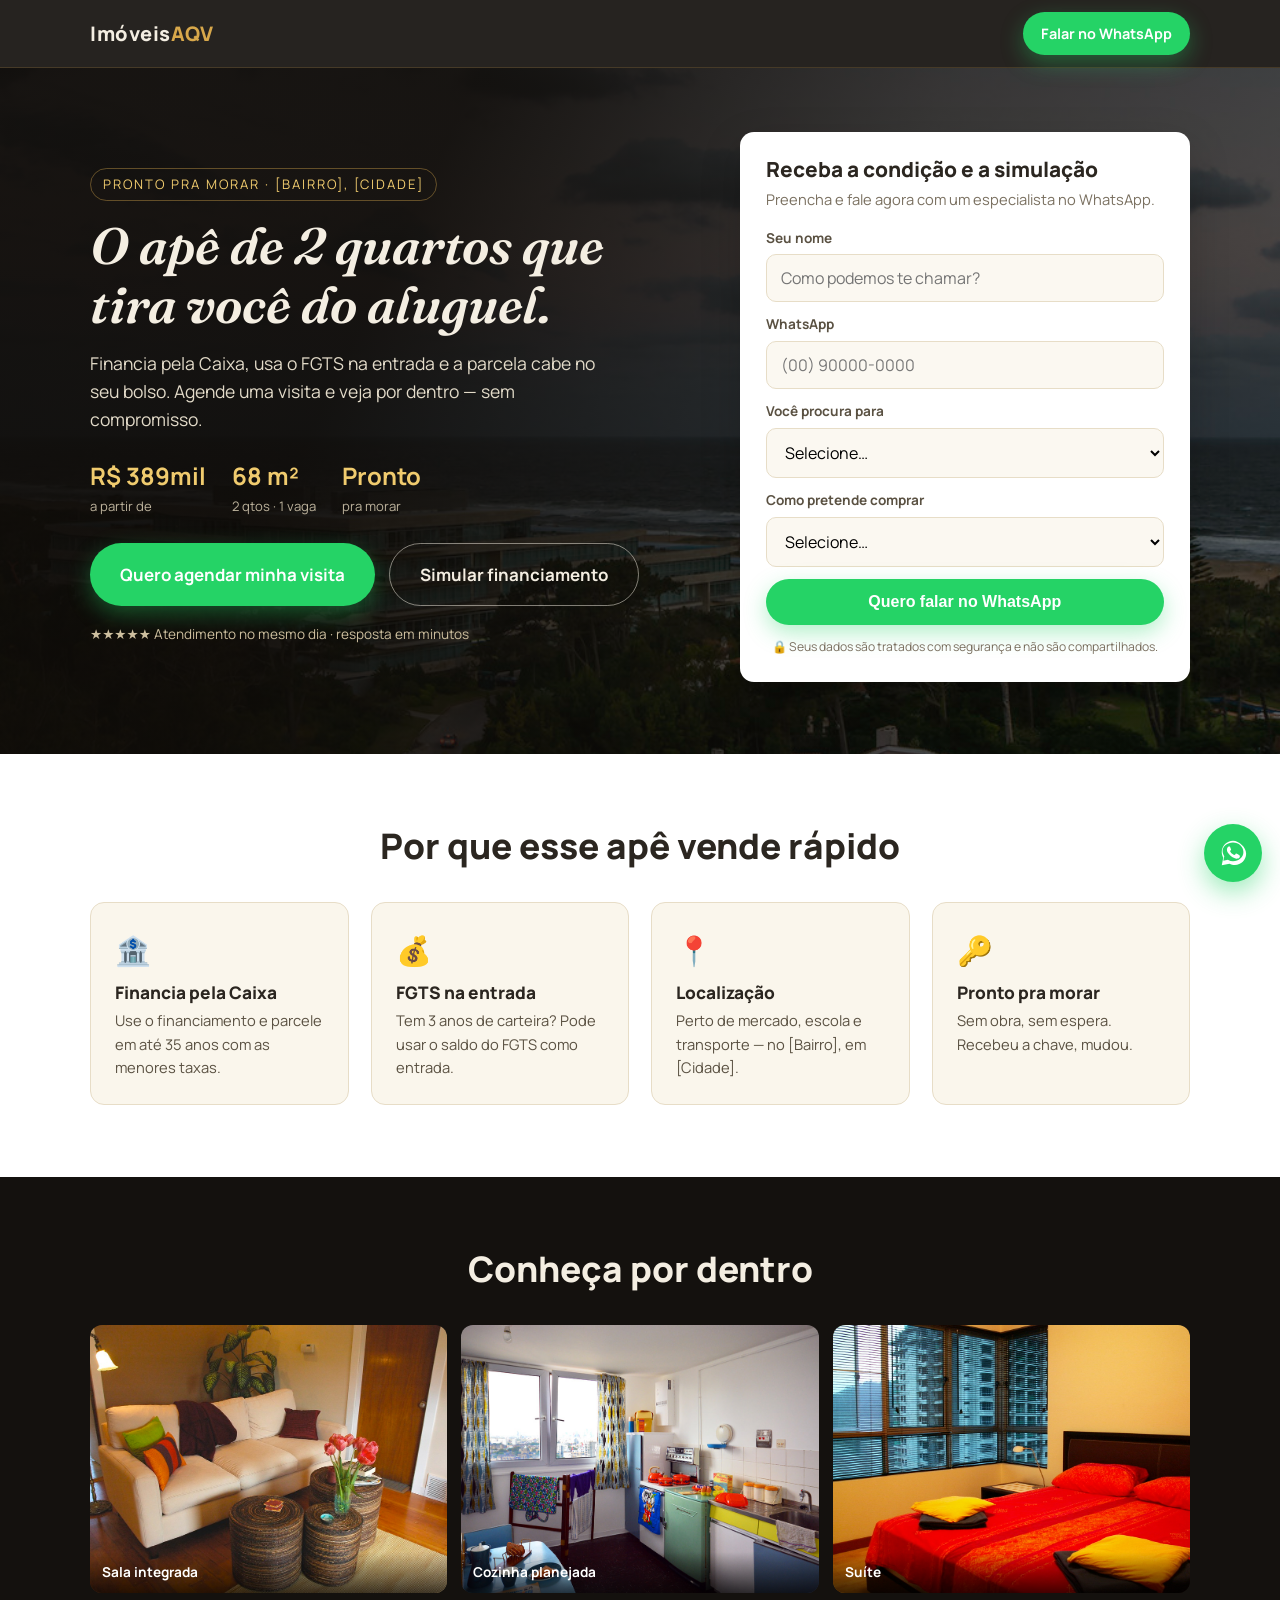
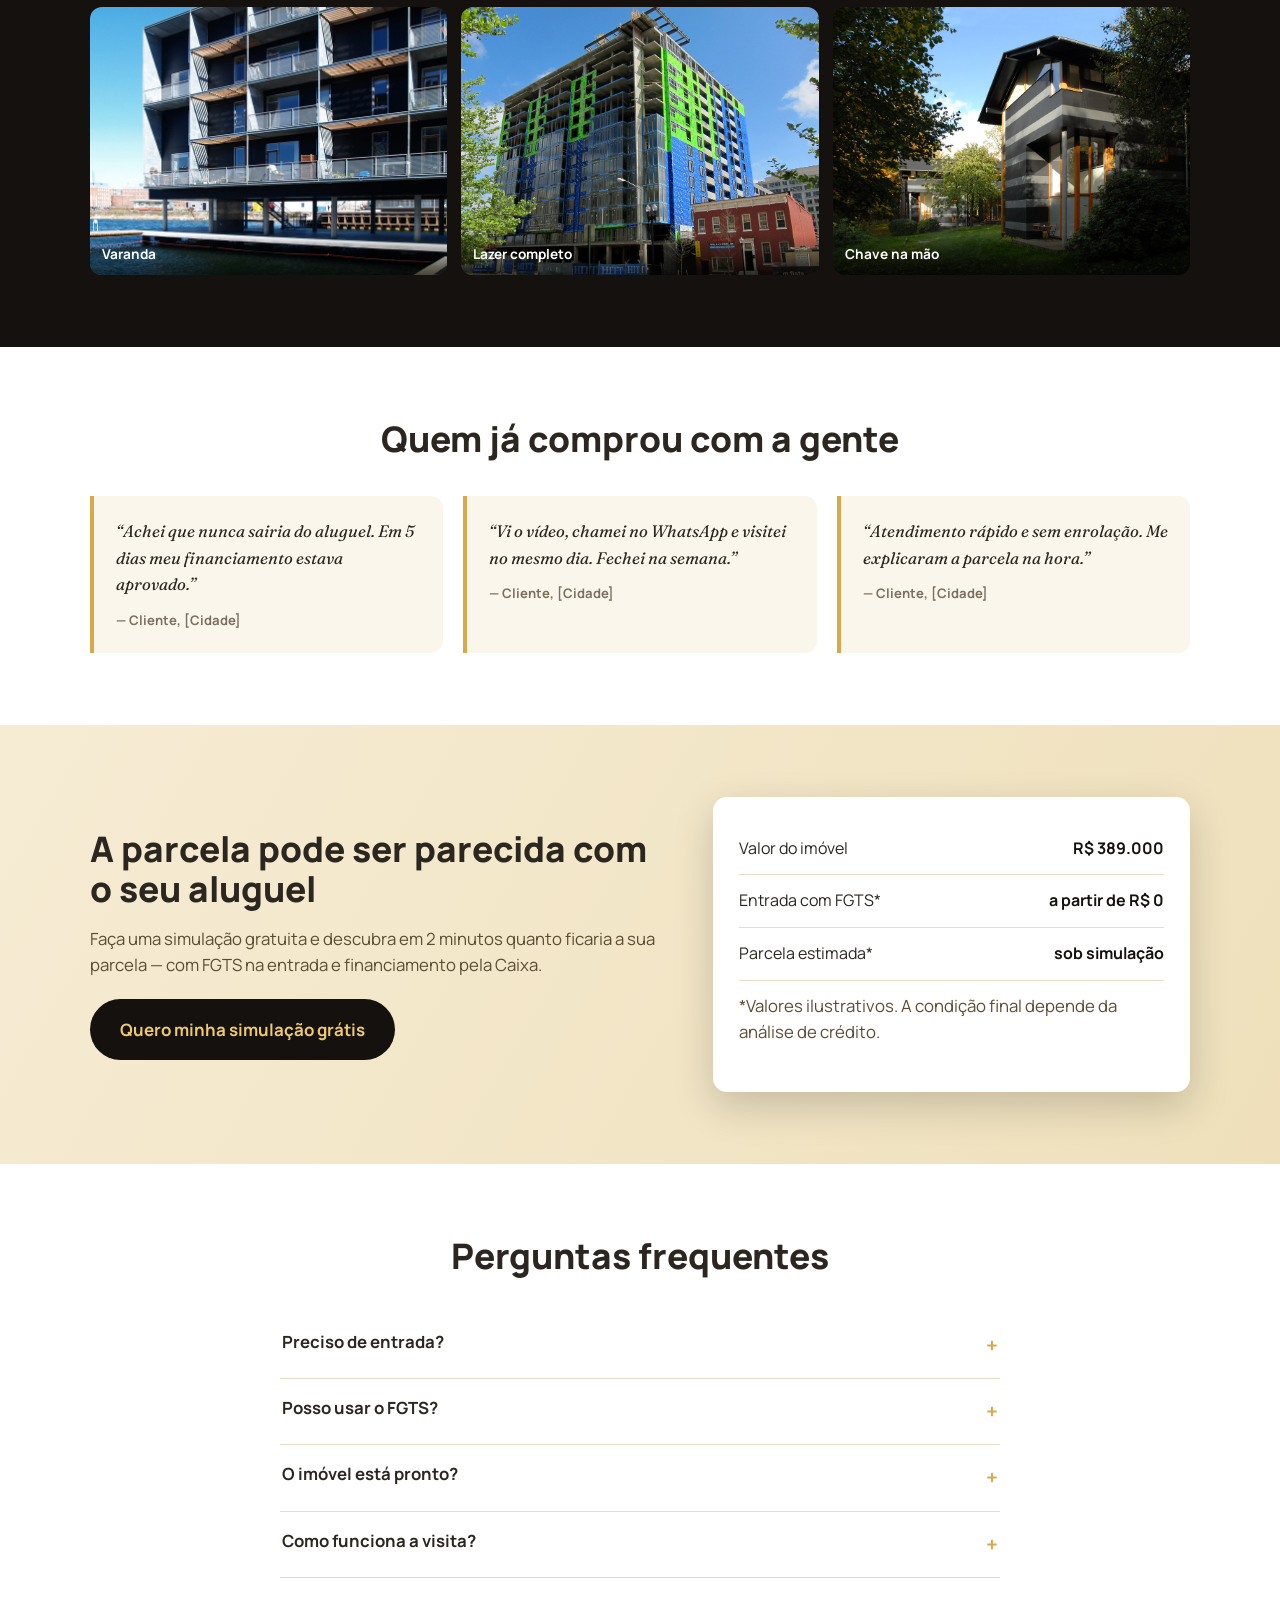
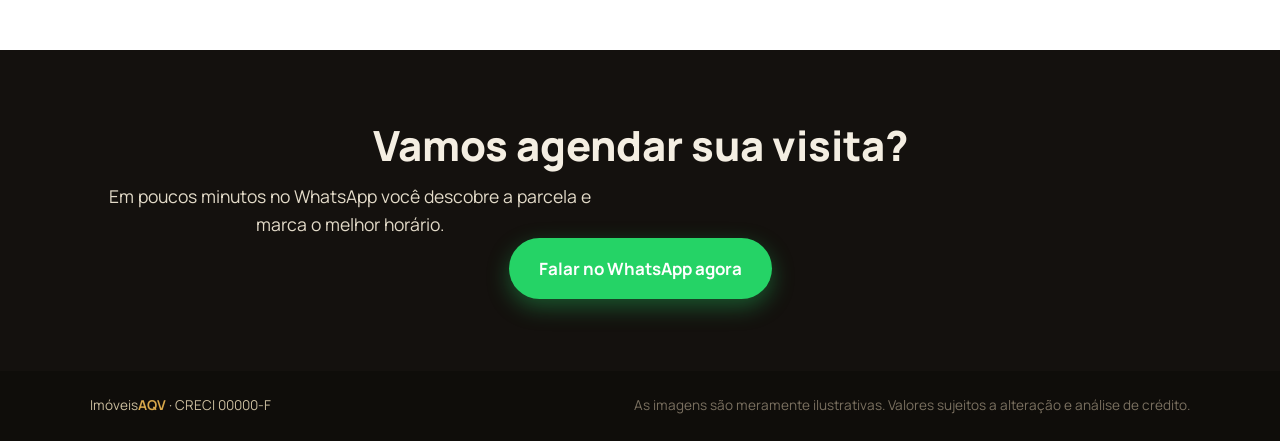
<file: 05-landing-automacoes/landing/index.html>
<!DOCTYPE html>
<html lang="pt-BR">
<head>
<meta charset="UTF-8">
<meta name="viewport" content="width=device-width, initial-scale=1.0">
<title>Apê 2 Quartos no [Bairro] — Pronto pra Morar | Imóveis AQV</title>
<meta name="description" content="Apartamento de 2 quartos no [Bairro], a partir de R$ 389 mil. Financia pela Caixa e usa o FGTS na entrada. Agende sua visita pelo WhatsApp.">
<!-- Open Graph -->
<meta property="og:title" content="Apê 2 Quartos no [Bairro] — Pronto pra Morar">
<meta property="og:description" content="A partir de R$ 389 mil. Financia + FGTS. Visita no mesmo dia.">
<meta property="og:type" content="website">
<link rel="preconnect" href="https://fonts.googleapis.com">
<link href="https://fonts.googleapis.com/css2?family=Manrope:wght@400;600;700;800&family=Fraunces:ital,opsz,wght@1,9..144,600&display=swap" rel="stylesheet">
<link rel="stylesheet" href="style.css">
<!--
  ┌────────────────────────────────────────────────────────────────┐
  │  CONFIGURE EM script.js:  CONFIG.phone (DDI+DDD+número)          │
  │  e CONFIG.formEndpoint (URL do seu CRM / webhook).              │
  │  Os parâmetros UTM da URL são capturados e enviados             │
  │  automaticamente para o WhatsApp e para o formulário.           │
  └────────────────────────────────────────────────────────────────┘
-->
</head>
<body>

<!-- ===== HEADER ===== -->
<header class="nav">
  <div class="wrap nav__in">
    <a class="brand" href="#topo">Imóveis<span>AQV</span></a>
    <a class="btn btn--wa btn--sm" data-wa data-msg="Oi! Vim pelo site e quero saber mais sobre o apê no [Bairro].">Falar no WhatsApp</a>
  </div>
</header>

<!-- ===== HERO ===== -->
<section class="hero" id="topo">
  <div class="hero__bg" style="background-image:url('assets/hero.jpg')"></div>
  <div class="wrap hero__grid">
    <div class="hero__copy">
      <span class="tagline">Pronto pra morar · [Bairro], [Cidade]</span>
      <h1>O apê de 2 quartos que tira você do aluguel.</h1>
      <p class="lead">Financia pela Caixa, usa o FGTS na entrada e a parcela cabe no seu bolso. Agende uma visita e veja por dentro — sem compromisso.</p>
      <ul class="specs">
        <li><b>R$ 389mil</b><span>a partir de</span></li>
        <li><b>68 m²</b><span>2 qtos · 1 vaga</span></li>
        <li><b>Pronto</b><span>pra morar</span></li>
      </ul>
      <div class="hero__cta">
        <a class="btn btn--wa btn--lg" data-wa data-msg="Oi! Vim pelo site. Quero ver o apê de 2 quartos no [Bairro] e simular o financiamento.">Quero agendar minha visita</a>
        <a class="btn btn--ghost btn--lg" href="#simulacao">Simular financiamento</a>
      </div>
      <p class="microtrust">★★★★★ Atendimento no mesmo dia · resposta em minutos</p>
    </div>

    <!-- FORM CARD -->
    <aside class="card form-card" id="form">
      <h3>Receba a condição e a simulação</h3>
      <p class="card__sub">Preencha e fale agora com um especialista no WhatsApp.</p>
      <form id="leadForm" novalidate>
        <label>Seu nome
          <input type="text" name="nome" required placeholder="Como podemos te chamar?">
        </label>
        <label>WhatsApp
          <input type="tel" name="telefone" required placeholder="(00) 90000-0000" inputmode="tel">
        </label>
        <label>Você procura para
          <select name="intencao" required>
            <option value="">Selecione…</option>
            <option>Morar</option>
            <option>Investir</option>
          </select>
        </label>
        <label>Como pretende comprar
          <select name="pagamento" required>
            <option value="">Selecione…</option>
            <option>Financiamento</option>
            <option>À vista</option>
            <option>Ainda não sei</option>
          </select>
        </label>
        <button type="submit" class="btn btn--wa btn--block">Quero falar no WhatsApp</button>
        <p class="form__err" id="formErr" hidden>Confira os campos destacados.</p>
        <p class="form__priv">🔒 Seus dados são tratados com segurança e não são compartilhados.</p>
      </form>
    </aside>
  </div>
</section>

<!-- ===== QUALIFICATIVOS ===== -->
<section class="sec">
  <div class="wrap">
    <h2 class="sec__title">Por que esse apê vende rápido</h2>
    <div class="feats">
      <div class="feat"><div class="feat__ic">🏦</div><h4>Financia pela Caixa</h4><p>Use o financiamento e parcele em até 35 anos com as menores taxas.</p></div>
      <div class="feat"><div class="feat__ic">💰</div><h4>FGTS na entrada</h4><p>Tem 3 anos de carteira? Pode usar o saldo do FGTS como entrada.</p></div>
      <div class="feat"><div class="feat__ic">📍</div><h4>Localização</h4><p>Perto de mercado, escola e transporte — no [Bairro], em [Cidade].</p></div>
      <div class="feat"><div class="feat__ic">🔑</div><h4>Pronto pra morar</h4><p>Sem obra, sem espera. Recebeu a chave, mudou.</p></div>
    </div>
  </div>
</section>

<!-- ===== GALERIA ===== -->
<section class="sec sec--dark">
  <div class="wrap">
    <h2 class="sec__title">Conheça por dentro</h2>
    <div class="gallery">
      <figure><img loading="lazy" src="assets/g1.jpg" alt="Sala integrada"><figcaption>Sala integrada</figcaption></figure>
      <figure><img loading="lazy" src="assets/g2.jpg" alt="Cozinha"><figcaption>Cozinha planejada</figcaption></figure>
      <figure><img loading="lazy" src="assets/g3.jpg" alt="Quarto"><figcaption>Suíte</figcaption></figure>
      <figure><img loading="lazy" src="assets/g4.jpg" alt="Varanda"><figcaption>Varanda</figcaption></figure>
      <figure><img loading="lazy" src="assets/g5.jpg" alt="Lazer"><figcaption>Lazer completo</figcaption></figure>
      <figure><img loading="lazy" src="assets/g6.jpg" alt="Chaves"><figcaption>Chave na mão</figcaption></figure>
    </div>
  </div>
</section>

<!-- ===== PROVA SOCIAL ===== -->
<section class="sec">
  <div class="wrap">
    <h2 class="sec__title">Quem já comprou com a gente</h2>
    <div class="quotes">
      <blockquote>“Achei que nunca sairia do aluguel. Em 5 dias meu financiamento estava aprovado.”<cite>— Cliente, [Cidade]</cite></blockquote>
      <blockquote>“Vi o vídeo, chamei no WhatsApp e visitei no mesmo dia. Fechei na semana.”<cite>— Cliente, [Cidade]</cite></blockquote>
      <blockquote>“Atendimento rápido e sem enrolação. Me explicaram a parcela na hora.”<cite>— Cliente, [Cidade]</cite></blockquote>
    </div>
  </div>
</section>

<!-- ===== SIMULAÇÃO / CONDIÇÃO ===== -->
<section class="sec sec--gold" id="simulacao">
  <div class="wrap band">
    <div>
      <h2 class="sec__title sec__title--left">A parcela pode ser parecida com o seu aluguel</h2>
      <p>Faça uma simulação gratuita e descubra em 2 minutos quanto ficaria a sua parcela — com FGTS na entrada e financiamento pela Caixa.</p>
      <a class="btn btn--dark btn--lg" data-wa data-msg="Oi! Quero simular o financiamento do apê no [Bairro]. Pode me ajudar?">Quero minha simulação grátis</a>
    </div>
    <div class="band__box">
      <div class="band__row"><span>Valor do imóvel</span><b>R$ 389.000</b></div>
      <div class="band__row"><span>Entrada com FGTS*</span><b>a partir de R$ 0</b></div>
      <div class="band__row"><span>Parcela estimada*</span><b>sob simulação</b></div>
      <p class="band__note">*Valores ilustrativos. A condição final depende da análise de crédito.</p>
    </div>
  </div>
</section>

<!-- ===== FAQ ===== -->
<section class="sec">
  <div class="wrap wrap--narrow">
    <h2 class="sec__title">Perguntas frequentes</h2>
    <details><summary>Preciso de entrada?</summary><p>Em muitos casos o FGTS cobre a entrada. Fazemos a simulação e te mostramos a melhor condição.</p></details>
    <details><summary>Posso usar o FGTS?</summary><p>Sim, se você tem 3 anos de carteira assinada (somados) e não possui imóvel registrado. Confirmamos isso na conversa.</p></details>
    <details><summary>O imóvel está pronto?</summary><p>Sim, pronto pra morar. Você pode visitar e, aprovado o financiamento, receber a chave.</p></details>
    <details><summary>Como funciona a visita?</summary><p>Você agenda pelo WhatsApp e visitamos no horário que for melhor pra você — muitas vezes no mesmo dia.</p></details>
  </div>
</section>

<!-- ===== CTA FINAL ===== -->
<section class="sec sec--cta">
  <div class="wrap center">
    <h2>Vamos agendar sua visita?</h2>
    <p class="lead">Em poucos minutos no WhatsApp você descobre a parcela e marca o melhor horário.</p>
    <a class="btn btn--wa btn--lg" data-wa data-msg="Oi! Quero agendar uma visita ao apê de 2 quartos no [Bairro].">Falar no WhatsApp agora</a>
  </div>
</section>

<footer class="foot">
  <div class="wrap foot__in">
    <span>Imóveis<b>AQV</b> · CRECI 00000-F</span>
    <span class="foot__leg">As imagens são meramente ilustrativas. Valores sujeitos a alteração e análise de crédito.</span>
  </div>
</footer>

<!-- FLOATING WHATSAPP -->
<a class="wa-float" data-wa data-msg="Oi! Vim pelo site e quero saber mais sobre o apê no [Bairro]." aria-label="Falar no WhatsApp">
  <svg viewBox="0 0 32 32" width="30" height="30" fill="#fff"><path d="M16 3C9.4 3 4 8.4 4 15c0 2.1.6 4.2 1.6 6L4 29l8.2-1.6c1.7.9 3.7 1.4 5.8 1.4 6.6 0 12-5.4 12-12S22.6 3 16 3zm0 21.8c-1.8 0-3.5-.5-5-1.4l-.4-.2-4.9 1 1-4.7-.3-.5c-1-1.6-1.5-3.4-1.5-5.3C4.9 9.4 9.9 4.9 16 4.9S27.1 9.4 27.1 15 22.1 24.8 16 24.8zm5.7-7.3c-.3-.2-1.8-.9-2.1-1-.3-.1-.5-.2-.7.2s-.8 1-1 1.2c-.2.2-.4.2-.7.1-.3-.2-1.3-.5-2.5-1.5-.9-.8-1.5-1.8-1.7-2.1-.2-.3 0-.5.1-.7l.5-.6c.2-.2.2-.4.3-.6.1-.2 0-.4 0-.6l-1-2.3c-.2-.6-.5-.5-.7-.5h-.6c-.2 0-.6.1-.9.4-.3.3-1.2 1.2-1.2 2.9s1.2 3.4 1.4 3.6c.2.2 2.4 3.7 5.9 5.1.8.4 1.5.6 2 .7.8.3 1.6.2 2.2.1.7-.1 1.8-.7 2.1-1.5.3-.7.3-1.4.2-1.5-.1-.2-.3-.3-.6-.4z"/></svg>
</a>

<script src="script.js"></script>
</body>
</html>
</file>
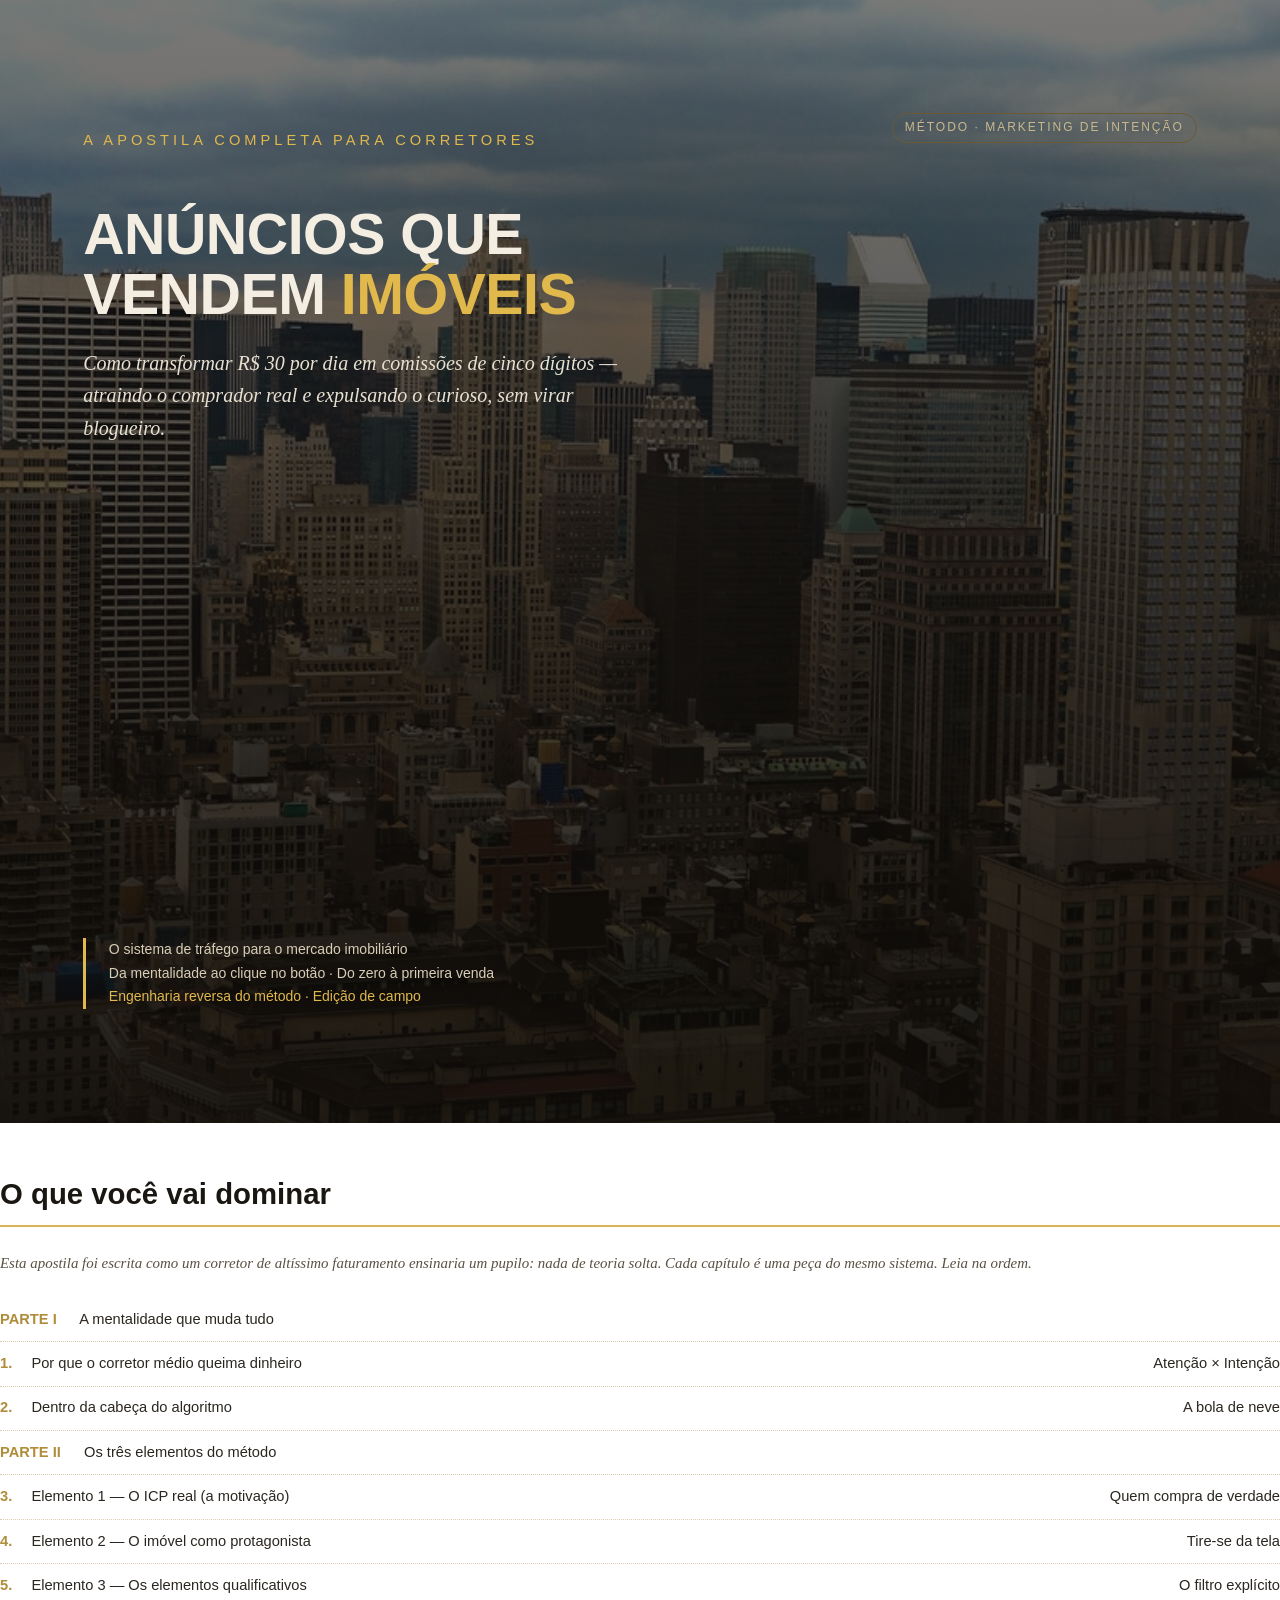
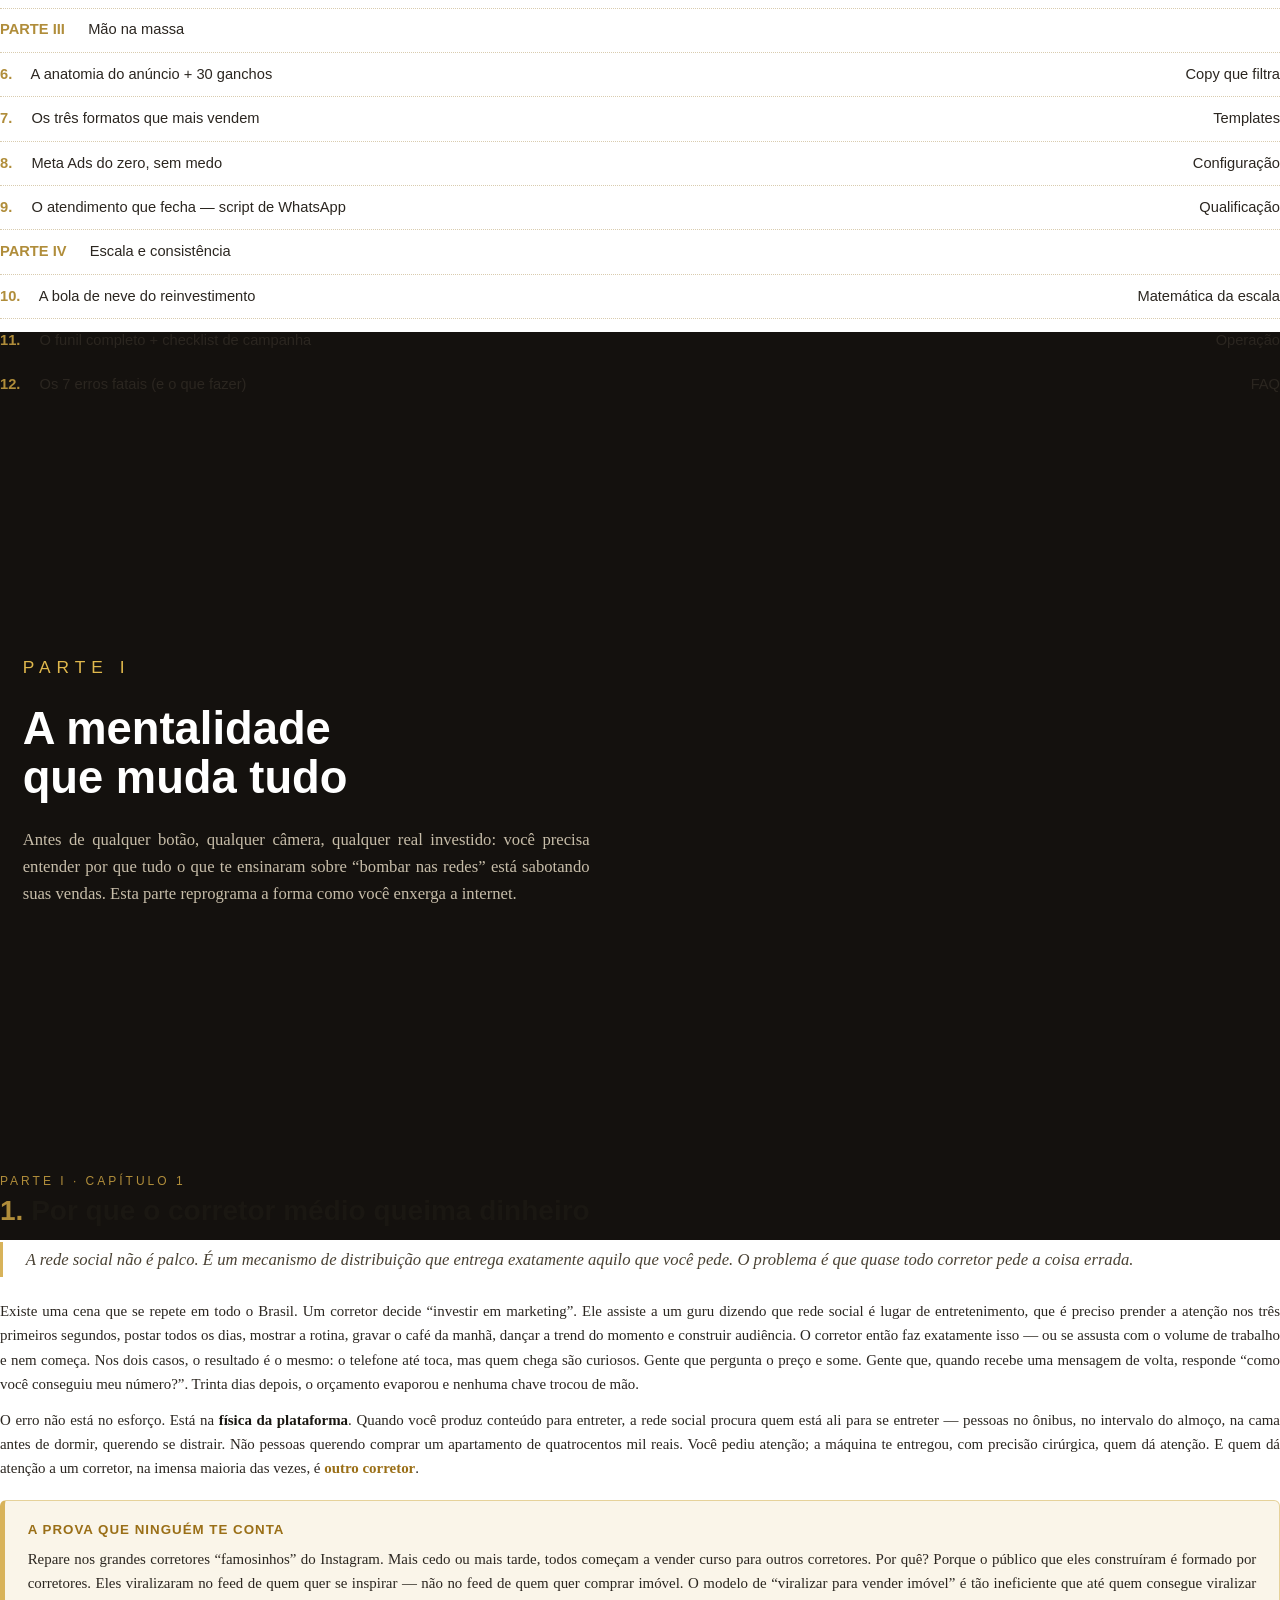
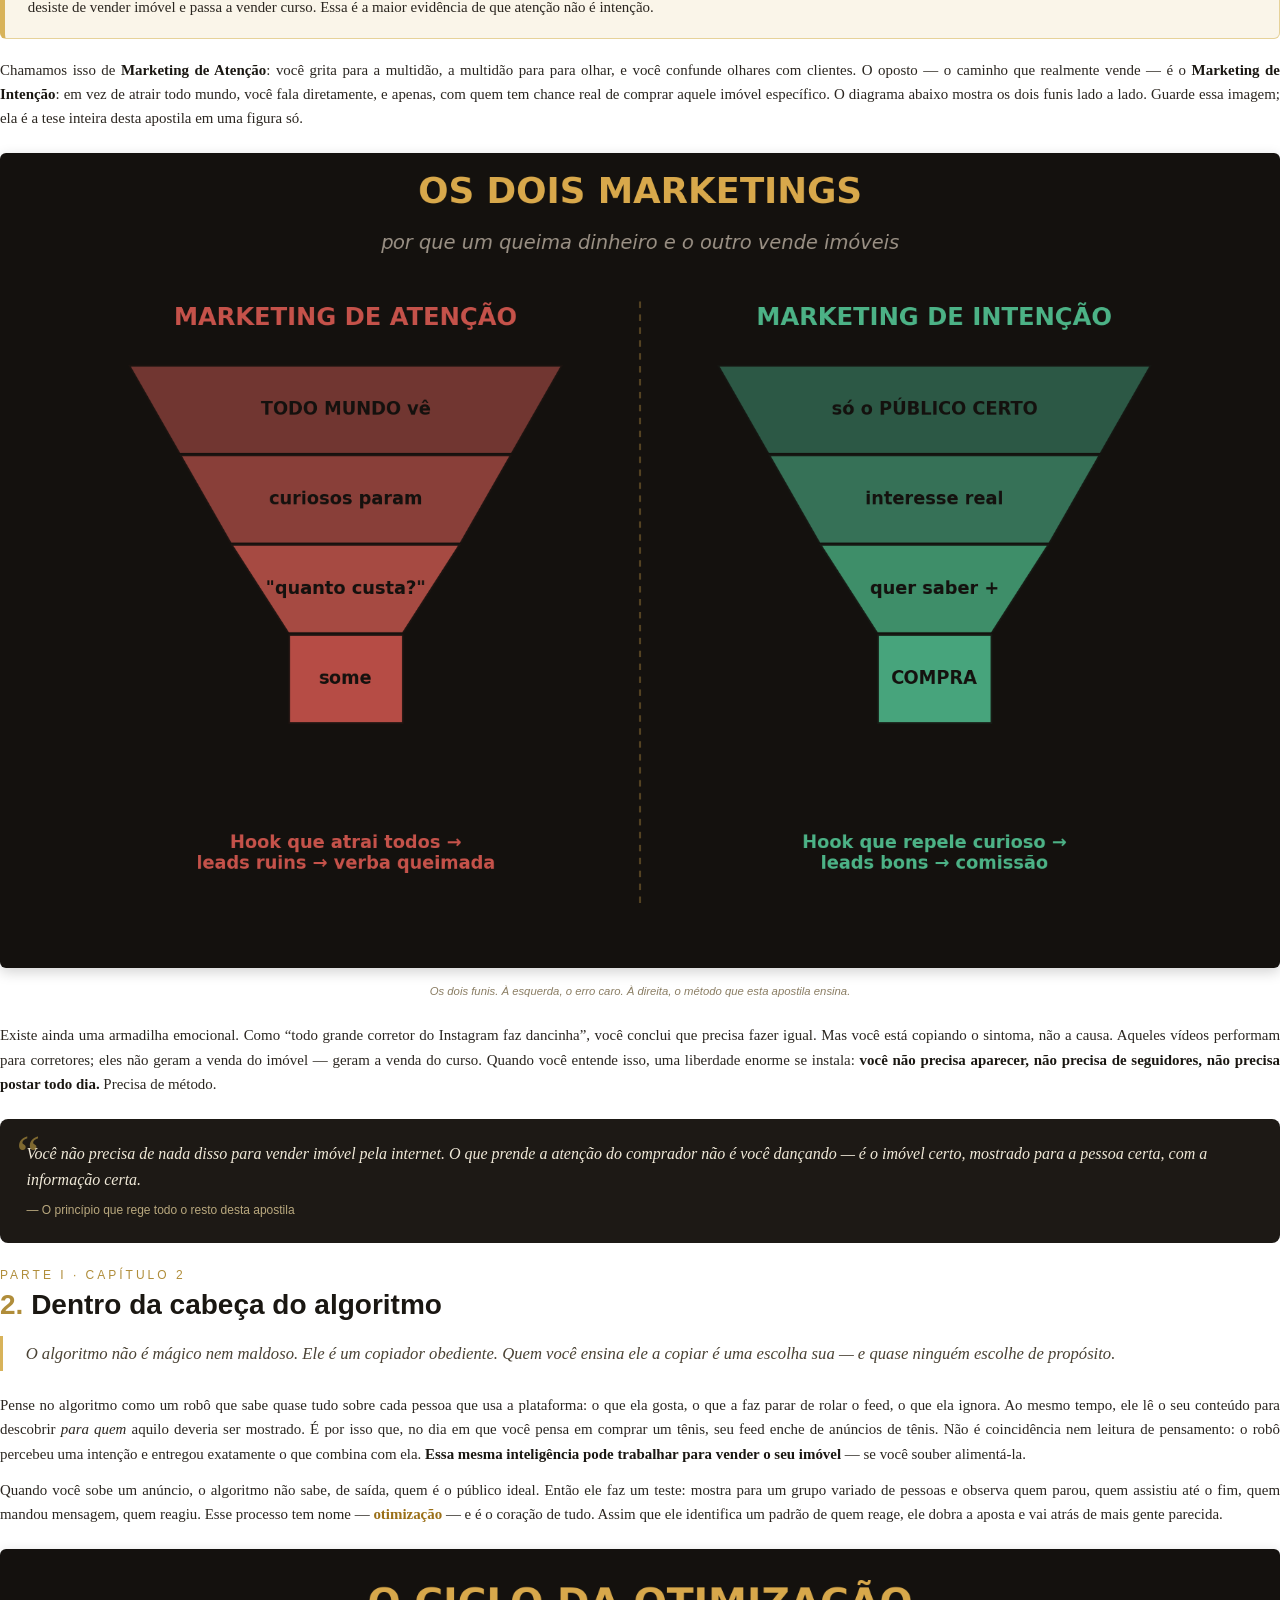
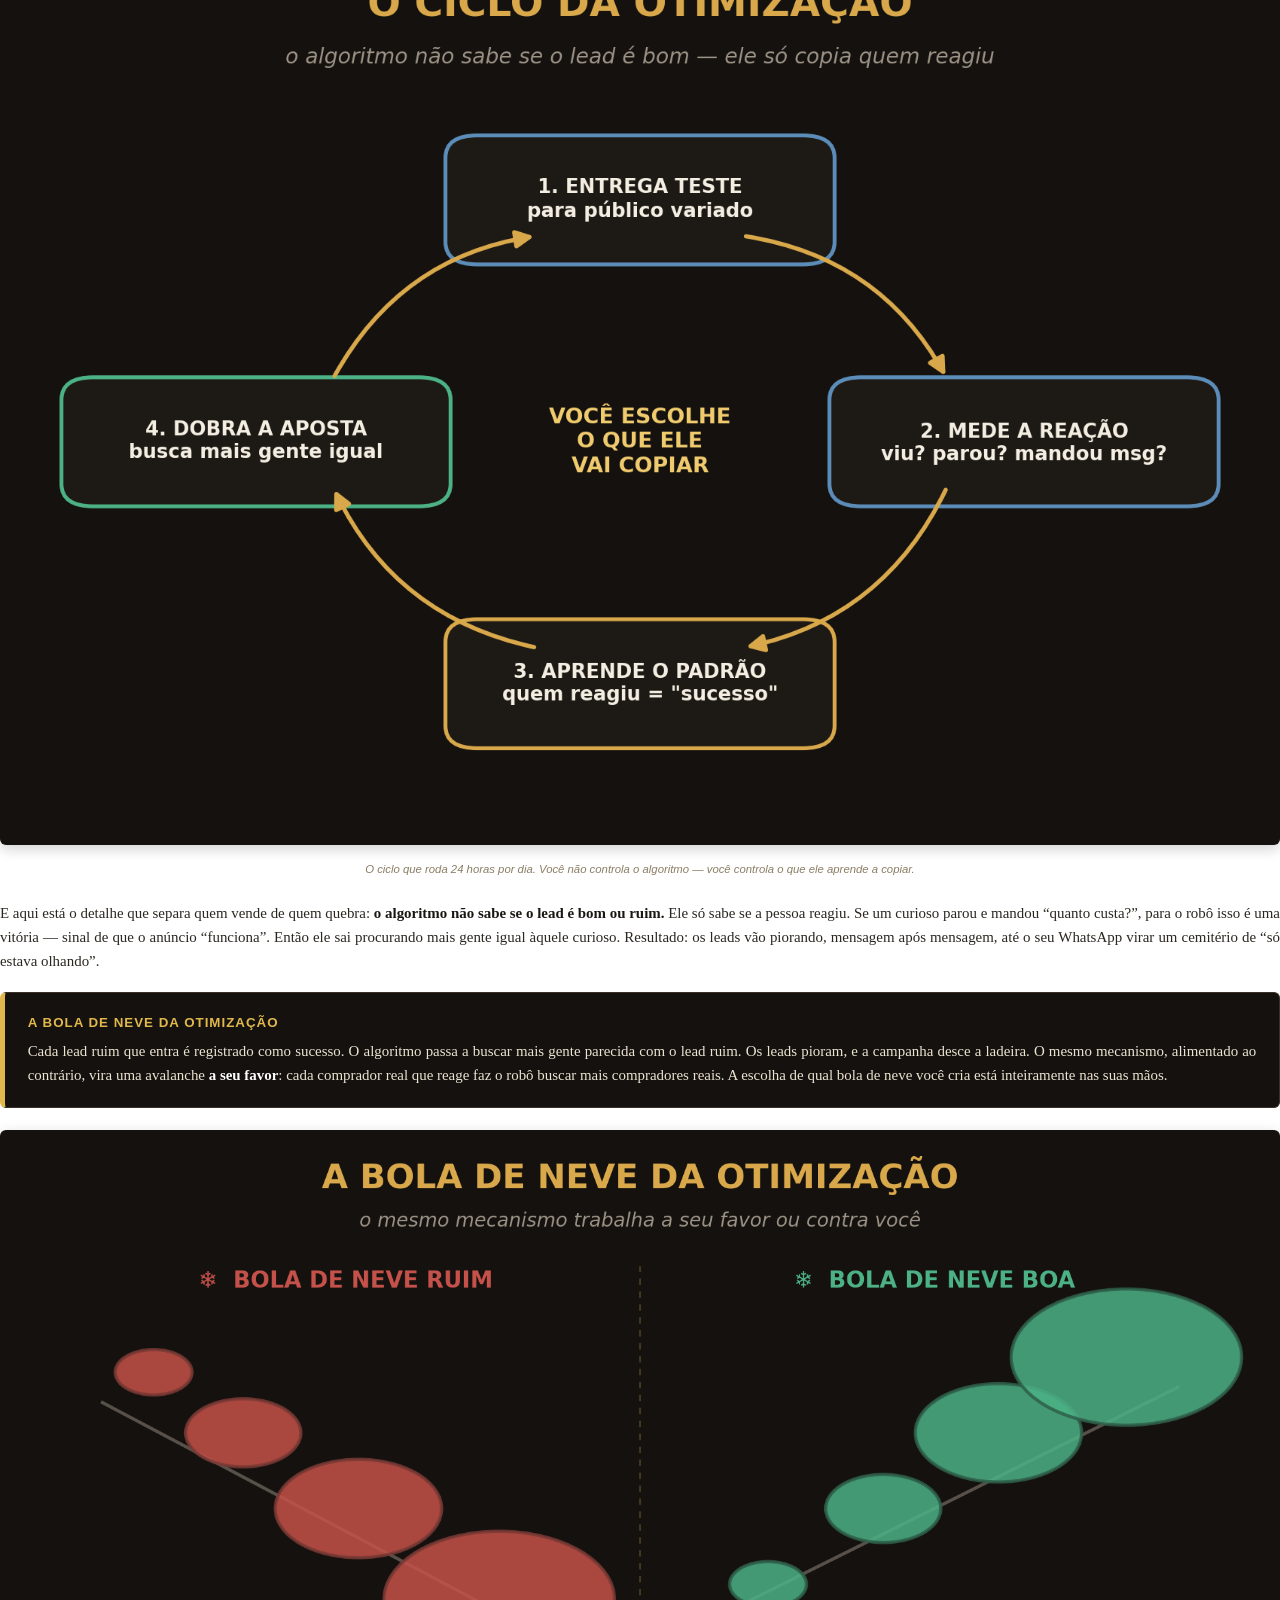
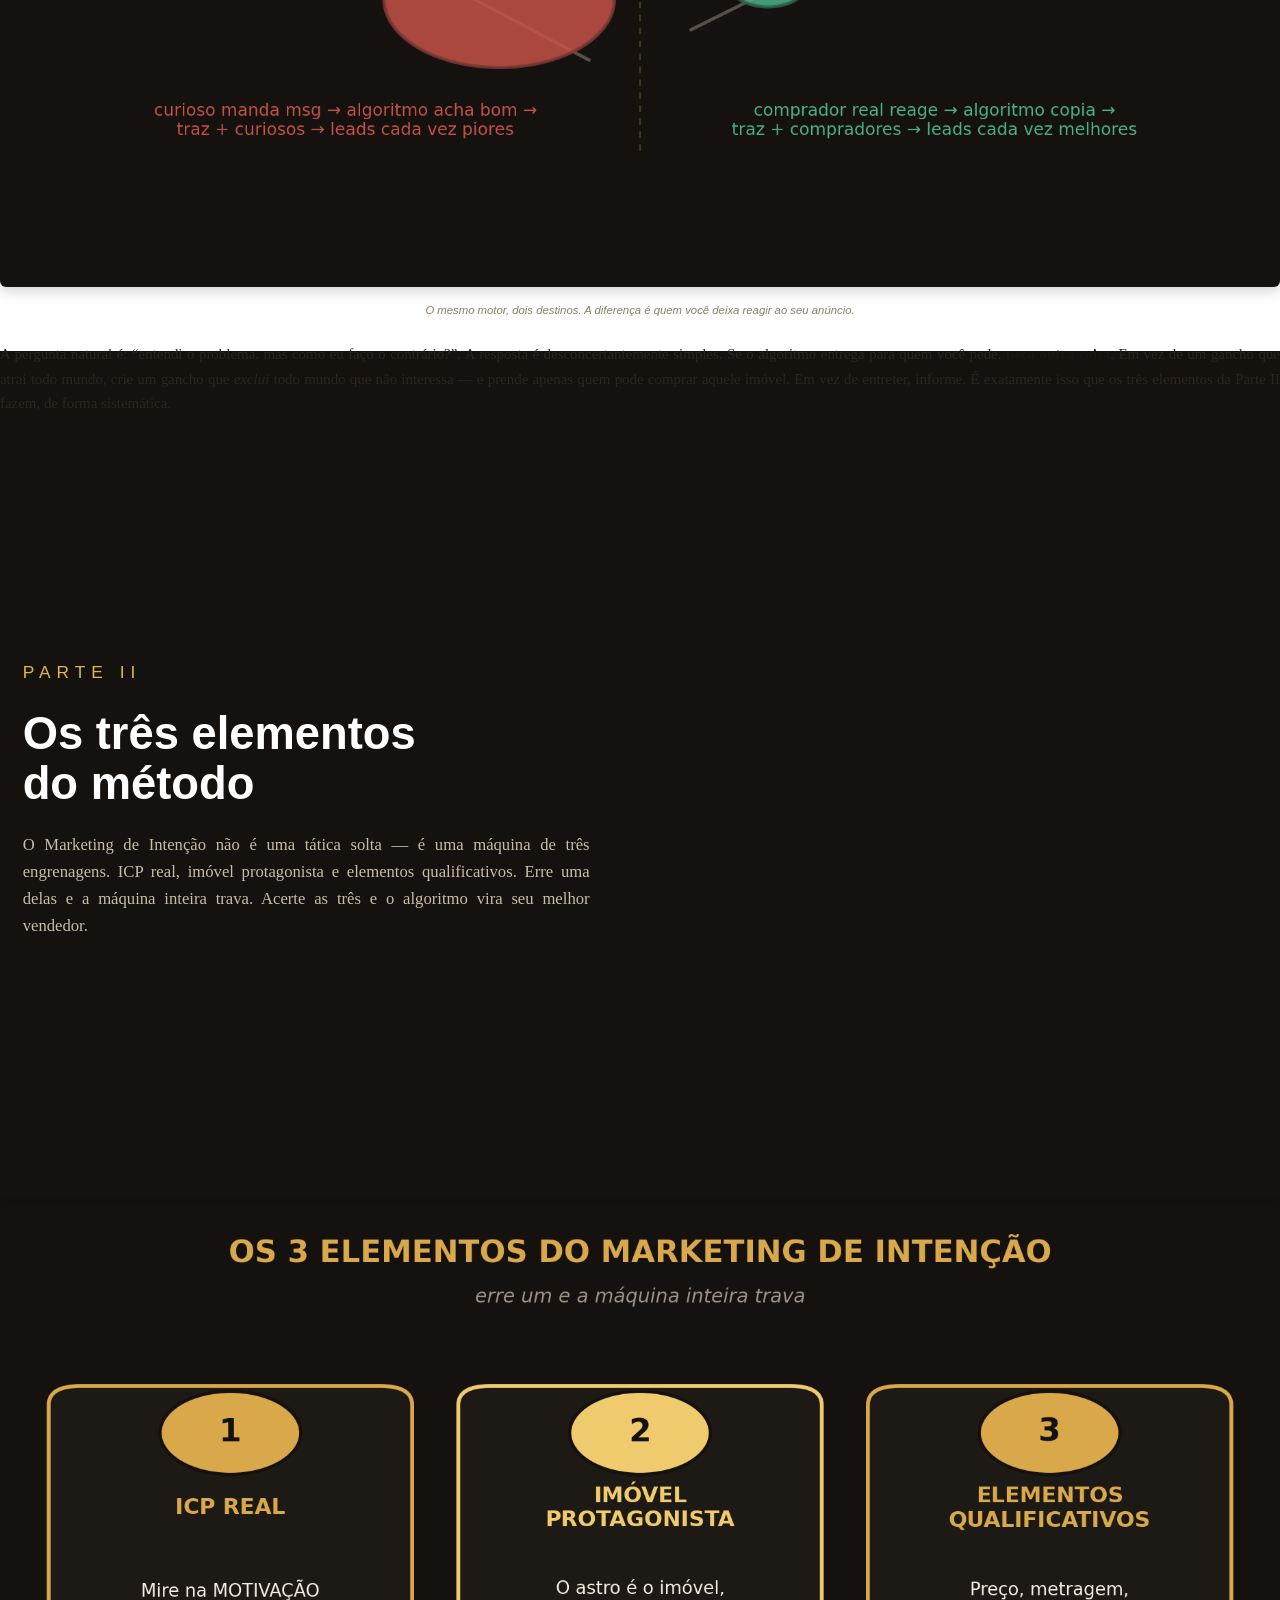
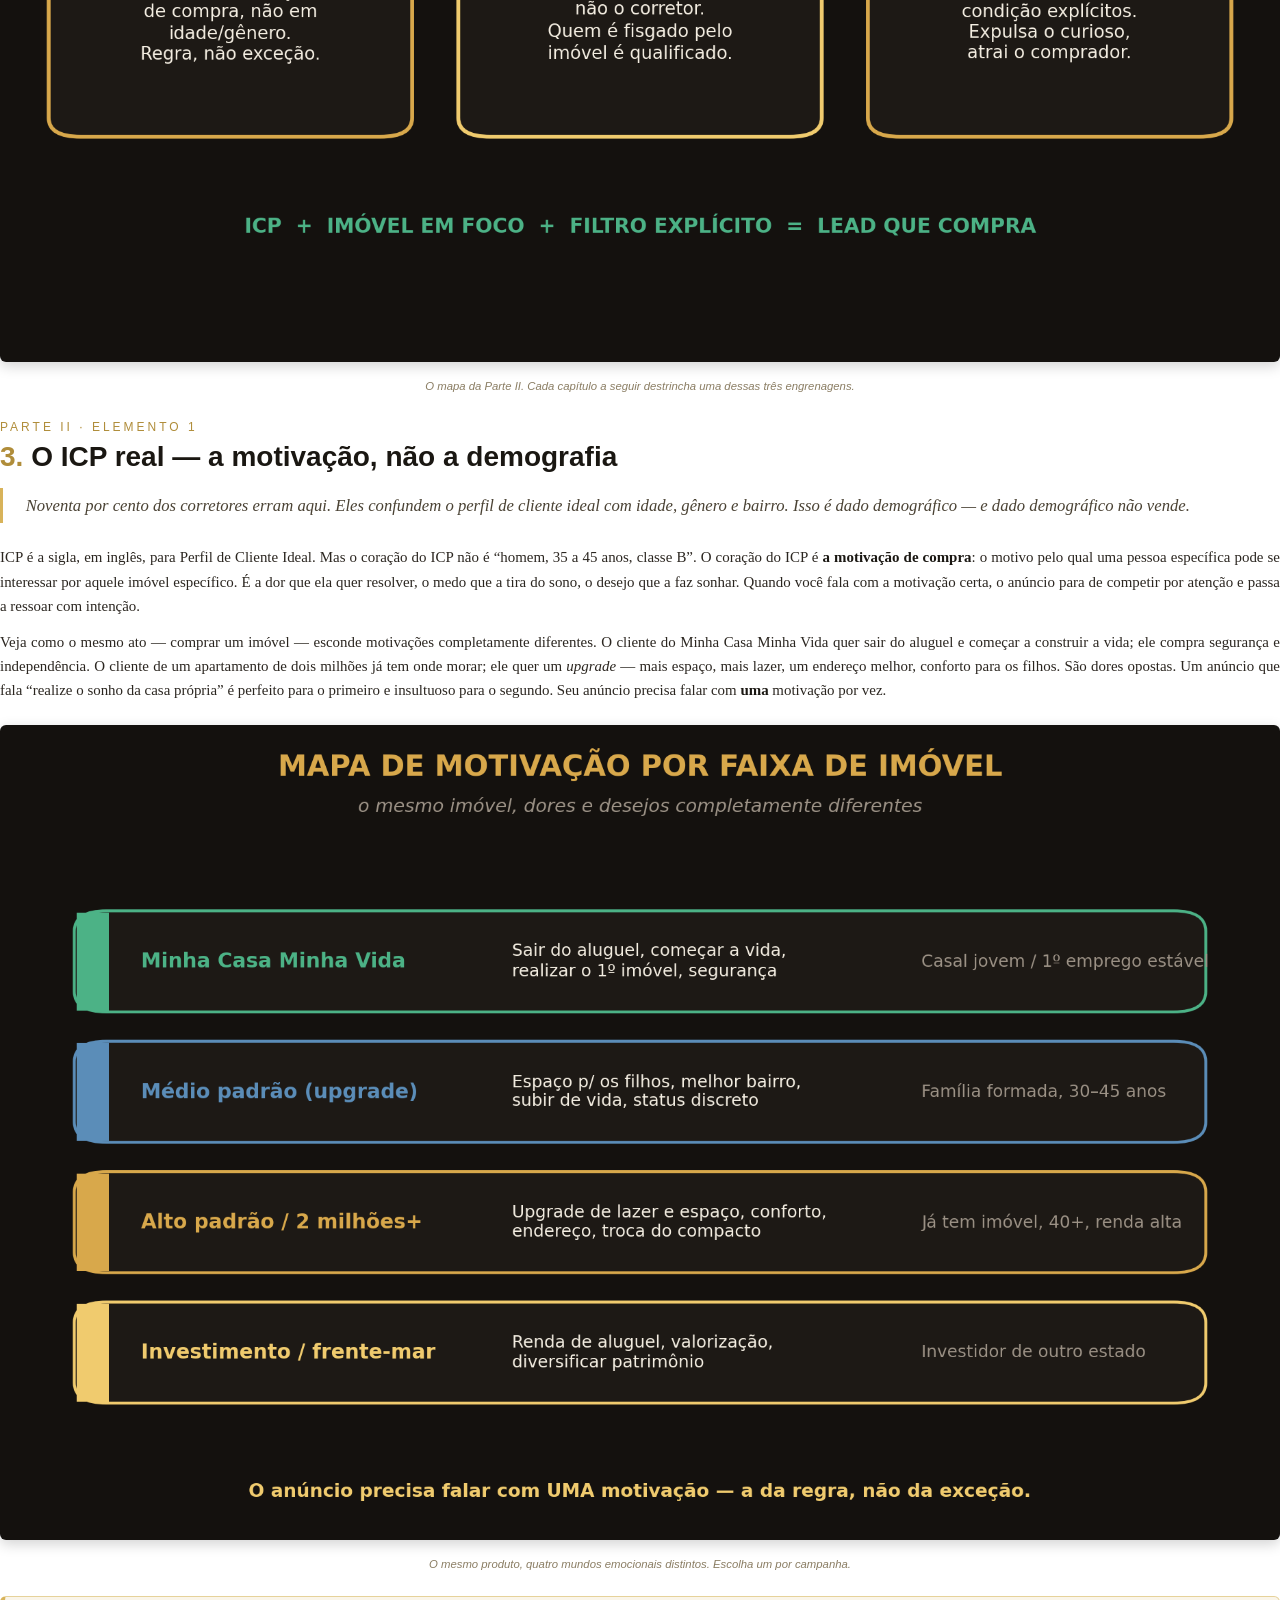
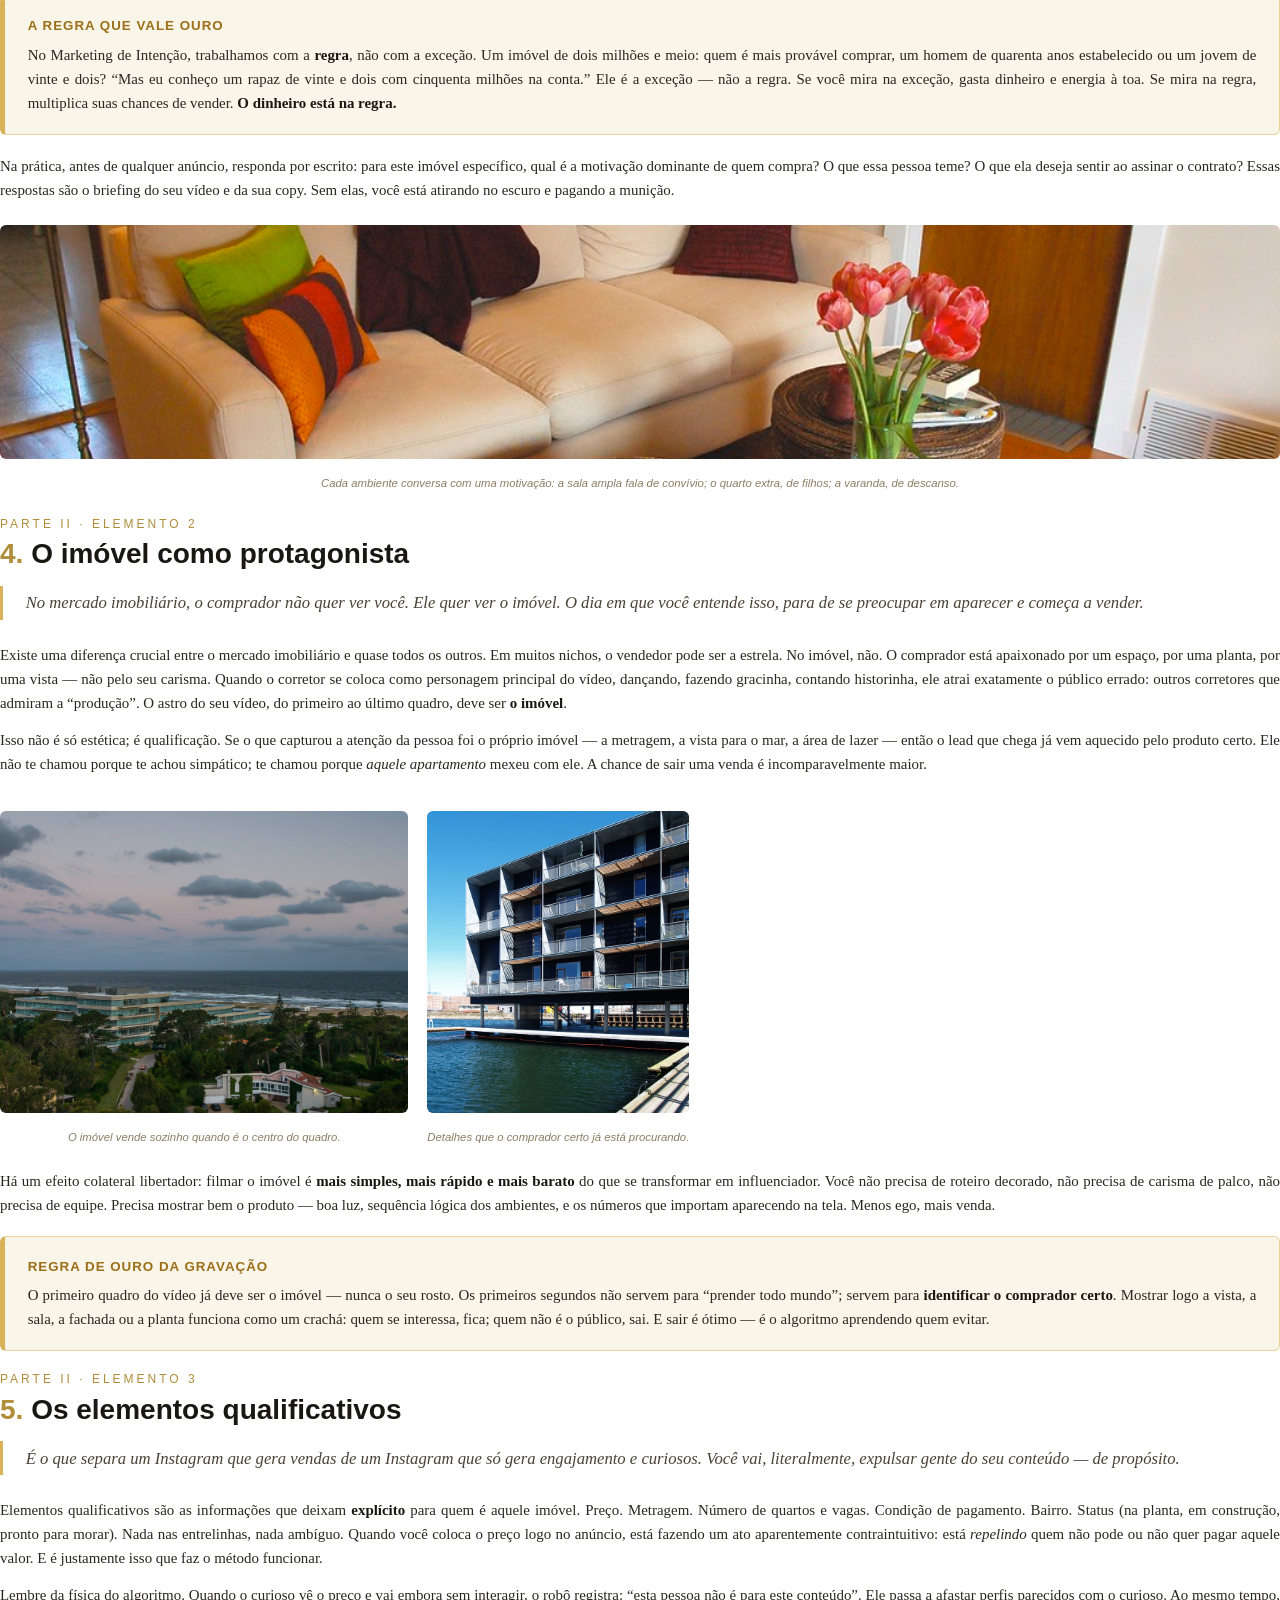
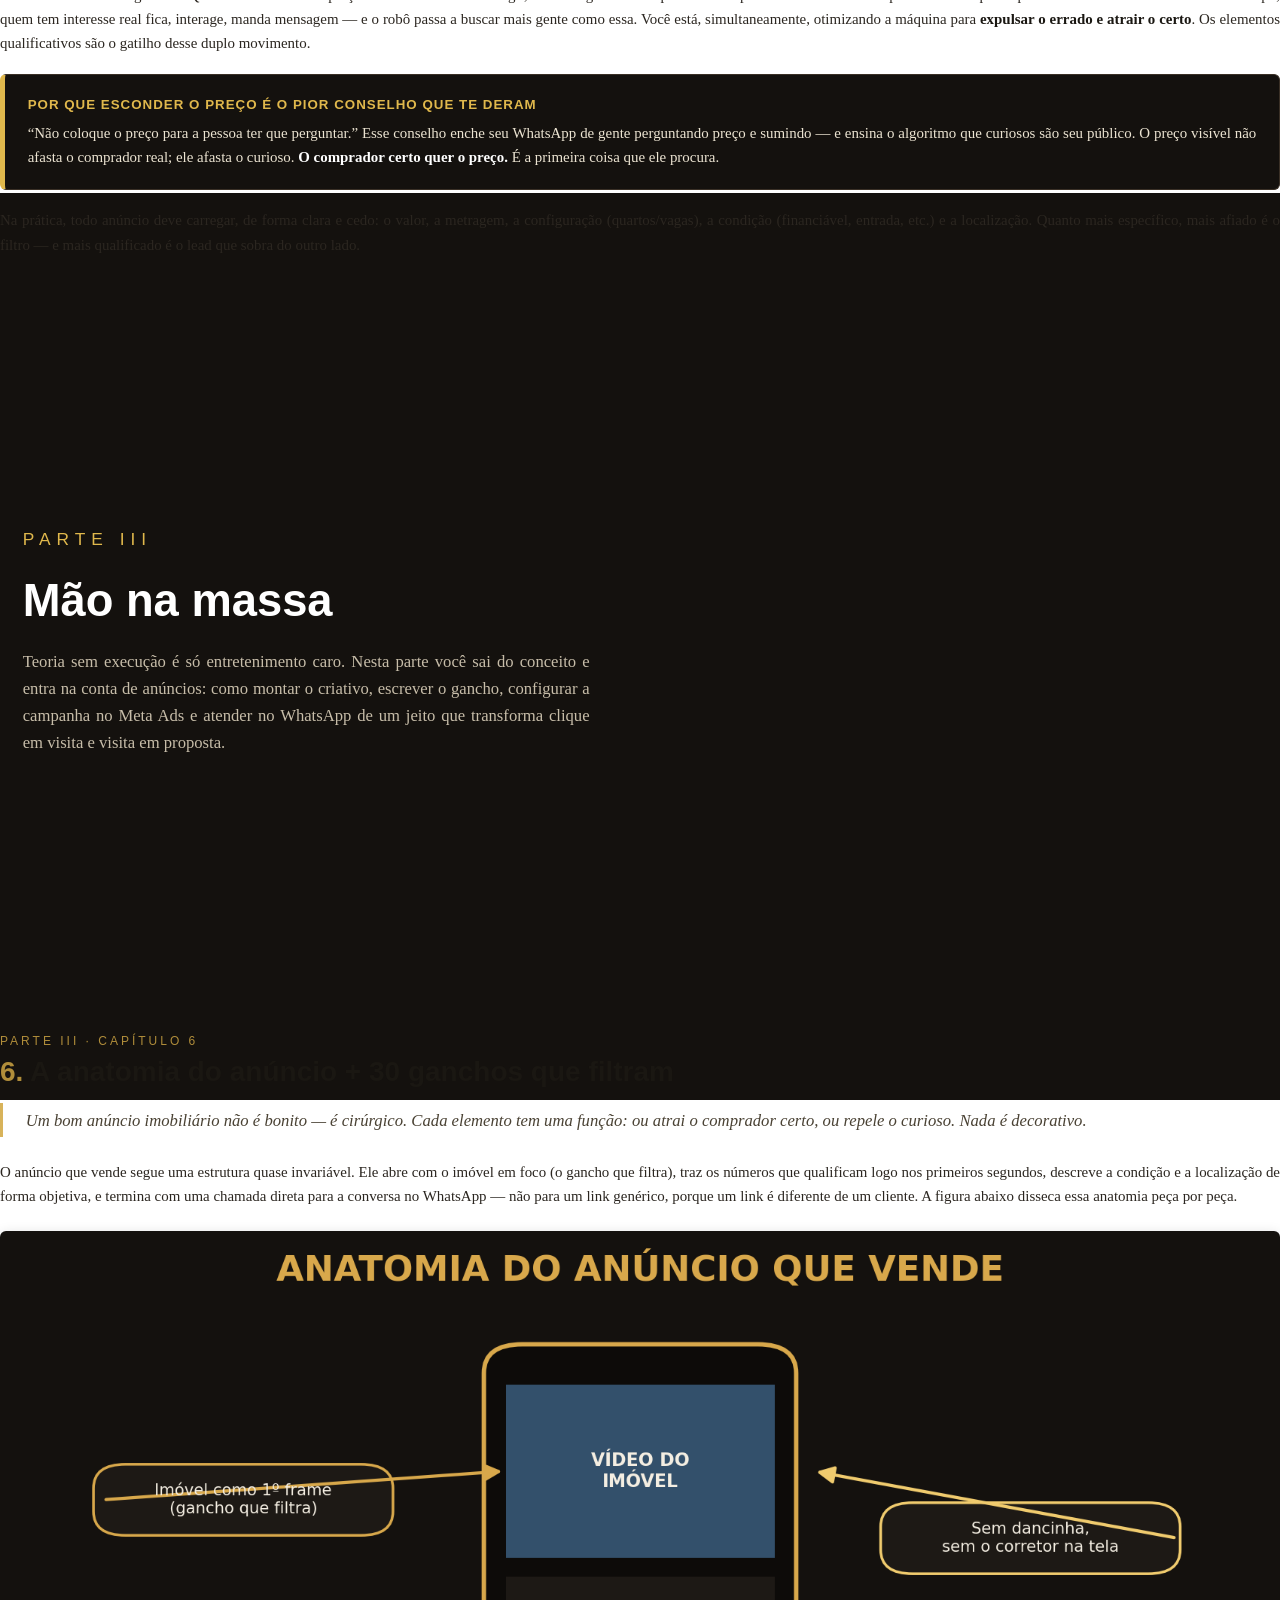
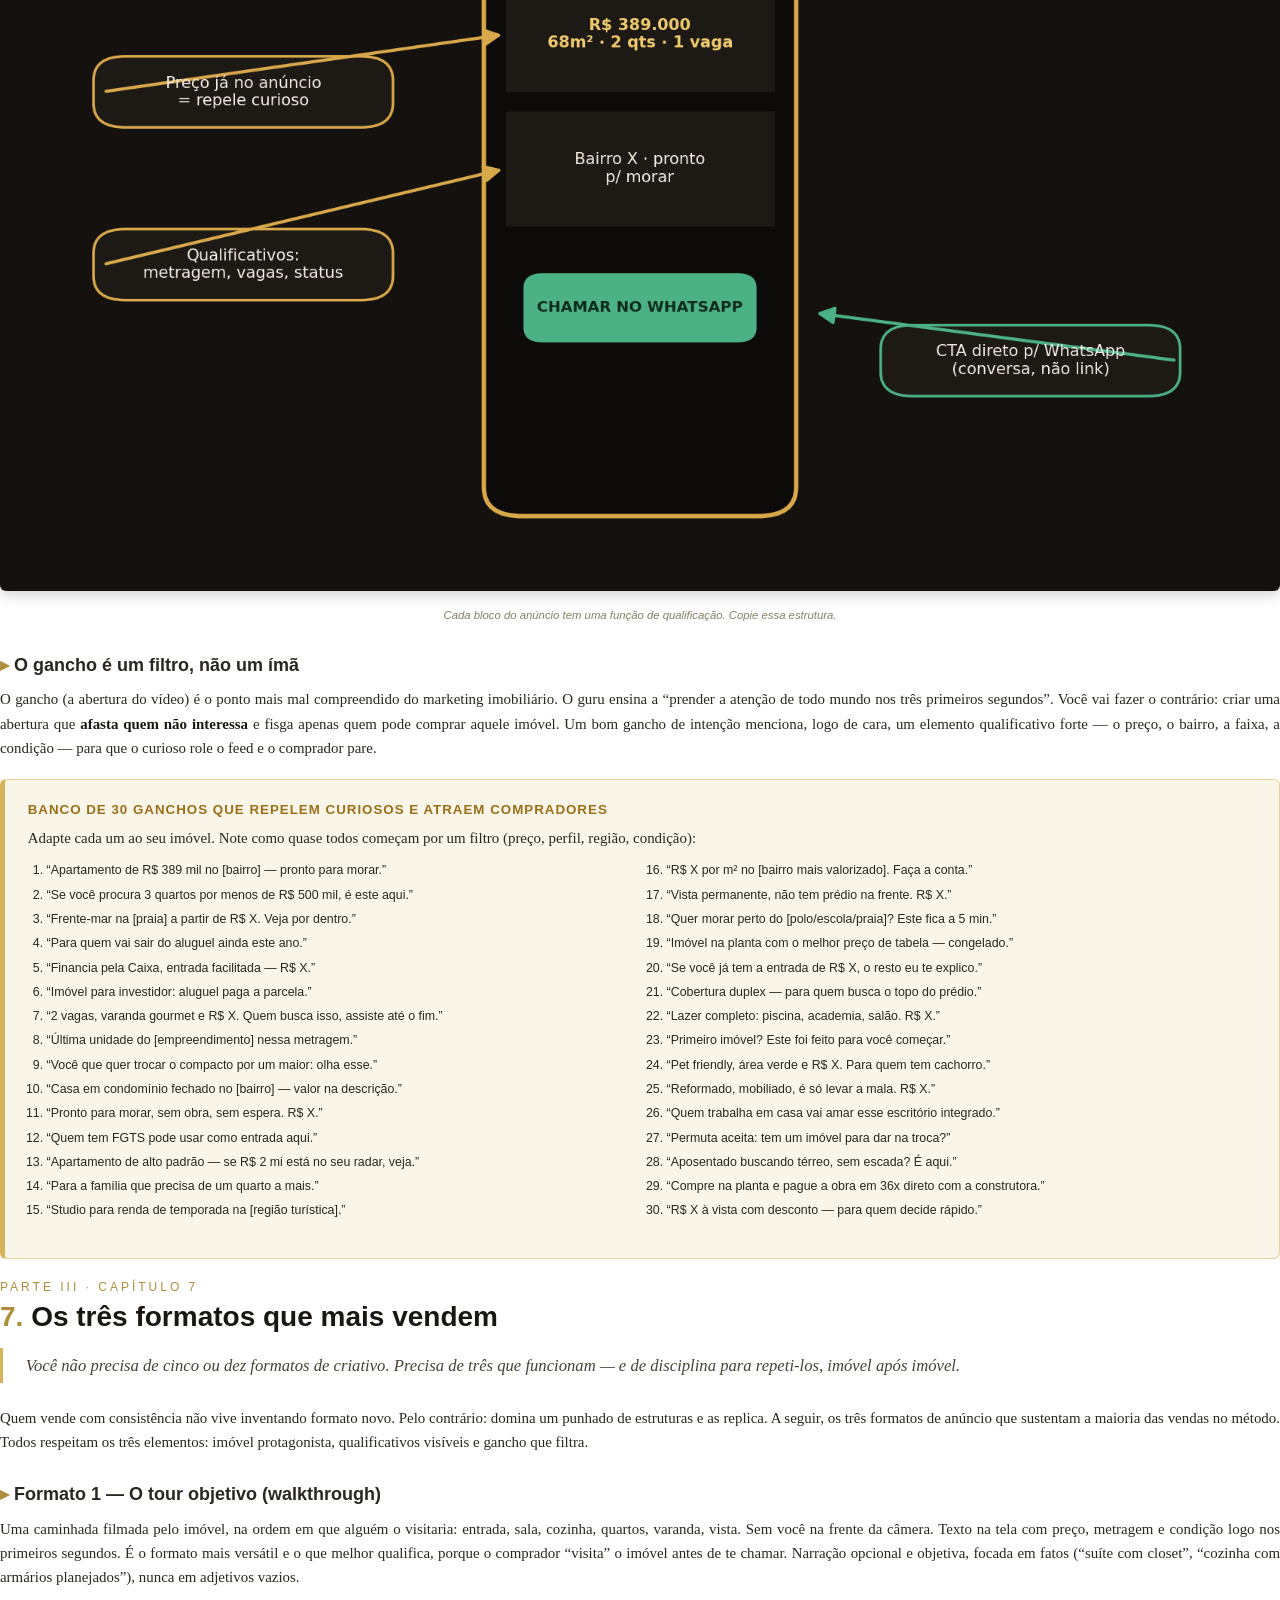
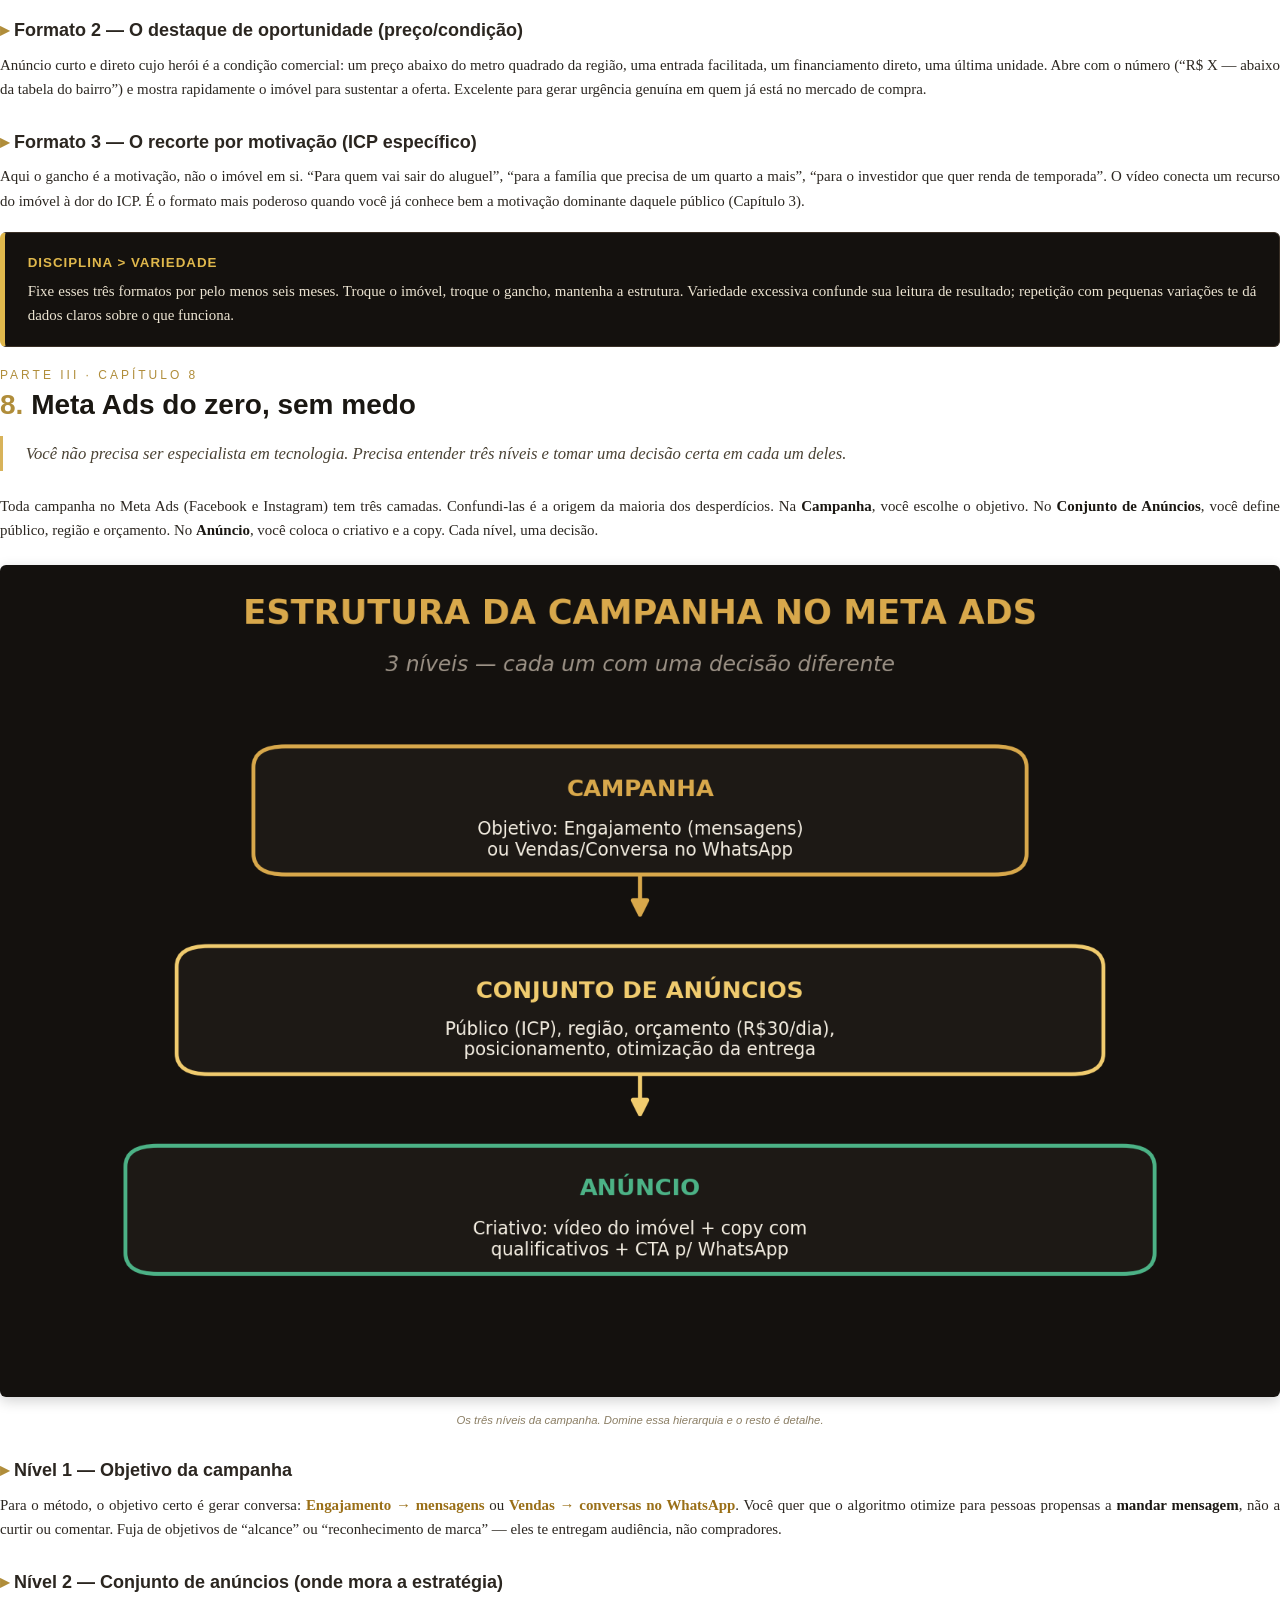
<file: apostila/apostila.html>
<!DOCTYPE html>
<html lang="pt-BR">
<head>
<meta charset="UTF-8">
<style>
  @page {
    size: A4;
    margin: 20mm 18mm 22mm 18mm;
    @bottom-center {
      content: "ANÚNCIOS QUE VENDEM IMÓVEIS  ·  Método de Marketing de Intenção";
      font-family: 'Georgia', serif; font-size: 8pt; color: #9a8b6a; letter-spacing: .5px;
    }
    @bottom-right { content: counter(page); font-family:'Georgia',serif; font-size:9pt; color:#b08d3a; }
  }
  @page :first { margin:0; @bottom-center{content:""} @bottom-right{content:""} }

  * { box-sizing: border-box; }
  html { -webkit-print-color-adjust: exact; print-color-adjust: exact; }
  body {
    font-family: 'Georgia', 'Times New Roman', serif;
    color: #2b2620; line-height: 1.62; font-size: 11.2pt;
    margin: 0;
  }
  h1,h2,h3,h4,.sans { font-family: 'Helvetica Neue','Arial',sans-serif; }

  /* ---------- COVER ---------- */
  .cover {
    height: 297mm; width:100%; position: relative; color:#f4eee2;
    background: linear-gradient(180deg, rgba(14,11,8,.55), rgba(14,11,8,.92)),
                url('img/hero_predio.jpg') center/cover no-repeat;
    padding: 34mm 22mm; page-break-after: always;
  }
  .cover .kicker { font-family:'Helvetica Neue',sans-serif; letter-spacing:4px; font-size:11pt; color:#E0B84C; text-transform:uppercase; }
  .cover h1 { font-size:43pt; line-height:1.04; margin:14mm 0 6mm; font-weight:800; letter-spacing:-.5px; }
  .cover h1 span { color:#E0B84C; }
  .cover .sub { font-size:15pt; color:#e8e1d2; max-width:150mm; font-style:italic; }
  .cover .badge {
    position:absolute; bottom:30mm; left:22mm; border-left:3px solid #E0B84C; padding-left:6mm;
    font-family:'Helvetica Neue',sans-serif; font-size:10.5pt; color:#d8cdb6; line-height:1.7;
  }
  .cover .tag { position:absolute; top:30mm; right:22mm; font-family:'Helvetica Neue',sans-serif;
    font-size:9pt; letter-spacing:2px; color:#c9b88e; border:1px solid #6b5a33; padding:4px 12px; border-radius:20px;}

  /* ---------- STRUCTURE ---------- */
  .part {
    page-break-before: always; page-break-after:auto; height:240mm;
    display:flex; flex-direction:column; justify-content:center;
    background:#14110E; color:#f4eee2; margin:-20mm -18mm; padding:40mm 24mm;
  }
  .part .pnum { font-family:'Helvetica Neue',sans-serif; font-size:13pt; letter-spacing:6px; color:#E0B84C; }
  .part h2 { font-size:34pt; border:none; margin:6mm 0; color:#fff; line-height:1.1; }
  .part p { color:#c7bda9; font-size:12.5pt; max-width:150mm; }

  h2.chap {
    font-size:21pt; color:#1a1712; margin:0 0 1mm; padding-top:1mm; line-height:1.15;
    page-break-after: avoid;
  }
  h2.chap .n { color:#b08d3a; font-weight:800; }
  .chaptag { font-family:'Helvetica Neue',sans-serif; font-size:9pt; letter-spacing:3px;
    text-transform:uppercase; color:#b08d3a; page-break-after:avoid; margin-top:2mm;
    page-break-before: always; }
  h3 { font-family:'Helvetica Neue',sans-serif; font-size:13.5pt; color:#2b2620; margin:7mm 0 2mm; page-break-after:avoid; }
  h3::before { content:"▸ "; color:#b08d3a; }
  p { margin: 0 0 3.2mm; text-align: justify; }
  .lead { font-size:12.5pt; color:#4a4234; font-style:italic; border-left:3px solid #d8b35a;
    padding:1mm 0 1mm 6mm; margin:4mm 0 6mm; text-align:left; }
  strong { color:#1a1712; }
  em.k { font-style:normal; font-weight:bold; color:#9a6f17; }

  figure { margin:6mm 0; page-break-inside: avoid; text-align:center; }
  figure img { width:100%; border-radius:6px; }
  figure.diagram img { box-shadow:0 4px 14px rgba(0,0,0,.18); }
  figure.photo img { height:62mm; width:100%; object-fit:cover; border-radius:6px; }
  figure.photo.tall img { height:80mm; }
  figcaption { font-family:'Helvetica Neue',sans-serif; font-size:8.5pt; color:#8a7d63; margin-top:2mm; font-style:italic; }

  .callout { background:#faf5e9; border:1px solid #e6d29a; border-left:5px solid #d8b35a;
    border-radius:6px; padding:5mm 6mm; margin:5mm 0; page-break-inside:avoid; }
  .callout .ct { font-family:'Helvetica Neue',sans-serif; font-weight:700; color:#9a6f17; font-size:10pt;
    letter-spacing:1px; text-transform:uppercase; margin-bottom:1.5mm; }
  .callout.dark { background:#14110E; border-color:#3a3026; border-left-color:#E0B84C; color:#ece4d2; }
  .callout.dark .ct { color:#E0B84C; }
  .callout.dark strong { color:#fff; }

  .quote { background:#1d1915; color:#f0e9d8; border-radius:8px; padding:6mm 7mm; margin:6mm 0;
    font-style:italic; font-size:12pt; page-break-inside:avoid; position:relative; }
  .quote::before { content:"\201C"; font-size:40pt; color:#E0B84C; position:absolute; top:-2mm; left:3mm; opacity:.5;}
  .quote .src { display:block; font-style:normal; font-family:'Helvetica Neue',sans-serif; font-size:9pt;
    color:#b9a87e; margin-top:2mm; }

  table { width:100%; border-collapse:collapse; margin:5mm 0; font-size:10pt; page-break-inside:avoid;
    font-family:'Helvetica Neue',sans-serif; }
  th { background:#2b2620; color:#f4eee2; text-align:left; padding:2.5mm 3mm; font-size:9.5pt; }
  td { padding:2.5mm 3mm; border-bottom:1px solid #e7ddc7; vertical-align:top; }
  tr:nth-child(even) td { background:#faf6ec; }

  ul.clean { list-style:none; padding-left:0; }
  ul.clean li { padding:1.5mm 0 1.5mm 8mm; position:relative; text-align:left; }
  ul.clean li::before { content:"✓"; color:#4CB286; font-weight:bold; position:absolute; left:0; }
  ul.x li::before { content:"✕"; color:#C5524A; }
  ol.hooks { columns:2; column-gap:8mm; font-family:'Helvetica Neue',sans-serif; font-size:9.3pt;
    padding-left:5mm; }
  ol.hooks li { margin-bottom:2mm; break-inside:avoid; line-height:1.35; }

  .script { background:#0f1f17; color:#e3f0e8; border-radius:8px; padding:5mm 6mm; margin:4mm 0;
    font-family:'Helvetica Neue',sans-serif; font-size:9.6pt; page-break-inside:avoid; }
  .script .you { color:#7fd3a9; } .script .lead2 { color:#f0cb6e; }
  .script b { color:#fff; }

  .tocwrap { page-break-after:always; padding-top:6mm; }
  .toc h2 { font-size:22pt; color:#1a1712; border-bottom:2px solid #d8b35a; padding-bottom:2mm; }
  .toc .row { display:flex; justify-content:space-between; font-family:'Helvetica Neue',sans-serif;
    font-size:11pt; padding:2.6mm 0; border-bottom:1px dotted #d9ccaf; }
  .toc .row b { color:#b08d3a; margin-right:4mm; }
  .toc .t { color:#2b2620; }

  .grid2 { display:flex; gap:5mm; }
  .grid2 > div { flex:1; }
  .num-big { font-family:'Helvetica Neue',sans-serif; font-size:30pt; font-weight:800; color:#e6d29a; line-height:1;}
</style>
</head>
<body>

<!-- ===================== COVER ===================== -->
<div class="cover">
  <div class="tag">MÉTODO · MARKETING DE INTENÇÃO</div>
  <div class="kicker">A apostila completa para corretores</div>
  <h1>ANÚNCIOS QUE<br>VENDEM <span>IMÓVEIS</span></h1>
  <div class="sub">Como transformar R$ 30 por dia em comissões de cinco dígitos — atraindo o comprador real e expulsando o curioso, sem virar blogueiro.</div>
  <div class="badge">
    O sistema de tráfego para o mercado imobiliário<br>
    Da mentalidade ao clique no botão · Do zero à primeira venda<br>
    <span style="color:#E0B84C">Engenharia reversa do método · Edição de campo</span>
  </div>
</div>

<!-- ===================== SUMÁRIO ===================== -->
<div class="tocwrap toc">
  <h2>O que você vai dominar</h2>
  <p style="color:#5a5142; font-style:italic; margin-bottom:6mm;">Esta apostila foi escrita como um corretor de altíssimo faturamento ensinaria um pupilo: nada de teoria solta. Cada capítulo é uma peça do mesmo sistema. Leia na ordem.</p>

  <div class="row"><span class="t"><b>PARTE I</b> &nbsp;A mentalidade que muda tudo</span><span></span></div>
  <div class="row"><span class="t"><b>1.</b> Por que o corretor médio queima dinheiro</span><span>Atenção × Intenção</span></div>
  <div class="row"><span class="t"><b>2.</b> Dentro da cabeça do algoritmo</span><span>A bola de neve</span></div>

  <div class="row"><span class="t"><b>PARTE II</b> &nbsp;Os três elementos do método</span><span></span></div>
  <div class="row"><span class="t"><b>3.</b> Elemento 1 — O ICP real (a motivação)</span><span>Quem compra de verdade</span></div>
  <div class="row"><span class="t"><b>4.</b> Elemento 2 — O imóvel como protagonista</span><span>Tire-se da tela</span></div>
  <div class="row"><span class="t"><b>5.</b> Elemento 3 — Os elementos qualificativos</span><span>O filtro explícito</span></div>

  <div class="row"><span class="t"><b>PARTE III</b> &nbsp;Mão na massa</span><span></span></div>
  <div class="row"><span class="t"><b>6.</b> A anatomia do anúncio + 30 ganchos</span><span>Copy que filtra</span></div>
  <div class="row"><span class="t"><b>7.</b> Os três formatos que mais vendem</span><span>Templates</span></div>
  <div class="row"><span class="t"><b>8.</b> Meta Ads do zero, sem medo</span><span>Configuração</span></div>
  <div class="row"><span class="t"><b>9.</b> O atendimento que fecha — script de WhatsApp</span><span>Qualificação</span></div>

  <div class="row"><span class="t"><b>PARTE IV</b> &nbsp;Escala e consistência</span><span></span></div>
  <div class="row"><span class="t"><b>10.</b> A bola de neve do reinvestimento</span><span>Matemática da escala</span></div>
  <div class="row"><span class="t"><b>11.</b> O funil completo + checklist de campanha</span><span>Operação</span></div>
  <div class="row"><span class="t"><b>12.</b> Os 7 erros fatais (e o que fazer)</span><span>FAQ</span></div>
</div>

<!-- ===================== PARTE I ===================== -->
<div class="part">
  <div class="pnum">PARTE I</div>
  <h2>A mentalidade<br>que muda tudo</h2>
  <p>Antes de qualquer botão, qualquer câmera, qualquer real investido: você precisa entender por que tudo o que te ensinaram sobre “bombar nas redes” está sabotando suas vendas. Esta parte reprograma a forma como você enxerga a internet.</p>
</div>

<!-- ---------- CAP 1 ---------- -->
<div class="chaptag">Parte I · Capítulo 1</div>
<h2 class="chap"><span class="n">1.</span> Por que o corretor médio queima dinheiro</h2>

<p class="lead">A rede social não é palco. É um mecanismo de distribuição que entrega exatamente aquilo que você pede. O problema é que quase todo corretor pede a coisa errada.</p>

<p>Existe uma cena que se repete em todo o Brasil. Um corretor decide “investir em marketing”. Ele assiste a um guru dizendo que rede social é lugar de entretenimento, que é preciso prender a atenção nos três primeiros segundos, postar todos os dias, mostrar a rotina, gravar o café da manhã, dançar a trend do momento e construir audiência. O corretor então faz exatamente isso — ou se assusta com o volume de trabalho e nem começa. Nos dois casos, o resultado é o mesmo: o telefone até toca, mas quem chega são curiosos. Gente que pergunta o preço e some. Gente que, quando recebe uma mensagem de volta, responde “como você conseguiu meu número?”. Trinta dias depois, o orçamento evaporou e nenhuma chave trocou de mão.</p>

<p>O erro não está no esforço. Está na <strong>física da plataforma</strong>. Quando você produz conteúdo para entreter, a rede social procura quem está ali para se entreter — pessoas no ônibus, no intervalo do almoço, na cama antes de dormir, querendo se distrair. Não pessoas querendo comprar um apartamento de quatrocentos mil reais. Você pediu atenção; a máquina te entregou, com precisão cirúrgica, quem dá atenção. E quem dá atenção a um corretor, na imensa maioria das vezes, é <em class="k">outro corretor</em>.</p>

<div class="callout">
  <div class="ct">A prova que ninguém te conta</div>
  <p style="margin:0;">Repare nos grandes corretores “famosinhos” do Instagram. Mais cedo ou mais tarde, todos começam a vender curso para outros corretores. Por quê? Porque o público que eles construíram é formado por corretores. Eles viralizaram no feed de quem quer se inspirar — não no feed de quem quer comprar imóvel. O modelo de “viralizar para vender imóvel” é tão ineficiente que até quem consegue viralizar desiste de vender imóvel e passa a vender curso. Essa é a maior evidência de que atenção não é intenção.</p>
</div>

<p>Chamamos isso de <strong>Marketing de Atenção</strong>: você grita para a multidão, a multidão para para olhar, e você confunde olhares com clientes. O oposto — o caminho que realmente vende — é o <strong>Marketing de Intenção</strong>: em vez de atrair todo mundo, você fala diretamente, e apenas, com quem tem chance real de comprar aquele imóvel específico. O diagrama abaixo mostra os dois funis lado a lado. Guarde essa imagem; ela é a tese inteira desta apostila em uma figura só.</p>

<figure class="diagram"><img src="img/01_atencao_vs_intencao.png" alt="Atenção vs Intenção">
  <figcaption>Os dois funis. À esquerda, o erro caro. À direita, o método que esta apostila ensina.</figcaption>
</figure>

<p>Existe ainda uma armadilha emocional. Como “todo grande corretor do Instagram faz dancinha”, você conclui que precisa fazer igual. Mas você está copiando o sintoma, não a causa. Aqueles vídeos performam para corretores; eles não geram a venda do imóvel — geram a venda do curso. Quando você entende isso, uma liberdade enorme se instala: <strong>você não precisa aparecer, não precisa de seguidores, não precisa postar todo dia.</strong> Precisa de método.</p>

<div class="quote">Você não precisa de nada disso para vender imóvel pela internet. O que prende a atenção do comprador não é você dançando — é o imóvel certo, mostrado para a pessoa certa, com a informação certa.
<span class="src">— O princípio que rege todo o resto desta apostila</span></div>

<!-- ---------- CAP 2 ---------- -->
<div class="chaptag">Parte I · Capítulo 2</div>
<h2 class="chap"><span class="n">2.</span> Dentro da cabeça do algoritmo</h2>

<p class="lead">O algoritmo não é mágico nem maldoso. Ele é um copiador obediente. Quem você ensina ele a copiar é uma escolha sua — e quase ninguém escolhe de propósito.</p>

<p>Pense no algoritmo como um robô que sabe quase tudo sobre cada pessoa que usa a plataforma: o que ela gosta, o que a faz parar de rolar o feed, o que ela ignora. Ao mesmo tempo, ele lê o seu conteúdo para descobrir <em>para quem</em> aquilo deveria ser mostrado. É por isso que, no dia em que você pensa em comprar um tênis, seu feed enche de anúncios de tênis. Não é coincidência nem leitura de pensamento: o robô percebeu uma intenção e entregou exatamente o que combina com ela. <strong>Essa mesma inteligência pode trabalhar para vender o seu imóvel</strong> — se você souber alimentá-la.</p>

<p>Quando você sobe um anúncio, o algoritmo não sabe, de saída, quem é o público ideal. Então ele faz um teste: mostra para um grupo variado de pessoas e observa quem parou, quem assistiu até o fim, quem mandou mensagem, quem reagiu. Esse processo tem nome — <em class="k">otimização</em> — e é o coração de tudo. Assim que ele identifica um padrão de quem reage, ele dobra a aposta e vai atrás de mais gente parecida.</p>

<figure class="diagram"><img src="img/02_ciclo_otimizacao.png" alt="Ciclo de otimização">
  <figcaption>O ciclo que roda 24 horas por dia. Você não controla o algoritmo — você controla o que ele aprende a copiar.</figcaption>
</figure>

<p>E aqui está o detalhe que separa quem vende de quem quebra: <strong>o algoritmo não sabe se o lead é bom ou ruim.</strong> Ele só sabe se a pessoa reagiu. Se um curioso parou e mandou “quanto custa?”, para o robô isso é uma vitória — sinal de que o anúncio “funciona”. Então ele sai procurando mais gente igual àquele curioso. Resultado: os leads vão piorando, mensagem após mensagem, até o seu WhatsApp virar um cemitério de “só estava olhando”.</p>

<div class="callout dark">
  <div class="ct">A bola de neve da otimização</div>
  <p style="margin:0;">Cada lead ruim que entra é registrado como sucesso. O algoritmo passa a buscar mais gente parecida com o lead ruim. Os leads pioram, e a campanha desce a ladeira. O mesmo mecanismo, alimentado ao contrário, vira uma avalanche <strong>a seu favor</strong>: cada comprador real que reage faz o robô buscar mais compradores reais. A escolha de qual bola de neve você cria está inteiramente nas suas mãos.</p>
</div>

<figure class="diagram"><img src="img/03_bola_de_neve.png" alt="Bola de neve boa e ruim">
  <figcaption>O mesmo motor, dois destinos. A diferença é quem você deixa reagir ao seu anúncio.</figcaption>
</figure>

<p>A pergunta natural é: “entendi o problema, mas como eu faço o contrário?”. A resposta é desconcertantemente simples. Se o algoritmo entrega para quem você pede, <strong>peça outra coisa</strong>. Em vez de um gancho que atrai todo mundo, crie um gancho que <em>exclui</em> todo mundo que não interessa — e prende apenas quem pode comprar aquele imóvel. Em vez de entreter, informe. É exatamente isso que os três elementos da Parte II fazem, de forma sistemática.</p>

<!-- ===================== PARTE II ===================== -->
<div class="part">
  <div class="pnum">PARTE II</div>
  <h2>Os três elementos<br>do método</h2>
  <p>O Marketing de Intenção não é uma tática solta — é uma máquina de três engrenagens. ICP real, imóvel protagonista e elementos qualificativos. Erre uma delas e a máquina inteira trava. Acerte as três e o algoritmo vira seu melhor vendedor.</p>
</div>

<figure class="diagram"><img src="img/04_tres_elementos.png" alt="Os 3 elementos">
  <figcaption>O mapa da Parte II. Cada capítulo a seguir destrincha uma dessas três engrenagens.</figcaption>
</figure>

<!-- ---------- CAP 3 ---------- -->
<div class="chaptag">Parte II · Elemento 1</div>
<h2 class="chap"><span class="n">3.</span> O ICP real — a motivação, não a demografia</h2>

<p class="lead">Noventa por cento dos corretores erram aqui. Eles confundem o perfil de cliente ideal com idade, gênero e bairro. Isso é dado demográfico — e dado demográfico não vende.</p>

<p>ICP é a sigla, em inglês, para Perfil de Cliente Ideal. Mas o coração do ICP não é “homem, 35 a 45 anos, classe B”. O coração do ICP é <strong>a motivação de compra</strong>: o motivo pelo qual uma pessoa específica pode se interessar por aquele imóvel específico. É a dor que ela quer resolver, o medo que a tira do sono, o desejo que a faz sonhar. Quando você fala com a motivação certa, o anúncio para de competir por atenção e passa a ressoar com intenção.</p>

<p>Veja como o mesmo ato — comprar um imóvel — esconde motivações completamente diferentes. O cliente do Minha Casa Minha Vida quer sair do aluguel e começar a construir a vida; ele compra segurança e independência. O cliente de um apartamento de dois milhões já tem onde morar; ele quer um <em>upgrade</em> — mais espaço, mais lazer, um endereço melhor, conforto para os filhos. São dores opostas. Um anúncio que fala “realize o sonho da casa própria” é perfeito para o primeiro e insultuoso para o segundo. Seu anúncio precisa falar com <strong>uma</strong> motivação por vez.</p>

<figure class="diagram"><img src="img/05_mapa_icp.png" alt="Mapa de ICP">
  <figcaption>O mesmo produto, quatro mundos emocionais distintos. Escolha um por campanha.</figcaption>
</figure>

<div class="callout">
  <div class="ct">A regra que vale ouro</div>
  <p style="margin:0;">No Marketing de Intenção, trabalhamos com a <strong>regra</strong>, não com a exceção. Um imóvel de dois milhões e meio: quem é mais provável comprar, um homem de quarenta anos estabelecido ou um jovem de vinte e dois? “Mas eu conheço um rapaz de vinte e dois com cinquenta milhões na conta.” Ele é a exceção — não a regra. Se você mira na exceção, gasta dinheiro e energia à toa. Se mira na regra, multiplica suas chances de vender. <strong>O dinheiro está na regra.</strong></p>
</div>

<p>Na prática, antes de qualquer anúncio, responda por escrito: para este imóvel específico, qual é a motivação dominante de quem compra? O que essa pessoa teme? O que ela deseja sentir ao assinar o contrato? Essas respostas são o briefing do seu vídeo e da sua copy. Sem elas, você está atirando no escuro e pagando a munição.</p>

<figure class="photo"><img src="img/interior.jpg" alt="Interior de apartamento">
  <figcaption>Cada ambiente conversa com uma motivação: a sala ampla fala de convívio; o quarto extra, de filhos; a varanda, de descanso.</figcaption>
</figure>

<!-- ---------- CAP 4 ---------- -->
<div class="chaptag">Parte II · Elemento 2</div>
<h2 class="chap"><span class="n">4.</span> O imóvel como protagonista</h2>

<p class="lead">No mercado imobiliário, o comprador não quer ver você. Ele quer ver o imóvel. O dia em que você entende isso, para de se preocupar em aparecer e começa a vender.</p>

<p>Existe uma diferença crucial entre o mercado imobiliário e quase todos os outros. Em muitos nichos, o vendedor pode ser a estrela. No imóvel, não. O comprador está apaixonado por um espaço, por uma planta, por uma vista — não pelo seu carisma. Quando o corretor se coloca como personagem principal do vídeo, dançando, fazendo gracinha, contando historinha, ele atrai exatamente o público errado: outros corretores que admiram a “produção”. O astro do seu vídeo, do primeiro ao último quadro, deve ser <strong>o imóvel</strong>.</p>

<p>Isso não é só estética; é qualificação. Se o que capturou a atenção da pessoa foi o próprio imóvel — a metragem, a vista para o mar, a área de lazer — então o lead que chega já vem aquecido pelo produto certo. Ele não te chamou porque te achou simpático; te chamou porque <em>aquele apartamento</em> mexeu com ele. A chance de sair uma venda é incomparavelmente maior.</p>

<div class="grid2">
  <figure class="photo tall"><img src="img/frente_mar.jpg" alt="Frente mar"><figcaption>O imóvel vende sozinho quando é o centro do quadro.</figcaption></figure>
  <figure class="photo tall"><img src="img/varanda.jpg" alt="Varanda"><figcaption>Detalhes que o comprador certo já está procurando.</figcaption></figure>
</div>

<p>Há um efeito colateral libertador: filmar o imóvel é <strong>mais simples, mais rápido e mais barato</strong> do que se transformar em influenciador. Você não precisa de roteiro decorado, não precisa de carisma de palco, não precisa de equipe. Precisa mostrar bem o produto — boa luz, sequência lógica dos ambientes, e os números que importam aparecendo na tela. Menos ego, mais venda.</p>

<div class="callout">
  <div class="ct">Regra de ouro da gravação</div>
  <p style="margin:0;">O primeiro quadro do vídeo já deve ser o imóvel — nunca o seu rosto. Os primeiros segundos não servem para “prender todo mundo”; servem para <strong>identificar o comprador certo</strong>. Mostrar logo a vista, a sala, a fachada ou a planta funciona como um crachá: quem se interessa, fica; quem não é o público, sai. E sair é ótimo — é o algoritmo aprendendo quem evitar.</p>
</div>

<!-- ---------- CAP 5 ---------- -->
<div class="chaptag">Parte II · Elemento 3</div>
<h2 class="chap"><span class="n">5.</span> Os elementos qualificativos</h2>

<p class="lead">É o que separa um Instagram que gera vendas de um Instagram que só gera engajamento e curiosos. Você vai, literalmente, expulsar gente do seu conteúdo — de propósito.</p>

<p>Elementos qualificativos são as informações que deixam <strong>explícito</strong> para quem é aquele imóvel. Preço. Metragem. Número de quartos e vagas. Condição de pagamento. Bairro. Status (na planta, em construção, pronto para morar). Nada nas entrelinhas, nada ambíguo. Quando você coloca o preço logo no anúncio, está fazendo um ato aparentemente contraintuitivo: está <em>repelindo</em> quem não pode ou não quer pagar aquele valor. E é justamente isso que faz o método funcionar.</p>

<p>Lembre da física do algoritmo. Quando o curioso vê o preço e vai embora sem interagir, o robô registra: “esta pessoa não é para este conteúdo”. Ele passa a afastar perfis parecidos com o curioso. Ao mesmo tempo, quem tem interesse real fica, interage, manda mensagem — e o robô passa a buscar mais gente como essa. Você está, simultaneamente, otimizando a máquina para <strong>expulsar o errado e atrair o certo</strong>. Os elementos qualificativos são o gatilho desse duplo movimento.</p>

<div class="callout dark">
  <div class="ct">Por que esconder o preço é o pior conselho que te deram</div>
  <p style="margin:0;">“Não coloque o preço para a pessoa ter que perguntar.” Esse conselho enche seu WhatsApp de gente perguntando preço e sumindo — e ensina o algoritmo que curiosos são seu público. O preço visível não afasta o comprador real; ele afasta o curioso. <strong>O comprador certo quer o preço.</strong> É a primeira coisa que ele procura.</p>
</div>

<p>Na prática, todo anúncio deve carregar, de forma clara e cedo: o valor, a metragem, a configuração (quartos/vagas), a condição (financiável, entrada, etc.) e a localização. Quanto mais específico, mais afiado é o filtro — e mais qualificado é o lead que sobra do outro lado.</p>

<!-- ===================== PARTE III ===================== -->
<div class="part">
  <div class="pnum">PARTE III</div>
  <h2>Mão na massa</h2>
  <p>Teoria sem execução é só entretenimento caro. Nesta parte você sai do conceito e entra na conta de anúncios: como montar o criativo, escrever o gancho, configurar a campanha no Meta Ads e atender no WhatsApp de um jeito que transforma clique em visita e visita em proposta.</p>
</div>

<!-- ---------- CAP 6 ---------- -->
<div class="chaptag">Parte III · Capítulo 6</div>
<h2 class="chap"><span class="n">6.</span> A anatomia do anúncio + 30 ganchos que filtram</h2>

<p class="lead">Um bom anúncio imobiliário não é bonito — é cirúrgico. Cada elemento tem uma função: ou atrai o comprador certo, ou repele o curioso. Nada é decorativo.</p>

<p>O anúncio que vende segue uma estrutura quase invariável. Ele abre com o imóvel em foco (o gancho que filtra), traz os números que qualificam logo nos primeiros segundos, descreve a condição e a localização de forma objetiva, e termina com uma chamada direta para a conversa no WhatsApp — não para um link genérico, porque um link é diferente de um cliente. A figura abaixo disseca essa anatomia peça por peça.</p>

<figure class="diagram"><img src="img/06_anatomia_anuncio.png" alt="Anatomia do anúncio">
  <figcaption>Cada bloco do anúncio tem uma função de qualificação. Copie essa estrutura.</figcaption>
</figure>

<h3>O gancho é um filtro, não um ímã</h3>
<p>O gancho (a abertura do vídeo) é o ponto mais mal compreendido do marketing imobiliário. O guru ensina a “prender a atenção de todo mundo nos três primeiros segundos”. Você vai fazer o contrário: criar uma abertura que <strong>afasta quem não interessa</strong> e fisga apenas quem pode comprar aquele imóvel. Um bom gancho de intenção menciona, logo de cara, um elemento qualificativo forte — o preço, o bairro, a faixa, a condição — para que o curioso role o feed e o comprador pare.</p>

<div class="callout">
  <div class="ct">Banco de 30 ganchos que repelem curiosos e atraem compradores</div>
  <p style="margin:0 0 2mm;">Adapte cada um ao seu imóvel. Note como quase todos começam por um filtro (preço, perfil, região, condição):</p>
  <ol class="hooks">
    <li>“Apartamento de R$ 389 mil no [bairro] — pronto para morar.”</li>
    <li>“Se você procura 3 quartos por menos de R$ 500 mil, é este aqui.”</li>
    <li>“Frente-mar na [praia] a partir de R$ X. Veja por dentro.”</li>
    <li>“Para quem vai sair do aluguel ainda este ano.”</li>
    <li>“Financia pela Caixa, entrada facilitada — R$ X.”</li>
    <li>“Imóvel para investidor: aluguel paga a parcela.”</li>
    <li>“2 vagas, varanda gourmet e R$ X. Quem busca isso, assiste até o fim.”</li>
    <li>“Última unidade do [empreendimento] nessa metragem.”</li>
    <li>“Você que quer trocar o compacto por um maior: olha esse.”</li>
    <li>“Casa em condomínio fechado no [bairro] — valor na descrição.”</li>
    <li>“Pronto para morar, sem obra, sem espera. R$ X.”</li>
    <li>“Quem tem FGTS pode usar como entrada aqui.”</li>
    <li>“Apartamento de alto padrão — se R$ 2 mi está no seu radar, veja.”</li>
    <li>“Para a família que precisa de um quarto a mais.”</li>
    <li>“Studio para renda de temporada na [região turística].”</li>
    <li>“R$ X por m² no [bairro mais valorizado]. Faça a conta.”</li>
    <li>“Vista permanente, não tem prédio na frente. R$ X.”</li>
    <li>“Quer morar perto do [polo/escola/praia]? Este fica a 5 min.”</li>
    <li>“Imóvel na planta com o melhor preço de tabela — congelado.”</li>
    <li>“Se você já tem a entrada de R$ X, o resto eu te explico.”</li>
    <li>“Cobertura duplex — para quem busca o topo do prédio.”</li>
    <li>“Lazer completo: piscina, academia, salão. R$ X.”</li>
    <li>“Primeiro imóvel? Este foi feito para você começar.”</li>
    <li>“Pet friendly, área verde e R$ X. Para quem tem cachorro.”</li>
    <li>“Reformado, mobiliado, é só levar a mala. R$ X.”</li>
    <li>“Quem trabalha em casa vai amar esse escritório integrado.”</li>
    <li>“Permuta aceita: tem um imóvel para dar na troca?”</li>
    <li>“Aposentado buscando térreo, sem escada? É aqui.”</li>
    <li>“Compre na planta e pague a obra em 36x direto com a construtora.”</li>
    <li>“R$ X à vista com desconto — para quem decide rápido.”</li>
  </ol>
</div>

<!-- ---------- CAP 7 ---------- -->
<div class="chaptag">Parte III · Capítulo 7</div>
<h2 class="chap"><span class="n">7.</span> Os três formatos que mais vendem</h2>

<p class="lead">Você não precisa de cinco ou dez formatos de criativo. Precisa de três que funcionam — e de disciplina para repeti-los, imóvel após imóvel.</p>

<p>Quem vende com consistência não vive inventando formato novo. Pelo contrário: domina um punhado de estruturas e as replica. A seguir, os três formatos de anúncio que sustentam a maioria das vendas no método. Todos respeitam os três elementos: imóvel protagonista, qualificativos visíveis e gancho que filtra.</p>

<h3>Formato 1 — O tour objetivo (walkthrough)</h3>
<p>Uma caminhada filmada pelo imóvel, na ordem em que alguém o visitaria: entrada, sala, cozinha, quartos, varanda, vista. Sem você na frente da câmera. Texto na tela com preço, metragem e condição logo nos primeiros segundos. É o formato mais versátil e o que melhor qualifica, porque o comprador “visita” o imóvel antes de te chamar. Narração opcional e objetiva, focada em fatos (“suíte com closet”, “cozinha com armários planejados”), nunca em adjetivos vazios.</p>

<h3>Formato 2 — O destaque de oportunidade (preço/condição)</h3>
<p>Anúncio curto e direto cujo herói é a condição comercial: um preço abaixo do metro quadrado da região, uma entrada facilitada, um financiamento direto, uma última unidade. Abre com o número (“R$ X — abaixo da tabela do bairro”) e mostra rapidamente o imóvel para sustentar a oferta. Excelente para gerar urgência genuína em quem já está no mercado de compra.</p>

<h3>Formato 3 — O recorte por motivação (ICP específico)</h3>
<p>Aqui o gancho é a motivação, não o imóvel em si. “Para quem vai sair do aluguel”, “para a família que precisa de um quarto a mais”, “para o investidor que quer renda de temporada”. O vídeo conecta um recurso do imóvel à dor do ICP. É o formato mais poderoso quando você já conhece bem a motivação dominante daquele público (Capítulo 3).</p>

<div class="callout dark">
  <div class="ct">Disciplina &gt; variedade</div>
  <p style="margin:0;">Fixe esses três formatos por pelo menos seis meses. Troque o imóvel, troque o gancho, mantenha a estrutura. Variedade excessiva confunde sua leitura de resultado; repetição com pequenas variações te dá dados claros sobre o que funciona.</p>
</div>

<!-- ---------- CAP 8 ---------- -->
<div class="chaptag">Parte III · Capítulo 8</div>
<h2 class="chap"><span class="n">8.</span> Meta Ads do zero, sem medo</h2>

<p class="lead">Você não precisa ser especialista em tecnologia. Precisa entender três níveis e tomar uma decisão certa em cada um deles.</p>

<p>Toda campanha no Meta Ads (Facebook e Instagram) tem três camadas. Confundi-las é a origem da maioria dos desperdícios. Na <strong>Campanha</strong>, você escolhe o objetivo. No <strong>Conjunto de Anúncios</strong>, você define público, região e orçamento. No <strong>Anúncio</strong>, você coloca o criativo e a copy. Cada nível, uma decisão.</p>

<figure class="diagram"><img src="img/07_estrutura_meta_ads.png" alt="Estrutura Meta Ads">
  <figcaption>Os três níveis da campanha. Domine essa hierarquia e o resto é detalhe.</figcaption>
</figure>

<h3>Nível 1 — Objetivo da campanha</h3>
<p>Para o método, o objetivo certo é gerar conversa: <em class="k">Engajamento → mensagens</em> ou <em class="k">Vendas → conversas no WhatsApp</em>. Você quer que o algoritmo otimize para pessoas propensas a <strong>mandar mensagem</strong>, não a curtir ou comentar. Fuja de objetivos de “alcance” ou “reconhecimento de marca” — eles te entregam audiência, não compradores.</p>

<h3>Nível 2 — Conjunto de anúncios (onde mora a estratégia)</h3>
<p>Aqui você traduz o ICP em configuração. Defina a <strong>região</strong> com critério: o raio em torno do imóvel para quem busca morar perto; o estado ou país inteiro para imóveis de investimento e frente-mar, que atraem compradores de fora. Comece com <strong>orçamento enxuto e constante</strong> — R$ 30 por dia é suficiente para o algoritmo aprender. Deixe a segmentação detalhada relativamente ampla: o método ensina o algoritmo a achar o público <em>pelo criativo qualificador</em>, não por interesses manuais. O filtro está no anúncio, não na segmentação.</p>

<h3>Nível 3 — O anúncio</h3>
<p>É onde entram o vídeo do imóvel (Capítulo 4), o gancho que filtra (Capítulo 6) e os qualificativos (Capítulo 5). A copy repete e reforça os números do vídeo e termina com a chamada para o WhatsApp. Use a configuração de “clique para o WhatsApp” para que a conversa comece com contexto.</p>

<div class="callout">
  <div class="ct">Leitura de resultado, sem se enganar</div>
  <p style="margin:0;">Não julgue a campanha por curtidas. Julgue por <strong>conversas qualificadas</strong> que viram visita. Dê ao algoritmo alguns dias para sair da fase de aprendizado antes de mexer. Mexer demais reinicia o aprendizado e queima orçamento. Constância vence ansiedade.</p>
</div>

<figure class="photo"><img src="img/celular_ads.jpg" alt="Pessoa com celular">
  <figcaption>O comprador certo está com o celular na mão, procurando exatamente o que você anuncia.</figcaption>
</figure>

<!-- ---------- CAP 9 ---------- -->
<div class="chaptag">Parte III · Capítulo 9</div>
<h2 class="chap"><span class="n">9.</span> O atendimento que fecha — script de WhatsApp</h2>

<p class="lead">O anúncio entrega a conversa. A venda acontece no WhatsApp. Um link é diferente de um cliente — e um lead só vira cliente se você qualificar bem e rápido.</p>

<p>Dois erros matam o atendimento: a lentidão e a falta de qualificação. Responder horas depois mata o calor do lead; tratar todo lead igual desperdiça seu tempo com quem nunca vai comprar. O script a seguir resolve os dois. Ele é rápido na resposta e cirúrgico na qualificação — descobrindo, em poucas mensagens, se a pessoa tem <strong>intenção</strong> e <strong>capacidade</strong>.</p>

<figure class="diagram"><img src="img/08_fluxo_whatsapp.png" alt="Fluxo de WhatsApp">
  <figcaption>O fluxo de qualificação. Cada pergunta separa o comprador real do curioso.</figcaption>
</figure>

<div class="script">
<p><span class="you"><b>Você (em até 5 min):</b></span> “Oi, [nome]! Vi que você se interessou pelo [imóvel/condição]. Ele tem [metragem], [quartos] e está [condição]. Posso te tirar todas as dúvidas por aqui?”</p>
<p><span class="lead2"><b>Lead:</b></span> “Oi, queria saber mais.”</p>
<p><span class="you"><b>Você (intenção):</b></span> “Show. Você está procurando para <b>morar</b> ou para <b>investir</b>? Assim eu te mostro o que faz mais sentido.”</p>
<p><span class="you"><b>Você (capacidade):</b></span> “Perfeito. E como você pretende fazer a compra — <b>financiamento</b> ou <b>à vista</b>? Se for financiamento, você já tem aprovação ou quer que eu te oriente?”</p>
<p><span class="you"><b>Você (agendar):</b></span> “Esse imóvel costuma sair rápido. Posso te mostrar pessoalmente? Você prefere <b>amanhã à tarde</b> ou <b>sábado de manhã</b>?”</p>
</div>

<p>Repare na engenharia: a pergunta “morar ou investir?” revela a motivação (e te diz qual discurso usar). A pergunta sobre financiamento revela a capacidade — e, gentilmente, dispensa quem não tem condição naquele momento. E a oferta de dois horários fechados (“amanhã à tarde ou sábado de manhã”) facilita o sim. Você não pergunta <em>se</em> a pessoa quer visitar; pergunta <em>quando</em>.</p>

<div class="callout dark">
  <div class="ct">A regra dos 5 minutos</div>
  <p style="margin:0;">Lead de tráfego pago esfria em minutos. Quem responde primeiro, na prática, atende primeiro. Tenha as primeiras mensagens prontas (atalhos/respostas rápidas) e priorize velocidade. Um lead respondido em 5 minutos vale muito mais do que três leads respondidos no dia seguinte.</p>
</div>

<figure class="photo"><img src="img/corretor.jpg" alt="Corretor e cliente">
  <figcaption>Qualificou bem no WhatsApp, a visita já começa com proposta na cabeça do comprador.</figcaption>
</figure>

<!-- ===================== PARTE IV ===================== -->
<div class="part">
  <div class="pnum">PARTE IV</div>
  <h2>Escala e<br>consistência</h2>
  <p>Uma venda pode ser sorte. Um sistema é o que transforma sorte em previsibilidade. Nesta parte você aprende a transformar comissão em combustível, a operar com checklist e a evitar os erros que fazem a maioria desistir antes da bola de neve girar.</p>
</div>

<!-- ---------- CAP 10 ---------- -->
<div class="chaptag">Parte IV · Capítulo 10</div>
<h2 class="chap"><span class="n">10.</span> A bola de neve do reinvestimento</h2>

<p class="lead">R$ 16 investidos viraram R$ 12 mil de comissão. Esse não é o fim da história — é o começo de um sistema que se autoalimenta.</p>

<p>Vamos fazer a conta no pessimismo, para tirar a sorte da equação. Em vez de R$ 16, suponha que você invista R$ 30 por dia — R$ 900 no mês. Suponha que isso gere <strong>uma única venda</strong> de um imóvel de quatrocentos mil, com comissão de R$ 12 mil. Você conhece algum investimento que transforme R$ 900 em R$ 12 mil em trinta dias? Esse é o ponto de partida, não o teto.</p>

<p>Agora vem o mecanismo da escala. Dos R$ 12 mil que entraram, você separa dois ou três mil para reinvestir em anúncios no mês seguinte. Mais verba bem aplicada significa mais campanhas, mais leads qualificados, mais visitas — e, muito provavelmente, mais de uma venda. Você vende, reinveste, vende, reinveste. É a bola de neve da otimização (Capítulo 2) operando agora no seu <strong>caixa</strong>, não só no algoritmo.</p>

<figure class="diagram"><img src="img/09_escala_matematica.png" alt="Matemática da escala">
  <figcaption>Projeção conservadora de reinvestimento. O investido cresce devagar; a comissão cresce em escala.</figcaption>
</figure>

<div class="callout">
  <div class="ct">O ativo invisível</div>
  <p style="margin:0;">Cada campanha que roda também <strong>treina o seu algoritmo</strong> e amadurece sua leitura de criativo, gancho e público. Com o tempo, seu custo por lead qualificado cai e sua taxa de conversão sobe. Você não está só comprando vendas — está construindo uma máquina que fica melhor a cada mês.</p>
</div>

<!-- ---------- CAP 11 ---------- -->
<div class="chaptag">Parte IV · Capítulo 11</div>
<h2 class="chap"><span class="n">11.</span> O funil completo + checklist de campanha</h2>

<p class="lead">Tudo o que você leu até aqui é um único funil. Cada etapa tem uma só missão: remover o curioso e concentrar o comprador real.</p>

<p>Visto de cima, o método é uma linha reta com cinco estações. O anúncio filtra; o algoritmo otimiza; o WhatsApp qualifica; a visita aproxima; a proposta fecha. A elegância está em que <strong>cada etapa reforça a anterior</strong>: um anúncio bem qualificado facilita o atendimento, que facilita a visita, que facilita a proposta. Erros lá no topo (gancho que atrai todo mundo) contaminam tudo o que vem depois.</p>

<figure class="diagram"><img src="img/10_funil_completo.png" alt="Funil completo">
  <figcaption>O sistema inteiro em uma imagem. Imprima e cole na parede.</figcaption>
</figure>

<h3>Checklist pré-lançamento de campanha</h3>
<p>Antes de subir qualquer campanha, passe por esta lista. Ela existe para você nunca esquecer um detalhe e nunca queimar verba por descuido.</p>
<ul class="clean">
  <li>Defini a <strong>motivação dominante</strong> (ICP real) deste imóvel específico?</li>
  <li>O <strong>primeiro quadro</strong> do vídeo é o imóvel — e não meu rosto?</li>
  <li>O <strong>gancho</strong> filtra (menciona preço, perfil, região ou condição) em vez de atrair todo mundo?</li>
  <li>Os <strong>qualificativos</strong> (preço, metragem, quartos/vagas, condição, bairro) aparecem cedo e claros?</li>
  <li>O <strong>objetivo</strong> da campanha é mensagens/conversas no WhatsApp?</li>
  <li>A <strong>região</strong> está coerente com o ICP (raio local x estado/país para investimento)?</li>
  <li>O <strong>orçamento</strong> é constante e suficiente (ex.: R$ 30/dia) para o algoritmo aprender?</li>
  <li>A <strong>chamada</strong> leva para conversa no WhatsApp (não para um link solto)?</li>
  <li>Minhas <strong>respostas rápidas</strong> de WhatsApp estão prontas (regra dos 5 minutos)?</li>
  <li>Combinei comigo mesmo <strong>não mexer</strong> na campanha nos primeiros dias de aprendizado?</li>
</ul>

<!-- ---------- CAP 12 ---------- -->
<div class="chaptag">Parte IV · Capítulo 12</div>
<h2 class="chap"><span class="n">12.</span> Os sete erros fatais (e o que fazer)</h2>

<p class="lead">A maioria dos corretores não fracassa por falta de método — fracassa por repetir, sem perceber, um destes sete erros. Conheça-os para nunca cometê-los.</p>

<table>
  <tr><th style="width:34%">O erro</th><th>O que fazer no lugar</th></tr>
  <tr><td><strong>1. Produzir para entreter</strong></td><td>Produza para informar. O objetivo do vídeo é qualificar, não viralizar.</td></tr>
  <tr><td><strong>2. Aparecer no lugar do imóvel</strong></td><td>Tire-se da tela. O astro é o imóvel; o primeiro quadro é dele.</td></tr>
  <tr><td><strong>3. Esconder o preço</strong></td><td>Mostre o preço e os qualificativos cedo. Eles repelem o curioso e atraem o comprador.</td></tr>
  <tr><td><strong>4. Mirar na exceção</strong></td><td>Trabalhe com a regra. Defina a motivação dominante e fale com ela.</td></tr>
  <tr><td><strong>5. Otimizar para o objetivo errado</strong></td><td>Use objetivo de mensagens/conversas, nunca alcance ou curtidas.</td></tr>
  <tr><td><strong>6. Atender devagar e sem filtro</strong></td><td>Responda em até 5 min e qualifique intenção + capacidade antes da visita.</td></tr>
  <tr><td><strong>7. Mexer na campanha o tempo todo</strong></td><td>Dê tempo ao aprendizado. Constância e reinvestimento &gt; ansiedade.</td></tr>
</table>

<h3>Perguntas que todo corretor faz</h3>
<p><strong>“Preciso ter seguidores?”</strong> Não. O método funciona com tráfego pago e qualificação; seguidores são irrelevantes para a venda do imóvel.</p>
<p><strong>“Preciso aparecer / saber editar vídeo?”</strong> Não. Você precisa mostrar bem o imóvel. Câmera de celular, boa luz e os números na tela bastam.</p>
<p><strong>“R$ 30 por dia é pouco?”</strong> É suficiente para começar e para o algoritmo aprender. A escala vem do reinvestimento, não de um orçamento gigante no dia um.</p>
<p><strong>“E se eu moro no interior?”</strong> O método funciona em capital e interior. Muda a região e, às vezes, a motivação — não o sistema.</p>
<p><strong>“Quanto tempo até a primeira venda?”</strong> Com o criativo certo e atendimento rápido, é possível ter campanha rodando e leads qualificados chegando em poucos dias. A venda depende do seu fechamento — mas o funil entrega a oportunidade.</p>

<!-- ---------- ENCERRAMENTO ---------- -->
<div class="callout dark" style="margin-top:10mm;">
  <div class="ct">Em uma frase</div>
  <p style="margin:0; font-size:12.5pt;">Pare de pedir <strong>atenção</strong> e comece a pedir <strong>intenção</strong>: mostre o imóvel certo, com a informação certa, para a pessoa certa — e deixe o algoritmo fazer o trabalho pesado de encontrar mais gente como ela. O curioso vai embora; o comprador fica. É assim que R$ 30 por dia viram comissões que mudam o seu ano.</p>
</div>

<p style="text-align:center; margin-top:10mm; font-family:'Helvetica Neue',sans-serif; color:#9a8b6a; font-size:9.5pt;">
— Fim da apostila —<br>
<span style="font-size:8.5pt;">Material didático de engenharia reversa do método “Marketing de Intenção” aplicado à venda de imóveis.<br>
Imagens fotográficas sob licenças Creative Commons (Openverse). Infográficos de produção própria.</span>
</p>

</body>
</html>
</file>
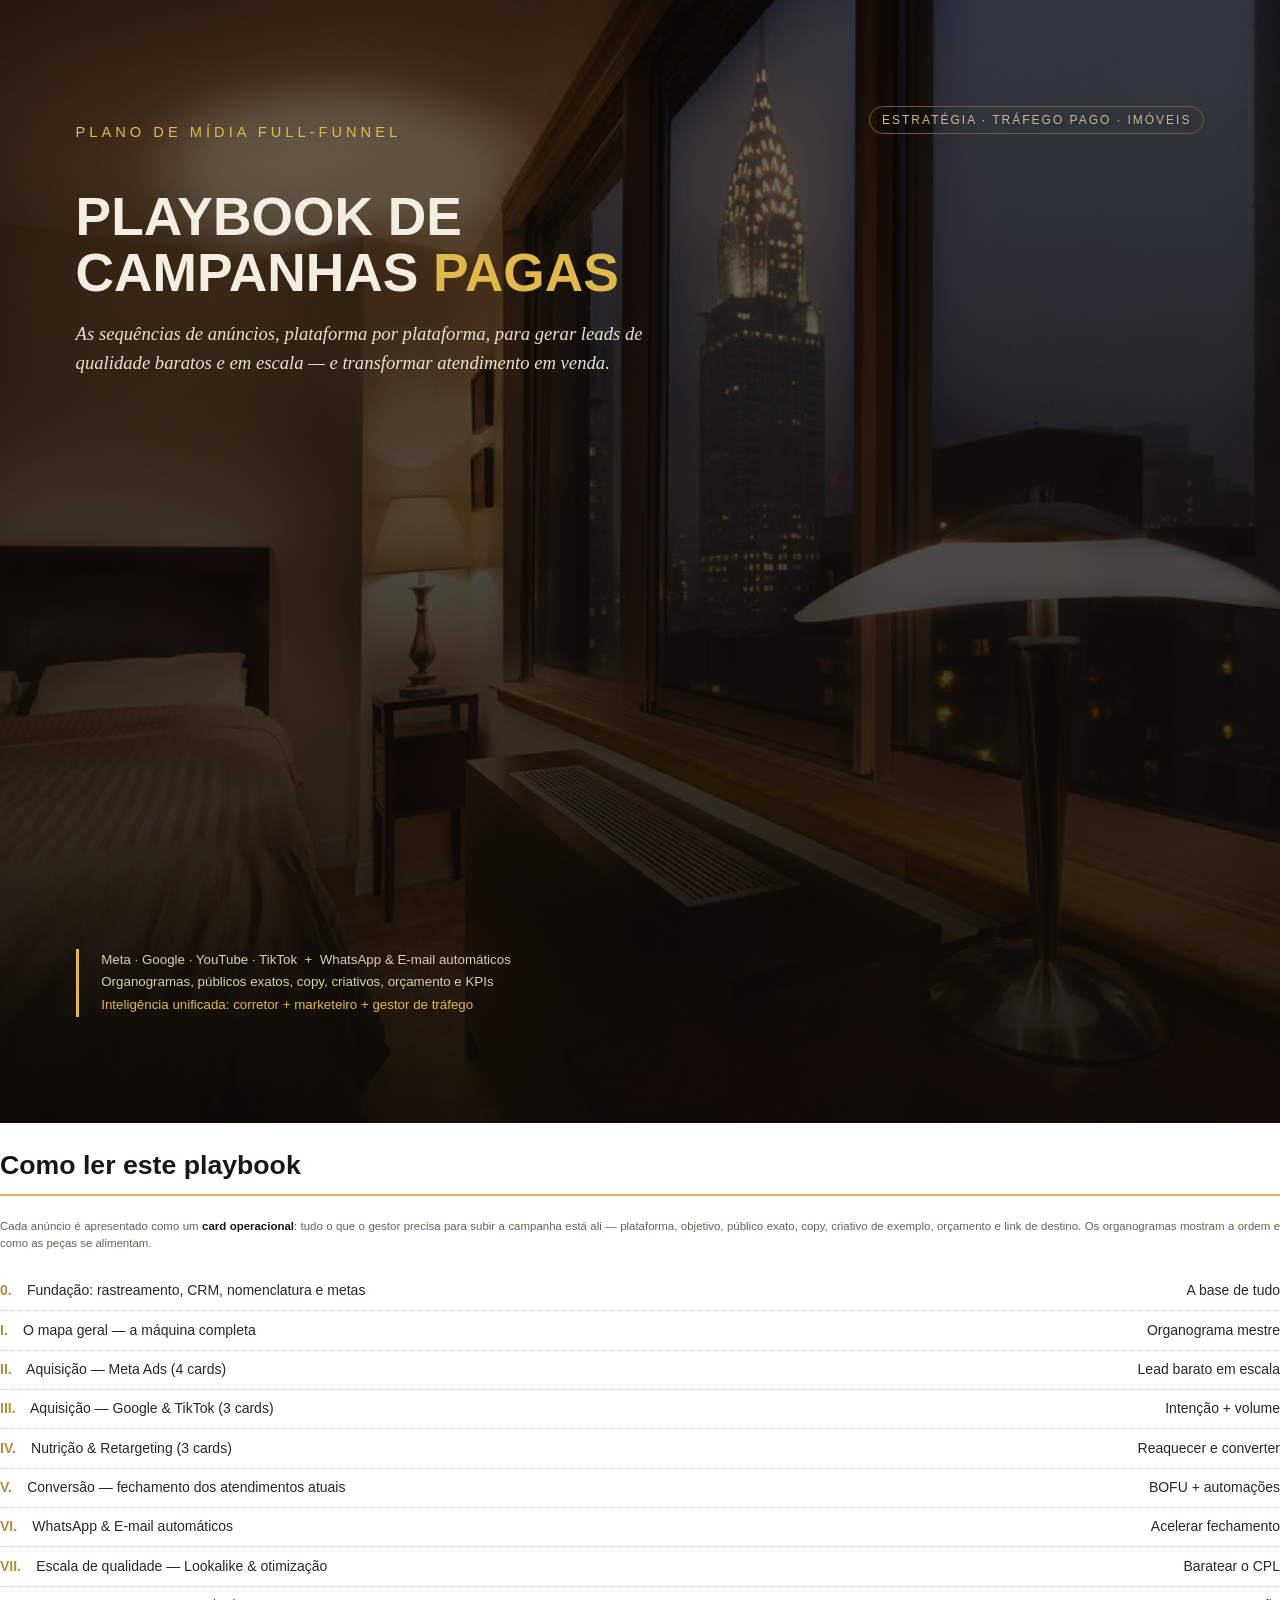
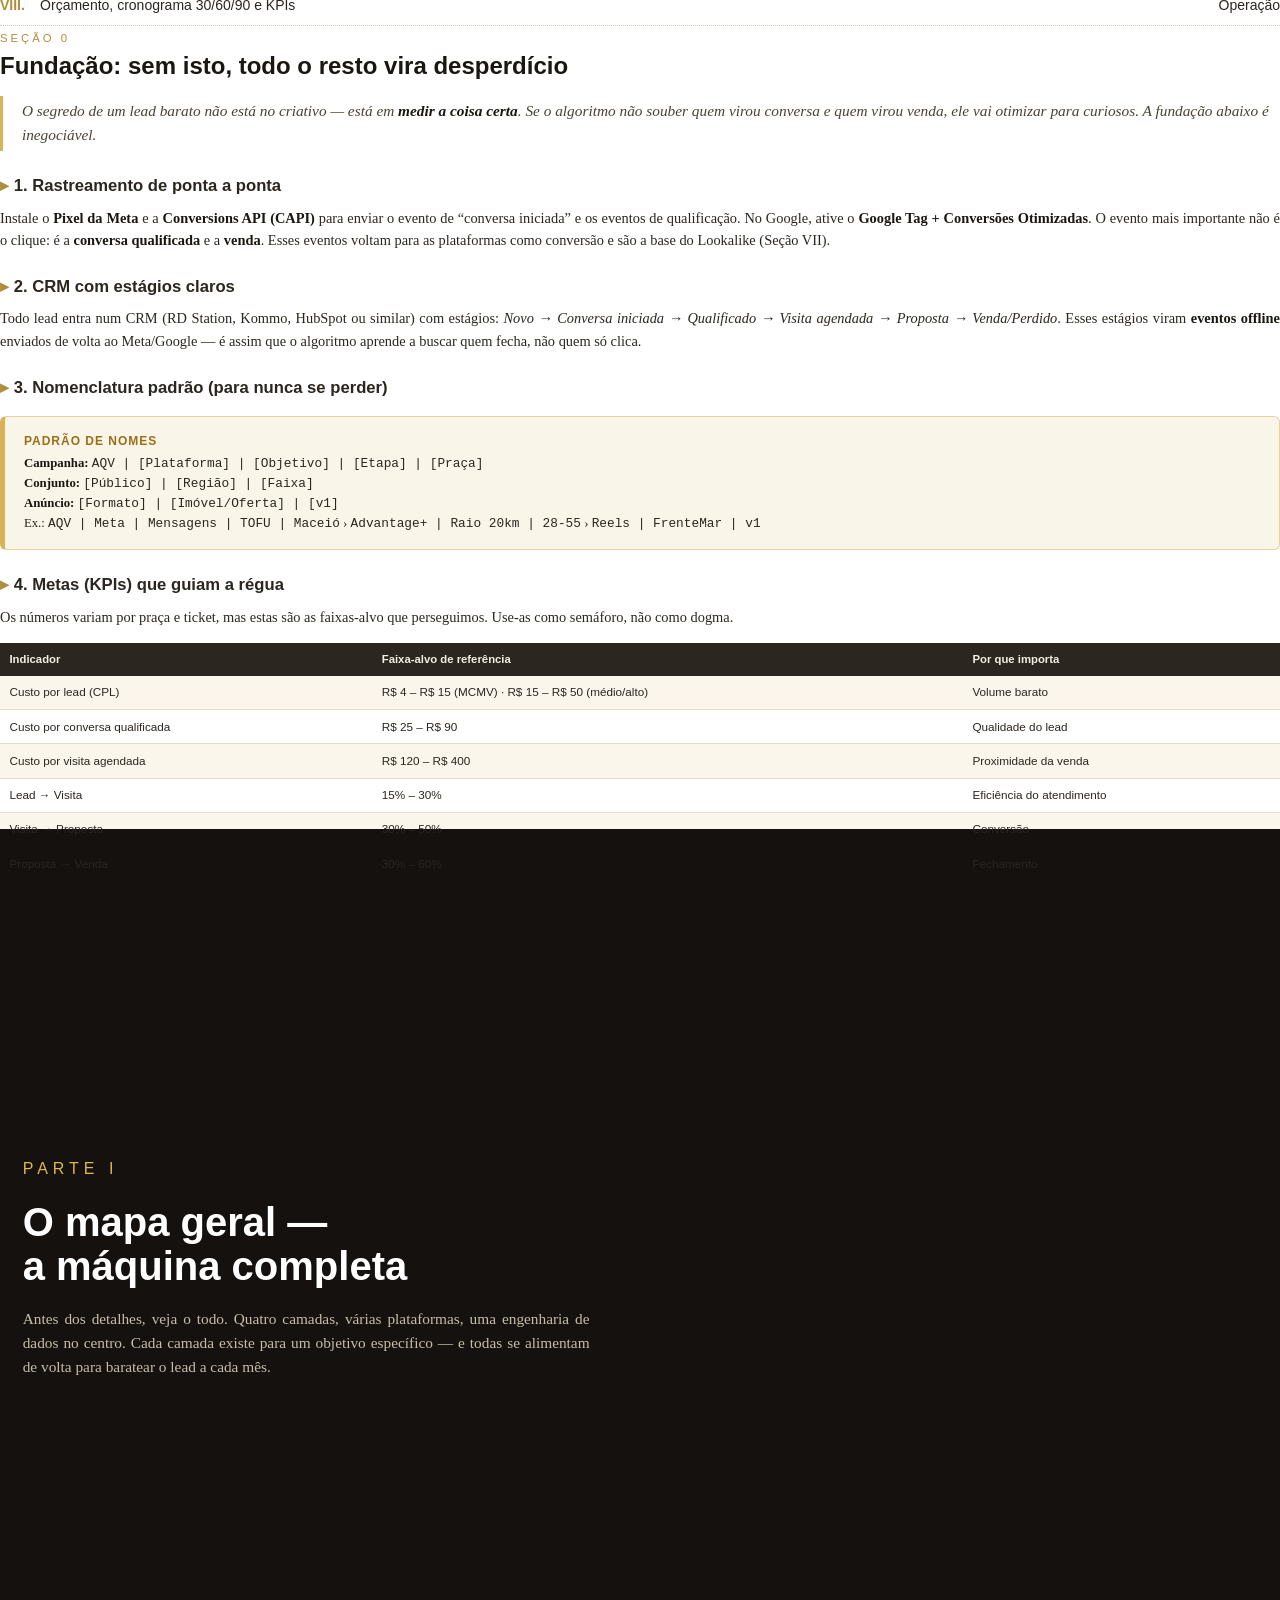
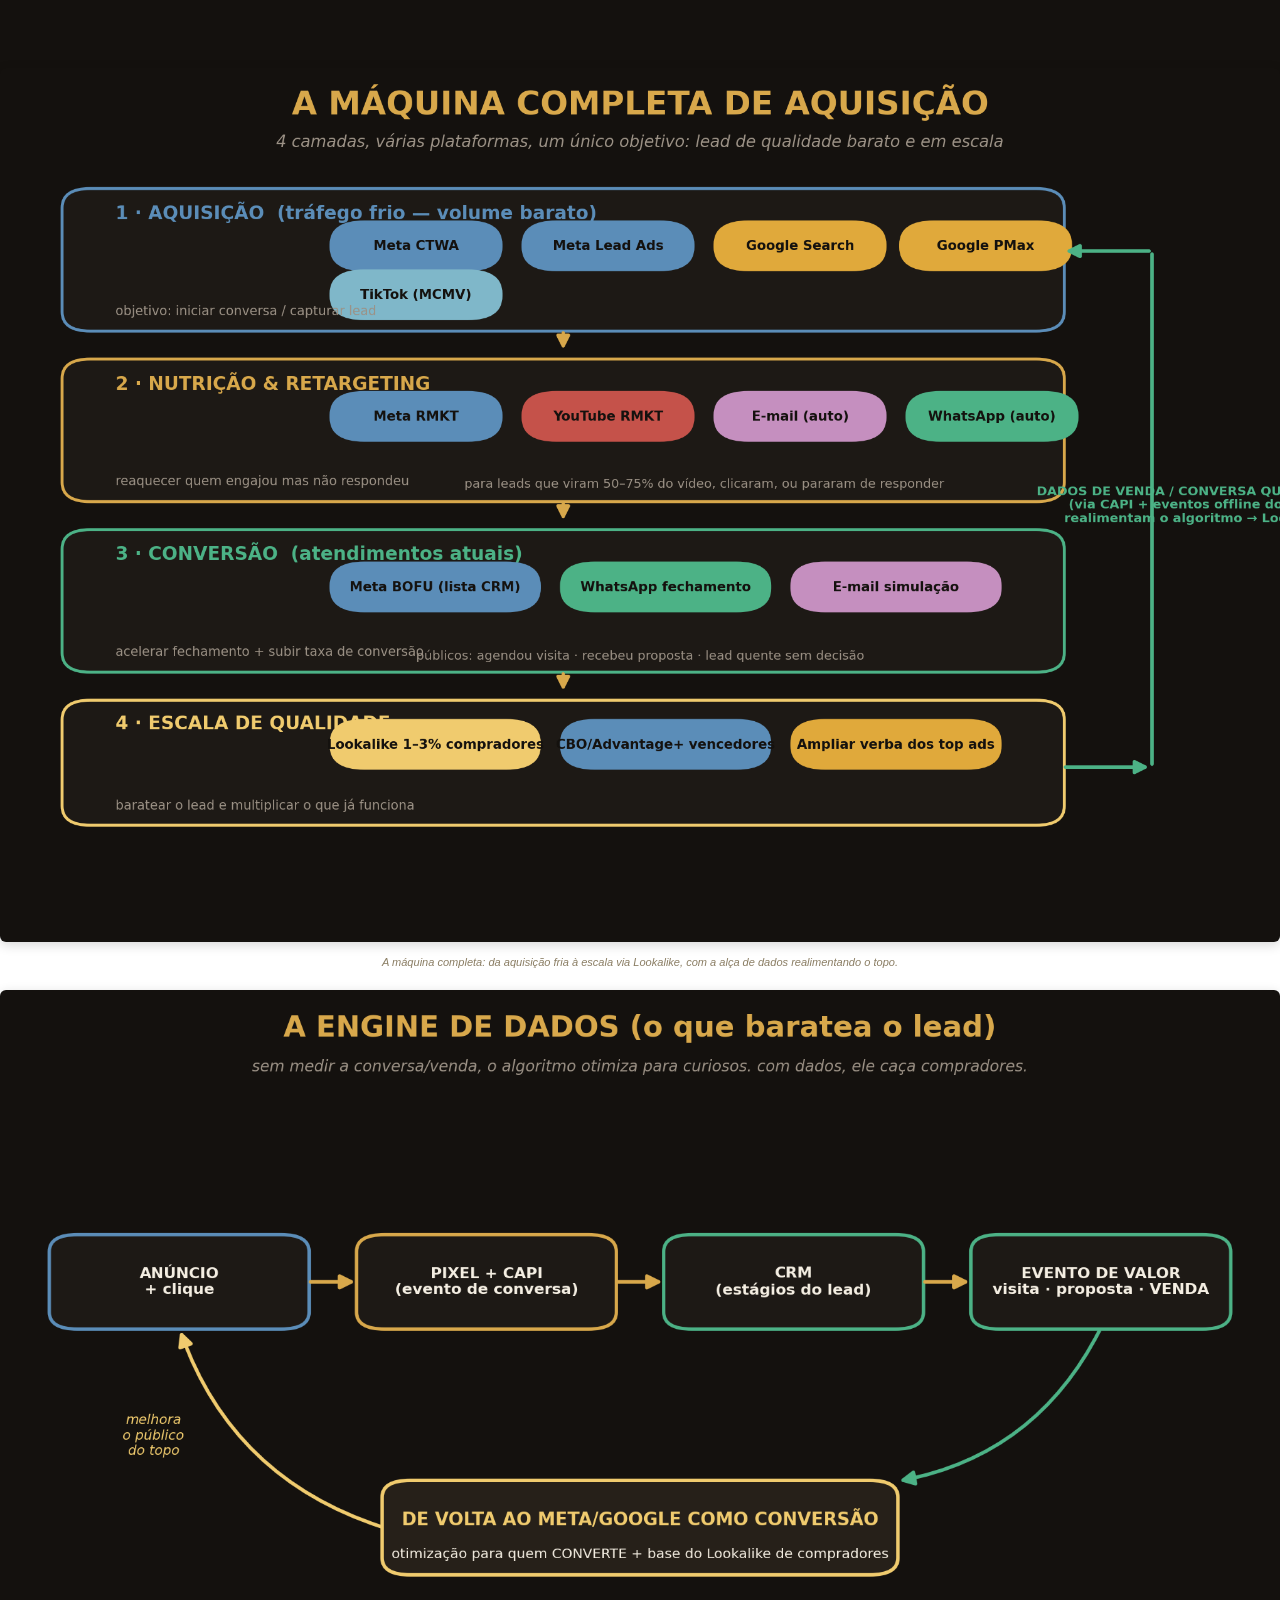
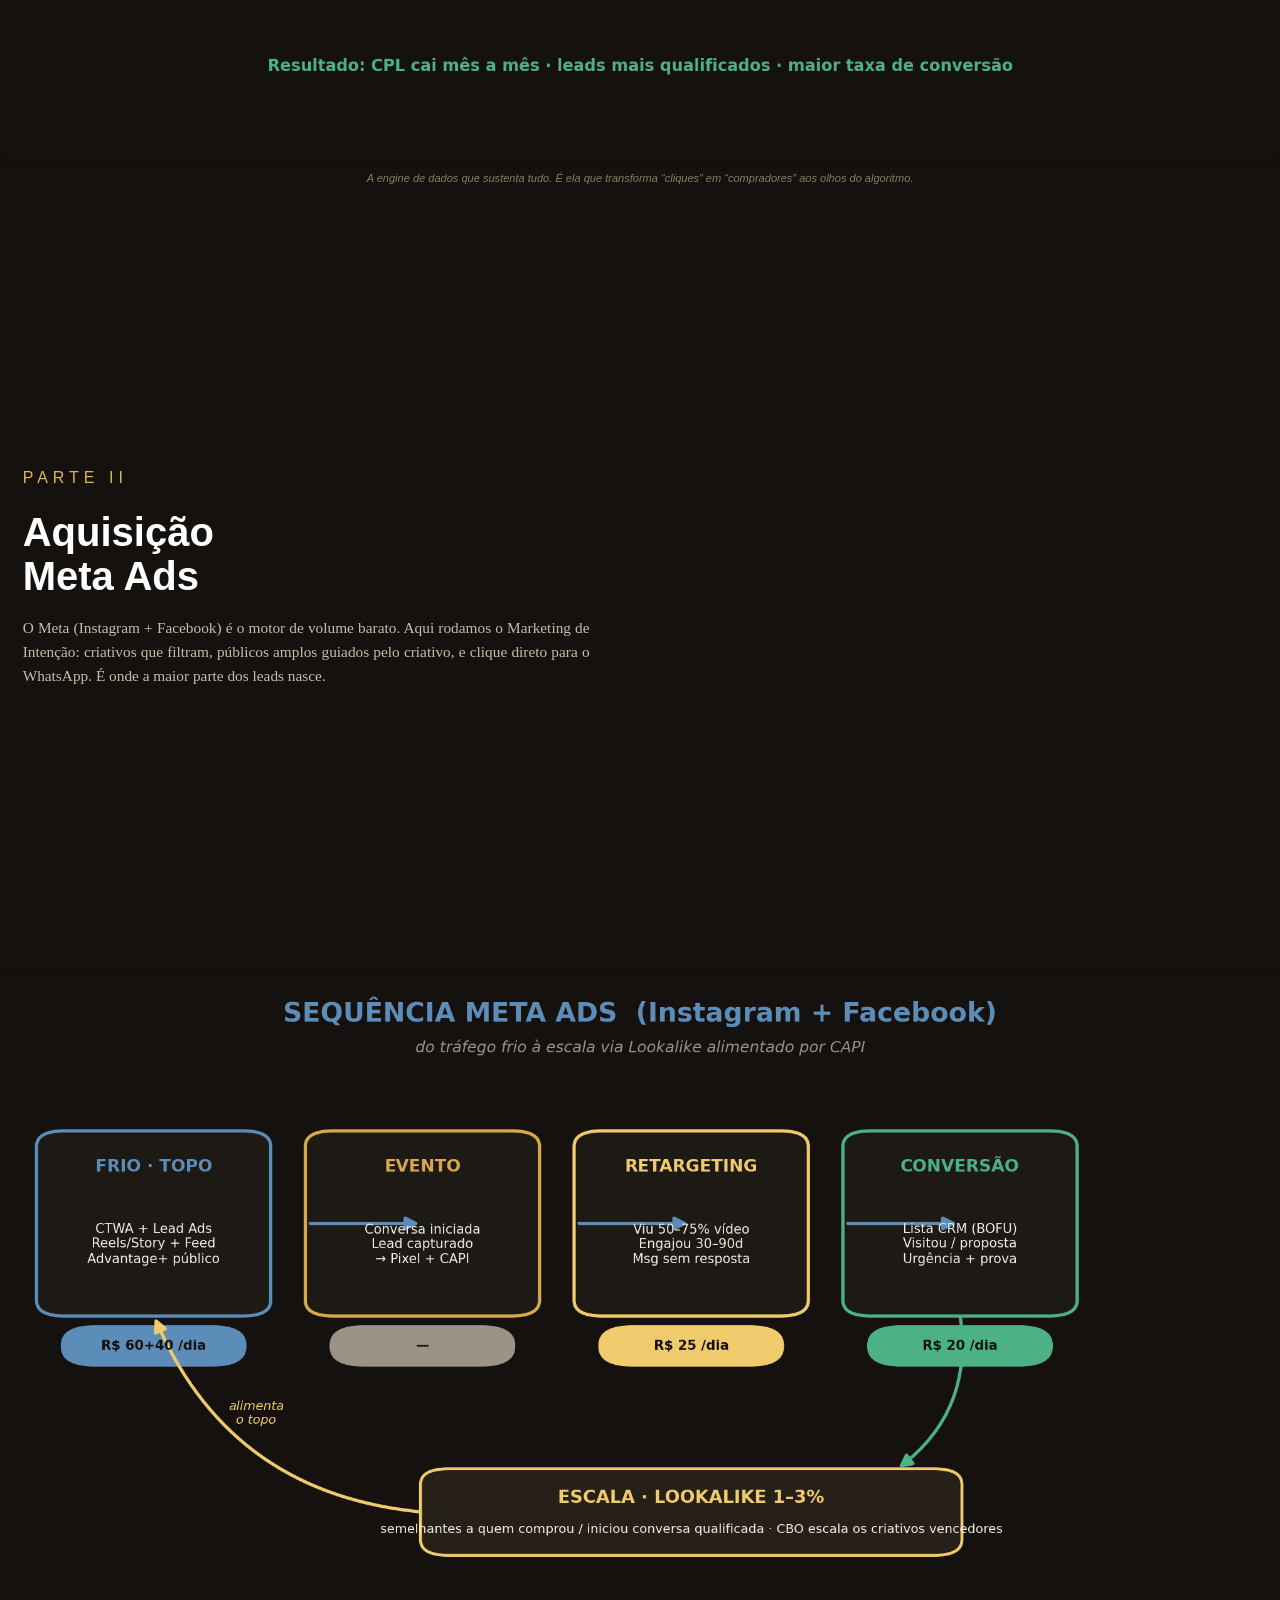
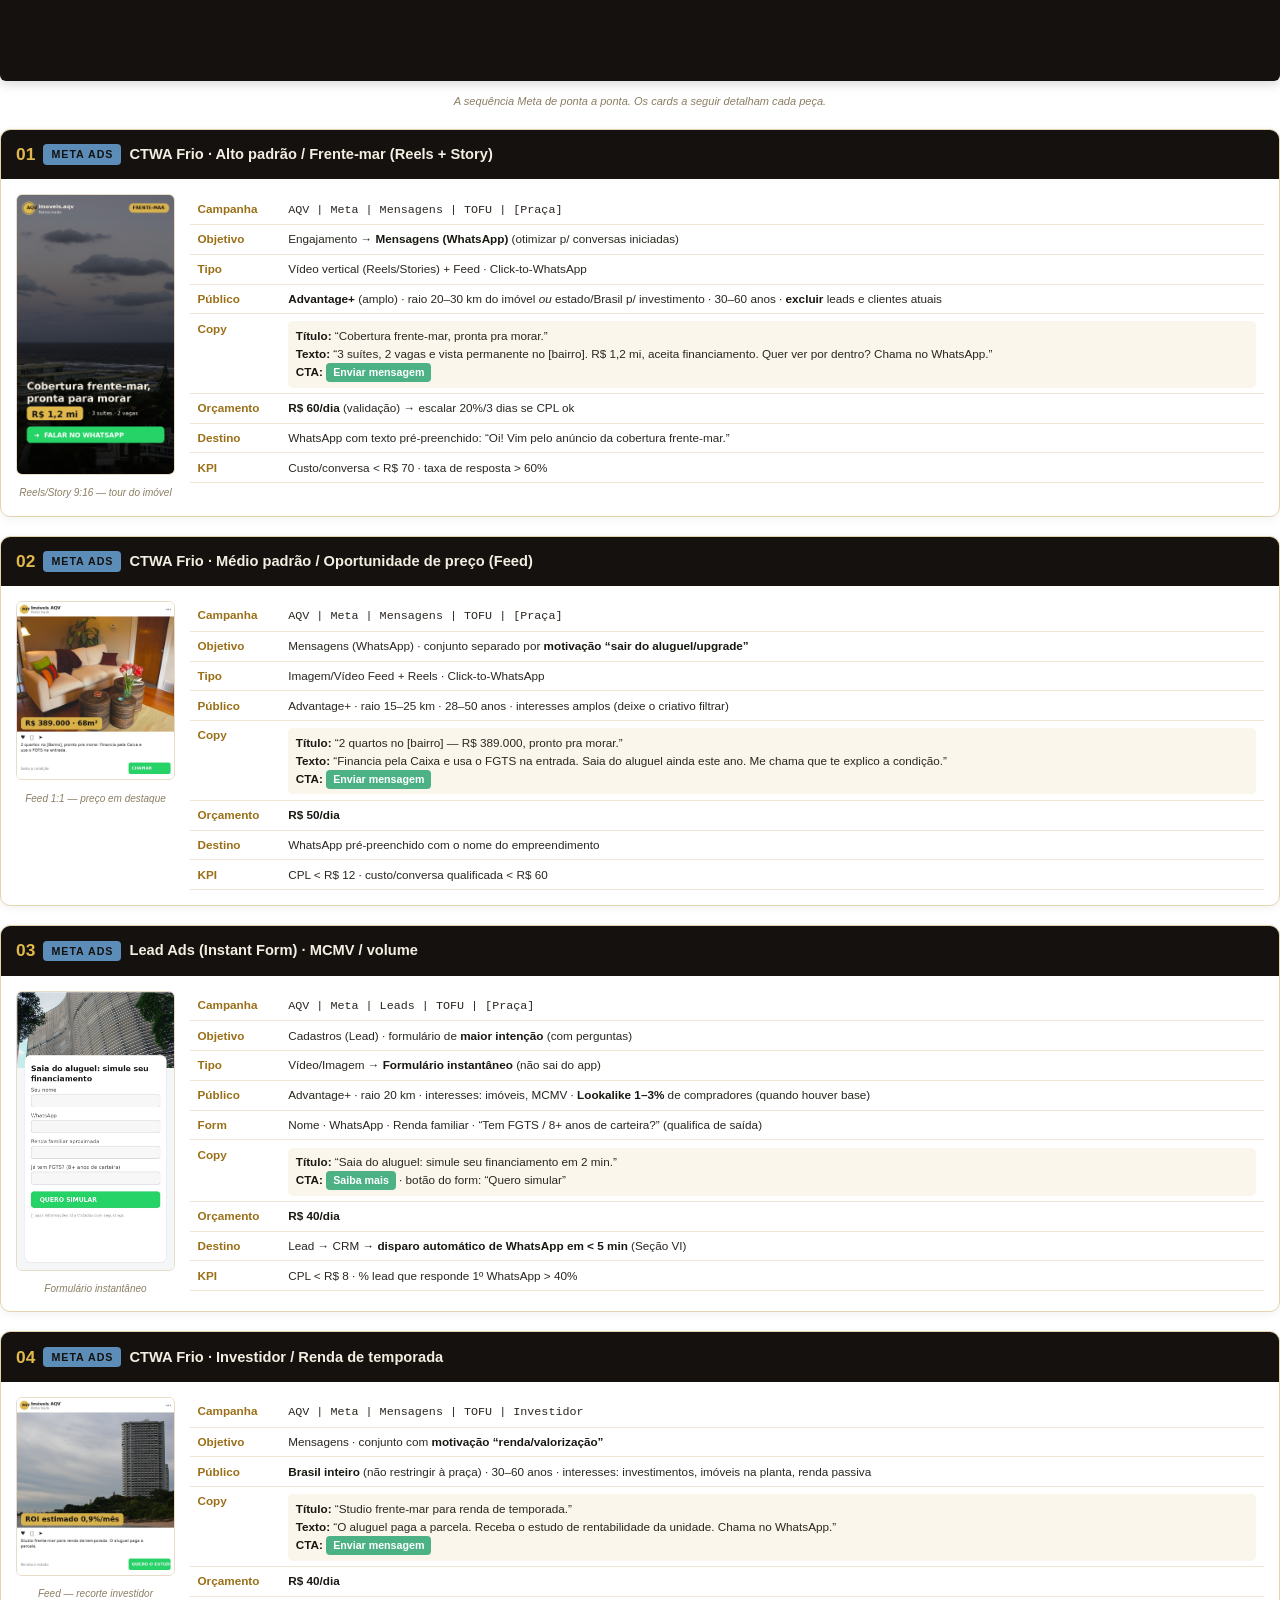
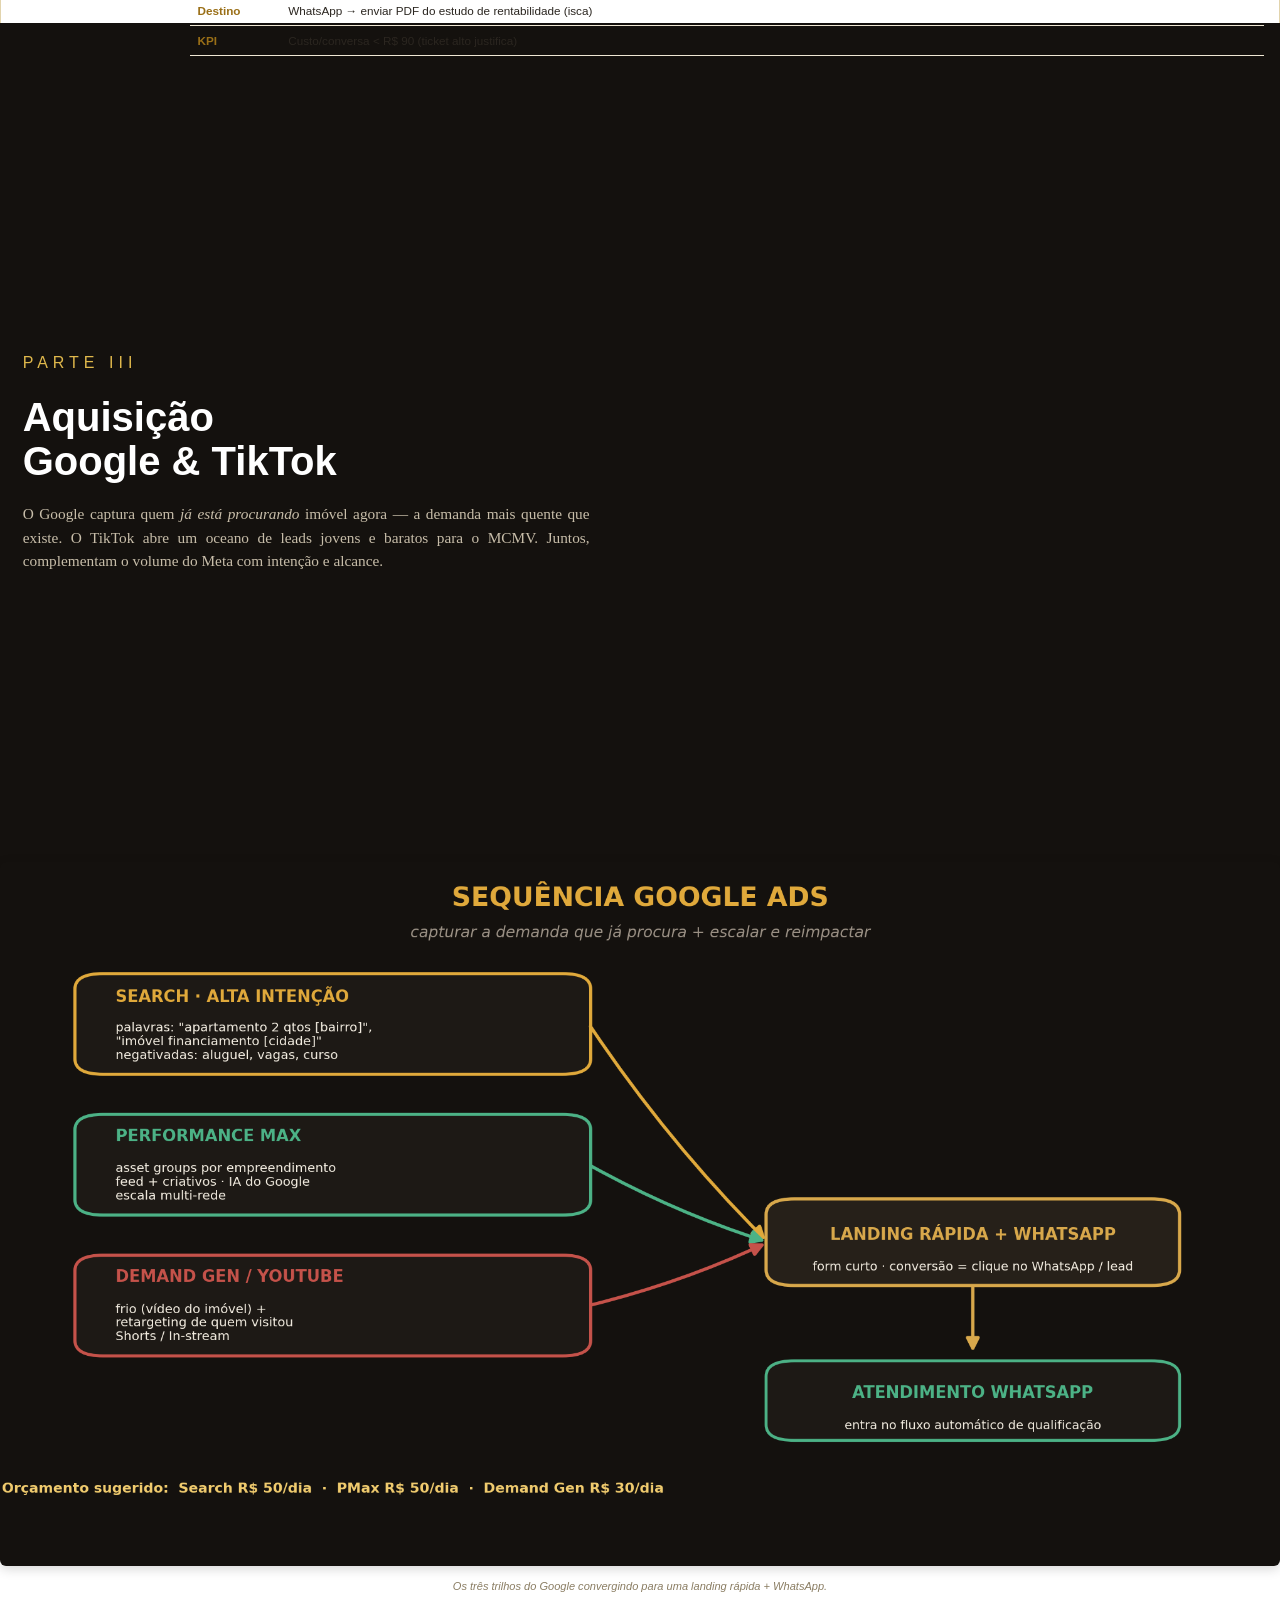
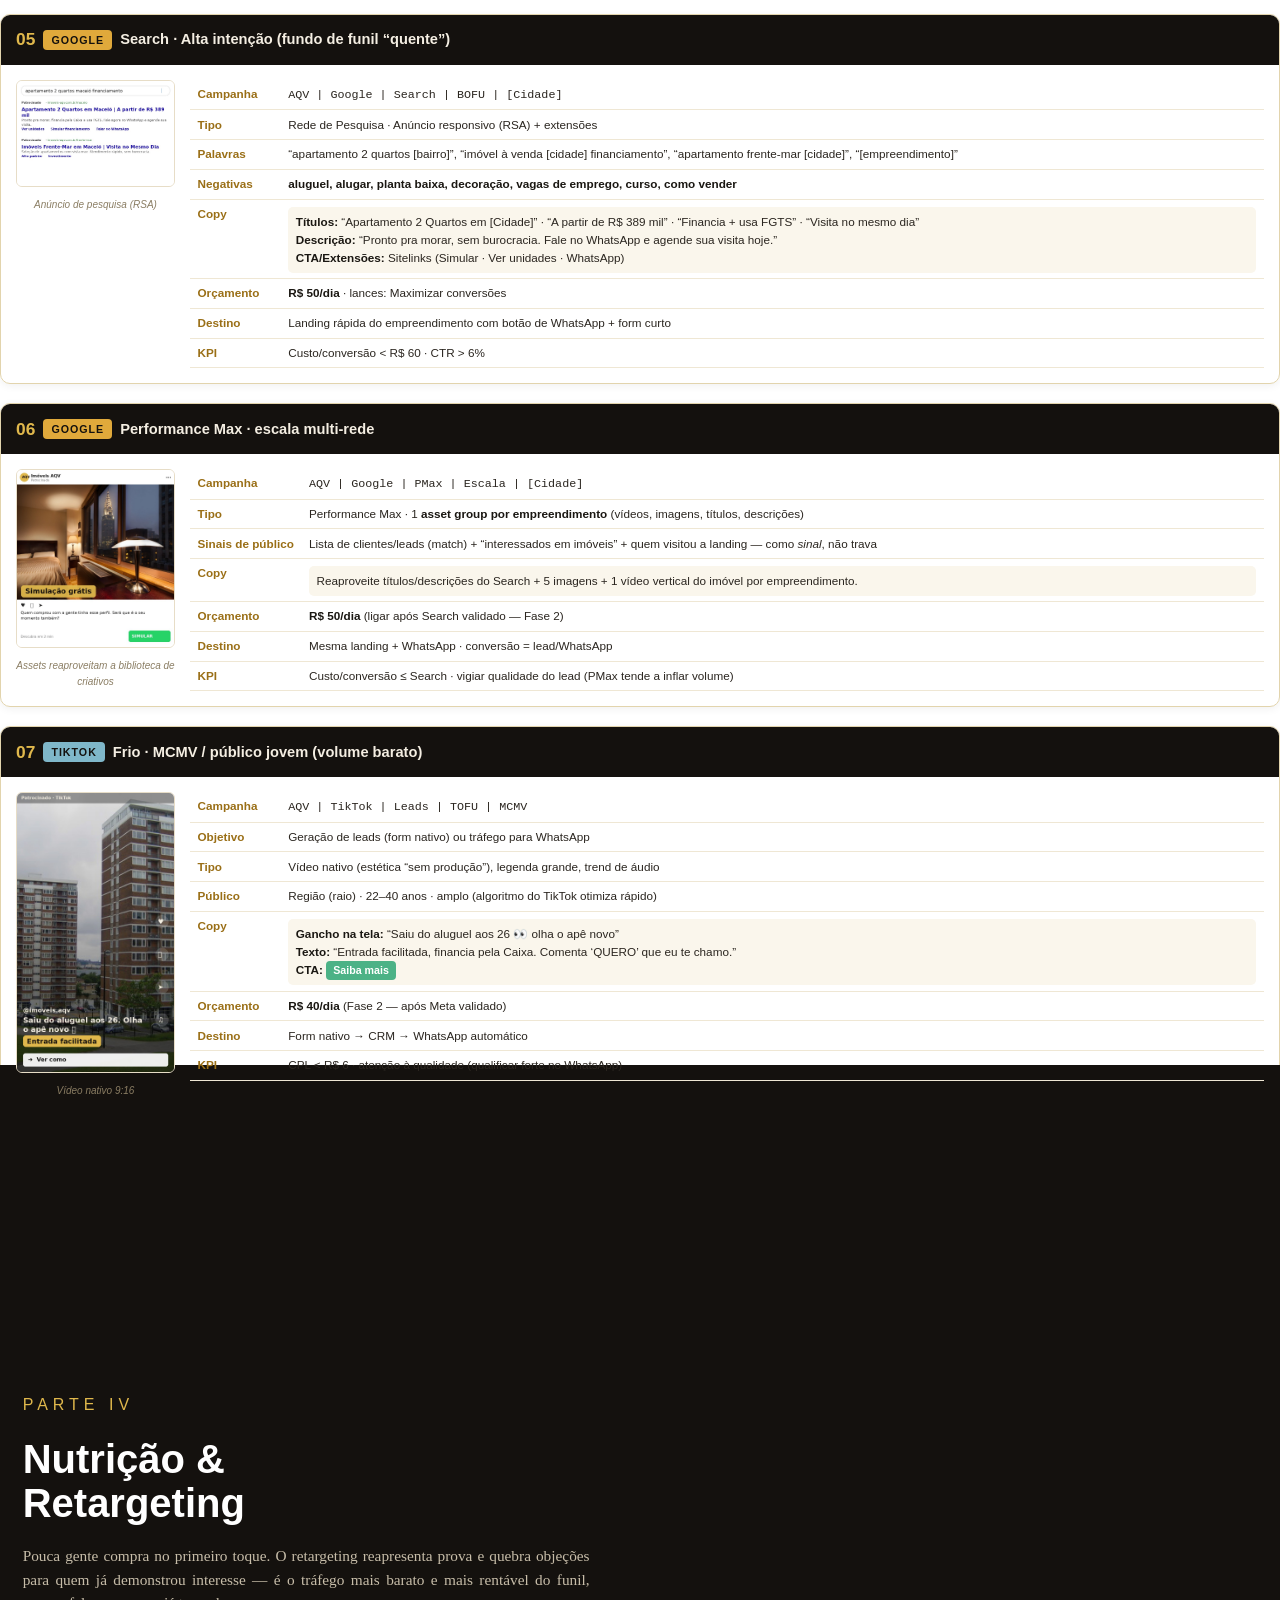
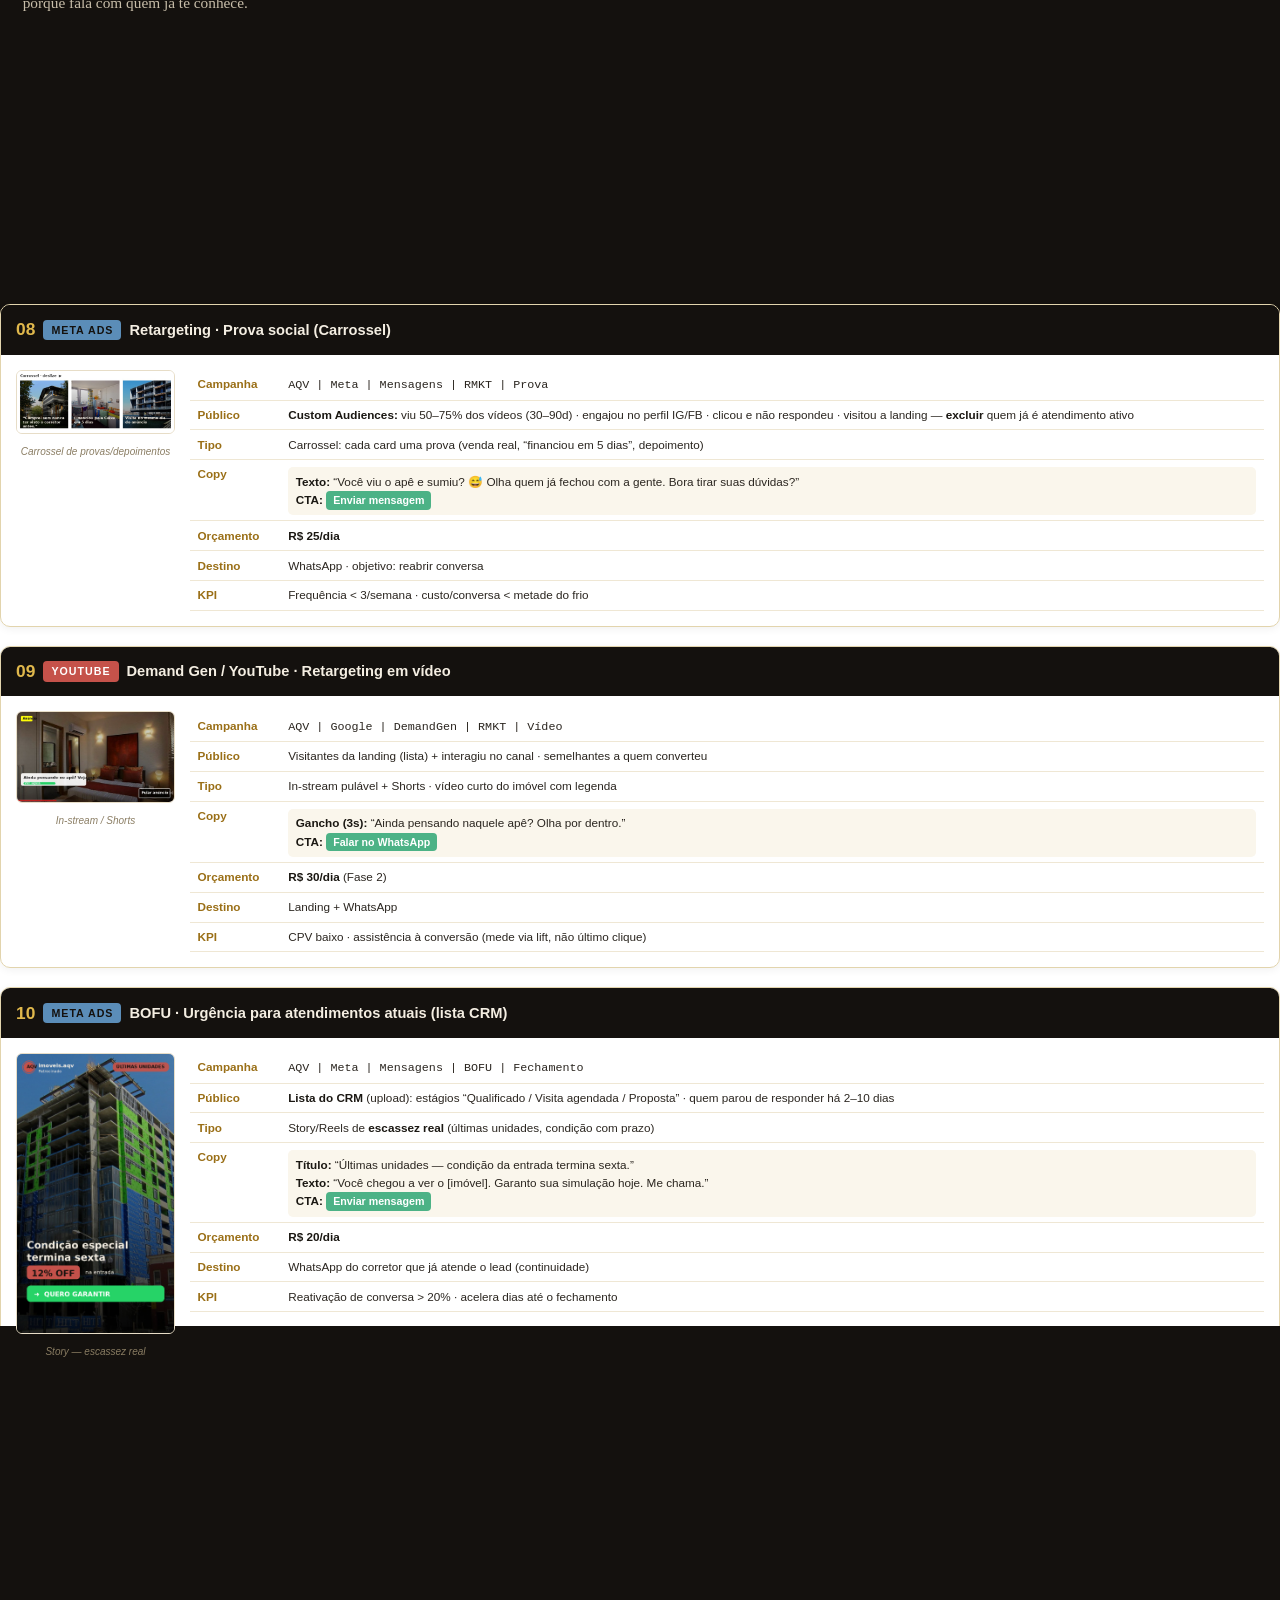
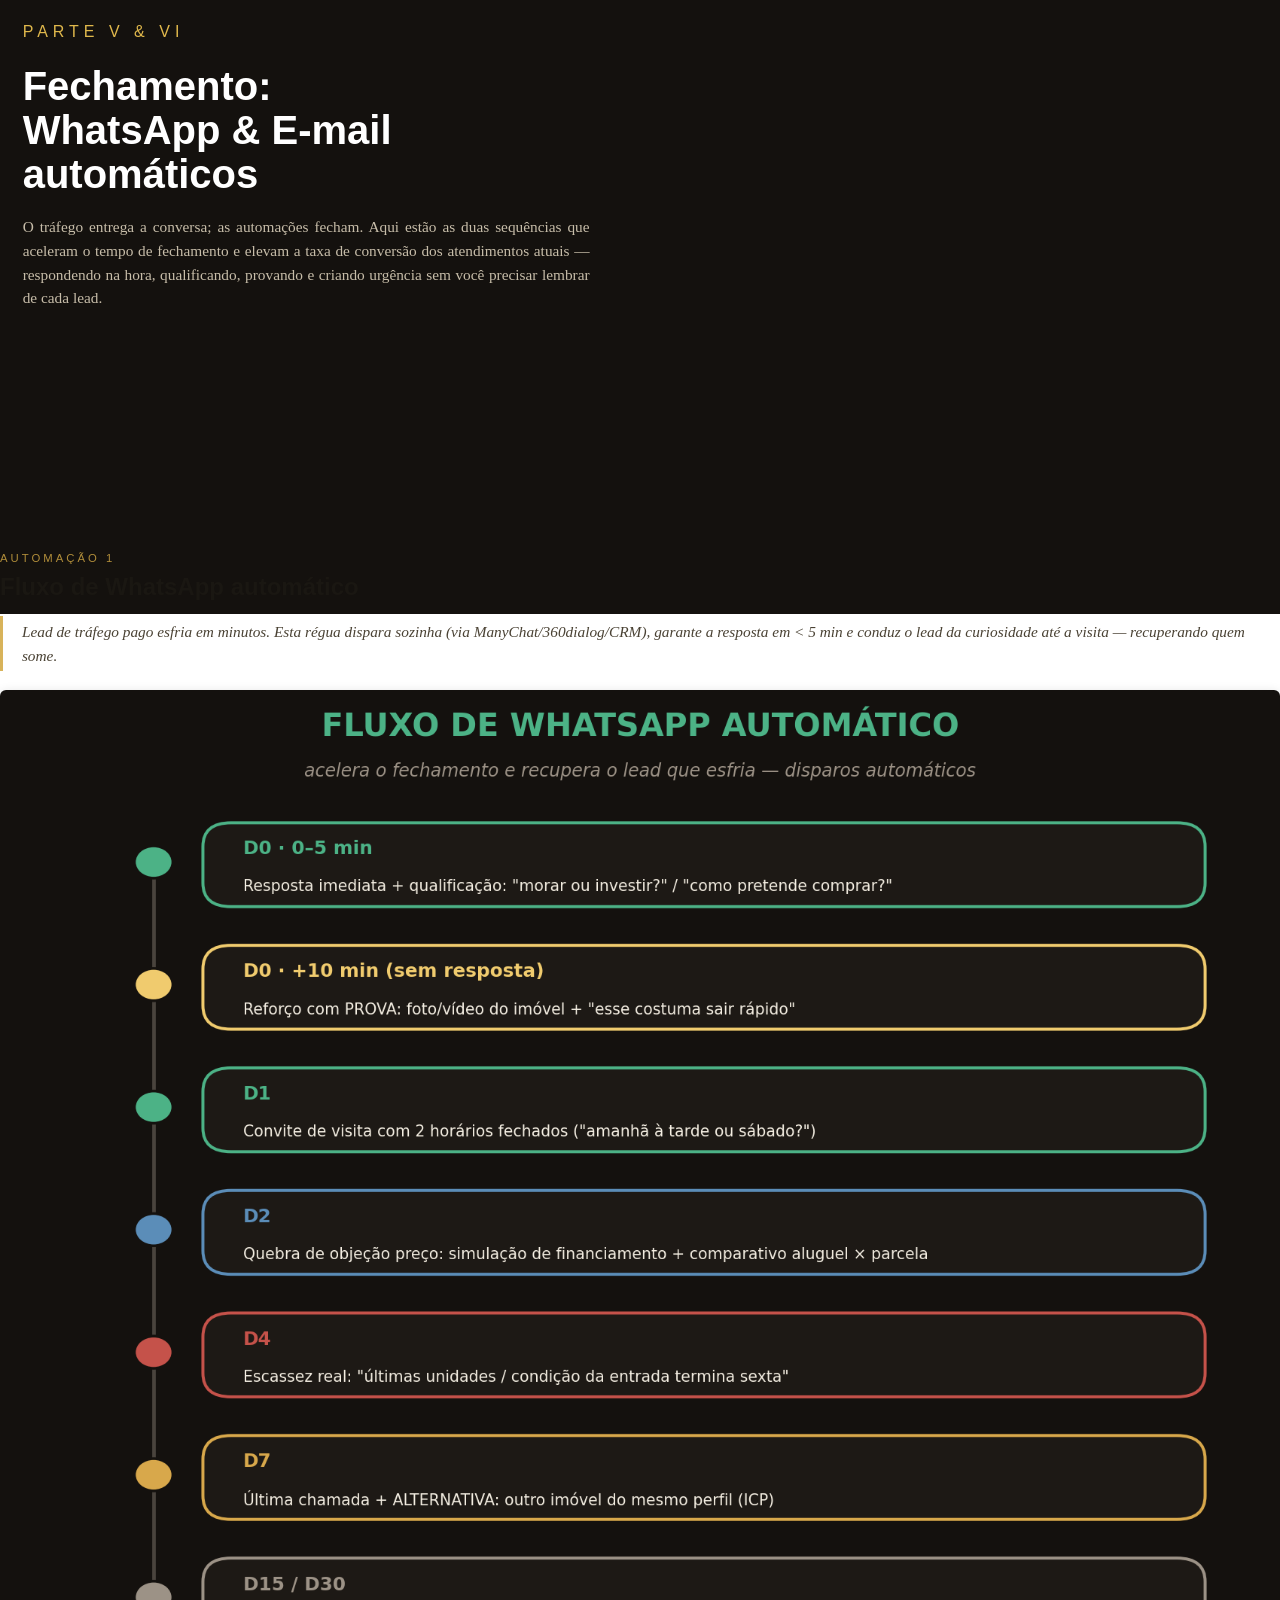
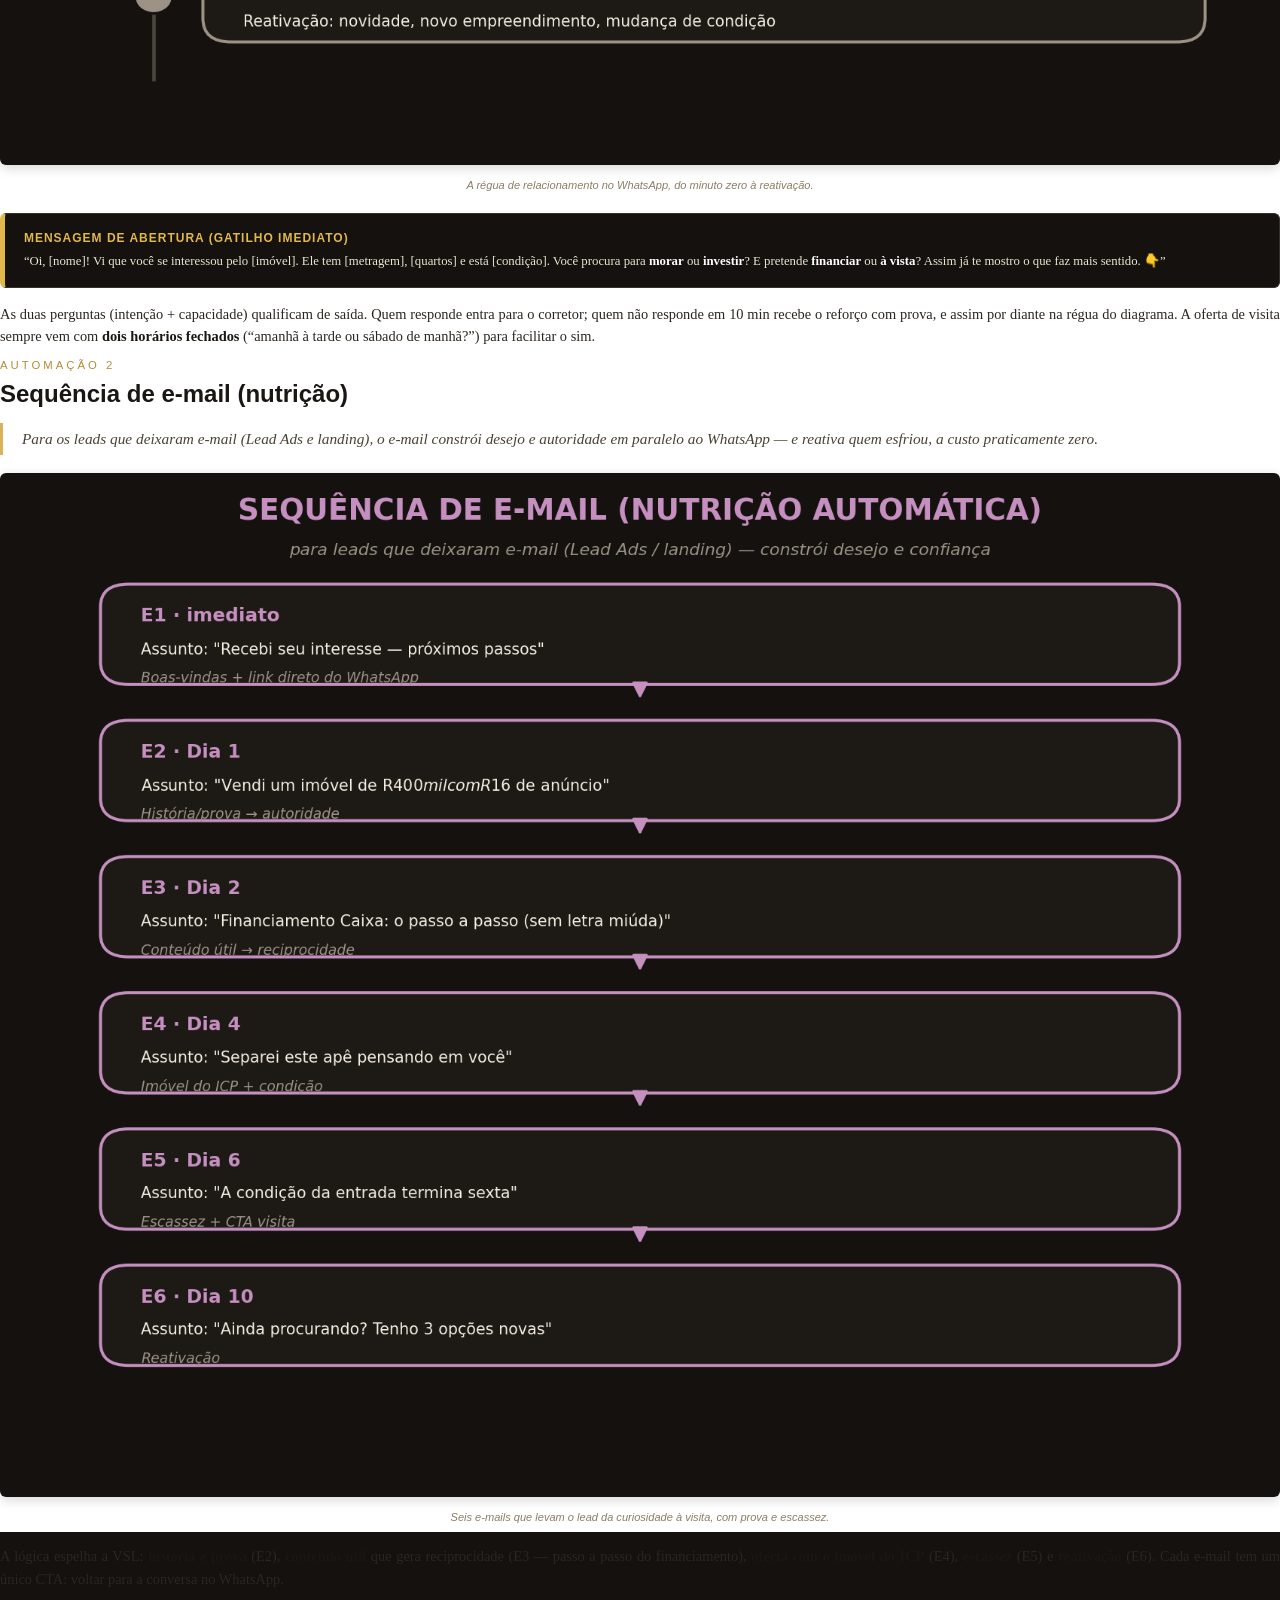
<file: apostila/playbook.html>
<!DOCTYPE html>
<html lang="pt-BR"><head><meta charset="UTF-8">
<style>
  @page { size:A4; margin:18mm 16mm 20mm 16mm;
    @bottom-center{content:"PLAYBOOK DE MÍDIA PAGA · Sequências de Campanha para Imóveis"; font-family:Georgia,serif; font-size:8pt; color:#9a8b6a;}
    @bottom-right{content:counter(page); font-family:Georgia,serif; font-size:9pt; color:#b08d3a;}
  }
  @page :first{ margin:0; @bottom-center{content:""} @bottom-right{content:""} }
  *{box-sizing:border-box;} html{-webkit-print-color-adjust:exact; print-color-adjust:exact;}
  body{font-family:Georgia,'Times New Roman',serif; color:#2b2620; line-height:1.55; font-size:10.8pt; margin:0;}
  h1,h2,h3,h4,.sans,th,td,.adcard,.kpi,.budget,.toc{font-family:'Helvetica Neue',Arial,sans-serif;}

  /* cover */
  .cover{height:297mm; position:relative; color:#f4eee2; padding:32mm 20mm; page-break-after:always;
    background:linear-gradient(180deg,rgba(14,11,8,.55),rgba(14,11,8,.94)), url('img/cidade.jpg') center/cover;}
  .cover .kick{font-family:'Helvetica Neue',sans-serif; letter-spacing:4px; font-size:11pt; color:#E0B84C; text-transform:uppercase;}
  .cover h1{font-family:'Helvetica Neue',sans-serif; font-size:40pt; line-height:1.05; margin:12mm 0 5mm; font-weight:800;}
  .cover h1 span{color:#E0B84C;}
  .cover .sub{font-size:14pt; color:#e8e1d2; max-width:150mm; font-style:italic; font-family:Georgia,serif;}
  .cover .badge{position:absolute; bottom:28mm; left:20mm; border-left:3px solid #E0B84C; padding-left:6mm;
    font-family:'Helvetica Neue',sans-serif; font-size:10pt; color:#d8cdb6; line-height:1.7;}
  .cover .tag{position:absolute; top:28mm; right:20mm; font-family:'Helvetica Neue',sans-serif; font-size:9pt;
    letter-spacing:2px; color:#c9b88e; border:1px solid #6b5a33; padding:4px 12px; border-radius:20px;}

  .part{page-break-before:always; height:235mm; display:flex; flex-direction:column; justify-content:center;
    background:#14110E; color:#f4eee2; margin:-18mm -16mm; padding:38mm 22mm;}
  .part .pnum{font-family:'Helvetica Neue',sans-serif; font-size:12pt; letter-spacing:5px; color:#E0B84C;}
  .part h2{font-family:'Helvetica Neue',sans-serif; font-size:30pt; border:none; margin:5mm 0; color:#fff; line-height:1.1;}
  .part p{color:#c7bda9; font-size:11.5pt; max-width:150mm;}

  h2.sec{font-family:'Helvetica Neue',sans-serif; font-size:18pt; color:#1a1712; margin:0 0 1mm; page-break-before:always; page-break-after:avoid;}
  .sectag{font-family:'Helvetica Neue',sans-serif; font-size:8.5pt; letter-spacing:3px; text-transform:uppercase;
    color:#b08d3a; page-break-before:always; page-break-after:avoid; margin-top:1mm;}
  h2.sec.cont, .sectag.cont{page-break-before:auto;}
  h3{font-family:'Helvetica Neue',sans-serif; font-size:12.5pt; color:#2b2620; margin:6mm 0 2mm; page-break-after:avoid;}
  h3::before{content:"▸ "; color:#b08d3a;}
  p{margin:0 0 2.6mm; text-align:justify;}
  .lead{font-size:11.5pt; color:#4a4234; font-style:italic; border-left:3px solid #d8b35a; padding:1mm 0 1mm 5mm; margin:3mm 0 5mm; text-align:left;}
  strong{color:#1a1712;}

  figure{margin:5mm 0; page-break-inside:avoid; text-align:center;}
  figure img{width:100%; border-radius:6px; box-shadow:0 3px 12px rgba(0,0,0,.16);}
  figcaption{font-family:'Helvetica Neue',sans-serif; font-size:8.3pt; color:#8a7d63; margin-top:1.5mm; font-style:italic;}

  /* AD CARD */
  .adcard{border:1px solid #e2d4ad; border-radius:10px; margin:5mm 0; page-break-inside:avoid; overflow:hidden;
    box-shadow:0 2px 8px rgba(0,0,0,.06);}
  .adhead{display:flex; align-items:center; gap:8px; padding:3mm 4mm; background:#14110E; color:#f4eee2;}
  .adhead .plat{font-size:8pt; font-weight:700; letter-spacing:1px; padding:2px 8px; border-radius:4px; color:#14110E;}
  .plat.meta{background:#5B8DB8;} .plat.google{background:#E0A93B;} .plat.yt{background:#C5524A; color:#fff;}
  .plat.tt{background:#7FB7C9;} .plat.wa{background:#4CB286;} .plat.mail{background:#C58FBF;}
  .adhead .num{font-size:13pt; font-weight:800; color:#E0B84C;}
  .adhead .ti{font-size:11pt; font-weight:700;}
  .adbody{display:flex; gap:4mm; padding:4mm;}
  .adcreative{flex:0 0 42mm; text-align:center;}
  .adcreative img{width:100%; border-radius:6px; border:1px solid #e7ddc7;}
  .adcreative .cc{font-size:7.5pt; color:#8a7d63; margin-top:1mm; font-style:italic;}
  .adfields{flex:1; font-size:8.8pt;}
  .adfields table{width:100%; border-collapse:collapse;}
  .adfields td{padding:1.4mm 2mm; border-bottom:1px solid #efe7d4; vertical-align:top;}
  .adfields td.k{width:24mm; color:#9a6f17; font-weight:700; white-space:nowrap;}
  .adfields .copy{background:#faf6ec; border-radius:5px; padding:1.5mm 2mm; margin-top:.5mm;}
  .adfields .cta{display:inline-block; background:#4CB286; color:#fff; font-weight:700; padding:1px 7px; border-radius:4px; font-size:8pt;}

  table.std{width:100%; border-collapse:collapse; margin:4mm 0; font-size:8.8pt; page-break-inside:avoid;}
  table.std th{background:#2b2620; color:#f4eee2; text-align:left; padding:2mm 2.5mm; font-size:8.5pt;}
  table.std td{padding:2mm 2.5mm; border-bottom:1px solid #e7ddc7; vertical-align:top;}
  table.std tr:nth-child(even) td{background:#faf6ec;}
  .callout{background:#faf5e9; border:1px solid #e6d29a; border-left:5px solid #d8b35a; border-radius:6px; padding:4mm 5mm; margin:4mm 0; page-break-inside:avoid; font-size:9.6pt;}
  .callout .ct{font-family:'Helvetica Neue',sans-serif; font-weight:700; color:#9a6f17; font-size:9pt; letter-spacing:1px; text-transform:uppercase; margin-bottom:1mm;}
  .callout.dark{background:#14110E; border-color:#3a3026; border-left-color:#E0B84C; color:#ece4d2;}
  .callout.dark .ct{color:#E0B84C;} .callout.dark strong{color:#fff;}
  ul.clean{list-style:none; padding-left:0; font-size:9.6pt;} ul.clean li{padding:1mm 0 1mm 7mm; position:relative; text-align:left;}
  ul.clean li::before{content:"✓"; color:#4CB286; font-weight:bold; position:absolute; left:0;}
  .toc{font-family:'Helvetica Neue',sans-serif;} .toc h2{font-size:20pt; color:#1a1712; border-bottom:2px solid #d8b35a; padding-bottom:2mm;}
  .toc .row{display:flex; justify-content:space-between; font-size:10.5pt; padding:2.2mm 0; border-bottom:1px dotted #d9ccaf;}
  .toc b{color:#b08d3a; margin-right:3mm;}
  .grid2{display:flex; gap:4mm;} .grid2>div{flex:1;}
  .small{font-size:8.6pt; color:#6a6151;}
</style></head><body>

<!-- COVER -->
<div class="cover">
  <div class="tag">ESTRATÉGIA · TRÁFEGO PAGO · IMÓVEIS</div>
  <div class="kick">Plano de mídia full-funnel</div>
  <h1>PLAYBOOK DE<br>CAMPANHAS <span>PAGAS</span></h1>
  <div class="sub">As sequências de anúncios, plataforma por plataforma, para gerar leads de qualidade baratos e em escala — e transformar atendimento em venda.</div>
  <div class="badge">
    Meta · Google · YouTube · TikTok &nbsp;+&nbsp; WhatsApp & E-mail automáticos<br>
    Organogramas, públicos exatos, copy, criativos, orçamento e KPIs<br>
    <span style="color:#E0B84C">Inteligência unificada: corretor + marketeiro + gestor de tráfego</span>
  </div>
</div>

<!-- SUMÁRIO -->
<div class="toc">
  <h2>Como ler este playbook</h2>
  <p class="small" style="margin-bottom:5mm;">Cada anúncio é apresentado como um <strong>card operacional</strong>: tudo o que o gestor precisa para subir a campanha está ali — plataforma, objetivo, público exato, copy, criativo de exemplo, orçamento e link de destino. Os organogramas mostram a ordem e como as peças se alimentam.</p>
  <div class="row"><span><b>0.</b> Fundação: rastreamento, CRM, nomenclatura e metas</span><span>A base de tudo</span></div>
  <div class="row"><span><b>I.</b> O mapa geral — a máquina completa</span><span>Organograma mestre</span></div>
  <div class="row"><span><b>II.</b> Aquisição — Meta Ads (4 cards)</span><span>Lead barato em escala</span></div>
  <div class="row"><span><b>III.</b> Aquisição — Google & TikTok (3 cards)</span><span>Intenção + volume</span></div>
  <div class="row"><span><b>IV.</b> Nutrição & Retargeting (3 cards)</span><span>Reaquecer e converter</span></div>
  <div class="row"><span><b>V.</b> Conversão — fechamento dos atendimentos atuais</span><span>BOFU + automações</span></div>
  <div class="row"><span><b>VI.</b> WhatsApp & E-mail automáticos</span><span>Acelerar fechamento</span></div>
  <div class="row"><span><b>VII.</b> Escala de qualidade — Lookalike & otimização</span><span>Baratear o CPL</span></div>
  <div class="row"><span><b>VIII.</b> Orçamento, cronograma 30/60/90 e KPIs</span><span>Operação</span></div>
</div>

<!-- SEÇÃO 0 FUNDAÇÃO -->
<div class="sectag">Seção 0</div>
<h2 class="sec cont">Fundação: sem isto, todo o resto vira desperdício</h2>
<p class="lead">O segredo de um lead barato não está no criativo — está em <strong>medir a coisa certa</strong>. Se o algoritmo não souber quem virou conversa e quem virou venda, ele vai otimizar para curiosos. A fundação abaixo é inegociável.</p>

<h3>1. Rastreamento de ponta a ponta</h3>
<p>Instale o <strong>Pixel da Meta</strong> e a <strong>Conversions API (CAPI)</strong> para enviar o evento de “conversa iniciada” e os eventos de qualificação. No Google, ative o <strong>Google Tag + Conversões Otimizadas</strong>. O evento mais importante não é o clique: é a <strong>conversa qualificada</strong> e a <strong>venda</strong>. Esses eventos voltam para as plataformas como conversão e são a base do Lookalike (Seção VII).</p>

<h3>2. CRM com estágios claros</h3>
<p>Todo lead entra num CRM (RD Station, Kommo, HubSpot ou similar) com estágios: <em>Novo → Conversa iniciada → Qualificado → Visita agendada → Proposta → Venda/Perdido</em>. Esses estágios viram <strong>eventos offline</strong> enviados de volta ao Meta/Google — é assim que o algoritmo aprende a buscar quem fecha, não quem só clica.</p>

<h3>3. Nomenclatura padrão (para nunca se perder)</h3>
<div class="callout">
  <div class="ct">Padrão de nomes</div>
  <p style="margin:0;"><strong>Campanha:</strong> <code>AQV | [Plataforma] | [Objetivo] | [Etapa] | [Praça]</code><br>
  <strong>Conjunto:</strong> <code>[Público] | [Região] | [Faixa]</code><br>
  <strong>Anúncio:</strong> <code>[Formato] | [Imóvel/Oferta] | [v1]</code><br>
  Ex.: <code>AQV | Meta | Mensagens | TOFU | Maceió</code> › <code>Advantage+ | Raio 20km | 28-55</code> › <code>Reels | FrenteMar | v1</code></p>
</div>

<h3>4. Metas (KPIs) que guiam a régua</h3>
<p>Os números variam por praça e ticket, mas estas são as faixas-alvo que perseguimos. Use-as como semáforo, não como dogma.</p>
<table class="std">
  <tr><th>Indicador</th><th>Faixa-alvo de referência</th><th>Por que importa</th></tr>
  <tr><td>Custo por lead (CPL)</td><td>R$ 4 – R$ 15 (MCMV) · R$ 15 – R$ 50 (médio/alto)</td><td>Volume barato</td></tr>
  <tr><td>Custo por conversa qualificada</td><td>R$ 25 – R$ 90</td><td>Qualidade do lead</td></tr>
  <tr><td>Custo por visita agendada</td><td>R$ 120 – R$ 400</td><td>Proximidade da venda</td></tr>
  <tr><td>Lead → Visita</td><td>15% – 30%</td><td>Eficiência do atendimento</td></tr>
  <tr><td>Visita → Proposta</td><td>30% – 50%</td><td>Conversão</td></tr>
  <tr><td>Proposta → Venda</td><td>30% – 60%</td><td>Fechamento</td></tr>
</table>

<!-- PARTE I MAPA -->
<div class="part">
  <div class="pnum">PARTE I</div>
  <h2>O mapa geral —<br>a máquina completa</h2>
  <p>Antes dos detalhes, veja o todo. Quatro camadas, várias plataformas, uma engenharia de dados no centro. Cada camada existe para um objetivo específico — e todas se alimentam de volta para baratear o lead a cada mês.</p>
</div>

<figure><img src="img/M1_mapa_geral.png" alt="Mapa geral"><figcaption>A máquina completa: da aquisição fria à escala via Lookalike, com a alça de dados realimentando o topo.</figcaption></figure>
<figure><img src="img/M6_engine_dados.png" alt="Engine de dados"><figcaption>A engine de dados que sustenta tudo. É ela que transforma “cliques” em “compradores” aos olhos do algoritmo.</figcaption></figure>

<!-- PARTE II META -->
<div class="part">
  <div class="pnum">PARTE II</div>
  <h2>Aquisição<br>Meta Ads</h2>
  <p>O Meta (Instagram + Facebook) é o motor de volume barato. Aqui rodamos o Marketing de Intenção: criativos que filtram, públicos amplos guiados pelo criativo, e clique direto para o WhatsApp. É onde a maior parte dos leads nasce.</p>
</div>

<figure><img src="img/M2_sequencia_meta.png" alt="Sequência Meta"><figcaption>A sequência Meta de ponta a ponta. Os cards a seguir detalham cada peça.</figcaption></figure>

<!-- CARD 1 -->
<div class="adcard">
  <div class="adhead"><span class="num">01</span><span class="plat meta">META ADS</span><span class="ti">CTWA Frio · Alto padrão / Frente-mar (Reels + Story)</span></div>
  <div class="adbody">
    <div class="adcreative"><img src="creatives/cr01_meta_reels.jpg"><div class="cc">Reels/Story 9:16 — tour do imóvel</div></div>
    <div class="adfields"><table>
      <tr><td class="k">Campanha</td><td><code>AQV | Meta | Mensagens | TOFU | [Praça]</code></td></tr>
      <tr><td class="k">Objetivo</td><td>Engajamento → <strong>Mensagens (WhatsApp)</strong> (otimizar p/ conversas iniciadas)</td></tr>
      <tr><td class="k">Tipo</td><td>Vídeo vertical (Reels/Stories) + Feed · Click-to-WhatsApp</td></tr>
      <tr><td class="k">Público</td><td><strong>Advantage+</strong> (amplo) · raio 20–30 km do imóvel <em>ou</em> estado/Brasil p/ investimento · 30–60 anos · <strong>excluir</strong> leads e clientes atuais</td></tr>
      <tr><td class="k">Copy</td><td><div class="copy"><strong>Título:</strong> “Cobertura frente-mar, pronta pra morar.”<br><strong>Texto:</strong> “3 suítes, 2 vagas e vista permanente no [bairro]. R$ 1,2 mi, aceita financiamento. Quer ver por dentro? Chama no WhatsApp.”<br><strong>CTA:</strong> <span class="cta">Enviar mensagem</span></div></td></tr>
      <tr><td class="k">Orçamento</td><td><strong>R$ 60/dia</strong> (validação) → escalar 20%/3 dias se CPL ok</td></tr>
      <tr><td class="k">Destino</td><td>WhatsApp com texto pré-preenchido: “Oi! Vim pelo anúncio da cobertura frente-mar.”</td></tr>
      <tr><td class="k">KPI</td><td>Custo/conversa &lt; R$ 70 · taxa de resposta &gt; 60%</td></tr>
    </table></div>
  </div>
</div>

<!-- CARD 2 -->
<div class="adcard">
  <div class="adhead"><span class="num">02</span><span class="plat meta">META ADS</span><span class="ti">CTWA Frio · Médio padrão / Oportunidade de preço (Feed)</span></div>
  <div class="adbody">
    <div class="adcreative"><img src="creatives/cr02_meta_feed.jpg"><div class="cc">Feed 1:1 — preço em destaque</div></div>
    <div class="adfields"><table>
      <tr><td class="k">Campanha</td><td><code>AQV | Meta | Mensagens | TOFU | [Praça]</code></td></tr>
      <tr><td class="k">Objetivo</td><td>Mensagens (WhatsApp) · conjunto separado por <strong>motivação “sair do aluguel/upgrade”</strong></td></tr>
      <tr><td class="k">Tipo</td><td>Imagem/Vídeo Feed + Reels · Click-to-WhatsApp</td></tr>
      <tr><td class="k">Público</td><td>Advantage+ · raio 15–25 km · 28–50 anos · interesses amplos (deixe o criativo filtrar)</td></tr>
      <tr><td class="k">Copy</td><td><div class="copy"><strong>Título:</strong> “2 quartos no [bairro] — R$ 389.000, pronto pra morar.”<br><strong>Texto:</strong> “Financia pela Caixa e usa o FGTS na entrada. Saia do aluguel ainda este ano. Me chama que te explico a condição.”<br><strong>CTA:</strong> <span class="cta">Enviar mensagem</span></div></td></tr>
      <tr><td class="k">Orçamento</td><td><strong>R$ 50/dia</strong></td></tr>
      <tr><td class="k">Destino</td><td>WhatsApp pré-preenchido com o nome do empreendimento</td></tr>
      <tr><td class="k">KPI</td><td>CPL &lt; R$ 12 · custo/conversa qualificada &lt; R$ 60</td></tr>
    </table></div>
  </div>
</div>

<!-- CARD 3 -->
<div class="adcard">
  <div class="adhead"><span class="num">03</span><span class="plat meta">META ADS</span><span class="ti">Lead Ads (Instant Form) · MCMV / volume</span></div>
  <div class="adbody">
    <div class="adcreative"><img src="creatives/cr03_leadform.jpg"><div class="cc">Formulário instantâneo</div></div>
    <div class="adfields"><table>
      <tr><td class="k">Campanha</td><td><code>AQV | Meta | Leads | TOFU | [Praça]</code></td></tr>
      <tr><td class="k">Objetivo</td><td>Cadastros (Lead) · formulário de <strong>maior intenção</strong> (com perguntas)</td></tr>
      <tr><td class="k">Tipo</td><td>Vídeo/Imagem → <strong>Formulário instantâneo</strong> (não sai do app)</td></tr>
      <tr><td class="k">Público</td><td>Advantage+ · raio 20 km · interesses: imóveis, MCMV · <strong>Lookalike 1–3%</strong> de compradores (quando houver base)</td></tr>
      <tr><td class="k">Form</td><td>Nome · WhatsApp · Renda familiar · “Tem FGTS / 8+ anos de carteira?” (qualifica de saída)</td></tr>
      <tr><td class="k">Copy</td><td><div class="copy"><strong>Título:</strong> “Saia do aluguel: simule seu financiamento em 2 min.”<br><strong>CTA:</strong> <span class="cta">Saiba mais</span> · botão do form: “Quero simular”</div></td></tr>
      <tr><td class="k">Orçamento</td><td><strong>R$ 40/dia</strong></td></tr>
      <tr><td class="k">Destino</td><td>Lead → CRM → <strong>disparo automático de WhatsApp em &lt; 5 min</strong> (Seção VI)</td></tr>
      <tr><td class="k">KPI</td><td>CPL &lt; R$ 8 · % lead que responde 1º WhatsApp &gt; 40%</td></tr>
    </table></div>
  </div>
</div>

<!-- CARD 10 investidor -->
<div class="adcard">
  <div class="adhead"><span class="num">04</span><span class="plat meta">META ADS</span><span class="ti">CTWA Frio · Investidor / Renda de temporada</span></div>
  <div class="adbody">
    <div class="adcreative"><img src="creatives/cr10_investidor.jpg"><div class="cc">Feed — recorte investidor</div></div>
    <div class="adfields"><table>
      <tr><td class="k">Campanha</td><td><code>AQV | Meta | Mensagens | TOFU | Investidor</code></td></tr>
      <tr><td class="k">Objetivo</td><td>Mensagens · conjunto com <strong>motivação “renda/valorização”</strong></td></tr>
      <tr><td class="k">Público</td><td><strong>Brasil inteiro</strong> (não restringir à praça) · 30–60 anos · interesses: investimentos, imóveis na planta, renda passiva</td></tr>
      <tr><td class="k">Copy</td><td><div class="copy"><strong>Título:</strong> “Studio frente-mar para renda de temporada.”<br><strong>Texto:</strong> “O aluguel paga a parcela. Receba o estudo de rentabilidade da unidade. Chama no WhatsApp.”<br><strong>CTA:</strong> <span class="cta">Enviar mensagem</span></div></td></tr>
      <tr><td class="k">Orçamento</td><td><strong>R$ 40/dia</strong></td></tr>
      <tr><td class="k">Destino</td><td>WhatsApp → enviar PDF do estudo de rentabilidade (isca)</td></tr>
      <tr><td class="k">KPI</td><td>Custo/conversa &lt; R$ 90 (ticket alto justifica)</td></tr>
    </table></div>
  </div>
</div>

<!-- PARTE III GOOGLE + TIKTOK -->
<div class="part">
  <div class="pnum">PARTE III</div>
  <h2>Aquisição<br>Google & TikTok</h2>
  <p>O Google captura quem <em>já está procurando</em> imóvel agora — a demanda mais quente que existe. O TikTok abre um oceano de leads jovens e baratos para o MCMV. Juntos, complementam o volume do Meta com intenção e alcance.</p>
</div>

<figure><img src="img/M3_sequencia_google.png" alt="Sequência Google"><figcaption>Os três trilhos do Google convergindo para uma landing rápida + WhatsApp.</figcaption></figure>

<!-- CARD GOOGLE SEARCH -->
<div class="adcard">
  <div class="adhead"><span class="num">05</span><span class="plat google">GOOGLE</span><span class="ti">Search · Alta intenção (fundo de funil “quente”)</span></div>
  <div class="adbody">
    <div class="adcreative"><img src="creatives/cr04_google_search.jpg"><div class="cc">Anúncio de pesquisa (RSA)</div></div>
    <div class="adfields"><table>
      <tr><td class="k">Campanha</td><td><code>AQV | Google | Search | BOFU | [Cidade]</code></td></tr>
      <tr><td class="k">Tipo</td><td>Rede de Pesquisa · Anúncio responsivo (RSA) + extensões</td></tr>
      <tr><td class="k">Palavras</td><td>“apartamento 2 quartos [bairro]”, “imóvel à venda [cidade] financiamento”, “apartamento frente-mar [cidade]”, “[empreendimento]”</td></tr>
      <tr><td class="k">Negativas</td><td><strong>aluguel, alugar, planta baixa, decoração, vagas de emprego, curso, como vender</strong></td></tr>
      <tr><td class="k">Copy</td><td><div class="copy"><strong>Títulos:</strong> “Apartamento 2 Quartos em [Cidade]” · “A partir de R$ 389 mil” · “Financia + usa FGTS” · “Visita no mesmo dia”<br><strong>Descrição:</strong> “Pronto pra morar, sem burocracia. Fale no WhatsApp e agende sua visita hoje.”<br><strong>CTA/Extensões:</strong> Sitelinks (Simular · Ver unidades · WhatsApp)</div></td></tr>
      <tr><td class="k">Orçamento</td><td><strong>R$ 50/dia</strong> · lances: Maximizar conversões</td></tr>
      <tr><td class="k">Destino</td><td>Landing rápida do empreendimento com botão de WhatsApp + form curto</td></tr>
      <tr><td class="k">KPI</td><td>Custo/conversão &lt; R$ 60 · CTR &gt; 6%</td></tr>
    </table></div>
  </div>
</div>

<!-- CARD PMAX -->
<div class="adcard">
  <div class="adhead"><span class="num">06</span><span class="plat google">GOOGLE</span><span class="ti">Performance Max · escala multi-rede</span></div>
  <div class="adbody">
    <div class="adcreative"><img src="creatives/cr09_lookalike.jpg"><div class="cc">Assets reaproveitam a biblioteca de criativos</div></div>
    <div class="adfields"><table>
      <tr><td class="k">Campanha</td><td><code>AQV | Google | PMax | Escala | [Cidade]</code></td></tr>
      <tr><td class="k">Tipo</td><td>Performance Max · 1 <strong>asset group por empreendimento</strong> (vídeos, imagens, títulos, descrições)</td></tr>
      <tr><td class="k">Sinais de público</td><td>Lista de clientes/leads (match) + “interessados em imóveis” + quem visitou a landing — como <em>sinal</em>, não trava</td></tr>
      <tr><td class="k">Copy</td><td><div class="copy">Reaproveite títulos/descrições do Search + 5 imagens + 1 vídeo vertical do imóvel por empreendimento.</div></td></tr>
      <tr><td class="k">Orçamento</td><td><strong>R$ 50/dia</strong> (ligar após Search validado — Fase 2)</td></tr>
      <tr><td class="k">Destino</td><td>Mesma landing + WhatsApp · conversão = lead/WhatsApp</td></tr>
      <tr><td class="k">KPI</td><td>Custo/conversão ≤ Search · vigiar qualidade do lead (PMax tende a inflar volume)</td></tr>
    </table></div>
  </div>
</div>

<!-- CARD TIKTOK -->
<div class="adcard">
  <div class="adhead"><span class="num">07</span><span class="plat tt">TIKTOK</span><span class="ti">Frio · MCMV / público jovem (volume barato)</span></div>
  <div class="adbody">
    <div class="adcreative"><img src="creatives/cr07_tiktok.jpg"><div class="cc">Vídeo nativo 9:16</div></div>
    <div class="adfields"><table>
      <tr><td class="k">Campanha</td><td><code>AQV | TikTok | Leads | TOFU | MCMV</code></td></tr>
      <tr><td class="k">Objetivo</td><td>Geração de leads (form nativo) ou tráfego para WhatsApp</td></tr>
      <tr><td class="k">Tipo</td><td>Vídeo nativo (estética “sem produção”), legenda grande, trend de áudio</td></tr>
      <tr><td class="k">Público</td><td>Região (raio) · 22–40 anos · amplo (algoritmo do TikTok otimiza rápido)</td></tr>
      <tr><td class="k">Copy</td><td><div class="copy"><strong>Gancho na tela:</strong> “Saiu do aluguel aos 26 👀 olha o apê novo”<br><strong>Texto:</strong> “Entrada facilitada, financia pela Caixa. Comenta ‘QUERO’ que eu te chamo.”<br><strong>CTA:</strong> <span class="cta">Saiba mais</span></div></td></tr>
      <tr><td class="k">Orçamento</td><td><strong>R$ 40/dia</strong> (Fase 2 — após Meta validado)</td></tr>
      <tr><td class="k">Destino</td><td>Form nativo → CRM → WhatsApp automático</td></tr>
      <tr><td class="k">KPI</td><td>CPL &lt; R$ 6 · atenção à qualidade (qualificar forte no WhatsApp)</td></tr>
    </table></div>
  </div>
</div>

<!-- PARTE IV NUTRIÇÃO -->
<div class="part">
  <div class="pnum">PARTE IV</div>
  <h2>Nutrição &<br>Retargeting</h2>
  <p>Pouca gente compra no primeiro toque. O retargeting reapresenta prova e quebra objeções para quem já demonstrou interesse — é o tráfego mais barato e mais rentável do funil, porque fala com quem já te conhece.</p>
</div>

<!-- CARD RMKT CARROSSEL -->
<div class="adcard">
  <div class="adhead"><span class="num">08</span><span class="plat meta">META ADS</span><span class="ti">Retargeting · Prova social (Carrossel)</span></div>
  <div class="adbody">
    <div class="adcreative"><img src="creatives/cr06_carrossel.jpg"><div class="cc">Carrossel de provas/depoimentos</div></div>
    <div class="adfields"><table>
      <tr><td class="k">Campanha</td><td><code>AQV | Meta | Mensagens | RMKT | Prova</code></td></tr>
      <tr><td class="k">Público</td><td><strong>Custom Audiences:</strong> viu 50–75% dos vídeos (30–90d) · engajou no perfil IG/FB · clicou e não respondeu · visitou a landing — <strong>excluir</strong> quem já é atendimento ativo</td></tr>
      <tr><td class="k">Tipo</td><td>Carrossel: cada card uma prova (venda real, “financiou em 5 dias”, depoimento)</td></tr>
      <tr><td class="k">Copy</td><td><div class="copy"><strong>Texto:</strong> “Você viu o apê e sumiu? 😅 Olha quem já fechou com a gente. Bora tirar suas dúvidas?”<br><strong>CTA:</strong> <span class="cta">Enviar mensagem</span></div></td></tr>
      <tr><td class="k">Orçamento</td><td><strong>R$ 25/dia</strong></td></tr>
      <tr><td class="k">Destino</td><td>WhatsApp · objetivo: reabrir conversa</td></tr>
      <tr><td class="k">KPI</td><td>Frequência &lt; 3/semana · custo/conversa &lt; metade do frio</td></tr>
    </table></div>
  </div>
</div>

<!-- CARD YOUTUBE -->
<div class="adcard">
  <div class="adhead"><span class="num">09</span><span class="plat yt">YOUTUBE</span><span class="ti">Demand Gen / YouTube · Retargeting em vídeo</span></div>
  <div class="adbody">
    <div class="adcreative"><img src="creatives/cr05_youtube.jpg"><div class="cc">In-stream / Shorts</div></div>
    <div class="adfields"><table>
      <tr><td class="k">Campanha</td><td><code>AQV | Google | DemandGen | RMKT | Vídeo</code></td></tr>
      <tr><td class="k">Público</td><td>Visitantes da landing (lista) + interagiu no canal · semelhantes a quem converteu</td></tr>
      <tr><td class="k">Tipo</td><td>In-stream pulável + Shorts · vídeo curto do imóvel com legenda</td></tr>
      <tr><td class="k">Copy</td><td><div class="copy"><strong>Gancho (3s):</strong> “Ainda pensando naquele apê? Olha por dentro.”<br><strong>CTA:</strong> <span class="cta">Falar no WhatsApp</span></div></td></tr>
      <tr><td class="k">Orçamento</td><td><strong>R$ 30/dia</strong> (Fase 2)</td></tr>
      <tr><td class="k">Destino</td><td>Landing + WhatsApp</td></tr>
      <tr><td class="k">KPI</td><td>CPV baixo · assistência à conversão (mede via lift, não último clique)</td></tr>
    </table></div>
  </div>
</div>

<!-- CARD BOFU urgencia -->
<div class="adcard">
  <div class="adhead"><span class="num">10</span><span class="plat meta">META ADS</span><span class="ti">BOFU · Urgência para atendimentos atuais (lista CRM)</span></div>
  <div class="adbody">
    <div class="adcreative"><img src="creatives/cr08_bofu_urgencia.jpg"><div class="cc">Story — escassez real</div></div>
    <div class="adfields"><table>
      <tr><td class="k">Campanha</td><td><code>AQV | Meta | Mensagens | BOFU | Fechamento</code></td></tr>
      <tr><td class="k">Público</td><td><strong>Lista do CRM</strong> (upload): estágios “Qualificado / Visita agendada / Proposta” · quem parou de responder há 2–10 dias</td></tr>
      <tr><td class="k">Tipo</td><td>Story/Reels de <strong>escassez real</strong> (últimas unidades, condição com prazo)</td></tr>
      <tr><td class="k">Copy</td><td><div class="copy"><strong>Título:</strong> “Últimas unidades — condição da entrada termina sexta.”<br><strong>Texto:</strong> “Você chegou a ver o [imóvel]. Garanto sua simulação hoje. Me chama.”<br><strong>CTA:</strong> <span class="cta">Enviar mensagem</span></div></td></tr>
      <tr><td class="k">Orçamento</td><td><strong>R$ 20/dia</strong></td></tr>
      <tr><td class="k">Destino</td><td>WhatsApp do corretor que já atende o lead (continuidade)</td></tr>
      <tr><td class="k">KPI</td><td>Reativação de conversa &gt; 20% · acelera dias até o fechamento</td></tr>
    </table></div>
  </div>
</div>

<!-- PARTE V/VI AUTOMACOES -->
<div class="part">
  <div class="pnum">PARTE V & VI</div>
  <h2>Fechamento:<br>WhatsApp & E-mail<br>automáticos</h2>
  <p>O tráfego entrega a conversa; as automações fecham. Aqui estão as duas sequências que aceleram o tempo de fechamento e elevam a taxa de conversão dos atendimentos atuais — respondendo na hora, qualificando, provando e criando urgência sem você precisar lembrar de cada lead.</p>
</div>

<div class="sectag cont">Automação 1</div>
<h2 class="sec cont">Fluxo de WhatsApp automático</h2>
<p class="lead">Lead de tráfego pago esfria em minutos. Esta régua dispara sozinha (via ManyChat/360dialog/CRM), garante a resposta em &lt; 5 min e conduz o lead da curiosidade até a visita — recuperando quem some.</p>
<figure><img src="img/M4_fluxo_whatsapp.png" alt="Fluxo WhatsApp"><figcaption>A régua de relacionamento no WhatsApp, do minuto zero à reativação.</figcaption></figure>

<div class="callout dark">
  <div class="ct">Mensagem de abertura (gatilho imediato)</div>
  <p style="margin:0;">“Oi, [nome]! Vi que você se interessou pelo [imóvel]. Ele tem [metragem], [quartos] e está [condição]. Você procura para <strong>morar</strong> ou <strong>investir</strong>? E pretende <strong>financiar</strong> ou <strong>à vista</strong>? Assim já te mostro o que faz mais sentido. 👇”</p>
</div>
<p>As duas perguntas (intenção + capacidade) qualificam de saída. Quem responde entra para o corretor; quem não responde em 10 min recebe o reforço com prova, e assim por diante na régua do diagrama. A oferta de visita sempre vem com <strong>dois horários fechados</strong> (“amanhã à tarde ou sábado de manhã?”) para facilitar o sim.</p>

<div class="sectag">Automação 2</div>
<h2 class="sec cont">Sequência de e-mail (nutrição)</h2>
<p class="lead">Para os leads que deixaram e-mail (Lead Ads e landing), o e-mail constrói desejo e autoridade em paralelo ao WhatsApp — e reativa quem esfriou, a custo praticamente zero.</p>
<figure><img src="img/M5_sequencia_email.png" alt="Sequência email"><figcaption>Seis e-mails que levam o lead da curiosidade à visita, com prova e escassez.</figcaption></figure>
<p>A lógica espelha a VSL: <strong>história e prova</strong> (E2), <strong>conteúdo útil</strong> que gera reciprocidade (E3 — passo a passo do financiamento), <strong>oferta com o imóvel do ICP</strong> (E4), <strong>escassez</strong> (E5) e <strong>reativação</strong> (E6). Cada e-mail tem um único CTA: voltar para a conversa no WhatsApp.</p>

<!-- PARTE VII ESCALA -->
<div class="part">
  <div class="pnum">PARTE VII</div>
  <h2>Escala de<br>qualidade</h2>
  <p>Escalar não é só aumentar verba — é ensinar o algoritmo a achar mais gente parecida com quem já comprou. É assim que o custo por lead cai e a qualidade sobe ao mesmo tempo.</p>
</div>

<div class="sectag cont">Seção VII</div>
<h2 class="sec cont">Lookalike e otimização contínua</h2>
<p>Com a engine de dados (Seção 0) enviando eventos de <strong>venda</strong> e <strong>conversa qualificada</strong> de volta ao Meta e ao Google, você constrói os públicos mais valiosos que existem:</p>
<ul class="clean">
  <li><strong>Lookalike 1% de compradores</strong> — semelhantes a quem efetivamente fechou. O lead mais qualificado e barato no médio prazo.</li>
  <li><strong>Lookalike 1–3% de conversas qualificadas</strong> — maior volume, ótima qualidade, alimenta o topo (card 03 e novos conjuntos frios).</li>
  <li><strong>Advantage+ / CBO com os criativos vencedores</strong> — concentre verba nos 3 anúncios de melhor custo por conversa e deixe a IA distribuir.</li>
  <li><strong>Google: lances por valor</strong> — quando o CRM devolve a venda como conversão, migre para “Maximizar valor de conversão”.</li>
</ul>
<div class="callout">
  <div class="ct">A regra da escala saudável</div>
  <p style="margin:0;">Aumente o orçamento de uma campanha vencedora em <strong>~20% a cada 3 dias</strong> — subidas bruscas reiniciam o aprendizado e encarecem o lead. Duplique o que funciona em vez de inflar tudo de uma vez. E mantenha sempre 2–3 criativos novos em teste para combater a fadiga.</p>
</div>

<!-- PARTE VIII ORCAMENTO -->
<div class="sectag">Seção VIII</div>
<h2 class="sec cont">Orçamento, cronograma e KPIs</h2>
<p class="lead">Um plano só é bom se couber no caixa e tiver uma régua de decisão. Abaixo, a alocação por fase e o cronograma 30/60/90 para sair do zero à escala sem queimar dinheiro.</p>

<h3>Alocação de orçamento por fase</h3>
<table class="std">
  <tr><th>Campanha</th><th>Plataforma</th><th>Fase 1 · Validar (mês 1)</th><th>Fase 2 · Escalar (mês 2-3)</th></tr>
  <tr><td>CTWA Frio (cards 01,02,04)</td><td>Meta</td><td>R$ 150/dia</td><td>R$ 300/dia</td></tr>
  <tr><td>Lead Ads MCMV (card 03)</td><td>Meta</td><td>R$ 40/dia</td><td>R$ 80/dia</td></tr>
  <tr><td>Search alta intenção (05)</td><td>Google</td><td>R$ 50/dia</td><td>R$ 80/dia</td></tr>
  <tr><td>Retargeting (08, 09)</td><td>Meta/YouTube</td><td>R$ 25/dia</td><td>R$ 60/dia</td></tr>
  <tr><td>BOFU fechamento (10)</td><td>Meta</td><td>R$ 20/dia</td><td>R$ 30/dia</td></tr>
  <tr><td>Performance Max (06)</td><td>Google</td><td>—</td><td>R$ 50/dia</td></tr>
  <tr><td>TikTok MCMV (07)</td><td>TikTok</td><td>—</td><td>R$ 40/dia</td></tr>
  <tr><td>Lookalike escala</td><td>Meta</td><td>—</td><td>R$ 60/dia</td></tr>
  <tr><td style="font-weight:700;">TOTAL aproximado</td><td></td><td style="font-weight:700;">~R$ 285/dia · ~R$ 8,5 mil/mês</td><td style="font-weight:700;">~R$ 700/dia · ~R$ 21 mil/mês</td></tr>
</table>
<p class="small">Comece no piso (a partir de R$ 100–150/dia já roda). A regra é só escalar verba quando o CPL e o custo por conversa qualificada estiverem dentro da meta da Seção 0. Verba grande sobre criativo ruim apenas perde dinheiro mais rápido.</p>

<h3>Cronograma 30 / 60 / 90 dias</h3>
<table class="std">
  <tr><th>Período</th><th>Foco</th><th>Entregas</th></tr>
  <tr><td><strong>Dias 1–10</strong></td><td>Fundação</td><td>Pixel + CAPI + CRM + nomenclatura · 1 landing rápida · 3–5 criativos por imóvel</td></tr>
  <tr><td><strong>Dias 10–30</strong></td><td>Validar aquisição</td><td>Subir cards 01–03 e 05 · WhatsApp automático ligado · achar 2–3 criativos vencedores</td></tr>
  <tr><td><strong>Dias 30–60</strong></td><td>Retargeting + dados</td><td>Ligar cards 08–10 · eventos offline do CRM · 1ª base de Lookalike</td></tr>
  <tr><td><strong>Dias 60–90</strong></td><td>Escalar qualidade</td><td>Lookalike de compradores · PMax + TikTok · escalar verba 20%/3 dias · e-mail nutrição</td></tr>
</table>

<div class="callout dark" style="margin-top:8mm;">
  <div class="ct">O playbook em uma frase</div>
  <p style="margin:0; font-size:11.5pt;">Atraia com <strong>Meta + Google</strong> usando criativos que filtram, capture no <strong>WhatsApp</strong>, qualifique e feche com <strong>automações</strong>, reimpacte com <strong>retargeting</strong> e, com os dados de venda voltando via <strong>CAPI</strong>, ensine o algoritmo a caçar mais compradores no <strong>Lookalike</strong>. O lead fica mais barato, o atendimento fica mais rápido, e a venda vira sistema.</p>
</div>

<p style="text-align:center; margin-top:8mm; font-family:'Helvetica Neue',sans-serif; color:#9a8b6a; font-size:9pt;">
— Fim do playbook —<br>
<span style="font-size:8.3pt;">Sequências, públicos, copy e orçamentos são pontos de partida de elite; calibre com os dados da sua praça.<br>
Criativos de exemplo gerados para ilustração. Fotos sob licença Creative Commons (Openverse). Organogramas de produção própria.</span>
</p>

</body></html>
</file>
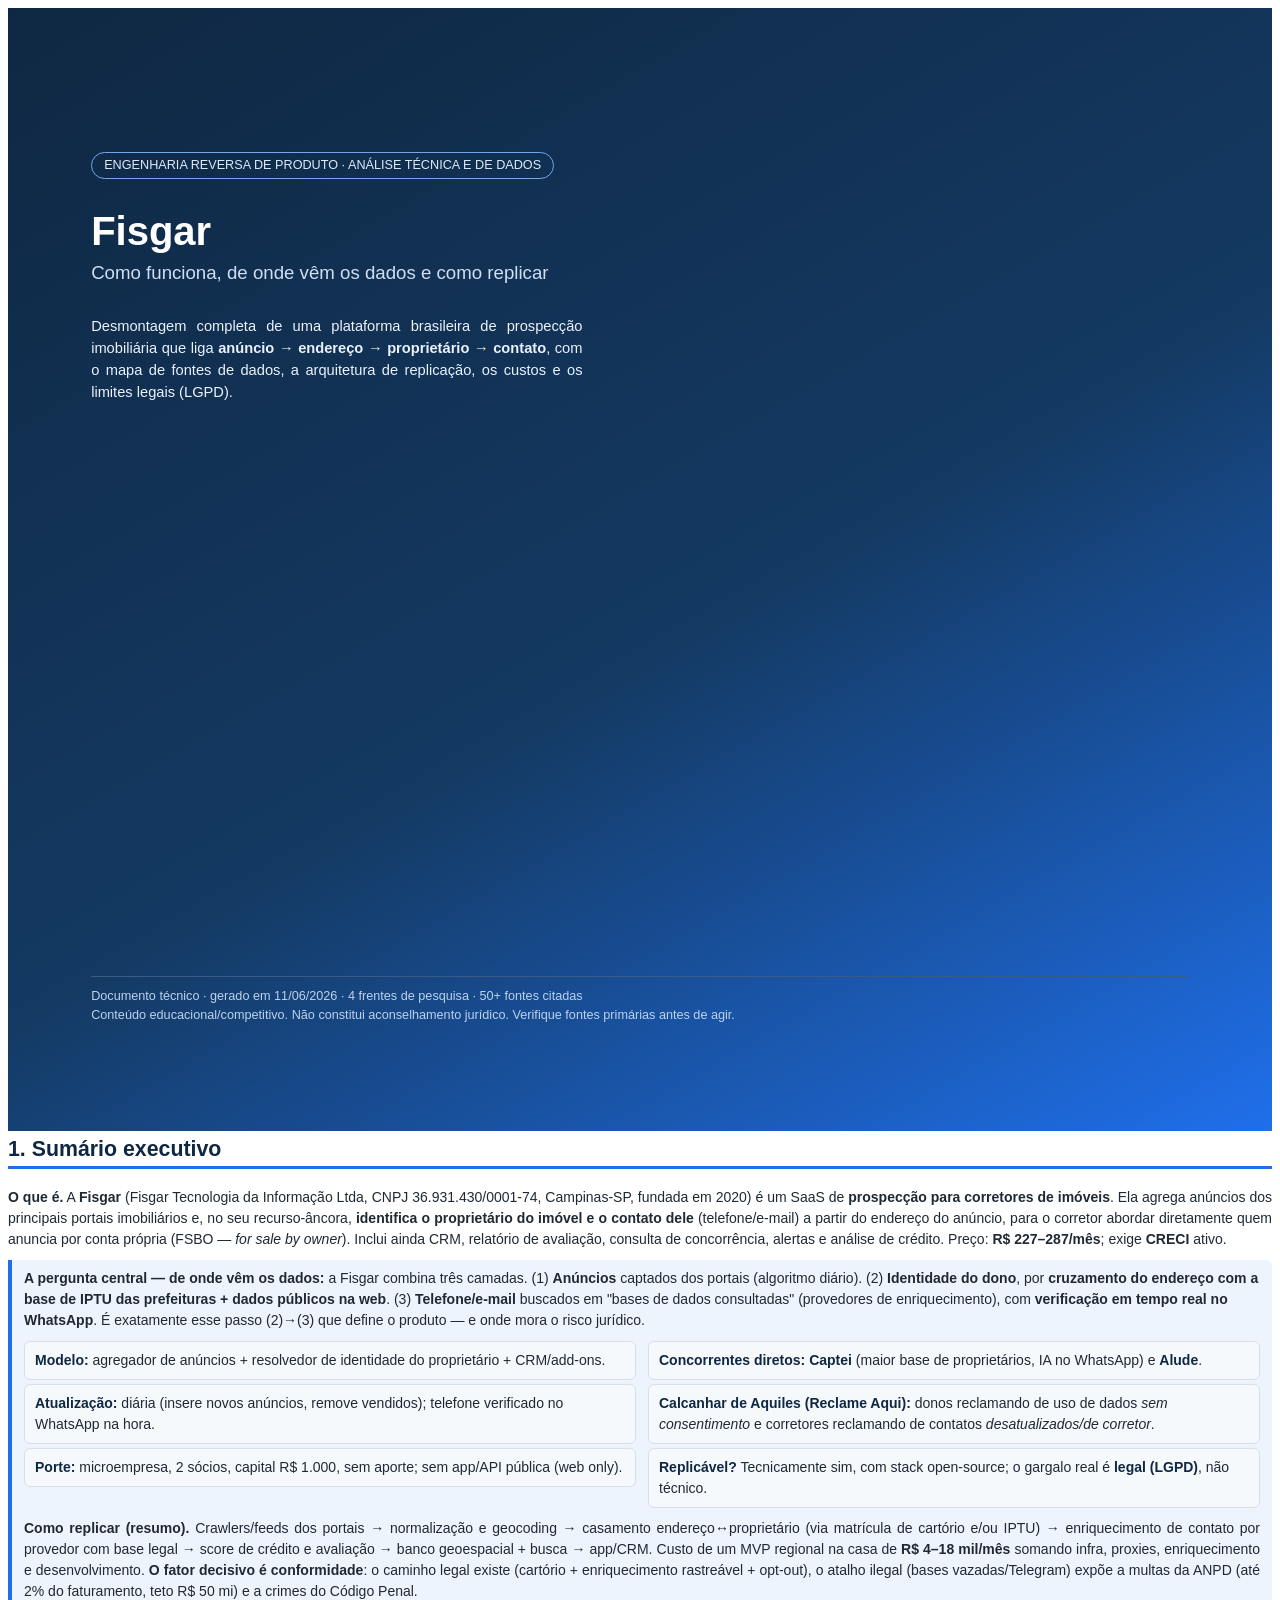
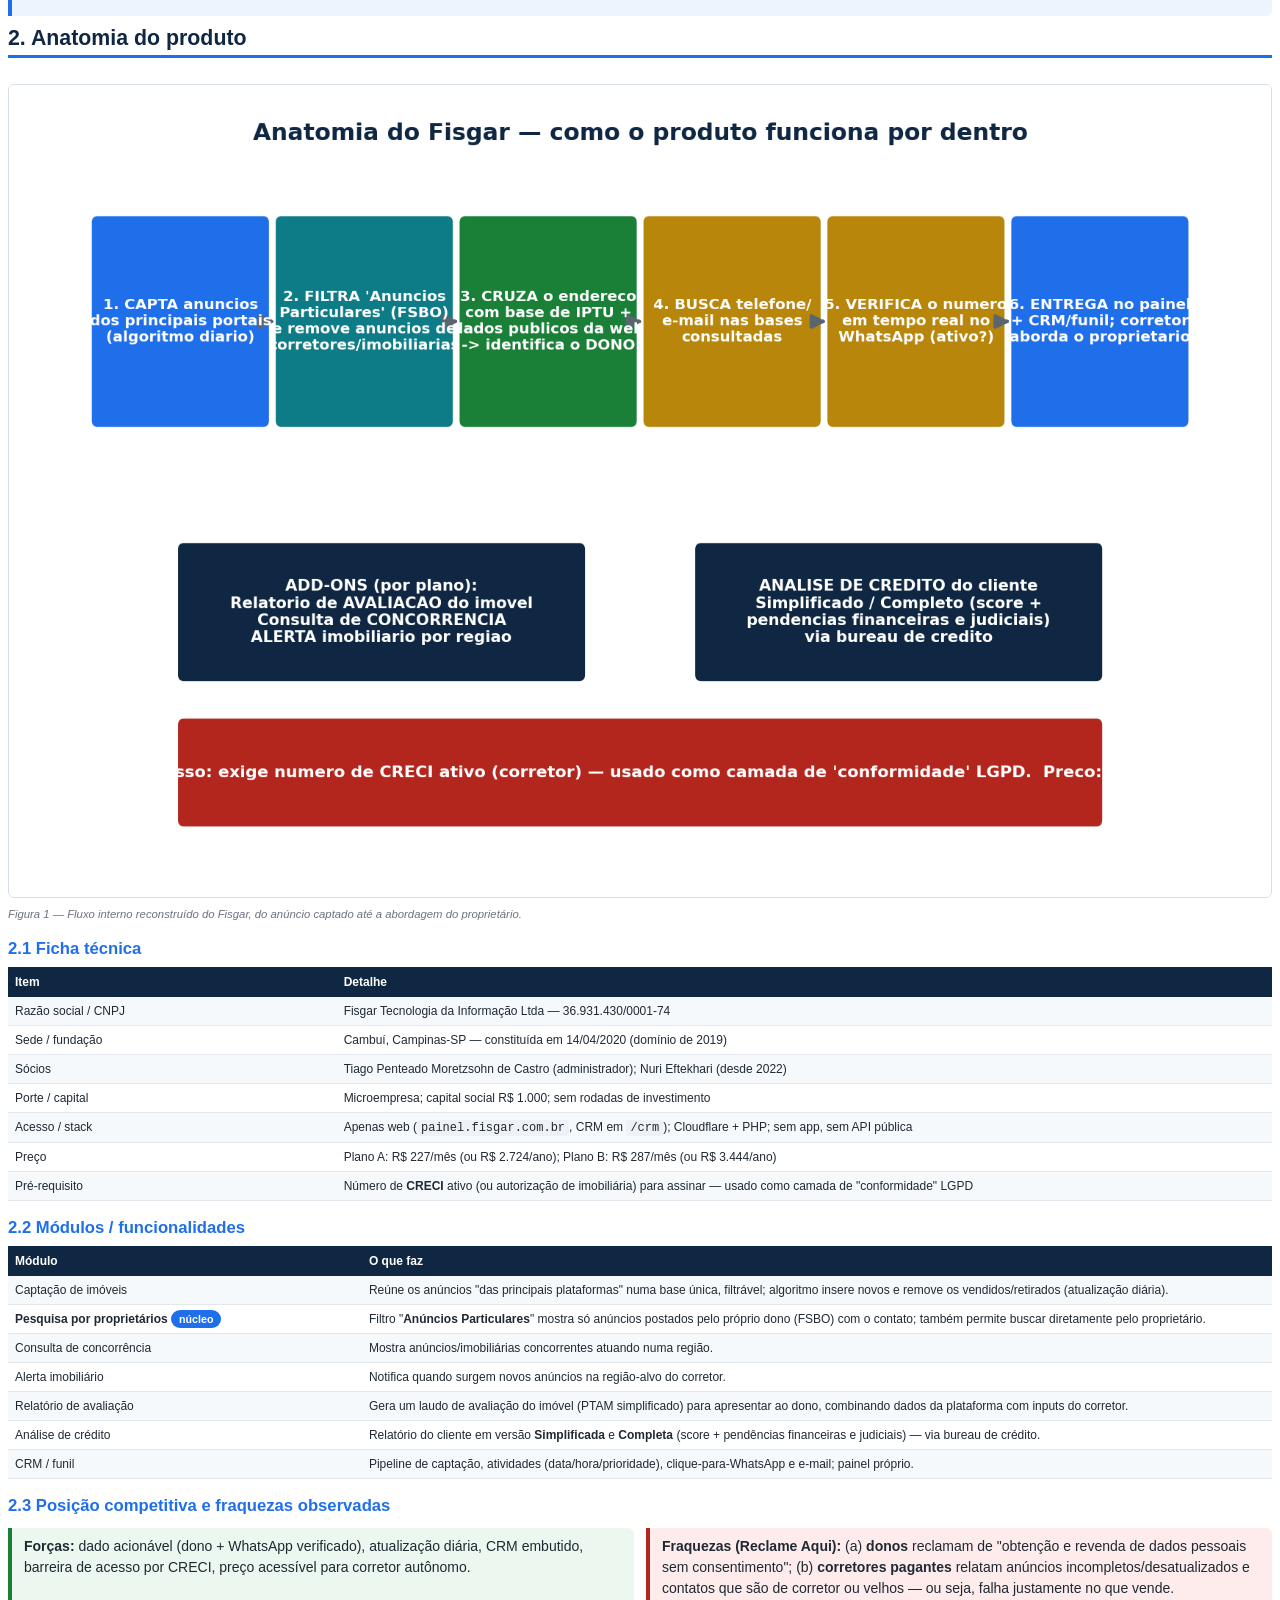
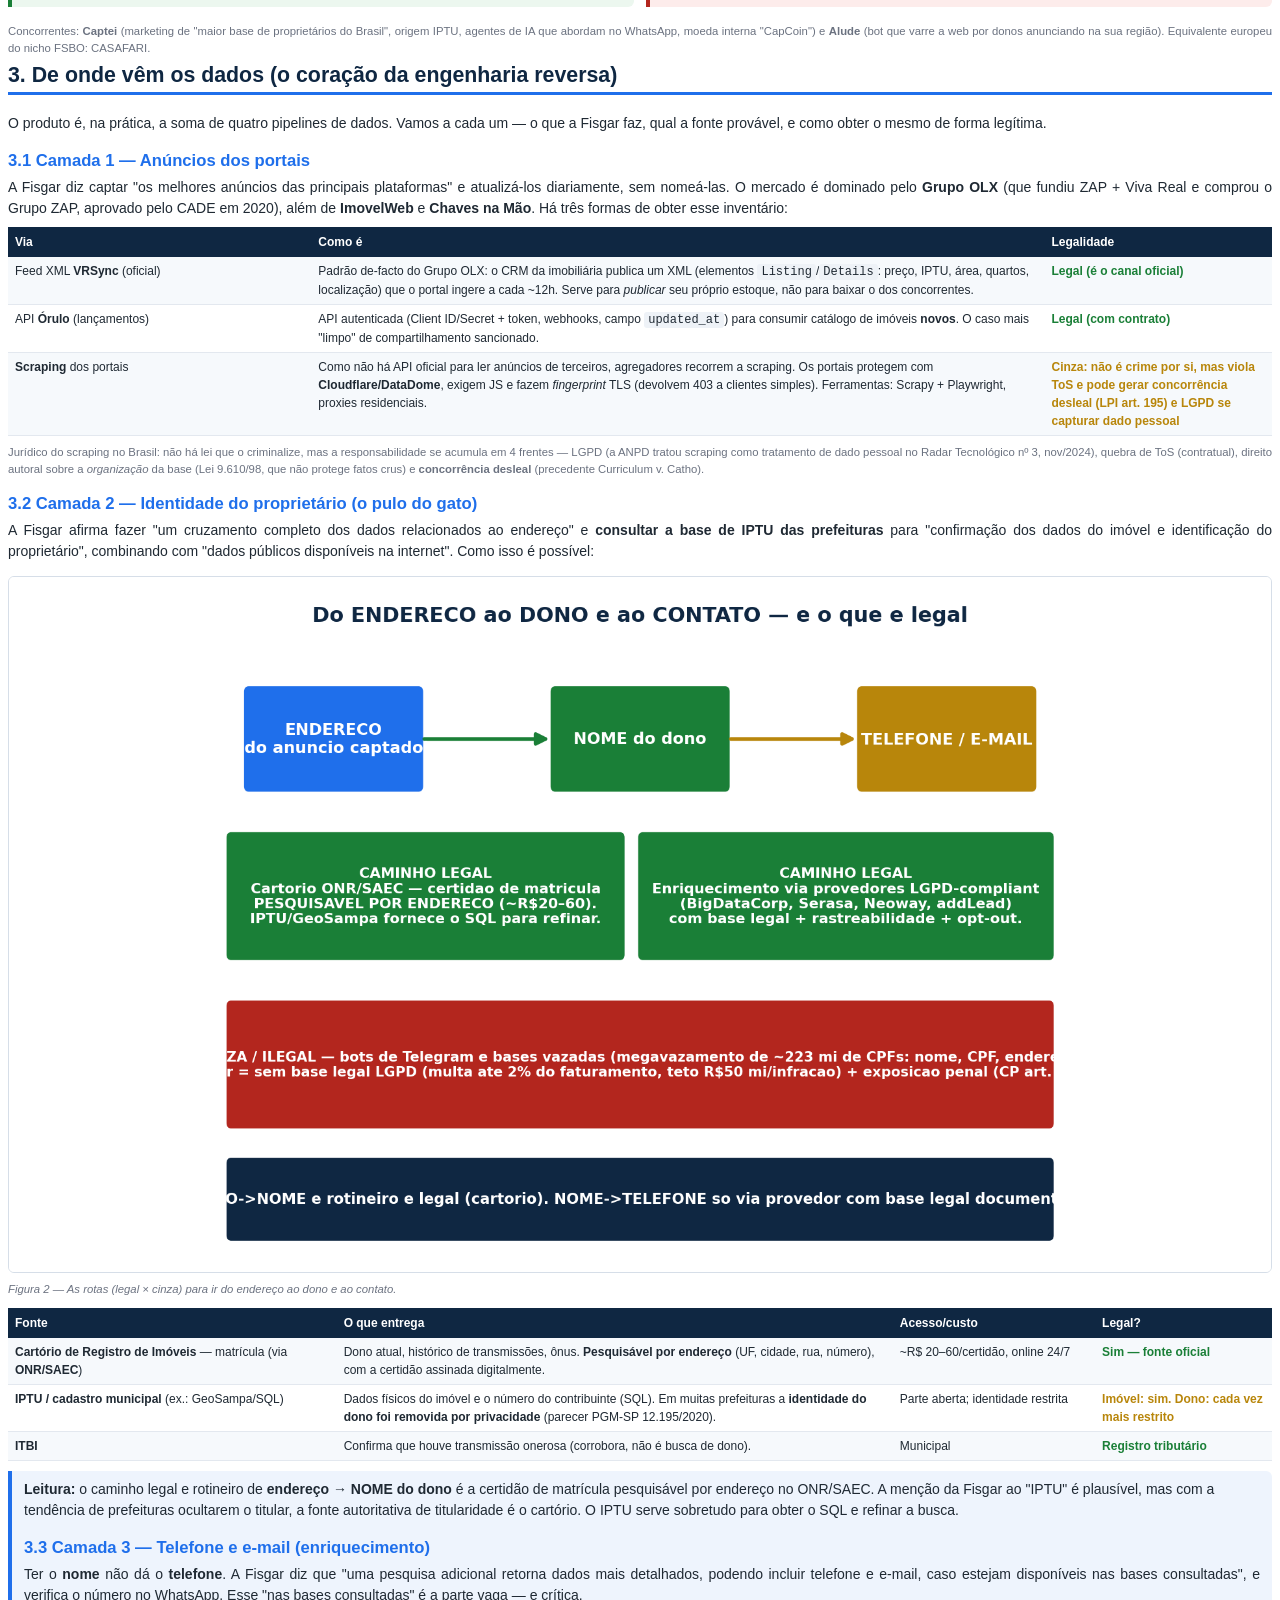
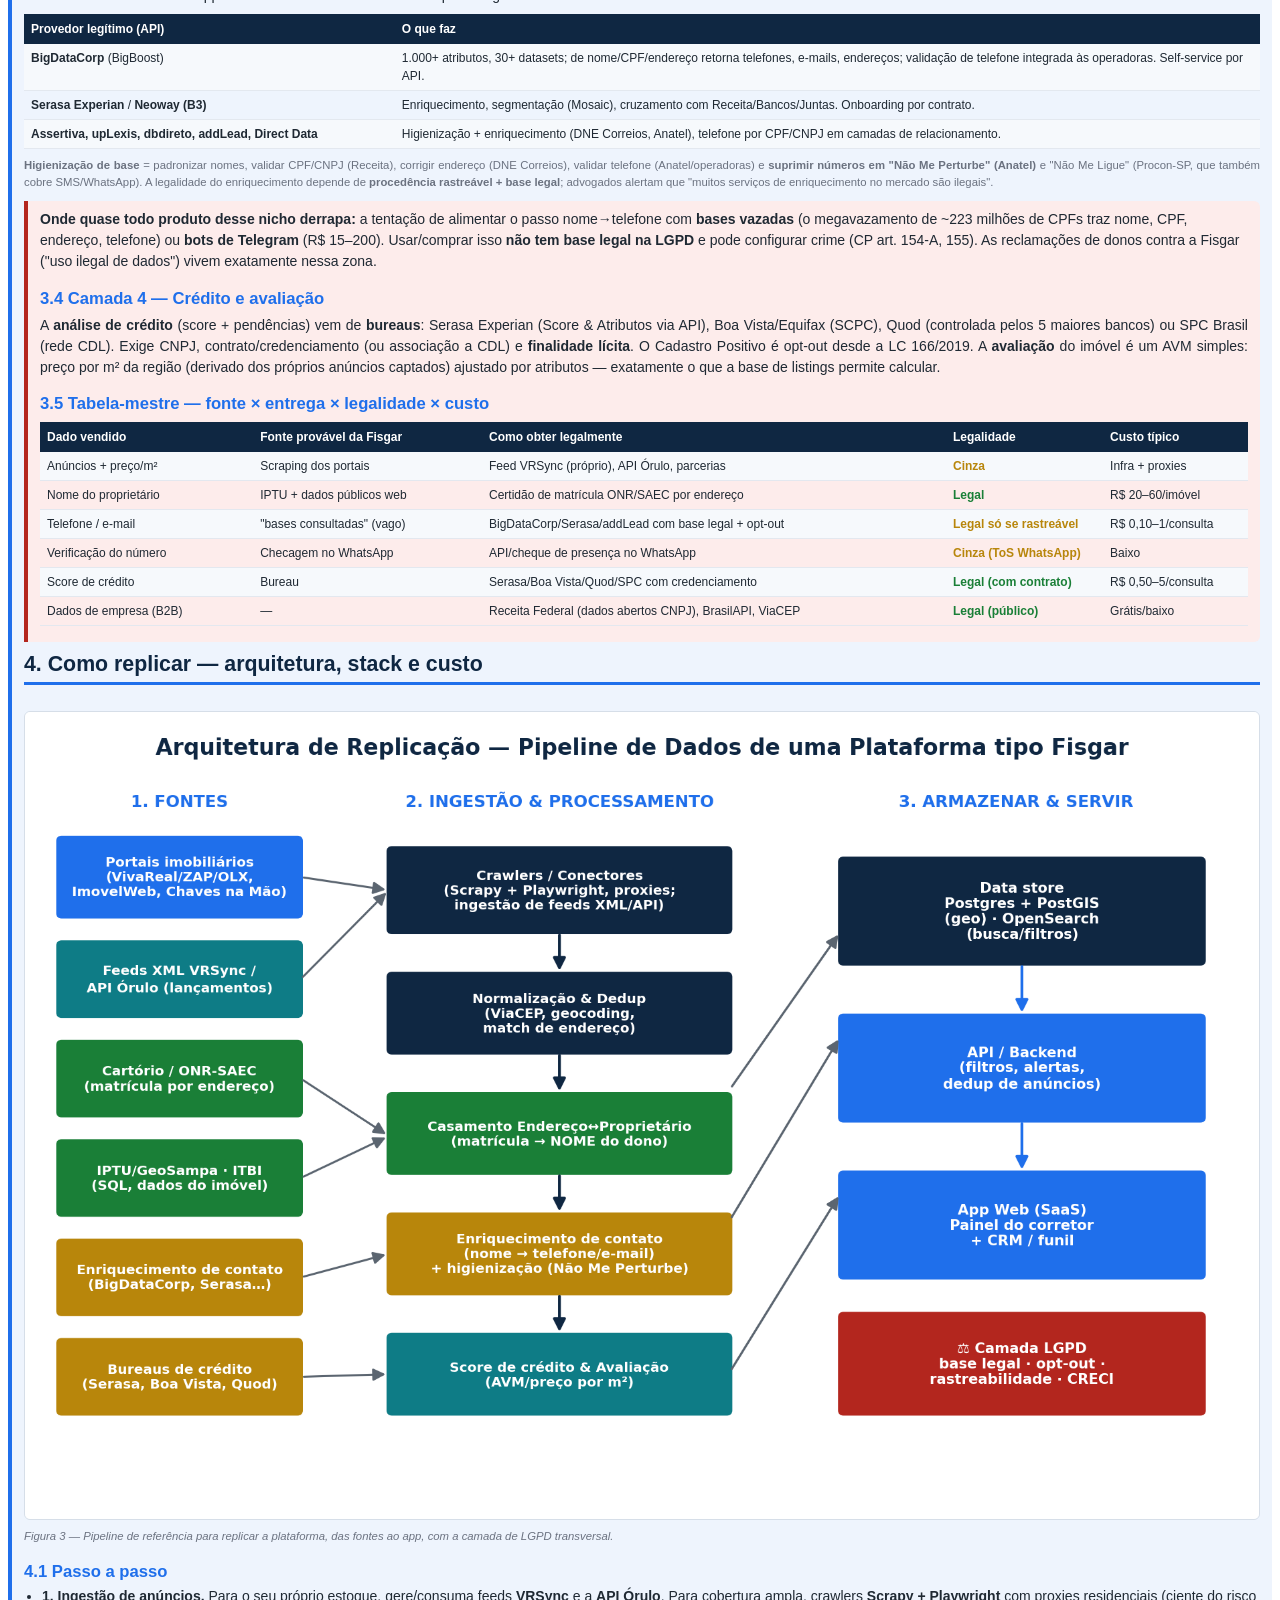
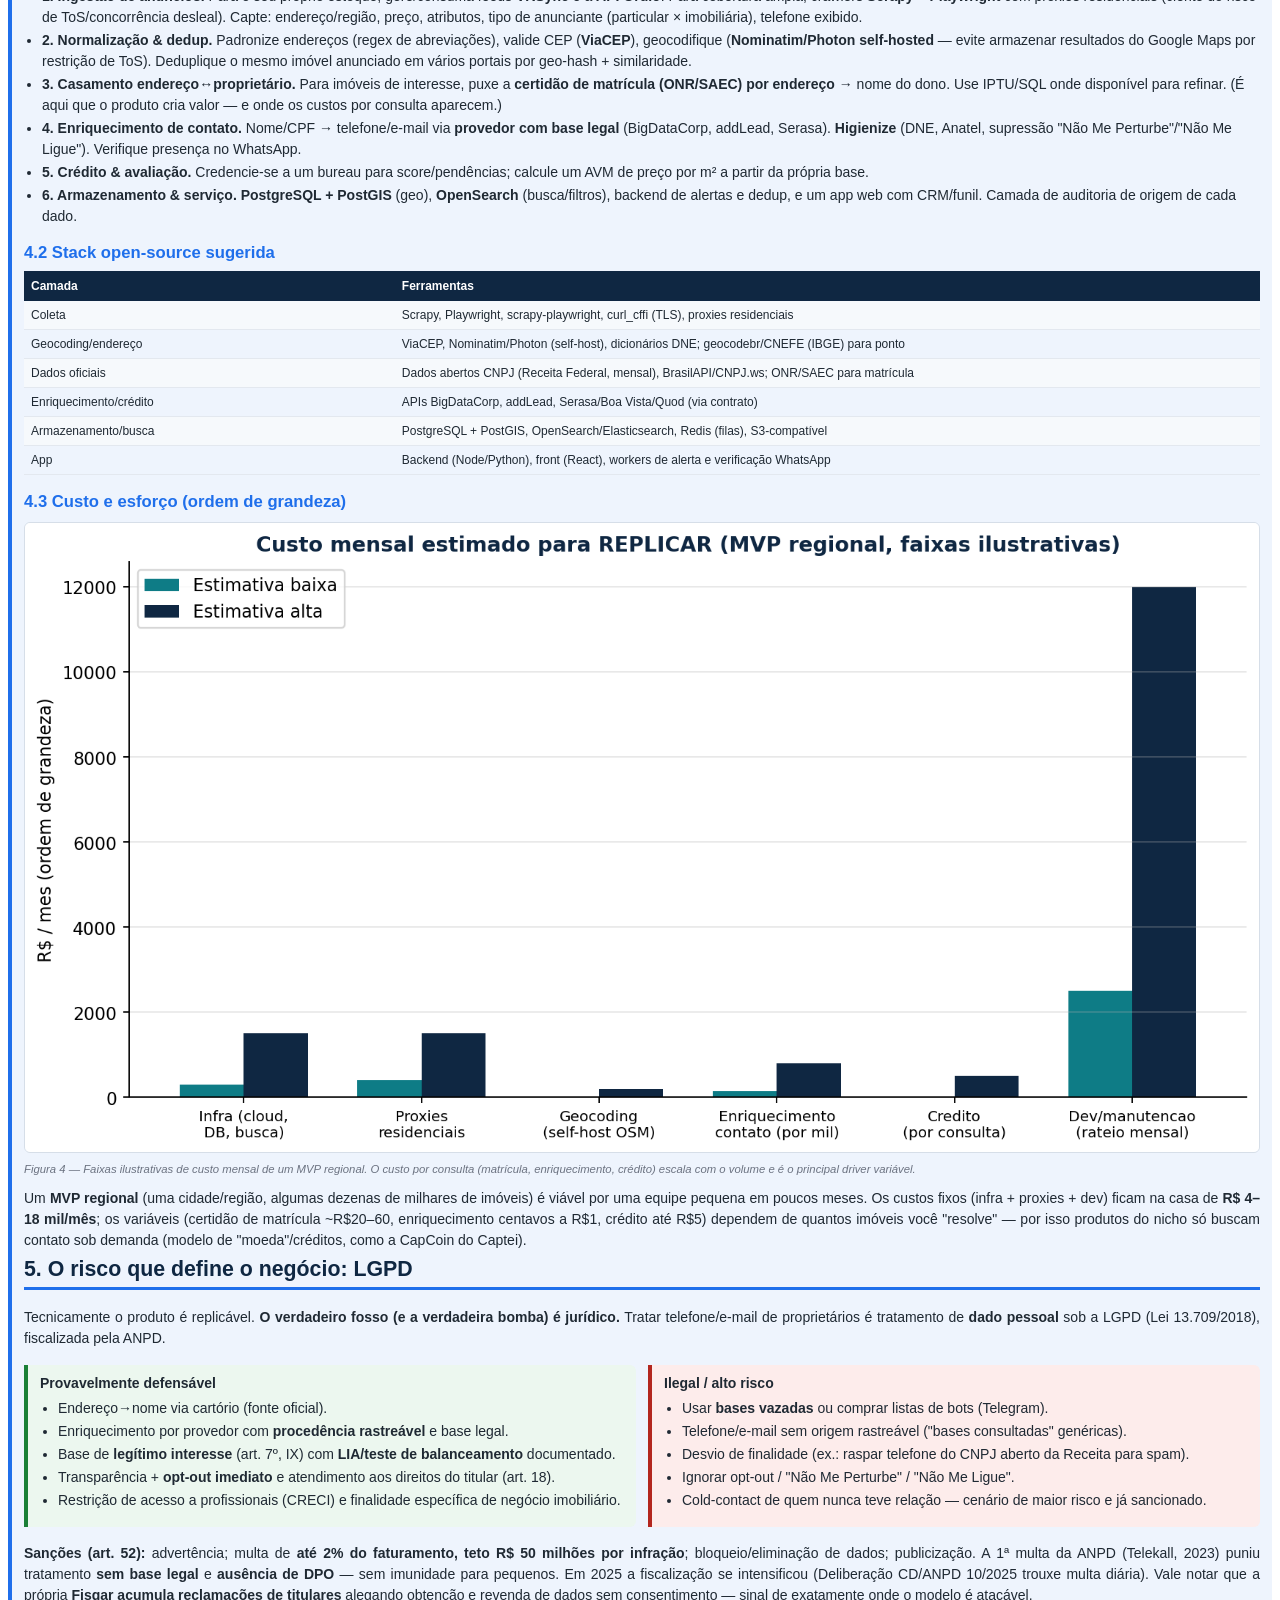
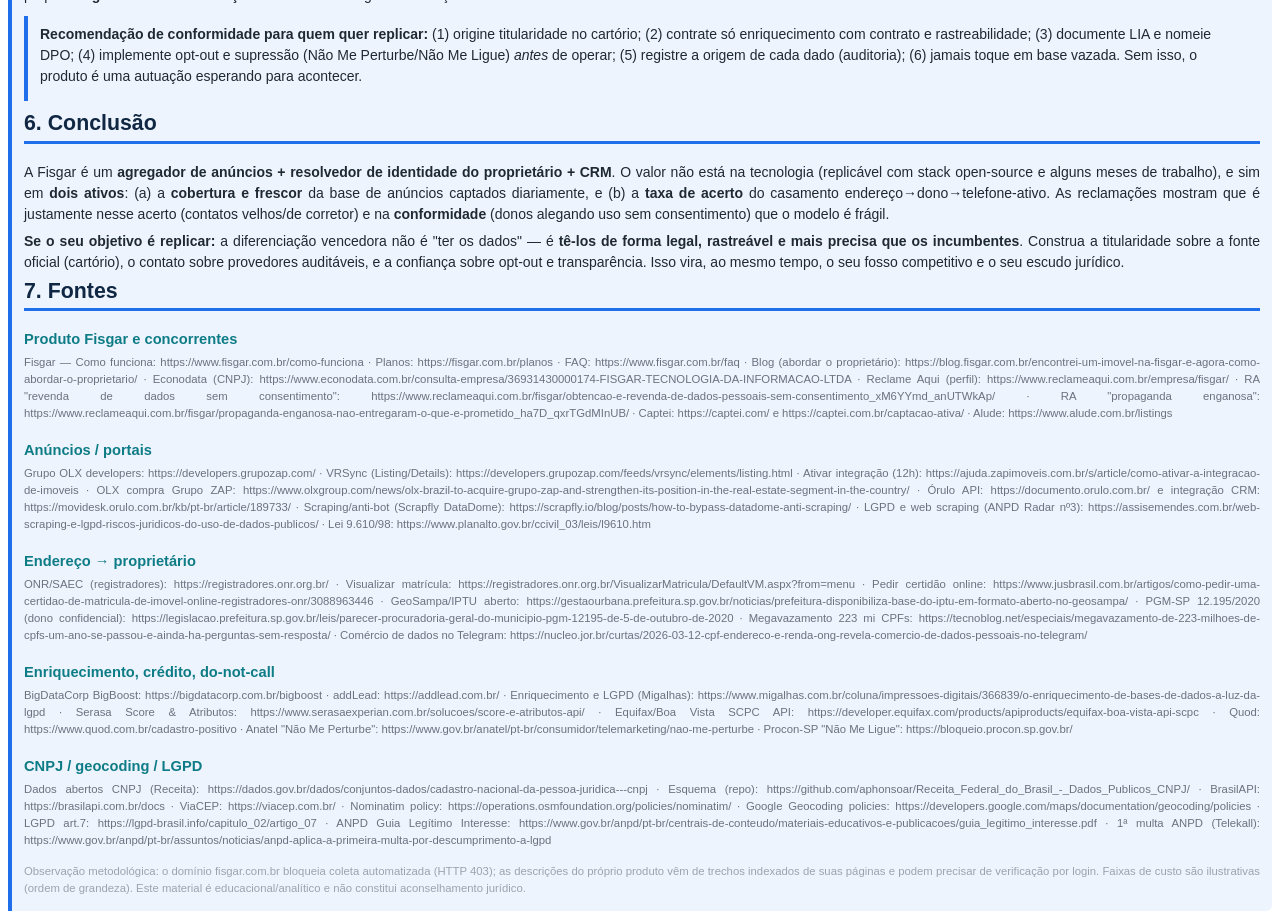
<file: fisgar_report/report.html>
<!DOCTYPE html>
<html lang="pt-BR">
<head>
<meta charset="utf-8">
<style>
  @page {
    size: A4; margin: 20mm 16mm 18mm 16mm;
    @bottom-center { content: "Engenharia Reversa — Fisgar  ·  pág. " counter(page) " / " counter(pages); font-size: 8.5pt; color: #6b7280; }
    @bottom-right { content: "Confidencial — análise técnica"; font-size: 8pt; color: #9aa3af; }
  }
  @page :first { margin: 0; @bottom-center { content: ""; } @bottom-right { content: ""; } }
  * { box-sizing: border-box; }
  body { font-family: "Helvetica Neue", Arial, sans-serif; color: #1f2933; font-size: 10.5pt; line-height: 1.5; }
  h1,h2,h3,h4 { color: #0f2742; line-height: 1.2; }
  h2 { font-size: 16pt; border-bottom: 3px solid #1f6feb; padding-bottom: 4px; margin-top: 6px; }
  h3 { font-size: 12.5pt; color: #1f6feb; margin-bottom: 2px; }
  h4 { font-size: 11pt; color: #0e7c86; margin-bottom: 2px; }
  p { margin: 6px 0; text-align: justify; }
  a { color: #1f6feb; text-decoration: none; }
  .section { page-break-before: always; }
  img.fig { width: 100%; border: 1px solid #d6dee8; border-radius: 6px; margin: 8px 0 2px; }
  .cap { font-size: 8.5pt; color: #6b7280; margin: 0 0 10px; font-style: italic; }
  table { width: 100%; border-collapse: collapse; margin: 8px 0; font-size: 9pt; }
  th { background: #0f2742; color: #fff; padding: 6px 7px; text-align: left; font-weight: 600; }
  td { padding: 5px 7px; border-bottom: 1px solid #e3e8ef; vertical-align: top; }
  tr:nth-child(even) td { background: #f6f9fc; }
  .legal-ok { color: #1a7f37; font-weight: 700; }
  .legal-grey { color: #b8860b; font-weight: 700; }
  .legal-no { color: #b3261e; font-weight: 700; }
  .callout { border-left: 4px solid #1f6feb; background: #eef4fd; padding: 8px 12px; margin: 10px 0; border-radius: 0 6px 6px 0; }
  .warn { border-left: 4px solid #b3261e; background: #fdeceb; padding: 8px 12px; margin: 10px 0; border-radius: 0 6px 6px 0; }
  .ok { border-left: 4px solid #1a7f37; background: #ecf7ef; padding: 8px 12px; margin: 10px 0; border-radius: 0 6px 6px 0; }
  .pill { display:inline-block; background:#1f6feb; color:#fff; border-radius:10px; padding:1px 8px; font-size:8pt; font-weight:600; }
  ul { margin: 4px 0 8px; padding-left: 18px; } li { margin: 2px 0; }
  .grid2 { display: flex; gap: 12px; } .grid2 > div { flex: 1; }
  .kpi { background:#f6f9fc; border:1px solid #d6dee8; border-radius:6px; padding:8px 10px; margin:4px 0; }
  .kpi b { color:#0f2742; }
  code { background:#eef2f7; padding:1px 4px; border-radius:3px; font-size:9pt; }
  .small { font-size: 8.5pt; color:#6b7280; }
  /* Cover */
  .cover { height: 297mm; background: linear-gradient(150deg,#0f2742 0%, #143a63 55%, #1f6feb 100%); color:#fff; padding: 38mm 22mm; position: relative; }
  .cover h1 { color:#fff; font-size: 30pt; margin: 0 0 6px; line-height:1.1; }
  .cover .sub { font-size: 14pt; color:#cfe0f5; margin-bottom: 28px; }
  .cover .tag { display:inline-block; border:1px solid #6fa8ec; border-radius:14px; padding:3px 12px; font-size:9.5pt; color:#dbe9fb; margin-bottom: 30px;}
  .cover .meta { position:absolute; bottom: 28mm; left:22mm; right:22mm; font-size:9.5pt; color:#bcd2ee; border-top:1px solid #3c5a86; padding-top:10px;}
  .cover .big { font-size: 11pt; color:#eaf2fc; max-width: 130mm; }
</style>
</head>
<body>

<!-- ===================== COVER ===================== -->
<div class="cover">
  <div class="tag">ENGENHARIA REVERSA DE PRODUTO · ANÁLISE TÉCNICA E DE DADOS</div>
  <h1>Fisgar</h1>
  <div class="sub">Como funciona, de onde vêm os dados e como replicar</div>
  <p class="big">Desmontagem completa de uma plataforma brasileira de prospecção imobiliária que liga <b>anúncio → endereço → proprietário → contato</b>, com o mapa de fontes de dados, a arquitetura de replicação, os custos e os limites legais (LGPD).</p>
  <div class="meta">
    Documento técnico · gerado em 11/06/2026 · 4 frentes de pesquisa · 50+ fontes citadas<br>
    Conteúdo educacional/competitivo. Não constitui aconselhamento jurídico. Verifique fontes primárias antes de agir.
  </div>
</div>

<!-- ===================== SUMÁRIO EXECUTIVO ===================== -->
<div class="section">
<h2>1. Sumário executivo</h2>
<p><b>O que é.</b> A <b>Fisgar</b> (Fisgar Tecnologia da Informação Ltda, CNPJ 36.931.430/0001-74, Campinas-SP, fundada em 2020) é um SaaS de <b>prospecção para corretores de imóveis</b>. Ela agrega anúncios dos principais portais imobiliários e, no seu recurso-âncora, <b>identifica o proprietário do imóvel e o contato dele</b> (telefone/e-mail) a partir do endereço do anúncio, para o corretor abordar diretamente quem anuncia por conta própria (FSBO — <i>for sale by owner</i>). Inclui ainda CRM, relatório de avaliação, consulta de concorrência, alertas e análise de crédito. Preço: <b>R$ 227–287/mês</b>; exige <b>CRECI</b> ativo.</p>

<div class="callout"><b>A pergunta central — de onde vêm os dados:</b> a Fisgar combina três camadas. (1) <b>Anúncios</b> captados dos portais (algoritmo diário). (2) <b>Identidade do dono</b>, por <b>cruzamento do endereço com a base de IPTU das prefeituras + dados públicos na web</b>. (3) <b>Telefone/e-mail</b> buscados em "bases de dados consultadas" (provedores de enriquecimento), com <b>verificação em tempo real no WhatsApp</b>. É exatamente esse passo (2)→(3) que define o produto — e onde mora o risco jurídico.</p>

<div class="grid2">
  <div>
    <div class="kpi"><b>Modelo:</b> agregador de anúncios + resolvedor de identidade do proprietário + CRM/add-ons.</div>
    <div class="kpi"><b>Atualização:</b> diária (insere novos anúncios, remove vendidos); telefone verificado no WhatsApp na hora.</div>
    <div class="kpi"><b>Porte:</b> microempresa, 2 sócios, capital R$ 1.000, sem aporte; sem app/API pública (web only).</div>
  </div>
  <div>
    <div class="kpi"><b>Concorrentes diretos:</b> <b>Captei</b> (maior base de proprietários, IA no WhatsApp) e <b>Alude</b>.</div>
    <div class="kpi"><b>Calcanhar de Aquiles (Reclame Aqui):</b> donos reclamando de uso de dados <i>sem consentimento</i> e corretores reclamando de contatos <i>desatualizados/de corretor</i>.</div>
    <div class="kpi"><b>Replicável?</b> Tecnicamente sim, com stack open-source; o gargalo real é <b>legal (LGPD)</b>, não técnico.</div>
  </div>
</div>

<p><b>Como replicar (resumo).</b> Crawlers/feeds dos portais → normalização e geocoding → casamento endereço↔proprietário (via matrícula de cartório e/ou IPTU) → enriquecimento de contato por provedor com base legal → score de crédito e avaliação → banco geoespacial + busca → app/CRM. Custo de um MVP regional na casa de <b>R$ 4–18 mil/mês</b> somando infra, proxies, enriquecimento e desenvolvimento. <b>O fator decisivo é conformidade</b>: o caminho legal existe (cartório + enriquecimento rastreável + opt-out), o atalho ilegal (bases vazadas/Telegram) expõe a multas da ANPD (até 2% do faturamento, teto R$ 50 mi) e a crimes do Código Penal.</p>
</div>

<!-- ===================== O PRODUTO ===================== -->
<div class="section">
<h2>2. Anatomia do produto</h2>
<img class="fig" src="img/fig3_anatomy.png" alt="Anatomia do Fisgar">
<p class="cap">Figura 1 — Fluxo interno reconstruído do Fisgar, do anúncio captado até a abordagem do proprietário.</p>

<h3>2.1 Ficha técnica</h3>
<table>
<tr><th style="width:26%">Item</th><th>Detalhe</th></tr>
<tr><td>Razão social / CNPJ</td><td>Fisgar Tecnologia da Informação Ltda — 36.931.430/0001-74</td></tr>
<tr><td>Sede / fundação</td><td>Cambuí, Campinas-SP — constituída em 14/04/2020 (domínio de 2019)</td></tr>
<tr><td>Sócios</td><td>Tiago Penteado Moretzsohn de Castro (administrador); Nuri Eftekhari (desde 2022)</td></tr>
<tr><td>Porte / capital</td><td>Microempresa; capital social R$ 1.000; sem rodadas de investimento</td></tr>
<tr><td>Acesso / stack</td><td>Apenas web (<code>painel.fisgar.com.br</code>, CRM em <code>/crm</code>); Cloudflare + PHP; sem app, sem API pública</td></tr>
<tr><td>Preço</td><td>Plano A: R$ 227/mês (ou R$ 2.724/ano); Plano B: R$ 287/mês (ou R$ 3.444/ano)</td></tr>
<tr><td>Pré-requisito</td><td>Número de <b>CRECI</b> ativo (ou autorização de imobiliária) para assinar — usado como camada de "conformidade" LGPD</td></tr>
</table>

<h3>2.2 Módulos / funcionalidades</h3>
<table>
<tr><th style="width:28%">Módulo</th><th>O que faz</th></tr>
<tr><td>Captação de imóveis</td><td>Reúne os anúncios "das principais plataformas" numa base única, filtrável; algoritmo insere novos e remove os vendidos/retirados (atualização diária).</td></tr>
<tr><td><b>Pesquisa por proprietários</b> <span class="pill">núcleo</span></td><td>Filtro "<b>Anúncios Particulares</b>" mostra só anúncios postados pelo próprio dono (FSBO) com o contato; também permite buscar diretamente pelo proprietário.</td></tr>
<tr><td>Consulta de concorrência</td><td>Mostra anúncios/imobiliárias concorrentes atuando numa região.</td></tr>
<tr><td>Alerta imobiliário</td><td>Notifica quando surgem novos anúncios na região-alvo do corretor.</td></tr>
<tr><td>Relatório de avaliação</td><td>Gera um laudo de avaliação do imóvel (PTAM simplificado) para apresentar ao dono, combinando dados da plataforma com inputs do corretor.</td></tr>
<tr><td>Análise de crédito</td><td>Relatório do cliente em versão <b>Simplificada</b> e <b>Completa</b> (score + pendências financeiras e judiciais) — via bureau de crédito.</td></tr>
<tr><td>CRM / funil</td><td>Pipeline de captação, atividades (data/hora/prioridade), clique-para-WhatsApp e e-mail; painel próprio.</td></tr>
</table>

<h3>2.3 Posição competitiva e fraquezas observadas</h3>
<div class="grid2">
  <div class="ok"><b>Forças:</b> dado acionável (dono + WhatsApp verificado), atualização diária, CRM embutido, barreira de acesso por CRECI, preço acessível para corretor autônomo.</div>
  <div class="warn"><b>Fraquezas (Reclame Aqui):</b> (a) <b>donos</b> reclamam de "obtenção e revenda de dados pessoais sem consentimento"; (b) <b>corretores pagantes</b> relatam anúncios incompletos/desatualizados e contatos que são de corretor ou velhos — ou seja, falha justamente no que vende.</div>
</div>
<p class="small">Concorrentes: <b>Captei</b> (marketing de "maior base de proprietários do Brasil", origem IPTU, agentes de IA que abordam no WhatsApp, moeda interna "CapCoin") e <b>Alude</b> (bot que varre a web por donos anunciando na sua região). Equivalente europeu do nicho FSBO: CASAFARI.</p>
</div>

<!-- ===================== DE ONDE VÊM OS DADOS ===================== -->
<div class="section">
<h2>3. De onde vêm os dados (o coração da engenharia reversa)</h2>
<p>O produto é, na prática, a soma de quatro pipelines de dados. Vamos a cada um — o que a Fisgar faz, qual a fonte provável, e como obter o mesmo de forma legítima.</p>

<h3>3.1 Camada 1 — Anúncios dos portais</h3>
<p>A Fisgar diz captar "os melhores anúncios das principais plataformas" e atualizá-los diariamente, sem nomeá-las. O mercado é dominado pelo <b>Grupo OLX</b> (que fundiu ZAP + Viva Real e comprou o Grupo ZAP, aprovado pelo CADE em 2020), além de <b>ImovelWeb</b> e <b>Chaves na Mão</b>. Há três formas de obter esse inventário:</p>
<table>
<tr><th style="width:24%">Via</th><th>Como é</th><th style="width:18%">Legalidade</th></tr>
<tr><td>Feed XML <b>VRSync</b> (oficial)</td><td>Padrão de-facto do Grupo OLX: o CRM da imobiliária publica um XML (elementos <code>Listing</code>/<code>Details</code>: preço, IPTU, área, quartos, localização) que o portal ingere a cada ~12h. Serve para <i>publicar</i> seu próprio estoque, não para baixar o dos concorrentes.</td><td class="legal-ok">Legal (é o canal oficial)</td></tr>
<tr><td>API <b>Órulo</b> (lançamentos)</td><td>API autenticada (Client ID/Secret + token, webhooks, campo <code>updated_at</code>) para consumir catálogo de imóveis <b>novos</b>. O caso mais "limpo" de compartilhamento sancionado.</td><td class="legal-ok">Legal (com contrato)</td></tr>
<tr><td><b>Scraping</b> dos portais</td><td>Como não há API oficial para ler anúncios de terceiros, agregadores recorrem a scraping. Os portais protegem com <b>Cloudflare/DataDome</b>, exigem JS e fazem <i>fingerprint</i> TLS (devolvem 403 a clientes simples). Ferramentas: Scrapy + Playwright, proxies residenciais.</td><td class="legal-grey">Cinza: não é crime por si, mas viola ToS e pode gerar concorrência desleal (LPI art. 195) e LGPD se capturar dado pessoal</td></tr>
</table>
<p class="small">Jurídico do scraping no Brasil: não há lei que o criminalize, mas a responsabilidade se acumula em 4 frentes — LGPD (a ANPD tratou scraping como tratamento de dado pessoal no Radar Tecnológico nº 3, nov/2024), quebra de ToS (contratual), direito autoral sobre a <i>organização</i> da base (Lei 9.610/98, que não protege fatos crus) e <b>concorrência desleal</b> (precedente Curriculum v. Catho).</p>

<h3>3.2 Camada 2 — Identidade do proprietário (o pulo do gato)</h3>
<p>A Fisgar afirma fazer "um cruzamento completo dos dados relacionados ao endereço" e <b>consultar a base de IPTU das prefeituras</b> para "confirmação dos dados do imóvel e identificação do proprietário", combinando com "dados públicos disponíveis na internet". Como isso é possível:</p>
<img class="fig" src="img/fig2_funnel.png" alt="Endereço para dono para contato">
<p class="cap">Figura 2 — As rotas (legal × cinza) para ir do endereço ao dono e ao contato.</p>
<table>
<tr><th style="width:26%">Fonte</th><th>O que entrega</th><th style="width:16%">Acesso/custo</th><th style="width:14%">Legal?</th></tr>
<tr><td><b>Cartório de Registro de Imóveis</b> — matrícula (via <b>ONR/SAEC</b>)</td><td>Dono atual, histórico de transmissões, ônus. <b>Pesquisável por endereço</b> (UF, cidade, rua, número), com a certidão assinada digitalmente.</td><td>~R$ 20–60/certidão, online 24/7</td><td class="legal-ok">Sim — fonte oficial</td></tr>
<tr><td><b>IPTU / cadastro municipal</b> (ex.: GeoSampa/SQL)</td><td>Dados físicos do imóvel e o número do contribuinte (SQL). Em muitas prefeituras a <b>identidade do dono foi removida por privacidade</b> (parecer PGM-SP 12.195/2020).</td><td>Parte aberta; identidade restrita</td><td class="legal-grey">Imóvel: sim. Dono: cada vez mais restrito</td></tr>
<tr><td><b>ITBI</b></td><td>Confirma que houve transmissão onerosa (corrobora, não é busca de dono).</td><td>Municipal</td><td class="legal-ok">Registro tributário</td></tr>
</table>
<div class="callout"><b>Leitura:</b> o caminho legal e rotineiro de <b>endereço → NOME do dono</b> é a certidão de matrícula pesquisável por endereço no ONR/SAEC. A menção da Fisgar ao "IPTU" é plausível, mas com a tendência de prefeituras ocultarem o titular, a fonte autoritativa de titularidade é o cartório. O IPTU serve sobretudo para obter o SQL e refinar a busca.</p>

<h3>3.3 Camada 3 — Telefone e e-mail (enriquecimento)</h3>
<p>Ter o <b>nome</b> não dá o <b>telefone</b>. A Fisgar diz que "uma pesquisa adicional retorna dados mais detalhados, podendo incluir telefone e e-mail, caso estejam disponíveis nas bases consultadas", e verifica o número no WhatsApp. Esse "nas bases consultadas" é a parte vaga — e crítica.</p>
<table>
<tr><th style="width:30%">Provedor legítimo (API)</th><th>O que faz</th></tr>
<tr><td><b>BigDataCorp</b> (BigBoost)</td><td>1.000+ atributos, 30+ datasets; de nome/CPF/endereço retorna telefones, e-mails, endereços; validação de telefone integrada às operadoras. Self-service por API.</td></tr>
<tr><td><b>Serasa Experian</b> / <b>Neoway (B3)</b></td><td>Enriquecimento, segmentação (Mosaic), cruzamento com Receita/Bancos/Juntas. Onboarding por contrato.</td></tr>
<tr><td><b>Assertiva, upLexis, dbdireto, addLead, Direct Data</b></td><td>Higienização + enriquecimento (DNE Correios, Anatel), telefone por CPF/CNPJ em camadas de relacionamento.</td></tr>
</table>
<p class="small"><b>Higienização de base</b> = padronizar nomes, validar CPF/CNPJ (Receita), corrigir endereço (DNE Correios), validar telefone (Anatel/operadoras) e <b>suprimir números em "Não Me Perturbe" (Anatel)</b> e "Não Me Ligue" (Procon-SP, que também cobre SMS/WhatsApp). A legalidade do enriquecimento depende de <b>procedência rastreável + base legal</b>; advogados alertam que "muitos serviços de enriquecimento no mercado são ilegais".</p>
<div class="warn"><b>Onde quase todo produto desse nicho derrapa:</b> a tentação de alimentar o passo nome→telefone com <b>bases vazadas</b> (o megavazamento de ~223 milhões de CPFs traz nome, CPF, endereço, telefone) ou <b>bots de Telegram</b> (R$ 15–200). Usar/comprar isso <b>não tem base legal na LGPD</b> e pode configurar crime (CP art. 154-A, 155). As reclamações de donos contra a Fisgar ("uso ilegal de dados") vivem exatamente nessa zona.</p>

<h3>3.4 Camada 4 — Crédito e avaliação</h3>
<p>A <b>análise de crédito</b> (score + pendências) vem de <b>bureaus</b>: Serasa Experian (Score &amp; Atributos via API), Boa Vista/Equifax (SCPC), Quod (controlada pelos 5 maiores bancos) ou SPC Brasil (rede CDL). Exige CNPJ, contrato/credenciamento (ou associação a CDL) e <b>finalidade lícita</b>. O Cadastro Positivo é opt-out desde a LC 166/2019. A <b>avaliação</b> do imóvel é um AVM simples: preço por m² da região (derivado dos próprios anúncios captados) ajustado por atributos — exatamente o que a base de listings permite calcular.</p>

<h3>3.5 Tabela-mestre — fonte × entrega × legalidade × custo</h3>
<table>
<tr><th>Dado vendido</th><th>Fonte provável da Fisgar</th><th>Como obter legalmente</th><th style="width:13%">Legalidade</th><th style="width:12%">Custo típico</th></tr>
<tr><td>Anúncios + preço/m²</td><td>Scraping dos portais</td><td>Feed VRSync (próprio), API Órulo, parcerias</td><td class="legal-grey">Cinza</td><td>Infra + proxies</td></tr>
<tr><td>Nome do proprietário</td><td>IPTU + dados públicos web</td><td>Certidão de matrícula ONR/SAEC por endereço</td><td class="legal-ok">Legal</td><td>R$ 20–60/imóvel</td></tr>
<tr><td>Telefone / e-mail</td><td>"bases consultadas" (vago)</td><td>BigDataCorp/Serasa/addLead com base legal + opt-out</td><td class="legal-grey">Legal só se rastreável</td><td>R$ 0,10–1/consulta</td></tr>
<tr><td>Verificação do número</td><td>Checagem no WhatsApp</td><td>API/cheque de presença no WhatsApp</td><td class="legal-grey">Cinza (ToS WhatsApp)</td><td>Baixo</td></tr>
<tr><td>Score de crédito</td><td>Bureau</td><td>Serasa/Boa Vista/Quod/SPC com credenciamento</td><td class="legal-ok">Legal (com contrato)</td><td>R$ 0,50–5/consulta</td></tr>
<tr><td>Dados de empresa (B2B)</td><td>—</td><td>Receita Federal (dados abertos CNPJ), BrasilAPI, ViaCEP</td><td class="legal-ok">Legal (público)</td><td>Grátis/baixo</td></tr>
</table>
</div>

<!-- ===================== COMO REPLICAR ===================== -->
<div class="section">
<h2>4. Como replicar — arquitetura, stack e custo</h2>
<img class="fig" src="img/fig1_pipeline.png" alt="Pipeline de replicação">
<p class="cap">Figura 3 — Pipeline de referência para replicar a plataforma, das fontes ao app, com a camada de LGPD transversal.</p>

<h3>4.1 Passo a passo</h3>
<ul>
<li><b>1. Ingestão de anúncios.</b> Para o seu próprio estoque, gere/consuma feeds <b>VRSync</b> e a <b>API Órulo</b>. Para cobertura ampla, crawlers <b>Scrapy + Playwright</b> com proxies residenciais (ciente do risco de ToS/concorrência desleal). Capte: endereço/região, preço, atributos, tipo de anunciante (particular × imobiliária), telefone exibido.</li>
<li><b>2. Normalização & dedup.</b> Padronize endereços (regex de abreviações), valide CEP (<b>ViaCEP</b>), geocodifique (<b>Nominatim/Photon self-hosted</b> — evite armazenar resultados do Google Maps por restrição de ToS). Deduplique o mesmo imóvel anunciado em vários portais por geo-hash + similaridade.</li>
<li><b>3. Casamento endereço↔proprietário.</b> Para imóveis de interesse, puxe a <b>certidão de matrícula (ONR/SAEC) por endereço</b> → nome do dono. Use IPTU/SQL onde disponível para refinar. (É aqui que o produto cria valor — e onde os custos por consulta aparecem.)</li>
<li><b>4. Enriquecimento de contato.</b> Nome/CPF → telefone/e-mail via <b>provedor com base legal</b> (BigDataCorp, addLead, Serasa). <b>Higienize</b> (DNE, Anatel, supressão "Não Me Perturbe"/"Não Me Ligue"). Verifique presença no WhatsApp.</li>
<li><b>5. Crédito & avaliação.</b> Credencie-se a um bureau para score/pendências; calcule um AVM de preço por m² a partir da própria base.</li>
<li><b>6. Armazenamento & serviço.</b> <b>PostgreSQL + PostGIS</b> (geo), <b>OpenSearch</b> (busca/filtros), backend de alertas e dedup, e um app web com CRM/funil. Camada de auditoria de origem de cada dado.</li>
</ul>

<h3>4.2 Stack open-source sugerida</h3>
<table>
<tr><th style="width:30%">Camada</th><th>Ferramentas</th></tr>
<tr><td>Coleta</td><td>Scrapy, Playwright, scrapy-playwright, curl_cffi (TLS), proxies residenciais</td></tr>
<tr><td>Geocoding/endereço</td><td>ViaCEP, Nominatim/Photon (self-host), dicionários DNE; geocodebr/CNEFE (IBGE) para ponto</td></tr>
<tr><td>Dados oficiais</td><td>Dados abertos CNPJ (Receita Federal, mensal), BrasilAPI/CNPJ.ws; ONR/SAEC para matrícula</td></tr>
<tr><td>Enriquecimento/crédito</td><td>APIs BigDataCorp, addLead, Serasa/Boa Vista/Quod (via contrato)</td></tr>
<tr><td>Armazenamento/busca</td><td>PostgreSQL + PostGIS, OpenSearch/Elasticsearch, Redis (filas), S3-compatível</td></tr>
<tr><td>App</td><td>Backend (Node/Python), front (React), workers de alerta e verificação WhatsApp</td></tr>
</table>

<h3>4.3 Custo e esforço (ordem de grandeza)</h3>
<img class="fig" src="img/fig4_cost.png" alt="Custo mensal estimado">
<p class="cap">Figura 4 — Faixas ilustrativas de custo mensal de um MVP regional. O custo por consulta (matrícula, enriquecimento, crédito) escala com o volume e é o principal driver variável.</p>
<p>Um <b>MVP regional</b> (uma cidade/região, algumas dezenas de milhares de imóveis) é viável por uma equipe pequena em poucos meses. Os custos fixos (infra + proxies + dev) ficam na casa de <b>R$ 4–18 mil/mês</b>; os variáveis (certidão de matrícula ~R$20–60, enriquecimento centavos a R$1, crédito até R$5) dependem de quantos imóveis você "resolve" — por isso produtos do nicho só buscam contato sob demanda (modelo de "moeda"/créditos, como a CapCoin do Captei).</p>
</div>

<!-- ===================== LEGAL ===================== -->
<div class="section">
<h2>5. O risco que define o negócio: LGPD</h2>
<p>Tecnicamente o produto é replicável. <b>O verdadeiro fosso (e a verdadeira bomba) é jurídico.</b> Tratar telefone/e-mail de proprietários é tratamento de <b>dado pessoal</b> sob a LGPD (Lei 13.709/2018), fiscalizada pela ANPD.</p>

<div class="grid2">
<div class="ok"><b>Provavelmente defensável</b><ul>
<li>Endereço→nome via cartório (fonte oficial).</li>
<li>Enriquecimento por provedor com <b>procedência rastreável</b> e base legal.</li>
<li>Base de <b>legítimo interesse</b> (art. 7º, IX) com <b>LIA/teste de balanceamento</b> documentado.</li>
<li>Transparência + <b>opt-out imediato</b> e atendimento aos direitos do titular (art. 18).</li>
<li>Restrição de acesso a profissionais (CRECI) e finalidade específica de negócio imobiliário.</li>
</ul></div>
<div class="warn"><b>Ilegal / alto risco</b><ul>
<li>Usar <b>bases vazadas</b> ou comprar listas de bots (Telegram).</li>
<li>Telefone/e-mail sem origem rastreável ("bases consultadas" genéricas).</li>
<li>Desvio de finalidade (ex.: raspar telefone do CNPJ aberto da Receita para spam).</li>
<li>Ignorar opt-out / "Não Me Perturbe" / "Não Me Ligue".</li>
<li>Cold-contact de quem nunca teve relação — cenário de maior risco e já sancionado.</li>
</ul></div>
</div>

<p><b>Sanções (art. 52):</b> advertência; multa de <b>até 2% do faturamento, teto R$ 50 milhões por infração</b>; bloqueio/eliminação de dados; publicização. A 1ª multa da ANPD (Telekall, 2023) puniu tratamento <b>sem base legal</b> e <b>ausência de DPO</b> — sem imunidade para pequenos. Em 2025 a fiscalização se intensificou (Deliberação CD/ANPD 10/2025 trouxe multa diária). Vale notar que a própria <b>Fisgar acumula reclamações de titulares</b> alegando obtenção e revenda de dados sem consentimento — sinal de exatamente onde o modelo é atacável.</p>

<div class="callout"><b>Recomendação de conformidade para quem quer replicar:</b> (1) origine titularidade no cartório; (2) contrate só enriquecimento com contrato e rastreabilidade; (3) documente LIA e nomeie DPO; (4) implemente opt-out e supressão (Não Me Perturbe/Não Me Ligue) <i>antes</i> de operar; (5) registre a origem de cada dado (auditoria); (6) jamais toque em base vazada. Sem isso, o produto é uma autuação esperando para acontecer.</p>
</div>

<!-- ===================== CONCLUSÃO ===================== -->
<div class="section">
<h2>6. Conclusão</h2>
<p>A Fisgar é um <b>agregador de anúncios + resolvedor de identidade do proprietário + CRM</b>. O valor não está na tecnologia (replicável com stack open-source e alguns meses de trabalho), e sim em <b>dois ativos</b>: (a) a <b>cobertura e frescor</b> da base de anúncios captados diariamente, e (b) a <b>taxa de acerto</b> do casamento endereço→dono→telefone-ativo. As reclamações mostram que é justamente nesse acerto (contatos velhos/de corretor) e na <b>conformidade</b> (donos alegando uso sem consentimento) que o modelo é frágil.</p>
<p><b>Se o seu objetivo é replicar:</b> a diferenciação vencedora não é "ter os dados" — é <b>tê-los de forma legal, rastreável e mais precisa que os incumbentes</b>. Construa a titularidade sobre a fonte oficial (cartório), o contato sobre provedores auditáveis, e a confiança sobre opt-out e transparência. Isso vira, ao mesmo tempo, o seu fosso competitivo e o seu escudo jurídico.</p>
</div>

<!-- ===================== FONTES ===================== -->
<div class="section">
<h2>7. Fontes</h2>
<h4>Produto Fisgar e concorrentes</h4>
<p class="small">
Fisgar — Como funciona: https://www.fisgar.com.br/como-funciona · Planos: https://fisgar.com.br/planos · FAQ: https://www.fisgar.com.br/faq · Blog (abordar o proprietário): https://blog.fisgar.com.br/encontrei-um-imovel-na-fisgar-e-agora-como-abordar-o-proprietario/ · Econodata (CNPJ): https://www.econodata.com.br/consulta-empresa/36931430000174-FISGAR-TECNOLOGIA-DA-INFORMACAO-LTDA · Reclame Aqui (perfil): https://www.reclameaqui.com.br/empresa/fisgar/ · RA "revenda de dados sem consentimento": https://www.reclameaqui.com.br/fisgar/obtencao-e-revenda-de-dados-pessoais-sem-consentimento_xM6YYmd_anUTWkAp/ · RA "propaganda enganosa": https://www.reclameaqui.com.br/fisgar/propaganda-enganosa-nao-entregaram-o-que-e-prometido_ha7D_qxrTGdMInUB/ · Captei: https://captei.com/ e https://captei.com.br/captacao-ativa/ · Alude: https://www.alude.com.br/listings
</p>
<h4>Anúncios / portais</h4>
<p class="small">
Grupo OLX developers: https://developers.grupozap.com/ · VRSync (Listing/Details): https://developers.grupozap.com/feeds/vrsync/elements/listing.html · Ativar integração (12h): https://ajuda.zapimoveis.com.br/s/article/como-ativar-a-integracao-de-imoveis · OLX compra Grupo ZAP: https://www.olxgroup.com/news/olx-brazil-to-acquire-grupo-zap-and-strengthen-its-position-in-the-real-estate-segment-in-the-country/ · Órulo API: https://documento.orulo.com.br/ e integração CRM: https://movidesk.orulo.com.br/kb/pt-br/article/189733/ · Scraping/anti-bot (Scrapfly DataDome): https://scrapfly.io/blog/posts/how-to-bypass-datadome-anti-scraping/ · LGPD e web scraping (ANPD Radar nº3): https://assisemendes.com.br/web-scraping-e-lgpd-riscos-juridicos-do-uso-de-dados-publicos/ · Lei 9.610/98: https://www.planalto.gov.br/ccivil_03/leis/l9610.htm
</p>
<h4>Endereço → proprietário</h4>
<p class="small">
ONR/SAEC (registradores): https://registradores.onr.org.br/ · Visualizar matrícula: https://registradores.onr.org.br/VisualizarMatricula/DefaultVM.aspx?from=menu · Pedir certidão online: https://www.jusbrasil.com.br/artigos/como-pedir-uma-certidao-de-matricula-de-imovel-online-registradores-onr/3088963446 · GeoSampa/IPTU aberto: https://gestaourbana.prefeitura.sp.gov.br/noticias/prefeitura-disponibiliza-base-do-iptu-em-formato-aberto-no-geosampa/ · PGM-SP 12.195/2020 (dono confidencial): https://legislacao.prefeitura.sp.gov.br/leis/parecer-procuradoria-geral-do-municipio-pgm-12195-de-5-de-outubro-de-2020 · Megavazamento 223 mi CPFs: https://tecnoblog.net/especiais/megavazamento-de-223-milhoes-de-cpfs-um-ano-se-passou-e-ainda-ha-perguntas-sem-resposta/ · Comércio de dados no Telegram: https://nucleo.jor.br/curtas/2026-03-12-cpf-endereco-e-renda-ong-revela-comercio-de-dados-pessoais-no-telegram/
</p>
<h4>Enriquecimento, crédito, do-not-call</h4>
<p class="small">
BigDataCorp BigBoost: https://bigdatacorp.com.br/bigboost · addLead: https://addlead.com.br/ · Enriquecimento e LGPD (Migalhas): https://www.migalhas.com.br/coluna/impressoes-digitais/366839/o-enriquecimento-de-bases-de-dados-a-luz-da-lgpd · Serasa Score &amp; Atributos: https://www.serasaexperian.com.br/solucoes/score-e-atributos-api/ · Equifax/Boa Vista SCPC API: https://developer.equifax.com/products/apiproducts/equifax-boa-vista-api-scpc · Quod: https://www.quod.com.br/cadastro-positivo · Anatel "Não Me Perturbe": https://www.gov.br/anatel/pt-br/consumidor/telemarketing/nao-me-perturbe · Procon-SP "Não Me Ligue": https://bloqueio.procon.sp.gov.br/
</p>
<h4>CNPJ / geocoding / LGPD</h4>
<p class="small">
Dados abertos CNPJ (Receita): https://dados.gov.br/dados/conjuntos-dados/cadastro-nacional-da-pessoa-juridica---cnpj · Esquema (repo): https://github.com/aphonsoar/Receita_Federal_do_Brasil_-_Dados_Publicos_CNPJ/ · BrasilAPI: https://brasilapi.com.br/docs · ViaCEP: https://viacep.com.br/ · Nominatim policy: https://operations.osmfoundation.org/policies/nominatim/ · Google Geocoding policies: https://developers.google.com/maps/documentation/geocoding/policies · LGPD art.7: https://lgpd-brasil.info/capitulo_02/artigo_07 · ANPD Guia Legítimo Interesse: https://www.gov.br/anpd/pt-br/centrais-de-conteudo/materiais-educativos-e-publicacoes/guia_legitimo_interesse.pdf · 1ª multa ANPD (Telekall): https://www.gov.br/anpd/pt-br/assuntos/noticias/anpd-aplica-a-primeira-multa-por-descumprimento-a-lgpd
</p>
<p class="small" style="margin-top:14px;color:#9aa3af">Observação metodológica: o domínio fisgar.com.br bloqueia coleta automatizada (HTTP 403); as descrições do próprio produto vêm de trechos indexados de suas páginas e podem precisar de verificação por login. Faixas de custo são ilustrativas (ordem de grandeza). Este material é educacional/analítico e não constitui aconselhamento jurídico.</p>
</div>

</body>
</html>
</file>
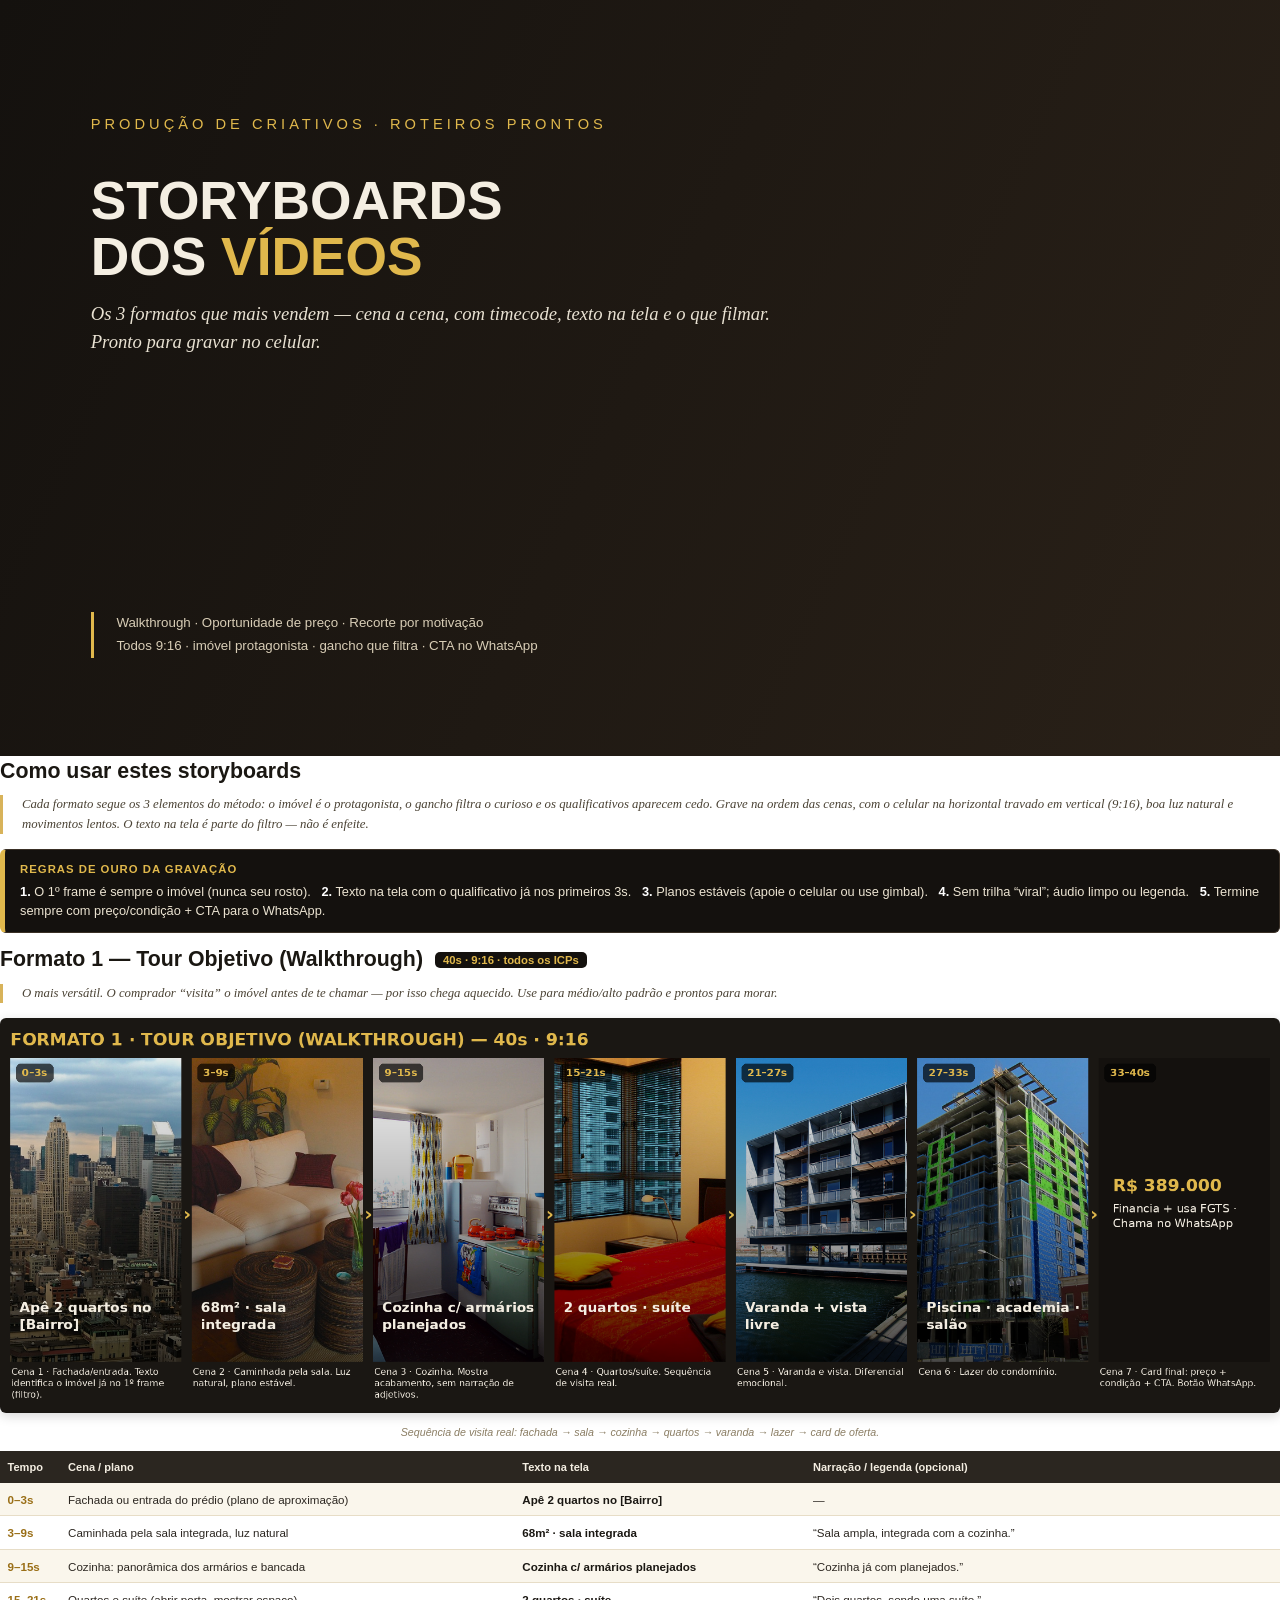
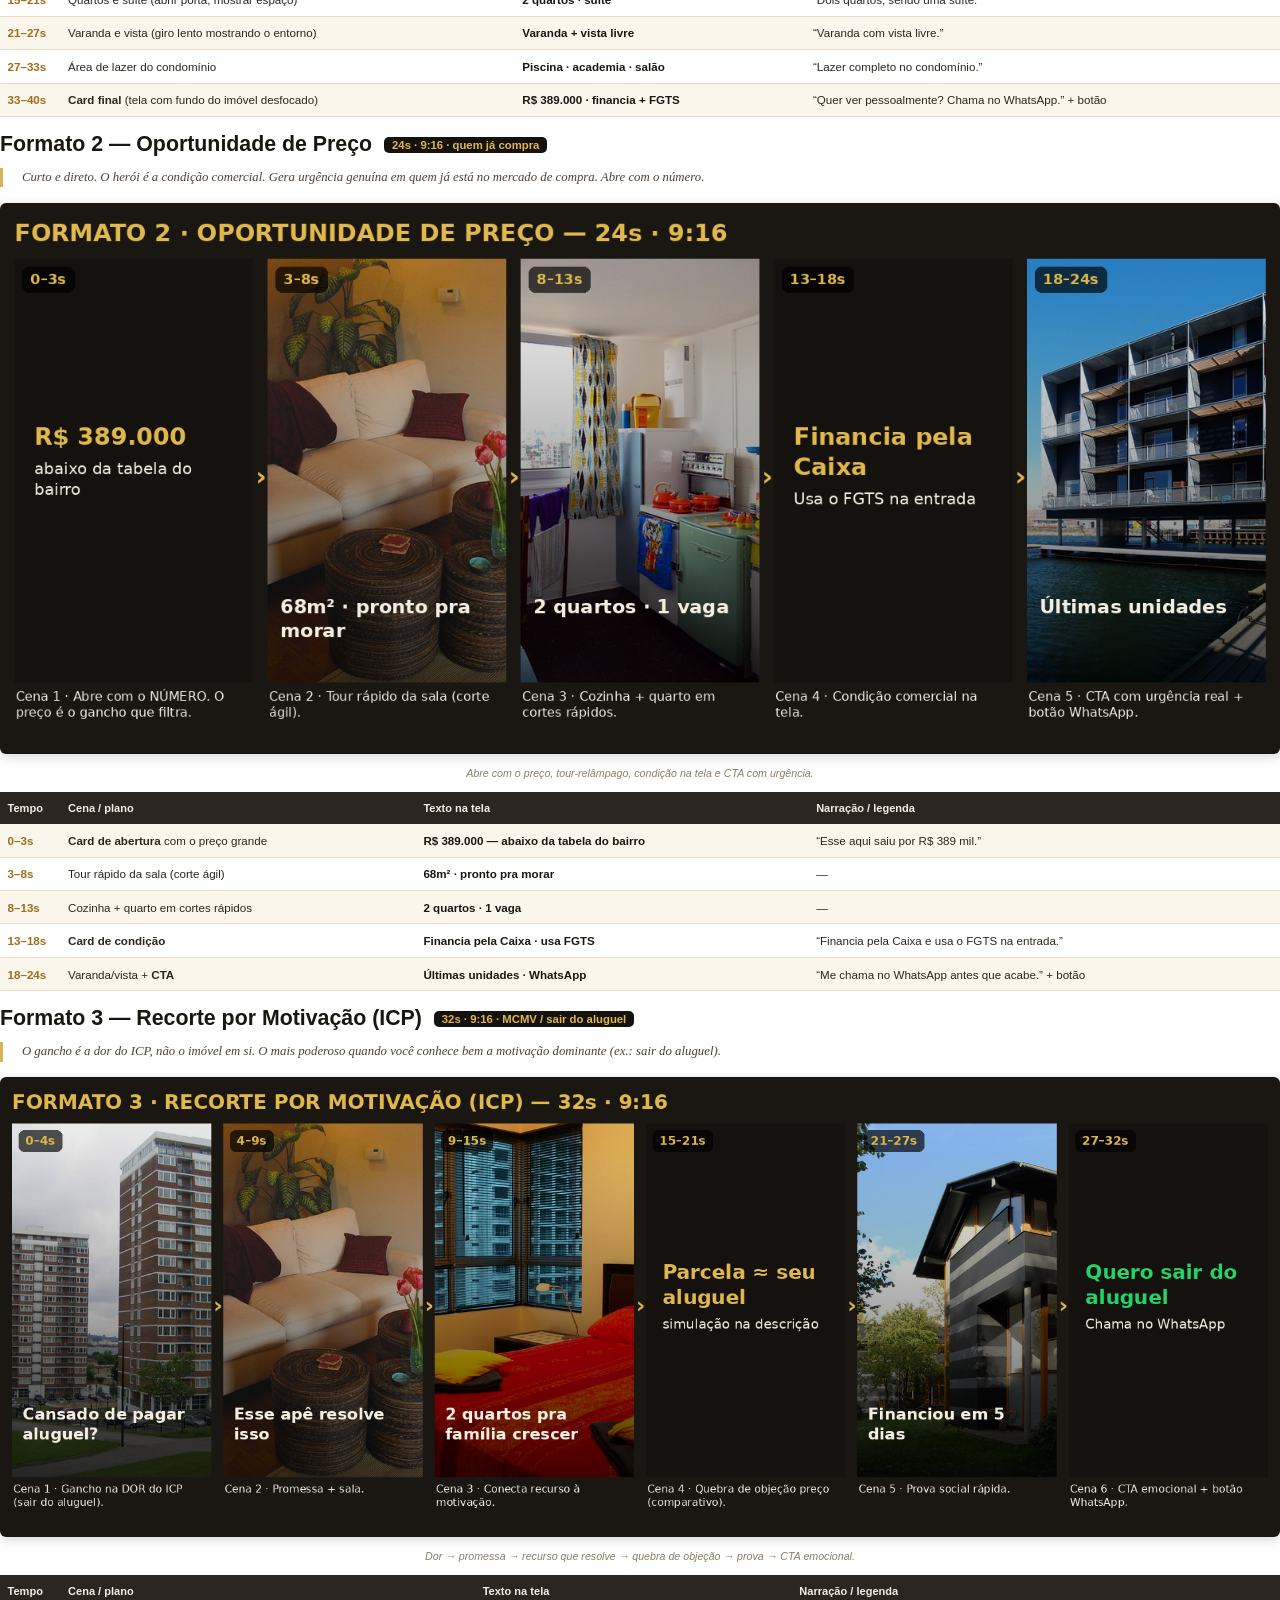
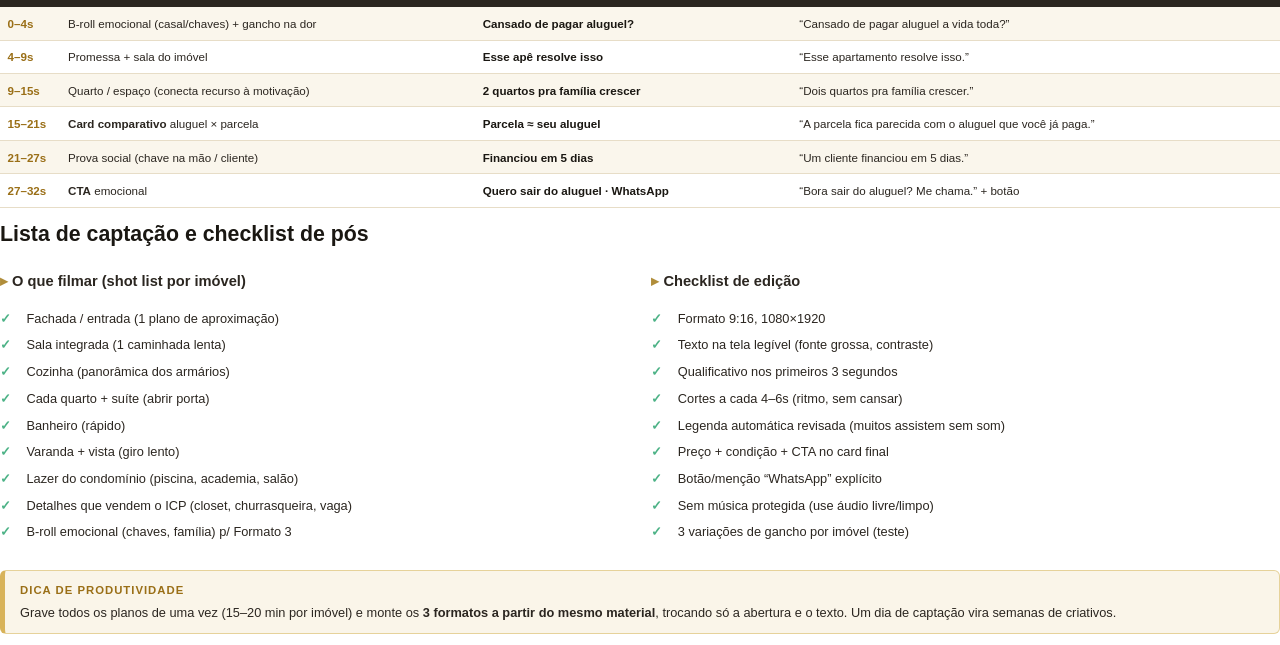
<file: 03-storyboards/src/storyboards.html>
<!DOCTYPE html><html lang="pt-BR"><head><meta charset="UTF-8"><style>
@page{size:A4 landscape; margin:14mm 14mm 16mm;
  @bottom-center{content:"STORYBOARDS · 3 formatos de vídeo que vendem"; font-family:Georgia,serif; font-size:8pt; color:#9a8b6a;}
  @bottom-right{content:counter(page); font-family:Georgia,serif; font-size:9pt; color:#b08d3a;}}
@page :first{margin:0; @bottom-center{content:""} @bottom-right{content:""}}
*{box-sizing:border-box} html{-webkit-print-color-adjust:exact;print-color-adjust:exact}
body{font-family:'Helvetica Neue',Arial,sans-serif; color:#2b2620; font-size:9.6pt; line-height:1.5; margin:0;}
.cover{height:200mm; position:relative; color:#f4eee2; padding:30mm 24mm; page-break-after:always;
  background:linear-gradient(115deg,#14110E 0%, #2a2118 100%);}
.cover .kick{letter-spacing:4px; font-size:11pt; color:#E0B84C; text-transform:uppercase;}
.cover h1{font-size:40pt; margin:10mm 0 4mm; font-weight:800; line-height:1.05;}
.cover h1 span{color:#E0B84C;}
.cover .sub{font-family:Georgia,serif; font-style:italic; font-size:14pt; color:#e8e1d2; max-width:180mm;}
.cover .badge{position:absolute; bottom:26mm; left:24mm; border-left:3px solid #E0B84C; padding-left:6mm; font-size:10pt; color:#d8cdb6; line-height:1.7;}
h2.f{font-size:16pt; color:#1a1712; margin:0 0 1mm; page-break-before:always; page-break-after:avoid;}
h2.f .tag{font-size:8.5pt; background:#14110E; color:#E0B84C; padding:2px 8px; border-radius:5px; vertical-align:middle; margin-left:6px;}
.intro{font-family:Georgia,serif; font-style:italic; color:#4a4234; border-left:3px solid #d8b35a; padding-left:5mm; margin:2mm 0 4mm;}
figure{margin:3mm 0; text-align:center; page-break-inside:avoid;}
figure img{width:100%; border-radius:6px; box-shadow:0 3px 12px rgba(0,0,0,.16);}
figcaption{font-size:8pt; color:#8a7d63; font-style:italic; margin-top:1.5mm;}
table{width:100%; border-collapse:collapse; margin:3mm 0; font-size:8.7pt; page-break-inside:avoid;}
th{background:#2b2620; color:#f4eee2; text-align:left; padding:2mm; font-size:8.3pt;}
td{padding:2mm; border-bottom:1px solid #e7ddc7; vertical-align:top;}
tr:nth-child(even) td{background:#faf6ec;}
td.tc{white-space:nowrap; color:#9a6f17; font-weight:700; width:16mm;}
td.os{color:#1a1712; font-weight:600;}
.callout{background:#faf5e9; border:1px solid #e6d29a; border-left:5px solid #d8b35a; border-radius:6px; padding:3mm 4mm; margin:3mm 0; page-break-inside:avoid;}
.callout .ct{font-weight:700; color:#9a6f17; font-size:8.5pt; letter-spacing:1px; text-transform:uppercase; margin-bottom:1mm;}
.callout.dark{background:#14110E; border-color:#3a3026; border-left-color:#E0B84C; color:#ece4d2;} .callout.dark .ct{color:#E0B84C;} .callout.dark strong{color:#fff;}
.grid2{display:flex; gap:6mm;} .grid2>div{flex:1;}
ul.clean{list-style:none; padding-left:0;} ul.clean li{padding:1mm 0 1mm 7mm; position:relative;} ul.clean li::before{content:"✓"; color:#4CB286; font-weight:bold; position:absolute; left:0;}
h3{font-size:11pt; margin:4mm 0 1mm;} h3::before{content:"▸ "; color:#b08d3a;}
</style></head><body>

<div class="cover">
  <div class="kick">Produção de criativos · roteiros prontos</div>
  <h1>STORYBOARDS<br>DOS <span>VÍDEOS</span></h1>
  <div class="sub">Os 3 formatos que mais vendem — cena a cena, com timecode, texto na tela e o que filmar. Pronto para gravar no celular.</div>
  <div class="badge">Walkthrough · Oportunidade de preço · Recorte por motivação<br>Todos 9:16 · imóvel protagonista · gancho que filtra · CTA no WhatsApp</div>
</div>

<!-- INTRO -->
<h2 class="f" style="page-break-before:auto;">Como usar estes storyboards</h2>
<p class="intro">Cada formato segue os 3 elementos do método: o imóvel é o protagonista, o gancho filtra o curioso e os qualificativos aparecem cedo. Grave na ordem das cenas, com o celular na horizontal travado em vertical (9:16), boa luz natural e movimentos lentos. O texto na tela é parte do filtro — não é enfeite.</p>
<div class="callout dark"><div class="ct">Regras de ouro da gravação</div>
<p style="margin:0;"><strong>1.</strong> O 1º frame é sempre o imóvel (nunca seu rosto). &nbsp; <strong>2.</strong> Texto na tela com o qualificativo já nos primeiros 3s. &nbsp; <strong>3.</strong> Planos estáveis (apoie o celular ou use gimbal). &nbsp; <strong>4.</strong> Sem trilha “viral”; áudio limpo ou legenda. &nbsp; <strong>5.</strong> Termine sempre com preço/condição + CTA para o WhatsApp.</p></div>

<!-- FORMATO 1 -->
<h2 class="f">Formato 1 — Tour Objetivo (Walkthrough) <span class="tag">40s · 9:16 · todos os ICPs</span></h2>
<p class="intro">O mais versátil. O comprador “visita” o imóvel antes de te chamar — por isso chega aquecido. Use para médio/alto padrão e prontos para morar.</p>
<figure><img src="../img/sb1_walkthrough.png"><figcaption>Sequência de visita real: fachada → sala → cozinha → quartos → varanda → lazer → card de oferta.</figcaption></figure>
<table>
<tr><th>Tempo</th><th>Cena / plano</th><th>Texto na tela</th><th>Narração / legenda (opcional)</th></tr>
<tr><td class="tc">0–3s</td><td>Fachada ou entrada do prédio (plano de aproximação)</td><td class="os">Apê 2 quartos no [Bairro]</td><td>—</td></tr>
<tr><td class="tc">3–9s</td><td>Caminhada pela sala integrada, luz natural</td><td class="os">68m² · sala integrada</td><td>“Sala ampla, integrada com a cozinha.”</td></tr>
<tr><td class="tc">9–15s</td><td>Cozinha: panorâmica dos armários e bancada</td><td class="os">Cozinha c/ armários planejados</td><td>“Cozinha já com planejados.”</td></tr>
<tr><td class="tc">15–21s</td><td>Quartos e suíte (abrir porta, mostrar espaço)</td><td class="os">2 quartos · suíte</td><td>“Dois quartos, sendo uma suíte.”</td></tr>
<tr><td class="tc">21–27s</td><td>Varanda e vista (giro lento mostrando o entorno)</td><td class="os">Varanda + vista livre</td><td>“Varanda com vista livre.”</td></tr>
<tr><td class="tc">27–33s</td><td>Área de lazer do condomínio</td><td class="os">Piscina · academia · salão</td><td>“Lazer completo no condomínio.”</td></tr>
<tr><td class="tc">33–40s</td><td><strong>Card final</strong> (tela com fundo do imóvel desfocado)</td><td class="os">R$ 389.000 · financia + FGTS</td><td>“Quer ver pessoalmente? Chama no WhatsApp.” + botão</td></tr>
</table>

<!-- FORMATO 2 -->
<h2 class="f">Formato 2 — Oportunidade de Preço <span class="tag">24s · 9:16 · quem já compra</span></h2>
<p class="intro">Curto e direto. O herói é a condição comercial. Gera urgência genuína em quem já está no mercado de compra. Abre com o número.</p>
<figure><img src="../img/sb2_preco.png"><figcaption>Abre com o preço, tour-relâmpago, condição na tela e CTA com urgência.</figcaption></figure>
<table>
<tr><th>Tempo</th><th>Cena / plano</th><th>Texto na tela</th><th>Narração / legenda</th></tr>
<tr><td class="tc">0–3s</td><td><strong>Card de abertura</strong> com o preço grande</td><td class="os">R$ 389.000 — abaixo da tabela do bairro</td><td>“Esse aqui saiu por R$ 389 mil.”</td></tr>
<tr><td class="tc">3–8s</td><td>Tour rápido da sala (corte ágil)</td><td class="os">68m² · pronto pra morar</td><td>—</td></tr>
<tr><td class="tc">8–13s</td><td>Cozinha + quarto em cortes rápidos</td><td class="os">2 quartos · 1 vaga</td><td>—</td></tr>
<tr><td class="tc">13–18s</td><td><strong>Card de condição</strong></td><td class="os">Financia pela Caixa · usa FGTS</td><td>“Financia pela Caixa e usa o FGTS na entrada.”</td></tr>
<tr><td class="tc">18–24s</td><td>Varanda/vista + <strong>CTA</strong></td><td class="os">Últimas unidades · WhatsApp</td><td>“Me chama no WhatsApp antes que acabe.” + botão</td></tr>
</table>

<!-- FORMATO 3 -->
<h2 class="f">Formato 3 — Recorte por Motivação (ICP) <span class="tag">32s · 9:16 · MCMV / sair do aluguel</span></h2>
<p class="intro">O gancho é a dor do ICP, não o imóvel em si. O mais poderoso quando você conhece bem a motivação dominante (ex.: sair do aluguel).</p>
<figure><img src="../img/sb3_motivacao.png"><figcaption>Dor → promessa → recurso que resolve → quebra de objeção → prova → CTA emocional.</figcaption></figure>
<table>
<tr><th>Tempo</th><th>Cena / plano</th><th>Texto na tela</th><th>Narração / legenda</th></tr>
<tr><td class="tc">0–4s</td><td>B-roll emocional (casal/chaves) + gancho na dor</td><td class="os">Cansado de pagar aluguel?</td><td>“Cansado de pagar aluguel a vida toda?”</td></tr>
<tr><td class="tc">4–9s</td><td>Promessa + sala do imóvel</td><td class="os">Esse apê resolve isso</td><td>“Esse apartamento resolve isso.”</td></tr>
<tr><td class="tc">9–15s</td><td>Quarto / espaço (conecta recurso à motivação)</td><td class="os">2 quartos pra família crescer</td><td>“Dois quartos pra família crescer.”</td></tr>
<tr><td class="tc">15–21s</td><td><strong>Card comparativo</strong> aluguel × parcela</td><td class="os">Parcela ≈ seu aluguel</td><td>“A parcela fica parecida com o aluguel que você já paga.”</td></tr>
<tr><td class="tc">21–27s</td><td>Prova social (chave na mão / cliente)</td><td class="os">Financiou em 5 dias</td><td>“Um cliente financiou em 5 dias.”</td></tr>
<tr><td class="tc">27–32s</td><td><strong>CTA</strong> emocional</td><td class="os">Quero sair do aluguel · WhatsApp</td><td>“Bora sair do aluguel? Me chama.” + botão</td></tr>
</table>

<!-- SHOTLIST + CHECKLIST -->
<h2 class="f">Lista de captação e checklist de pós</h2>
<div class="grid2">
<div>
<h3>O que filmar (shot list por imóvel)</h3>
<ul class="clean">
<li>Fachada / entrada (1 plano de aproximação)</li>
<li>Sala integrada (1 caminhada lenta)</li>
<li>Cozinha (panorâmica dos armários)</li>
<li>Cada quarto + suíte (abrir porta)</li>
<li>Banheiro (rápido)</li>
<li>Varanda + vista (giro lento)</li>
<li>Lazer do condomínio (piscina, academia, salão)</li>
<li>Detalhes que vendem o ICP (closet, churrasqueira, vaga)</li>
<li>B-roll emocional (chaves, família) p/ Formato 3</li>
</ul>
</div>
<div>
<h3>Checklist de edição</h3>
<ul class="clean">
<li>Formato 9:16, 1080×1920</li>
<li>Texto na tela legível (fonte grossa, contraste)</li>
<li>Qualificativo nos primeiros 3 segundos</li>
<li>Cortes a cada 4–6s (ritmo, sem cansar)</li>
<li>Legenda automática revisada (muitos assistem sem som)</li>
<li>Preço + condição + CTA no card final</li>
<li>Botão/menção “WhatsApp” explícito</li>
<li>Sem música protegida (use áudio livre/limpo)</li>
<li>3 variações de gancho por imóvel (teste)</li>
</ul>
</div>
</div>
<div class="callout"><div class="ct">Dica de produtividade</div><p style="margin:0;">Grave todos os planos de uma vez (15–20 min por imóvel) e monte os <strong>3 formatos a partir do mesmo material</strong>, trocando só a abertura e o texto. Um dia de captação vira semanas de criativos.</p></div>

</body></html>
</file>
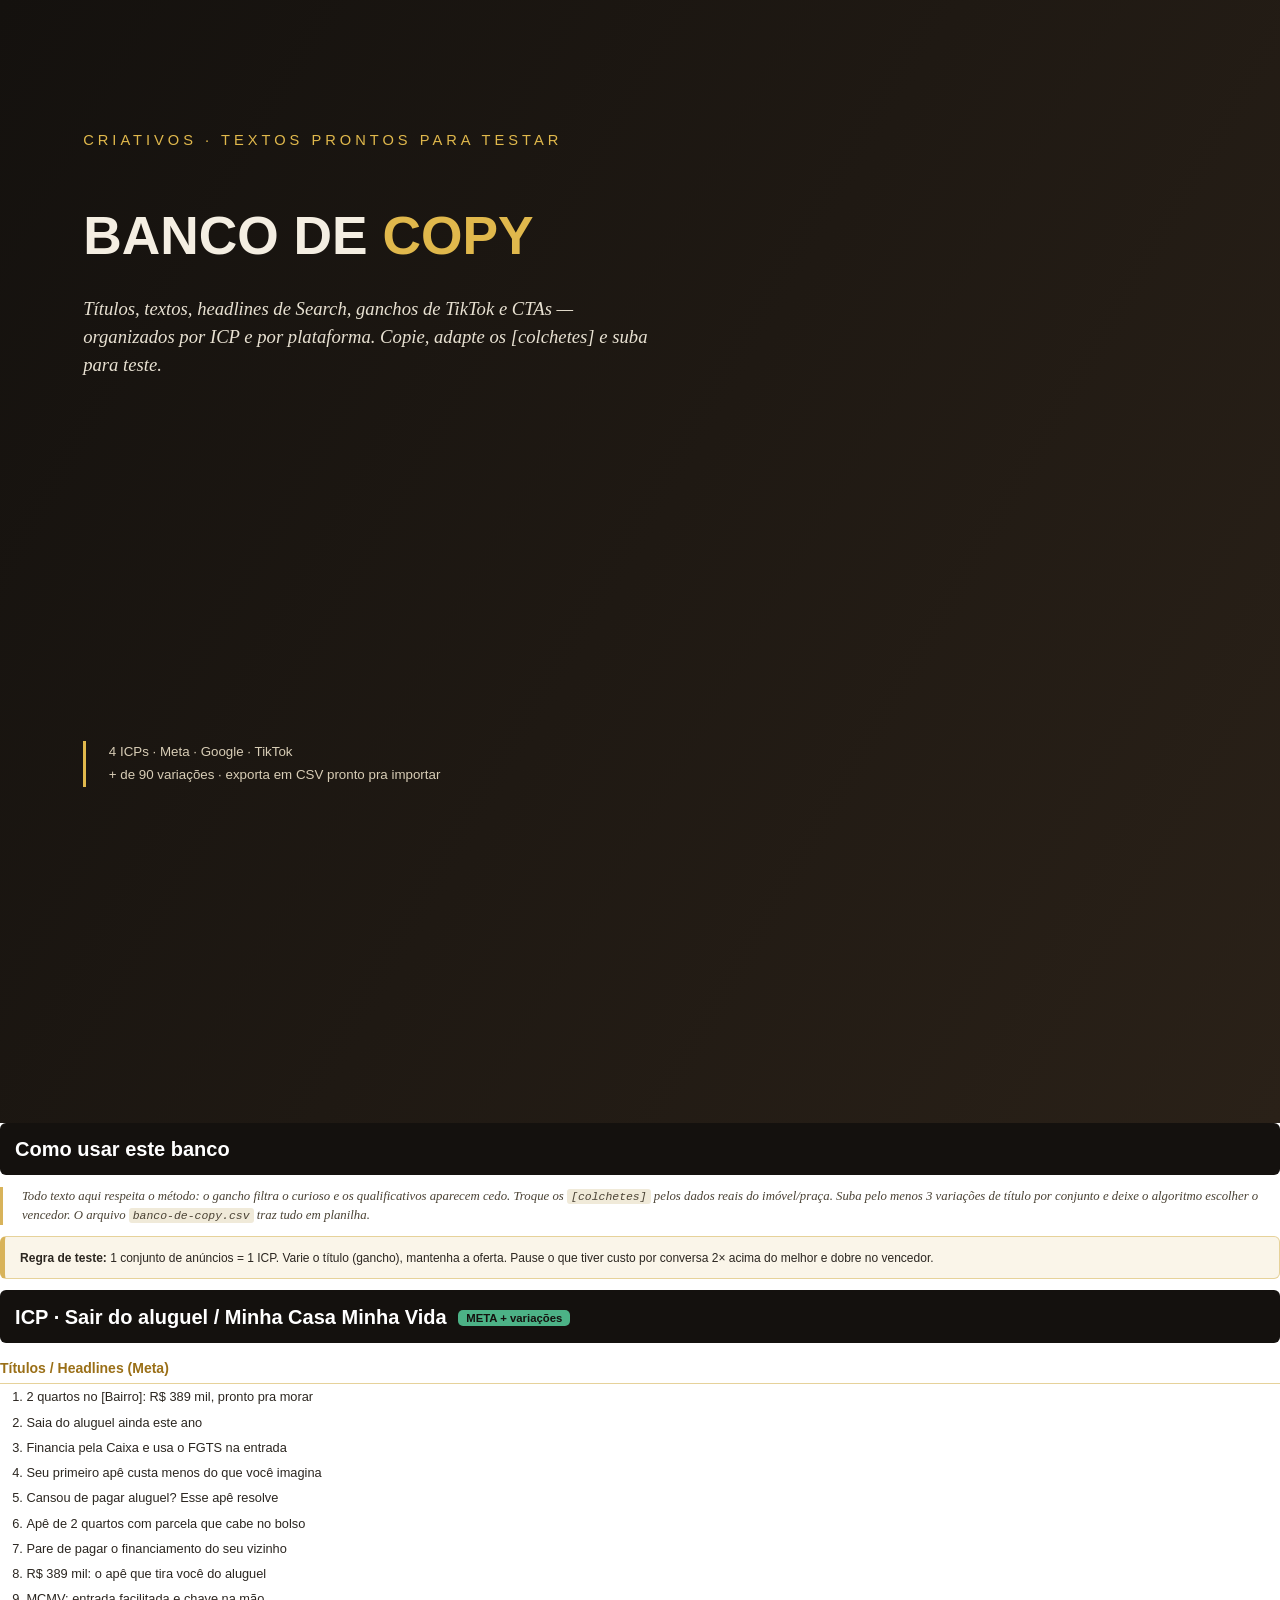
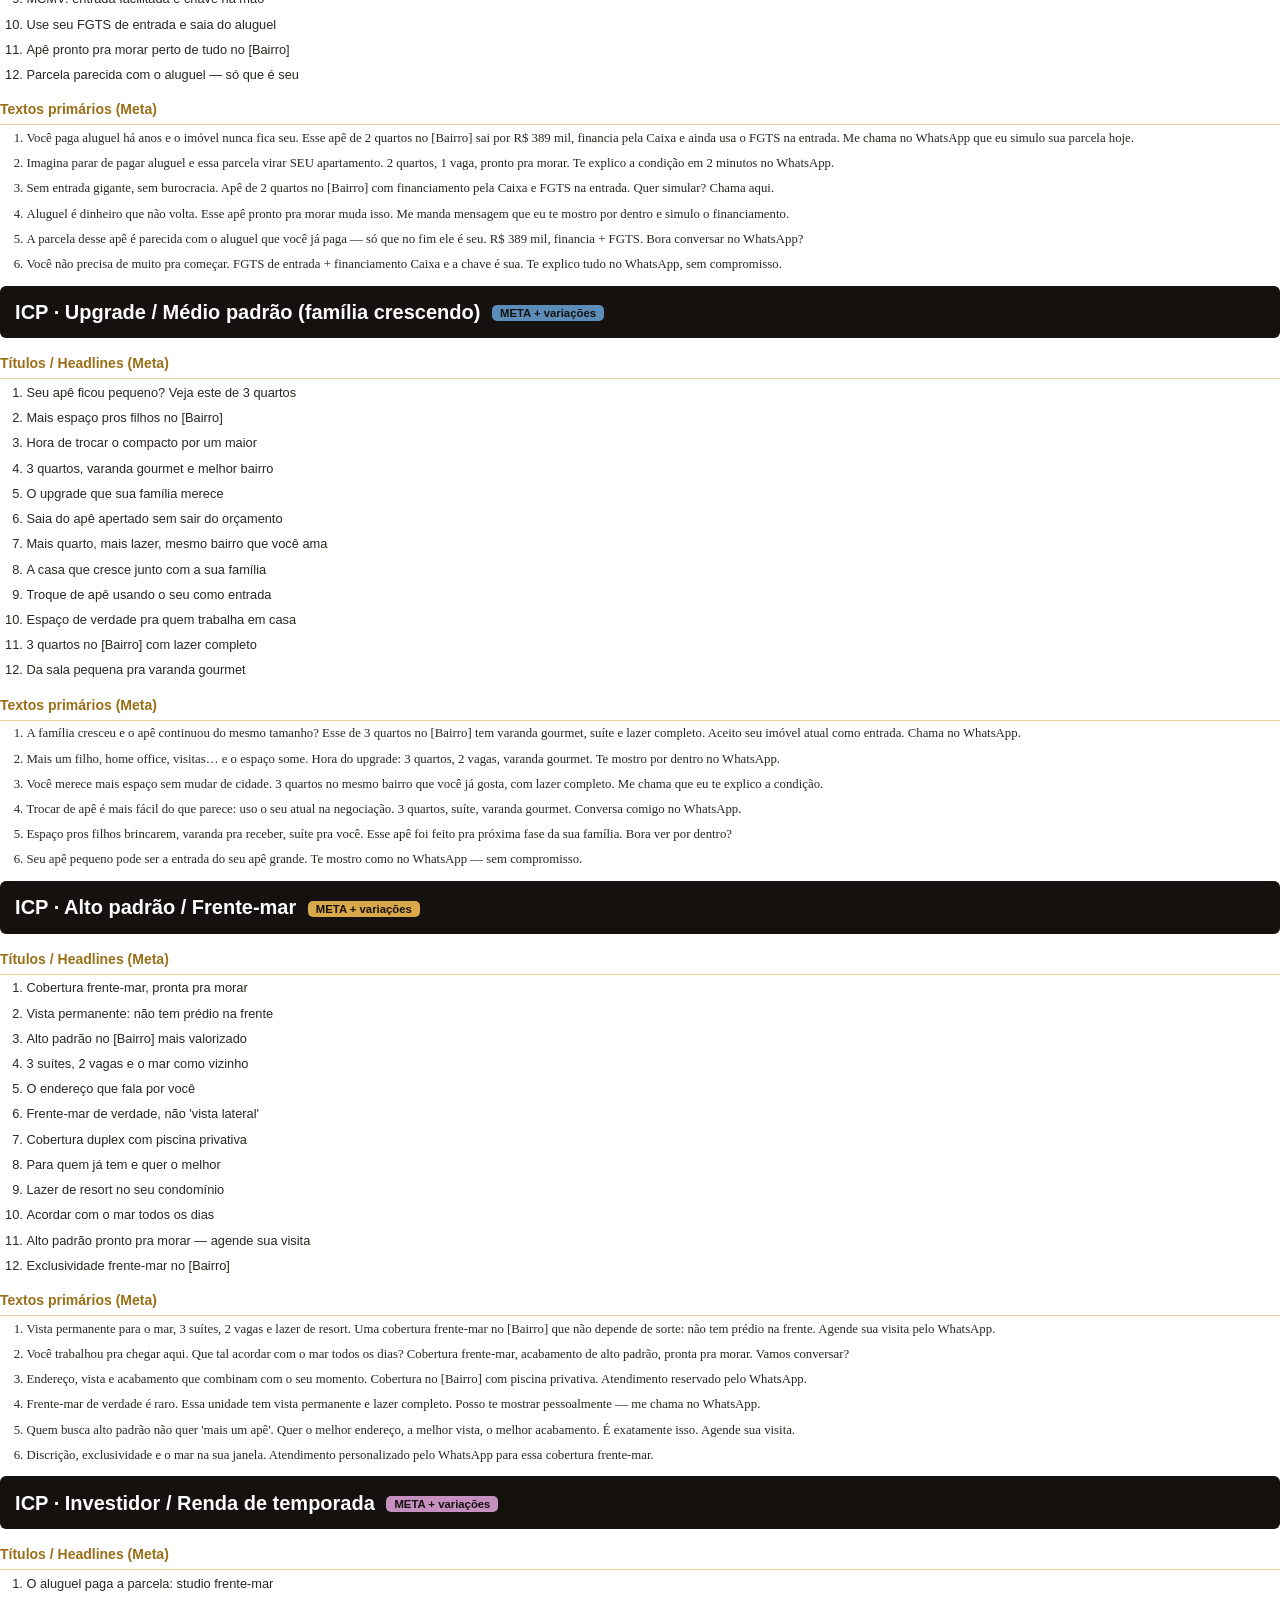
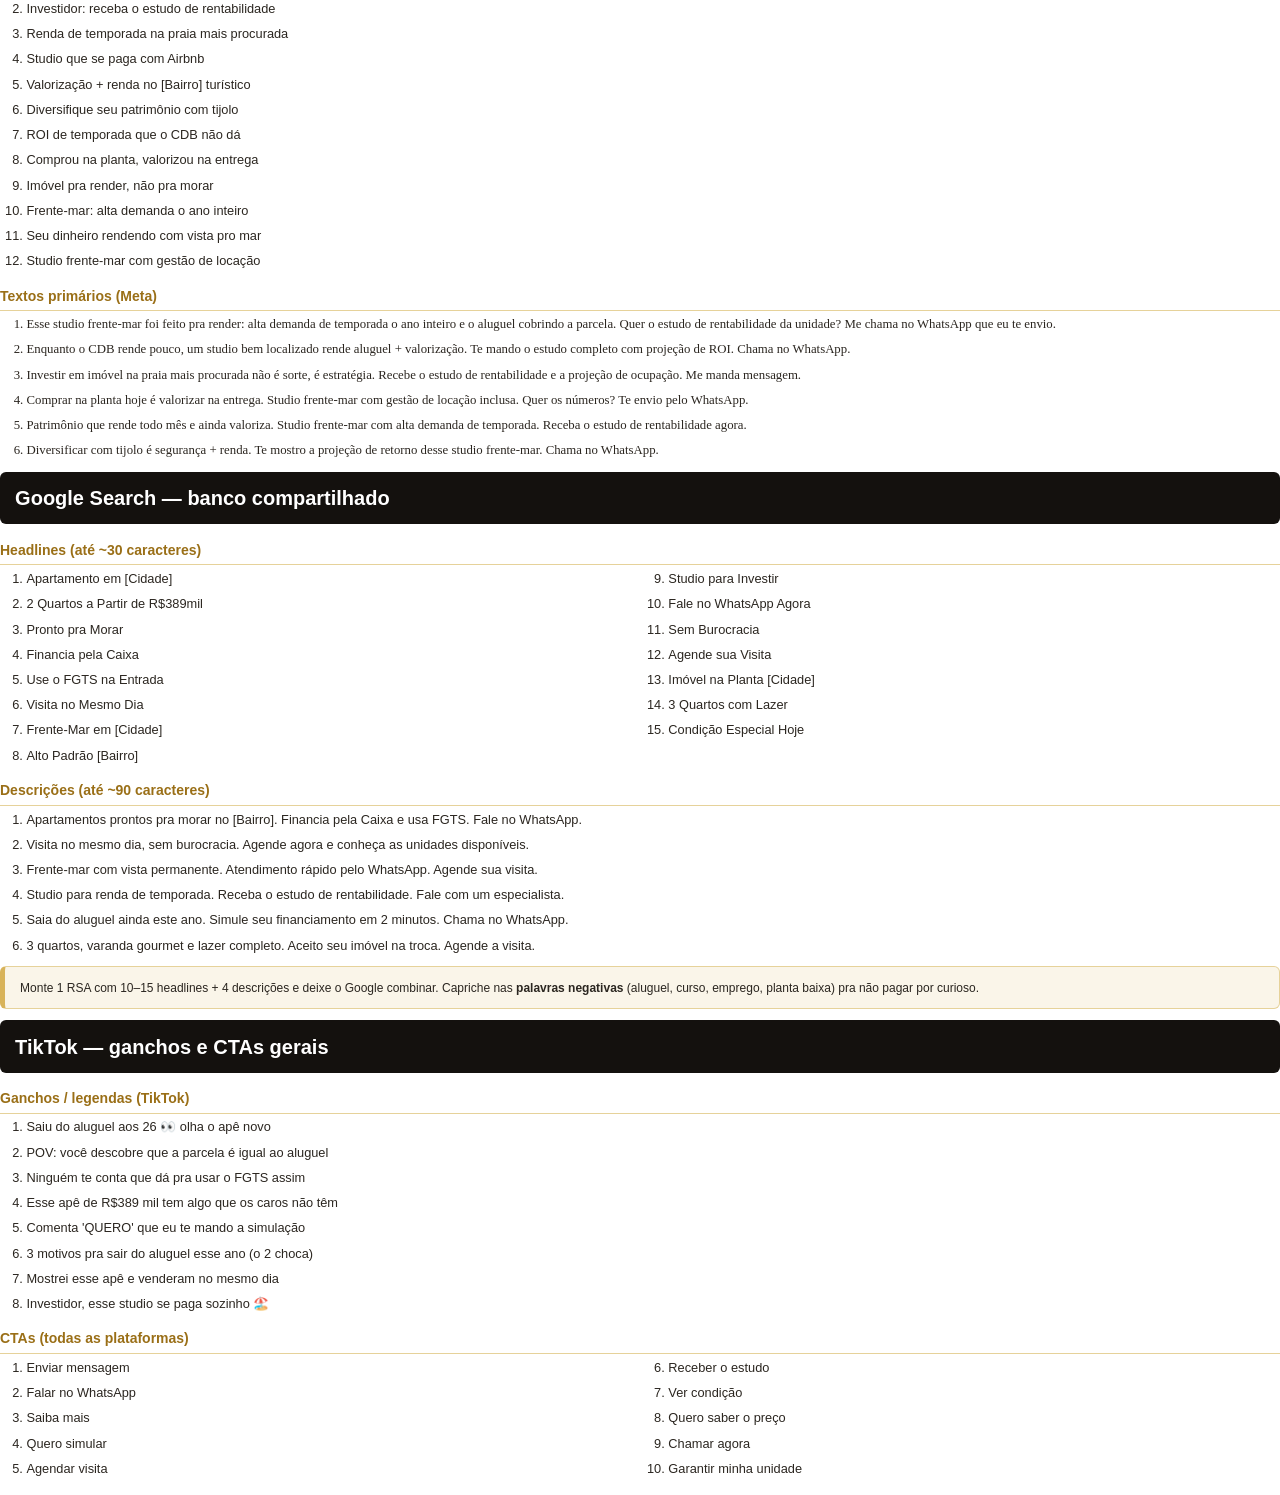
<file: 04-copy/src/banco-de-copy.html>
<!DOCTYPE html><html lang="pt-BR"><head><meta charset="UTF-8"><style>
@page{size:A4; margin:16mm 15mm 18mm; @bottom-center{content:"BANCO DE COPY · por ICP e plataforma"; font-family:Georgia,serif; font-size:8pt; color:#9a8b6a;} @bottom-right{content:counter(page); font-family:Georgia,serif; font-size:9pt; color:#b08d3a;}}
@page :first{margin:0; @bottom-center{content:""} @bottom-right{content:""}}
*{box-sizing:border-box} html{-webkit-print-color-adjust:exact;print-color-adjust:exact}
body{font-family:'Helvetica Neue',Arial,sans-serif; color:#2b2620; font-size:9.6pt; line-height:1.5; margin:0;}
.cover{height:297mm; background:linear-gradient(120deg,#14110E,#2a2118); color:#f4eee2; padding:34mm 22mm; page-break-after:always;}
.cover .kick{letter-spacing:4px; color:#E0B84C; text-transform:uppercase; font-size:11pt;}
.cover h1{font-size:40pt; margin:12mm 0 5mm; font-weight:800;} .cover h1 span{color:#E0B84C;}
.cover .sub{font-family:Georgia,serif; font-style:italic; font-size:14pt; color:#e8e1d2; max-width:150mm;}
h2{font-size:15pt; color:#fff; background:#14110E; padding:3mm 4mm; border-radius:6px; margin:0 0 3mm; page-break-before:always;}
h2 .pill{font-size:8.5pt; padding:2px 8px; border-radius:5px; color:#14110E; margin-left:6px; vertical-align:middle;}
h3{font-size:10.5pt; color:#9a6f17; margin:4mm 0 1mm; border-bottom:1px solid #e6d29a; padding-bottom:1mm;}
ol{margin:1mm 0 3mm; padding-left:7mm;} ol li{margin-bottom:1.6mm; break-inside:avoid;}
.txt li{font-family:Georgia,serif;}
.intro{font-family:Georgia,serif; font-style:italic; color:#4a4234; border-left:3px solid #d8b35a; padding-left:5mm; margin:3mm 0;}
.note{background:#faf5e9; border:1px solid #e6d29a; border-left:5px solid #d8b35a; border-radius:6px; padding:3mm 4mm; margin:3mm 0; font-size:9pt;}
.cols{columns:2; column-gap:8mm;} .cols li{break-inside:avoid;}
code{background:#f0ead9; padding:1px 4px; border-radius:3px; font-size:8.6pt;}</style></head><body>
<div class="cover"><div class="kick">Criativos · textos prontos para testar</div>
<h1>BANCO DE <span>COPY</span></h1>
<div class="sub">Títulos, textos, headlines de Search, ganchos de TikTok e CTAs — organizados por ICP e por plataforma. Copie, adapte os [colchetes] e suba para teste.</div>
<div style="position:absolute;bottom:30mm;left:22mm;border-left:3px solid #E0B84C;padding-left:6mm;color:#d8cdb6;font-size:10pt;line-height:1.7;">4 ICPs · Meta · Google · TikTok<br>+ de 90 variações · exporta em CSV pronto pra importar</div></div>
<h2 style="page-break-before:auto;">Como usar este banco</h2>
<p class="intro">Todo texto aqui respeita o método: o gancho filtra o curioso e os qualificativos aparecem cedo. Troque os <code>[colchetes]</code> pelos dados reais do imóvel/praça. Suba pelo menos 3 variações de título por conjunto e deixe o algoritmo escolher o vencedor. O arquivo <code>banco-de-copy.csv</code> traz tudo em planilha.</p>
<div class="note"><strong>Regra de teste:</strong> 1 conjunto de anúncios = 1 ICP. Varie o título (gancho), mantenha a oferta. Pause o que tiver custo por conversa 2× acima do melhor e dobre no vencedor.</div>
<h2>ICP · Sair do aluguel / Minha Casa Minha Vida <span class="pill" style="background:#4CB286">META + variações</span></h2>
<h3>Títulos / Headlines (Meta)</h3><ol>
<li>2 quartos no [Bairro]: R$ 389 mil, pronto pra morar</li>
<li>Saia do aluguel ainda este ano</li>
<li>Financia pela Caixa e usa o FGTS na entrada</li>
<li>Seu primeiro apê custa menos do que você imagina</li>
<li>Cansou de pagar aluguel? Esse apê resolve</li>
<li>Apê de 2 quartos com parcela que cabe no bolso</li>
<li>Pare de pagar o financiamento do seu vizinho</li>
<li>R$ 389 mil: o apê que tira você do aluguel</li>
<li>MCMV: entrada facilitada e chave na mão</li>
<li>Use seu FGTS de entrada e saia do aluguel</li>
<li>Apê pronto pra morar perto de tudo no [Bairro]</li>
<li>Parcela parecida com o aluguel — só que é seu</li>
</ol><h3>Textos primários (Meta)</h3><ol class="txt">
<li>Você paga aluguel há anos e o imóvel nunca fica seu. Esse apê de 2 quartos no [Bairro] sai por R$ 389 mil, financia pela Caixa e ainda usa o FGTS na entrada. Me chama no WhatsApp que eu simulo sua parcela hoje.</li>
<li>Imagina parar de pagar aluguel e essa parcela virar SEU apartamento. 2 quartos, 1 vaga, pronto pra morar. Te explico a condição em 2 minutos no WhatsApp.</li>
<li>Sem entrada gigante, sem burocracia. Apê de 2 quartos no [Bairro] com financiamento pela Caixa e FGTS na entrada. Quer simular? Chama aqui.</li>
<li>Aluguel é dinheiro que não volta. Esse apê pronto pra morar muda isso. Me manda mensagem que eu te mostro por dentro e simulo o financiamento.</li>
<li>A parcela desse apê é parecida com o aluguel que você já paga — só que no fim ele é seu. R$ 389 mil, financia + FGTS. Bora conversar no WhatsApp?</li>
<li>Você não precisa de muito pra começar. FGTS de entrada + financiamento Caixa e a chave é sua. Te explico tudo no WhatsApp, sem compromisso.</li>
</ol>
<h2>ICP · Upgrade / Médio padrão (família crescendo) <span class="pill" style="background:#5B8DB8">META + variações</span></h2>
<h3>Títulos / Headlines (Meta)</h3><ol>
<li>Seu apê ficou pequeno? Veja este de 3 quartos</li>
<li>Mais espaço pros filhos no [Bairro]</li>
<li>Hora de trocar o compacto por um maior</li>
<li>3 quartos, varanda gourmet e melhor bairro</li>
<li>O upgrade que sua família merece</li>
<li>Saia do apê apertado sem sair do orçamento</li>
<li>Mais quarto, mais lazer, mesmo bairro que você ama</li>
<li>A casa que cresce junto com a sua família</li>
<li>Troque de apê usando o seu como entrada</li>
<li>Espaço de verdade pra quem trabalha em casa</li>
<li>3 quartos no [Bairro] com lazer completo</li>
<li>Da sala pequena pra varanda gourmet</li>
</ol><h3>Textos primários (Meta)</h3><ol class="txt">
<li>A família cresceu e o apê continuou do mesmo tamanho? Esse de 3 quartos no [Bairro] tem varanda gourmet, suíte e lazer completo. Aceito seu imóvel atual como entrada. Chama no WhatsApp.</li>
<li>Mais um filho, home office, visitas… e o espaço some. Hora do upgrade: 3 quartos, 2 vagas, varanda gourmet. Te mostro por dentro no WhatsApp.</li>
<li>Você merece mais espaço sem mudar de cidade. 3 quartos no mesmo bairro que você já gosta, com lazer completo. Me chama que eu te explico a condição.</li>
<li>Trocar de apê é mais fácil do que parece: uso o seu atual na negociação. 3 quartos, suíte, varanda gourmet. Conversa comigo no WhatsApp.</li>
<li>Espaço pros filhos brincarem, varanda pra receber, suíte pra você. Esse apê foi feito pra próxima fase da sua família. Bora ver por dentro?</li>
<li>Seu apê pequeno pode ser a entrada do seu apê grande. Te mostro como no WhatsApp — sem compromisso.</li>
</ol>
<h2>ICP · Alto padrão / Frente-mar <span class="pill" style="background:#D8A84B">META + variações</span></h2>
<h3>Títulos / Headlines (Meta)</h3><ol>
<li>Cobertura frente-mar, pronta pra morar</li>
<li>Vista permanente: não tem prédio na frente</li>
<li>Alto padrão no [Bairro] mais valorizado</li>
<li>3 suítes, 2 vagas e o mar como vizinho</li>
<li>O endereço que fala por você</li>
<li>Frente-mar de verdade, não &#x27;vista lateral&#x27;</li>
<li>Cobertura duplex com piscina privativa</li>
<li>Para quem já tem e quer o melhor</li>
<li>Lazer de resort no seu condomínio</li>
<li>Acordar com o mar todos os dias</li>
<li>Alto padrão pronto pra morar — agende sua visita</li>
<li>Exclusividade frente-mar no [Bairro]</li>
</ol><h3>Textos primários (Meta)</h3><ol class="txt">
<li>Vista permanente para o mar, 3 suítes, 2 vagas e lazer de resort. Uma cobertura frente-mar no [Bairro] que não depende de sorte: não tem prédio na frente. Agende sua visita pelo WhatsApp.</li>
<li>Você trabalhou pra chegar aqui. Que tal acordar com o mar todos os dias? Cobertura frente-mar, acabamento de alto padrão, pronta pra morar. Vamos conversar?</li>
<li>Endereço, vista e acabamento que combinam com o seu momento. Cobertura no [Bairro] com piscina privativa. Atendimento reservado pelo WhatsApp.</li>
<li>Frente-mar de verdade é raro. Essa unidade tem vista permanente e lazer completo. Posso te mostrar pessoalmente — me chama no WhatsApp.</li>
<li>Quem busca alto padrão não quer &#x27;mais um apê&#x27;. Quer o melhor endereço, a melhor vista, o melhor acabamento. É exatamente isso. Agende sua visita.</li>
<li>Discrição, exclusividade e o mar na sua janela. Atendimento personalizado pelo WhatsApp para essa cobertura frente-mar.</li>
</ol>
<h2>ICP · Investidor / Renda de temporada <span class="pill" style="background:#C58FBF">META + variações</span></h2>
<h3>Títulos / Headlines (Meta)</h3><ol>
<li>O aluguel paga a parcela: studio frente-mar</li>
<li>Investidor: receba o estudo de rentabilidade</li>
<li>Renda de temporada na praia mais procurada</li>
<li>Studio que se paga com Airbnb</li>
<li>Valorização + renda no [Bairro] turístico</li>
<li>Diversifique seu patrimônio com tijolo</li>
<li>ROI de temporada que o CDB não dá</li>
<li>Comprou na planta, valorizou na entrega</li>
<li>Imóvel pra render, não pra morar</li>
<li>Frente-mar: alta demanda o ano inteiro</li>
<li>Seu dinheiro rendendo com vista pro mar</li>
<li>Studio frente-mar com gestão de locação</li>
</ol><h3>Textos primários (Meta)</h3><ol class="txt">
<li>Esse studio frente-mar foi feito pra render: alta demanda de temporada o ano inteiro e o aluguel cobrindo a parcela. Quer o estudo de rentabilidade da unidade? Me chama no WhatsApp que eu te envio.</li>
<li>Enquanto o CDB rende pouco, um studio bem localizado rende aluguel + valorização. Te mando o estudo completo com projeção de ROI. Chama no WhatsApp.</li>
<li>Investir em imóvel na praia mais procurada não é sorte, é estratégia. Recebe o estudo de rentabilidade e a projeção de ocupação. Me manda mensagem.</li>
<li>Comprar na planta hoje é valorizar na entrega. Studio frente-mar com gestão de locação inclusa. Quer os números? Te envio pelo WhatsApp.</li>
<li>Patrimônio que rende todo mês e ainda valoriza. Studio frente-mar com alta demanda de temporada. Receba o estudo de rentabilidade agora.</li>
<li>Diversificar com tijolo é segurança + renda. Te mostro a projeção de retorno desse studio frente-mar. Chama no WhatsApp.</li>
</ol>
<h2>Google Search — banco compartilhado</h2>
<h3>Headlines (até ~30 caracteres)</h3><ol class="cols">
<li>Apartamento em [Cidade]</li>
<li>2 Quartos a Partir de R$389mil</li>
<li>Pronto pra Morar</li>
<li>Financia pela Caixa</li>
<li>Use o FGTS na Entrada</li>
<li>Visita no Mesmo Dia</li>
<li>Frente-Mar em [Cidade]</li>
<li>Alto Padrão [Bairro]</li>
<li>Studio para Investir</li>
<li>Fale no WhatsApp Agora</li>
<li>Sem Burocracia</li>
<li>Agende sua Visita</li>
<li>Imóvel na Planta [Cidade]</li>
<li>3 Quartos com Lazer</li>
<li>Condição Especial Hoje</li>
</ol><h3>Descrições (até ~90 caracteres)</h3><ol>
<li>Apartamentos prontos pra morar no [Bairro]. Financia pela Caixa e usa FGTS. Fale no WhatsApp.</li>
<li>Visita no mesmo dia, sem burocracia. Agende agora e conheça as unidades disponíveis.</li>
<li>Frente-mar com vista permanente. Atendimento rápido pelo WhatsApp. Agende sua visita.</li>
<li>Studio para renda de temporada. Receba o estudo de rentabilidade. Fale com um especialista.</li>
<li>Saia do aluguel ainda este ano. Simule seu financiamento em 2 minutos. Chama no WhatsApp.</li>
<li>3 quartos, varanda gourmet e lazer completo. Aceito seu imóvel na troca. Agende a visita.</li>
</ol><div class="note">Monte 1 RSA com 10–15 headlines + 4 descrições e deixe o Google combinar. Capriche nas <strong>palavras negativas</strong> (aluguel, curso, emprego, planta baixa) pra não pagar por curioso.</div>
<h2>TikTok — ganchos e CTAs gerais</h2>
<h3>Ganchos / legendas (TikTok)</h3><ol>
<li>Saiu do aluguel aos 26 👀 olha o apê novo</li>
<li>POV: você descobre que a parcela é igual ao aluguel</li>
<li>Ninguém te conta que dá pra usar o FGTS assim</li>
<li>Esse apê de R$389 mil tem algo que os caros não têm</li>
<li>Comenta &#x27;QUERO&#x27; que eu te mando a simulação</li>
<li>3 motivos pra sair do aluguel esse ano (o 2 choca)</li>
<li>Mostrei esse apê e venderam no mesmo dia</li>
<li>Investidor, esse studio se paga sozinho 🏖️</li>
</ol><h3>CTAs (todas as plataformas)</h3><ol class="cols">
<li>Enviar mensagem</li>
<li>Falar no WhatsApp</li>
<li>Saiba mais</li>
<li>Quero simular</li>
<li>Agendar visita</li>
<li>Receber o estudo</li>
<li>Ver condição</li>
<li>Quero saber o preço</li>
<li>Chamar agora</li>
<li>Garantir minha unidade</li>
</ol>
</body></html>
</file>
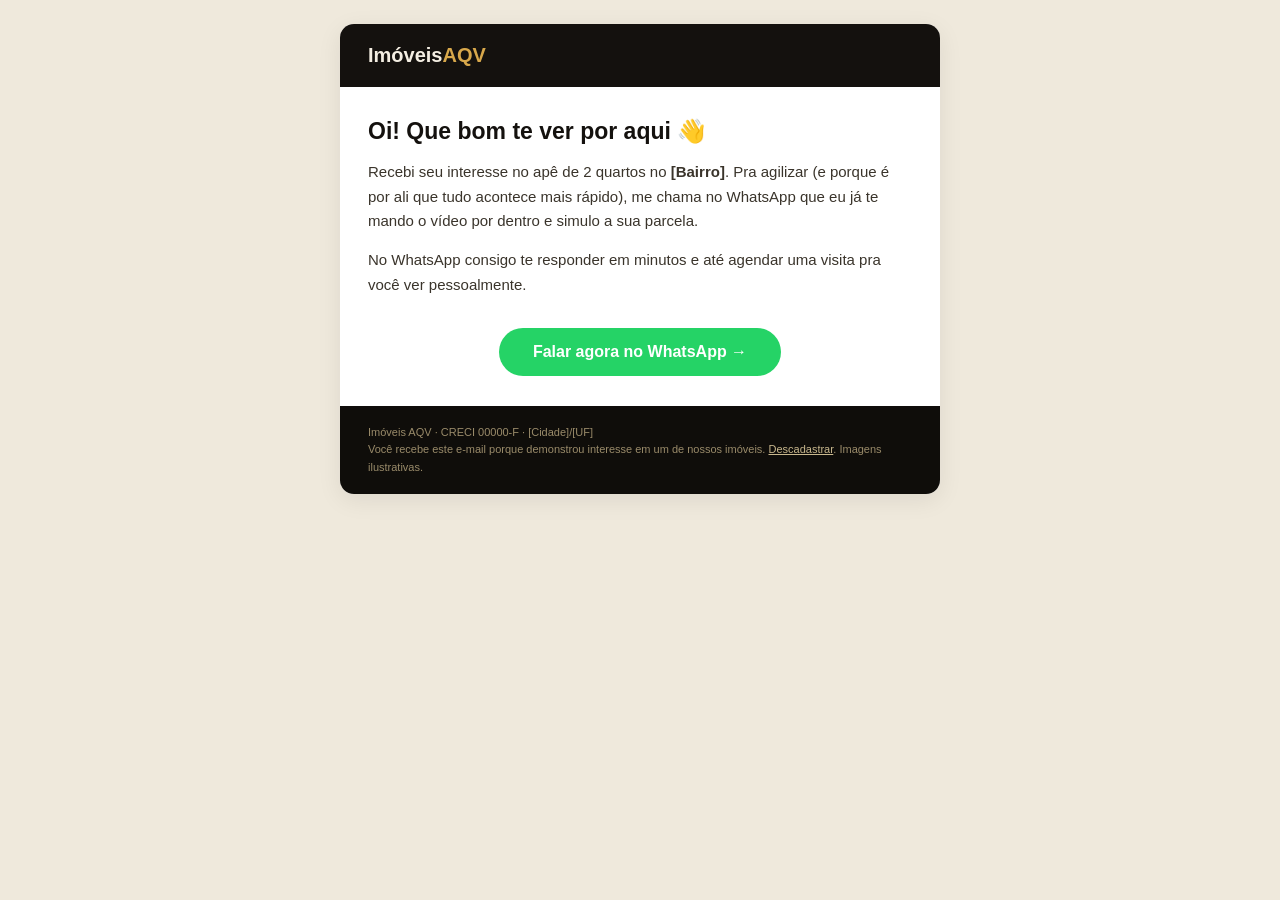
<file: 05-landing-automacoes/email/email-1-boasvindas.html>
<!DOCTYPE html>
<html lang="pt-BR"><head><meta charset="UTF-8">
<meta name="viewport" content="width=device-width,initial-scale=1.0">
<meta name="x-apple-disable-message-reformatting">
<title>Recebi seu interesse — próximos passos</title></head>
<body style="margin:0;padding:0;background:#efe9dc;font-family:Arial,Helvetica,sans-serif;color:#2b2620;">
<div style="display:none;max-height:0;overflow:hidden;opacity:0;">Bora agilizar? Te respondo no WhatsApp em minutos.</div>
<table role="presentation" width="100%" cellpadding="0" cellspacing="0" style="background:#efe9dc;padding:24px 12px;">
<tr><td align="center">
  <table role="presentation" width="600" cellpadding="0" cellspacing="0" style="max-width:600px;width:100%;background:#ffffff;border-radius:14px;overflow:hidden;box-shadow:0 6px 24px rgba(0,0,0,.08);">
    <!-- header -->
    <tr><td style="background:#14110E;padding:20px 28px;">
      <span style="color:#F4EEE2;font-size:20px;font-weight:bold;">Imóveis<span style="color:#D8A84B;">AQV</span></span>
    </td></tr>
    <!-- body -->
    <tr><td style="padding:30px 28px 8px;">
      <h1 style="font-size:23px;line-height:1.25;margin:0 0 14px;color:#14110E;">Oi! Que bom te ver por aqui 👋</h1><p style="font-size:15px;line-height:1.65;margin:0 0 14px;color:#3a342b;">Recebi seu interesse no apê de 2 quartos no <b>[Bairro]</b>. Pra agilizar (e porque é por ali que tudo acontece mais rápido), me chama no WhatsApp que eu já te mando o vídeo por dentro e simulo a sua parcela.</p><p style="font-size:15px;line-height:1.65;margin:0 0 14px;color:#3a342b;">No WhatsApp consigo te responder em minutos e até agendar uma visita pra você ver pessoalmente.</p>
    </td></tr>
    <!-- CTA -->
    <tr><td align="center" style="padding:8px 28px 30px;">
      <a href="https://wa.me/5582990000000?text=Oi!%20Vim%20pelo%20e-mail%20e%20quero%20saber%20mais%20sobre%20o%20ap%C3%AA%20no%20%5BBairro%5D." style="display:inline-block;background:#25D366;color:#fff;text-decoration:none;font-weight:bold;font-size:16px;padding:15px 34px;border-radius:999px;">Falar agora no WhatsApp →</a>
    </td></tr>
    <!-- footer -->
    <tr><td style="background:#0f0d0a;padding:18px 28px;color:#9a8b6a;font-size:11px;line-height:1.6;">
      Imóveis AQV · CRECI 00000-F · [Cidade]/[UF]<br>
      Você recebe este e-mail porque demonstrou interesse em um de nossos imóveis.
      <a href="#" style="color:#c9b88e;">Descadastrar</a>. Imagens ilustrativas.
    </td></tr>
  </table>
</td></tr></table></body></html>
</file>
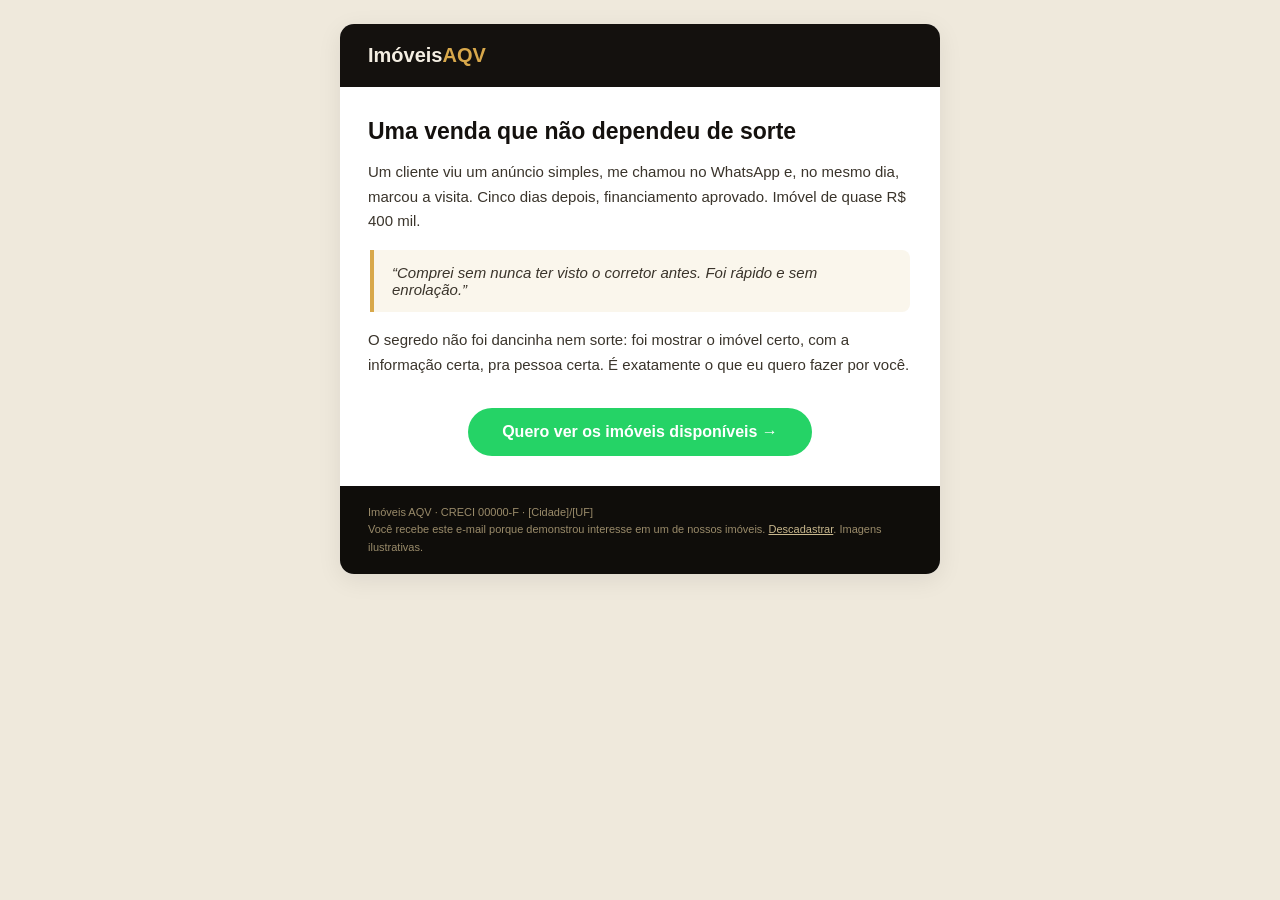
<file: 05-landing-automacoes/email/email-2-prova.html>
<!DOCTYPE html>
<html lang="pt-BR"><head><meta charset="UTF-8">
<meta name="viewport" content="width=device-width,initial-scale=1.0">
<meta name="x-apple-disable-message-reformatting">
<title>Vendi um imóvel de R$ 400 mil com R$ 16 de anúncio</title></head>
<body style="margin:0;padding:0;background:#efe9dc;font-family:Arial,Helvetica,sans-serif;color:#2b2620;">
<div style="display:none;max-height:0;overflow:hidden;opacity:0;">A história por trás de uma venda que não dependeu de sorte.</div>
<table role="presentation" width="100%" cellpadding="0" cellspacing="0" style="background:#efe9dc;padding:24px 12px;">
<tr><td align="center">
  <table role="presentation" width="600" cellpadding="0" cellspacing="0" style="max-width:600px;width:100%;background:#ffffff;border-radius:14px;overflow:hidden;box-shadow:0 6px 24px rgba(0,0,0,.08);">
    <!-- header -->
    <tr><td style="background:#14110E;padding:20px 28px;">
      <span style="color:#F4EEE2;font-size:20px;font-weight:bold;">Imóveis<span style="color:#D8A84B;">AQV</span></span>
    </td></tr>
    <!-- body -->
    <tr><td style="padding:30px 28px 8px;">
      <h1 style="font-size:23px;line-height:1.25;margin:0 0 14px;color:#14110E;">Uma venda que não dependeu de sorte</h1><p style="font-size:15px;line-height:1.65;margin:0 0 14px;color:#3a342b;">Um cliente viu um anúncio simples, me chamou no WhatsApp e, no mesmo dia, marcou a visita. Cinco dias depois, financiamento aprovado. Imóvel de quase R$ 400 mil.</p><table role="presentation" width="100%"><tr><td style="border-left:4px solid #D8A84B;background:#faf6ec;padding:14px 18px;font-style:italic;font-size:15px;color:#3a342b;border-radius:0 8px 8px 0;">“Comprei sem nunca ter visto o corretor antes. Foi rápido e sem enrolação.”</td></tr></table><div style="height:14px;"></div><p style="font-size:15px;line-height:1.65;margin:0 0 14px;color:#3a342b;">O segredo não foi dancinha nem sorte: foi mostrar o imóvel certo, com a informação certa, pra pessoa certa. É exatamente o que eu quero fazer por você.</p>
    </td></tr>
    <!-- CTA -->
    <tr><td align="center" style="padding:8px 28px 30px;">
      <a href="https://wa.me/5582990000000?text=Oi!%20Vim%20pelo%20e-mail%20e%20quero%20saber%20mais%20sobre%20o%20ap%C3%AA%20no%20%5BBairro%5D." style="display:inline-block;background:#25D366;color:#fff;text-decoration:none;font-weight:bold;font-size:16px;padding:15px 34px;border-radius:999px;">Quero ver os imóveis disponíveis →</a>
    </td></tr>
    <!-- footer -->
    <tr><td style="background:#0f0d0a;padding:18px 28px;color:#9a8b6a;font-size:11px;line-height:1.6;">
      Imóveis AQV · CRECI 00000-F · [Cidade]/[UF]<br>
      Você recebe este e-mail porque demonstrou interesse em um de nossos imóveis.
      <a href="#" style="color:#c9b88e;">Descadastrar</a>. Imagens ilustrativas.
    </td></tr>
  </table>
</td></tr></table></body></html>
</file>
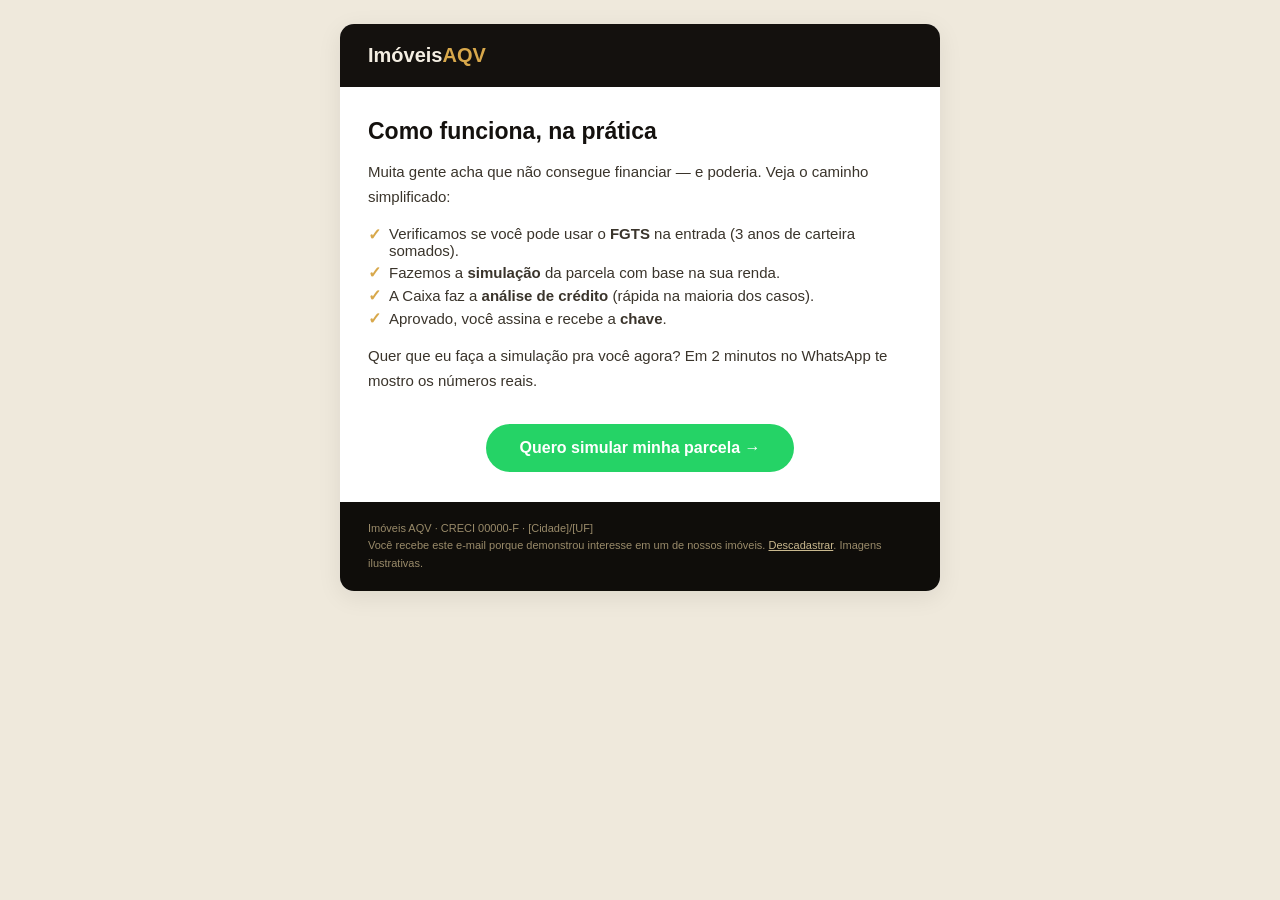
<file: 05-landing-automacoes/email/email-3-financiamento.html>
<!DOCTYPE html>
<html lang="pt-BR"><head><meta charset="UTF-8">
<meta name="viewport" content="width=device-width,initial-scale=1.0">
<meta name="x-apple-disable-message-reformatting">
<title>Financiamento pela Caixa: o passo a passo (sem letra miúda)</title></head>
<body style="margin:0;padding:0;background:#efe9dc;font-family:Arial,Helvetica,sans-serif;color:#2b2620;">
<div style="display:none;max-height:0;overflow:hidden;opacity:0;">Entenda como sair do aluguel usando o FGTS na entrada.</div>
<table role="presentation" width="100%" cellpadding="0" cellspacing="0" style="background:#efe9dc;padding:24px 12px;">
<tr><td align="center">
  <table role="presentation" width="600" cellpadding="0" cellspacing="0" style="max-width:600px;width:100%;background:#ffffff;border-radius:14px;overflow:hidden;box-shadow:0 6px 24px rgba(0,0,0,.08);">
    <!-- header -->
    <tr><td style="background:#14110E;padding:20px 28px;">
      <span style="color:#F4EEE2;font-size:20px;font-weight:bold;">Imóveis<span style="color:#D8A84B;">AQV</span></span>
    </td></tr>
    <!-- body -->
    <tr><td style="padding:30px 28px 8px;">
      <h1 style="font-size:23px;line-height:1.25;margin:0 0 14px;color:#14110E;">Como funciona, na prática</h1><p style="font-size:15px;line-height:1.65;margin:0 0 14px;color:#3a342b;">Muita gente acha que não consegue financiar — e poderia. Veja o caminho simplificado:</p><table role="presentation" cellpadding="0" cellspacing="0" style="margin:0 0 14px;"><tr><td style="vertical-align:top;color:#D8A84B;font-weight:bold;padding:2px 8px 2px 0;">✓</td><td style="font-size:15px;color:#3a342b;padding:2px 0;">Verificamos se você pode usar o <b>FGTS</b> na entrada (3 anos de carteira somados).</td></tr><tr><td style="vertical-align:top;color:#D8A84B;font-weight:bold;padding:2px 8px 2px 0;">✓</td><td style="font-size:15px;color:#3a342b;padding:2px 0;">Fazemos a <b>simulação</b> da parcela com base na sua renda.</td></tr><tr><td style="vertical-align:top;color:#D8A84B;font-weight:bold;padding:2px 8px 2px 0;">✓</td><td style="font-size:15px;color:#3a342b;padding:2px 0;">A Caixa faz a <b>análise de crédito</b> (rápida na maioria dos casos).</td></tr><tr><td style="vertical-align:top;color:#D8A84B;font-weight:bold;padding:2px 8px 2px 0;">✓</td><td style="font-size:15px;color:#3a342b;padding:2px 0;">Aprovado, você assina e recebe a <b>chave</b>.</td></tr></table><p style="font-size:15px;line-height:1.65;margin:0 0 14px;color:#3a342b;">Quer que eu faça a simulação pra você agora? Em 2 minutos no WhatsApp te mostro os números reais.</p>
    </td></tr>
    <!-- CTA -->
    <tr><td align="center" style="padding:8px 28px 30px;">
      <a href="https://wa.me/5582990000000?text=Oi!%20Vim%20pelo%20e-mail%20e%20quero%20saber%20mais%20sobre%20o%20ap%C3%AA%20no%20%5BBairro%5D." style="display:inline-block;background:#25D366;color:#fff;text-decoration:none;font-weight:bold;font-size:16px;padding:15px 34px;border-radius:999px;">Quero simular minha parcela →</a>
    </td></tr>
    <!-- footer -->
    <tr><td style="background:#0f0d0a;padding:18px 28px;color:#9a8b6a;font-size:11px;line-height:1.6;">
      Imóveis AQV · CRECI 00000-F · [Cidade]/[UF]<br>
      Você recebe este e-mail porque demonstrou interesse em um de nossos imóveis.
      <a href="#" style="color:#c9b88e;">Descadastrar</a>. Imagens ilustrativas.
    </td></tr>
  </table>
</td></tr></table></body></html>
</file>
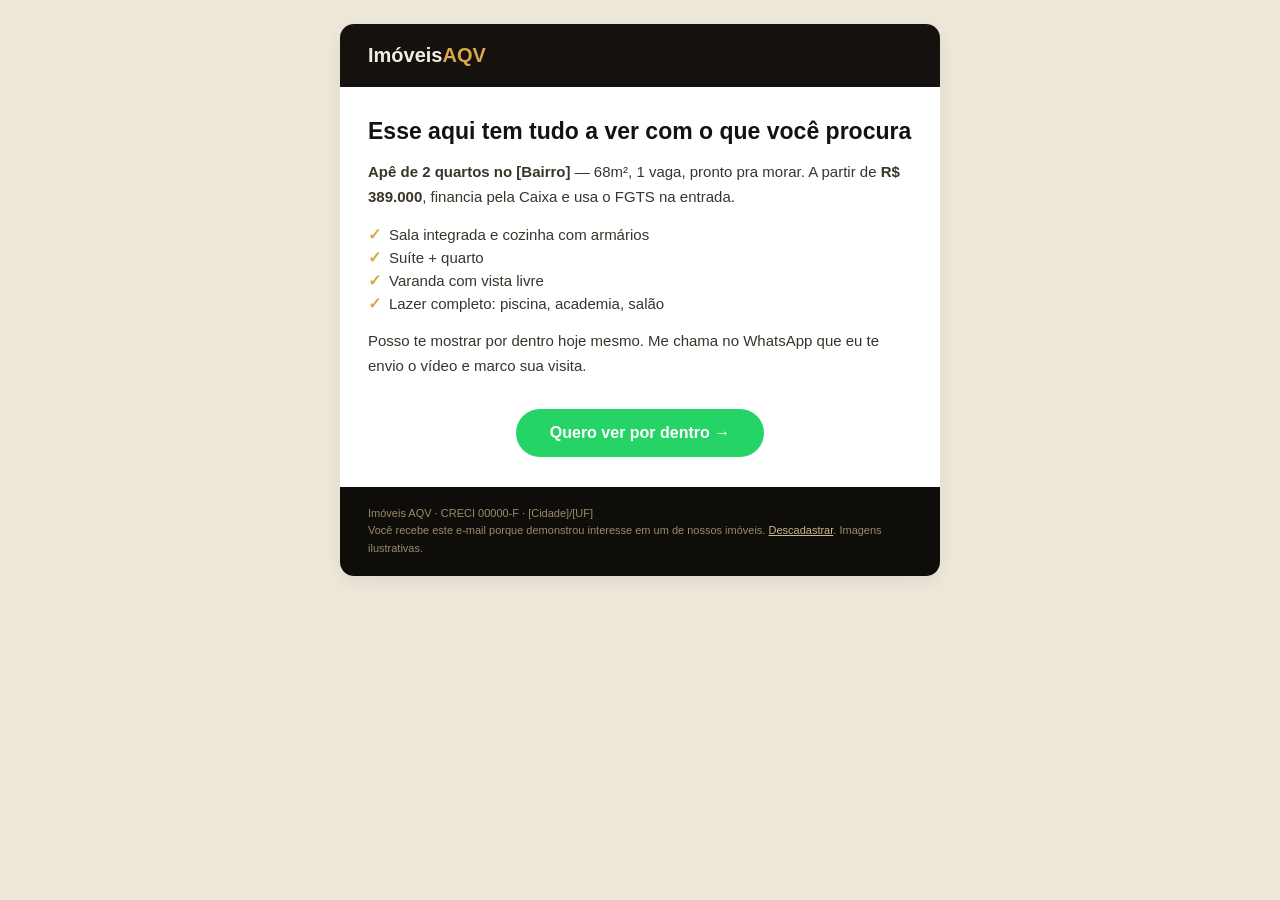
<file: 05-landing-automacoes/email/email-4-imovel.html>
<!DOCTYPE html>
<html lang="pt-BR"><head><meta charset="UTF-8">
<meta name="viewport" content="width=device-width,initial-scale=1.0">
<meta name="x-apple-disable-message-reformatting">
<title>Separei este apê pensando em você</title></head>
<body style="margin:0;padding:0;background:#efe9dc;font-family:Arial,Helvetica,sans-serif;color:#2b2620;">
<div style="display:none;max-height:0;overflow:hidden;opacity:0;">2 quartos, pronto pra morar, com condição especial.</div>
<table role="presentation" width="100%" cellpadding="0" cellspacing="0" style="background:#efe9dc;padding:24px 12px;">
<tr><td align="center">
  <table role="presentation" width="600" cellpadding="0" cellspacing="0" style="max-width:600px;width:100%;background:#ffffff;border-radius:14px;overflow:hidden;box-shadow:0 6px 24px rgba(0,0,0,.08);">
    <!-- header -->
    <tr><td style="background:#14110E;padding:20px 28px;">
      <span style="color:#F4EEE2;font-size:20px;font-weight:bold;">Imóveis<span style="color:#D8A84B;">AQV</span></span>
    </td></tr>
    <!-- body -->
    <tr><td style="padding:30px 28px 8px;">
      <h1 style="font-size:23px;line-height:1.25;margin:0 0 14px;color:#14110E;">Esse aqui tem tudo a ver com o que você procura</h1><p style="font-size:15px;line-height:1.65;margin:0 0 14px;color:#3a342b;"><b>Apê de 2 quartos no [Bairro]</b> — 68m², 1 vaga, pronto pra morar. A partir de <b>R$ 389.000</b>, financia pela Caixa e usa o FGTS na entrada.</p><table role="presentation" cellpadding="0" cellspacing="0" style="margin:0 0 14px;"><tr><td style="vertical-align:top;color:#D8A84B;font-weight:bold;padding:2px 8px 2px 0;">✓</td><td style="font-size:15px;color:#3a342b;padding:2px 0;">Sala integrada e cozinha com armários</td></tr><tr><td style="vertical-align:top;color:#D8A84B;font-weight:bold;padding:2px 8px 2px 0;">✓</td><td style="font-size:15px;color:#3a342b;padding:2px 0;">Suíte + quarto</td></tr><tr><td style="vertical-align:top;color:#D8A84B;font-weight:bold;padding:2px 8px 2px 0;">✓</td><td style="font-size:15px;color:#3a342b;padding:2px 0;">Varanda com vista livre</td></tr><tr><td style="vertical-align:top;color:#D8A84B;font-weight:bold;padding:2px 8px 2px 0;">✓</td><td style="font-size:15px;color:#3a342b;padding:2px 0;">Lazer completo: piscina, academia, salão</td></tr></table><p style="font-size:15px;line-height:1.65;margin:0 0 14px;color:#3a342b;">Posso te mostrar por dentro hoje mesmo. Me chama no WhatsApp que eu te envio o vídeo e marco sua visita.</p>
    </td></tr>
    <!-- CTA -->
    <tr><td align="center" style="padding:8px 28px 30px;">
      <a href="https://wa.me/5582990000000?text=Oi!%20Vim%20pelo%20e-mail%20e%20quero%20saber%20mais%20sobre%20o%20ap%C3%AA%20no%20%5BBairro%5D." style="display:inline-block;background:#25D366;color:#fff;text-decoration:none;font-weight:bold;font-size:16px;padding:15px 34px;border-radius:999px;">Quero ver por dentro →</a>
    </td></tr>
    <!-- footer -->
    <tr><td style="background:#0f0d0a;padding:18px 28px;color:#9a8b6a;font-size:11px;line-height:1.6;">
      Imóveis AQV · CRECI 00000-F · [Cidade]/[UF]<br>
      Você recebe este e-mail porque demonstrou interesse em um de nossos imóveis.
      <a href="#" style="color:#c9b88e;">Descadastrar</a>. Imagens ilustrativas.
    </td></tr>
  </table>
</td></tr></table></body></html>
</file>
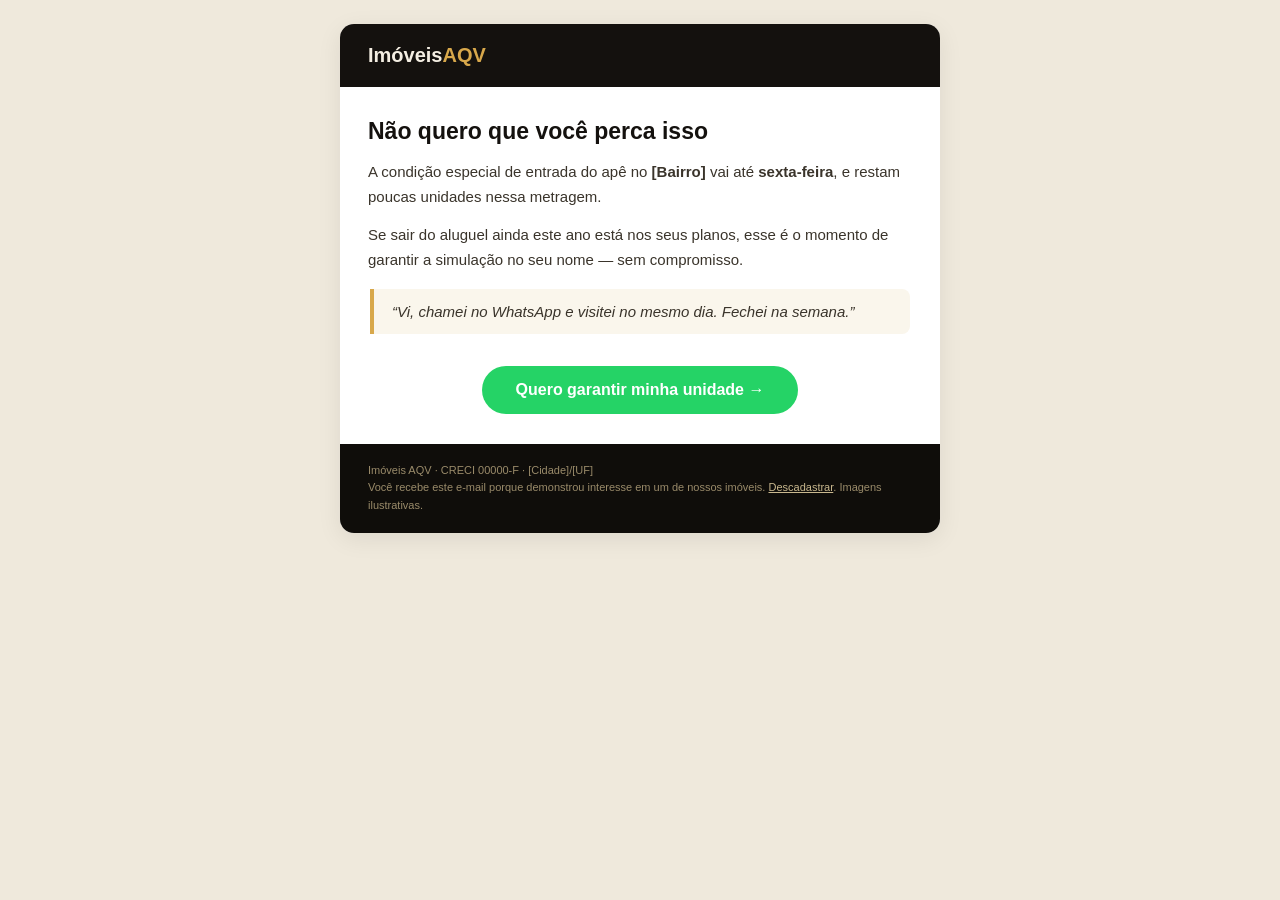
<file: 05-landing-automacoes/email/email-5-escassez.html>
<!DOCTYPE html>
<html lang="pt-BR"><head><meta charset="UTF-8">
<meta name="viewport" content="width=device-width,initial-scale=1.0">
<meta name="x-apple-disable-message-reformatting">
<title>A condição da entrada termina sexta</title></head>
<body style="margin:0;padding:0;background:#efe9dc;font-family:Arial,Helvetica,sans-serif;color:#2b2620;">
<div style="display:none;max-height:0;overflow:hidden;opacity:0;">Restam poucas unidades nessa faixa.</div>
<table role="presentation" width="100%" cellpadding="0" cellspacing="0" style="background:#efe9dc;padding:24px 12px;">
<tr><td align="center">
  <table role="presentation" width="600" cellpadding="0" cellspacing="0" style="max-width:600px;width:100%;background:#ffffff;border-radius:14px;overflow:hidden;box-shadow:0 6px 24px rgba(0,0,0,.08);">
    <!-- header -->
    <tr><td style="background:#14110E;padding:20px 28px;">
      <span style="color:#F4EEE2;font-size:20px;font-weight:bold;">Imóveis<span style="color:#D8A84B;">AQV</span></span>
    </td></tr>
    <!-- body -->
    <tr><td style="padding:30px 28px 8px;">
      <h1 style="font-size:23px;line-height:1.25;margin:0 0 14px;color:#14110E;">Não quero que você perca isso</h1><p style="font-size:15px;line-height:1.65;margin:0 0 14px;color:#3a342b;">A condição especial de entrada do apê no <b>[Bairro]</b> vai até <b>sexta-feira</b>, e restam poucas unidades nessa metragem.</p><p style="font-size:15px;line-height:1.65;margin:0 0 14px;color:#3a342b;">Se sair do aluguel ainda este ano está nos seus planos, esse é o momento de garantir a simulação no seu nome — sem compromisso.</p><table role="presentation" width="100%"><tr><td style="border-left:4px solid #D8A84B;background:#faf6ec;padding:14px 18px;font-style:italic;font-size:15px;color:#3a342b;border-radius:0 8px 8px 0;">“Vi, chamei no WhatsApp e visitei no mesmo dia. Fechei na semana.”</td></tr></table><div style="height:14px;"></div>
    </td></tr>
    <!-- CTA -->
    <tr><td align="center" style="padding:8px 28px 30px;">
      <a href="https://wa.me/5582990000000?text=Oi!%20Vim%20pelo%20e-mail%20e%20quero%20saber%20mais%20sobre%20o%20ap%C3%AA%20no%20%5BBairro%5D." style="display:inline-block;background:#25D366;color:#fff;text-decoration:none;font-weight:bold;font-size:16px;padding:15px 34px;border-radius:999px;">Quero garantir minha unidade →</a>
    </td></tr>
    <!-- footer -->
    <tr><td style="background:#0f0d0a;padding:18px 28px;color:#9a8b6a;font-size:11px;line-height:1.6;">
      Imóveis AQV · CRECI 00000-F · [Cidade]/[UF]<br>
      Você recebe este e-mail porque demonstrou interesse em um de nossos imóveis.
      <a href="#" style="color:#c9b88e;">Descadastrar</a>. Imagens ilustrativas.
    </td></tr>
  </table>
</td></tr></table></body></html>
</file>
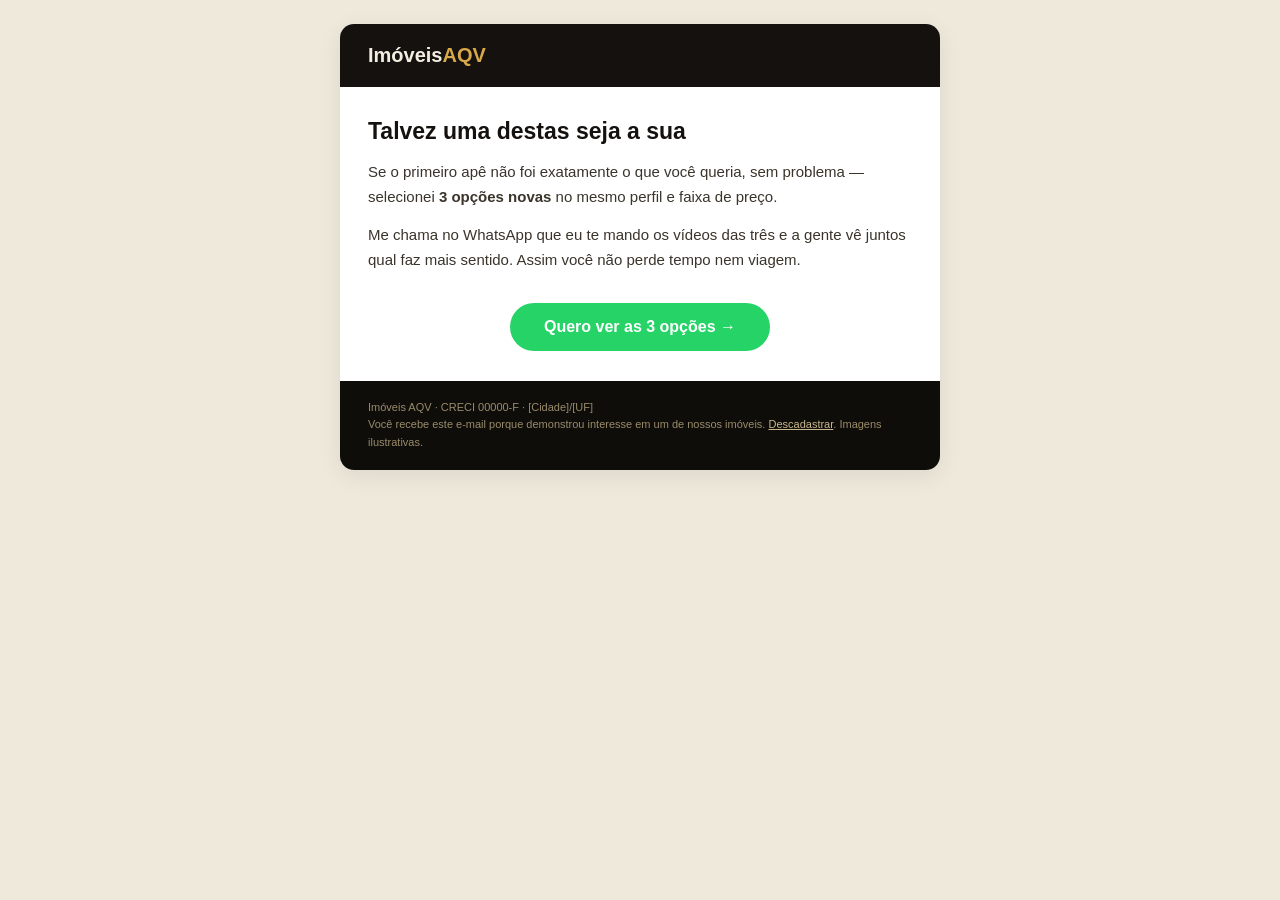
<file: 05-landing-automacoes/email/email-6-reativacao.html>
<!DOCTYPE html>
<html lang="pt-BR"><head><meta charset="UTF-8">
<meta name="viewport" content="width=device-width,initial-scale=1.0">
<meta name="x-apple-disable-message-reformatting">
<title>Ainda procurando? Tenho 3 opções novas</title></head>
<body style="margin:0;padding:0;background:#efe9dc;font-family:Arial,Helvetica,sans-serif;color:#2b2620;">
<div style="display:none;max-height:0;overflow:hidden;opacity:0;">Selecionei imóveis no seu perfil e faixa de preço.</div>
<table role="presentation" width="100%" cellpadding="0" cellspacing="0" style="background:#efe9dc;padding:24px 12px;">
<tr><td align="center">
  <table role="presentation" width="600" cellpadding="0" cellspacing="0" style="max-width:600px;width:100%;background:#ffffff;border-radius:14px;overflow:hidden;box-shadow:0 6px 24px rgba(0,0,0,.08);">
    <!-- header -->
    <tr><td style="background:#14110E;padding:20px 28px;">
      <span style="color:#F4EEE2;font-size:20px;font-weight:bold;">Imóveis<span style="color:#D8A84B;">AQV</span></span>
    </td></tr>
    <!-- body -->
    <tr><td style="padding:30px 28px 8px;">
      <h1 style="font-size:23px;line-height:1.25;margin:0 0 14px;color:#14110E;">Talvez uma destas seja a sua</h1><p style="font-size:15px;line-height:1.65;margin:0 0 14px;color:#3a342b;">Se o primeiro apê não foi exatamente o que você queria, sem problema — selecionei <b>3 opções novas</b> no mesmo perfil e faixa de preço.</p><p style="font-size:15px;line-height:1.65;margin:0 0 14px;color:#3a342b;">Me chama no WhatsApp que eu te mando os vídeos das três e a gente vê juntos qual faz mais sentido. Assim você não perde tempo nem viagem.</p>
    </td></tr>
    <!-- CTA -->
    <tr><td align="center" style="padding:8px 28px 30px;">
      <a href="https://wa.me/5582990000000?text=Oi!%20Vim%20pelo%20e-mail%20e%20quero%20saber%20mais%20sobre%20o%20ap%C3%AA%20no%20%5BBairro%5D." style="display:inline-block;background:#25D366;color:#fff;text-decoration:none;font-weight:bold;font-size:16px;padding:15px 34px;border-radius:999px;">Quero ver as 3 opções →</a>
    </td></tr>
    <!-- footer -->
    <tr><td style="background:#0f0d0a;padding:18px 28px;color:#9a8b6a;font-size:11px;line-height:1.6;">
      Imóveis AQV · CRECI 00000-F · [Cidade]/[UF]<br>
      Você recebe este e-mail porque demonstrou interesse em um de nossos imóveis.
      <a href="#" style="color:#c9b88e;">Descadastrar</a>. Imagens ilustrativas.
    </td></tr>
  </table>
</td></tr></table></body></html>
</file>
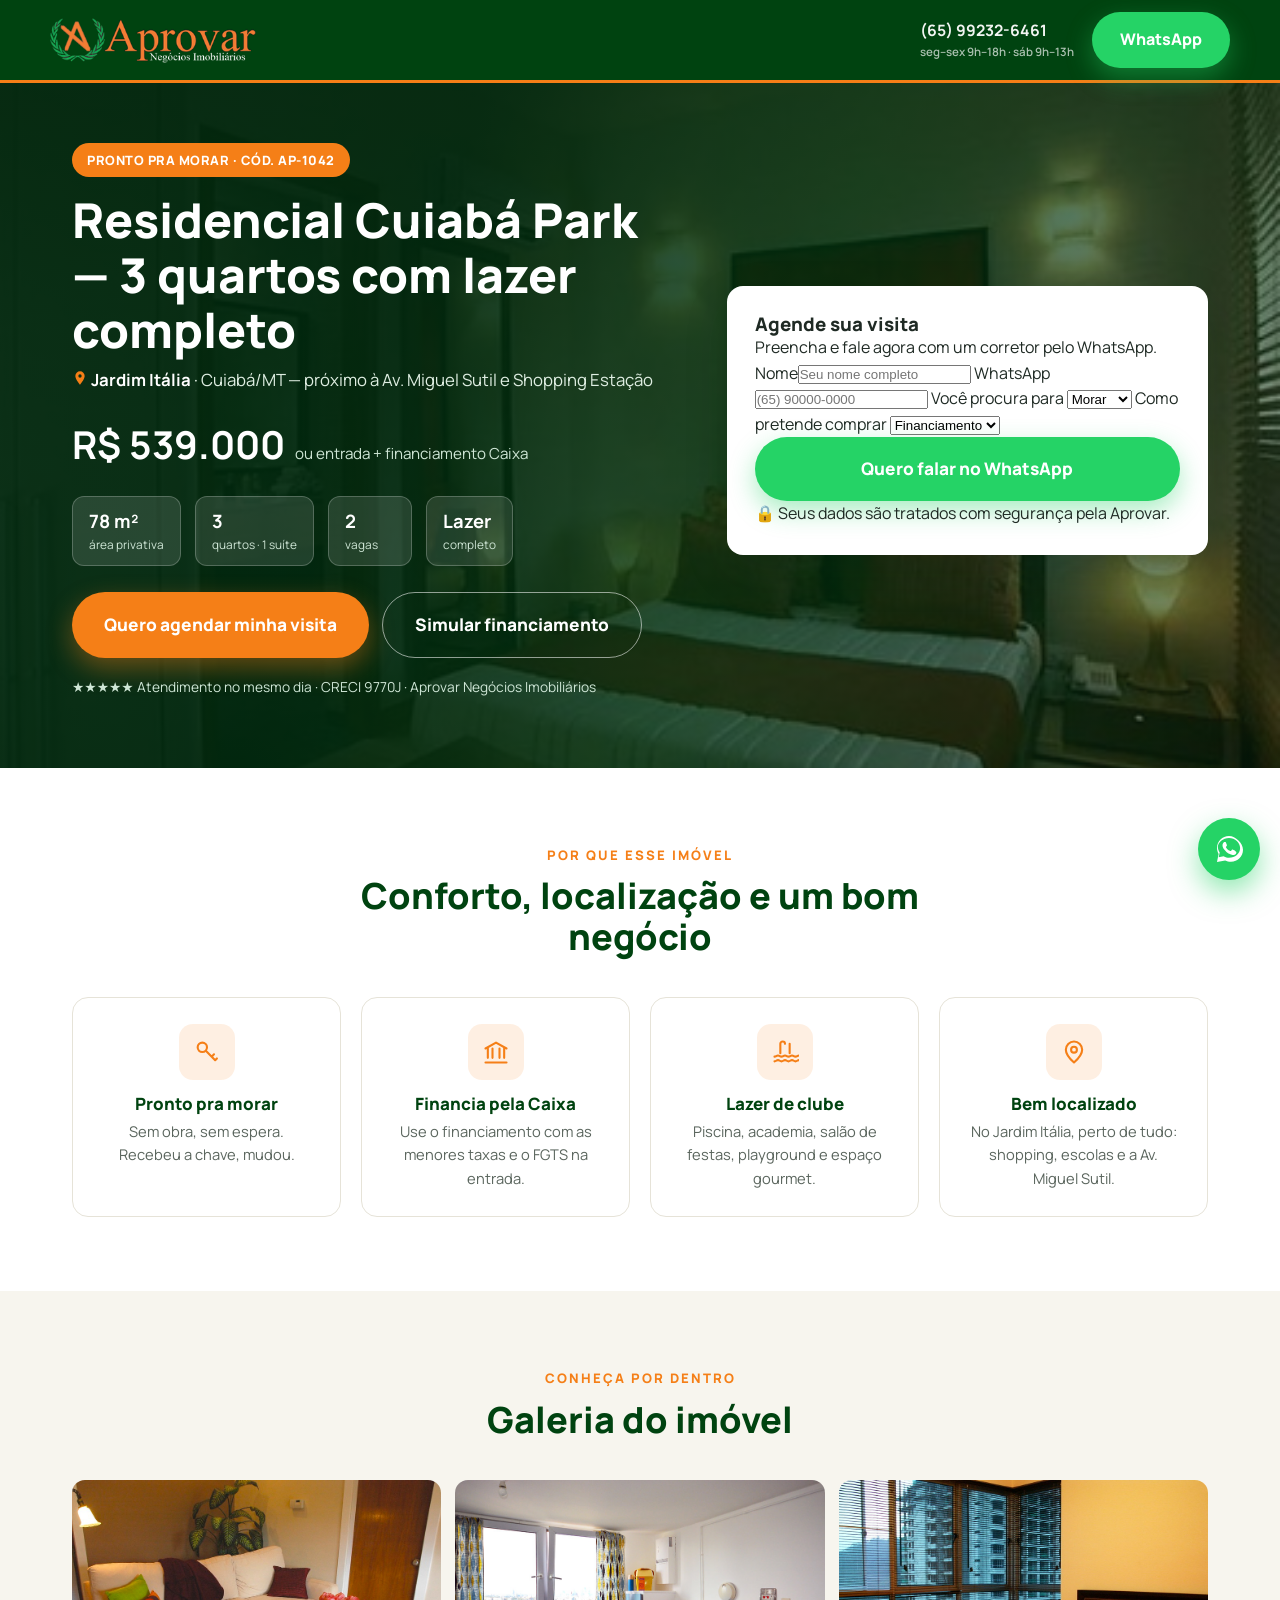
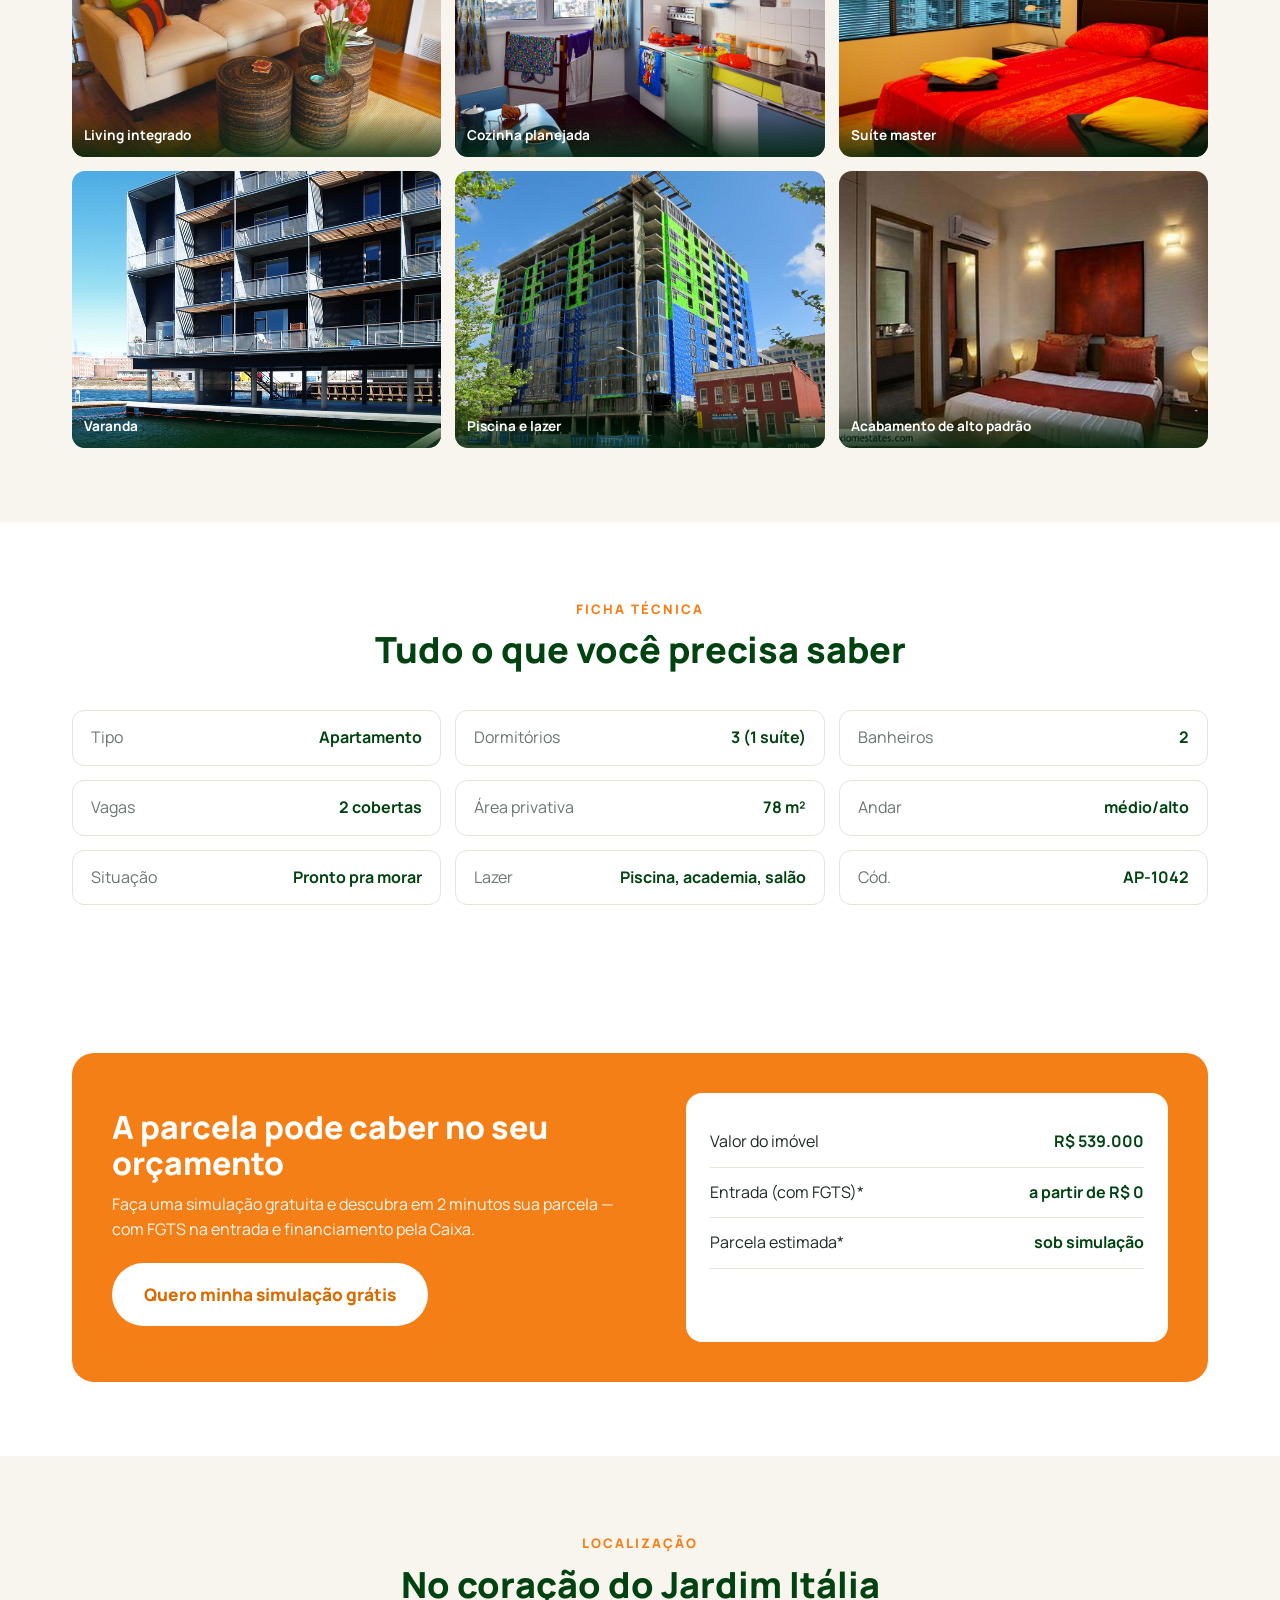
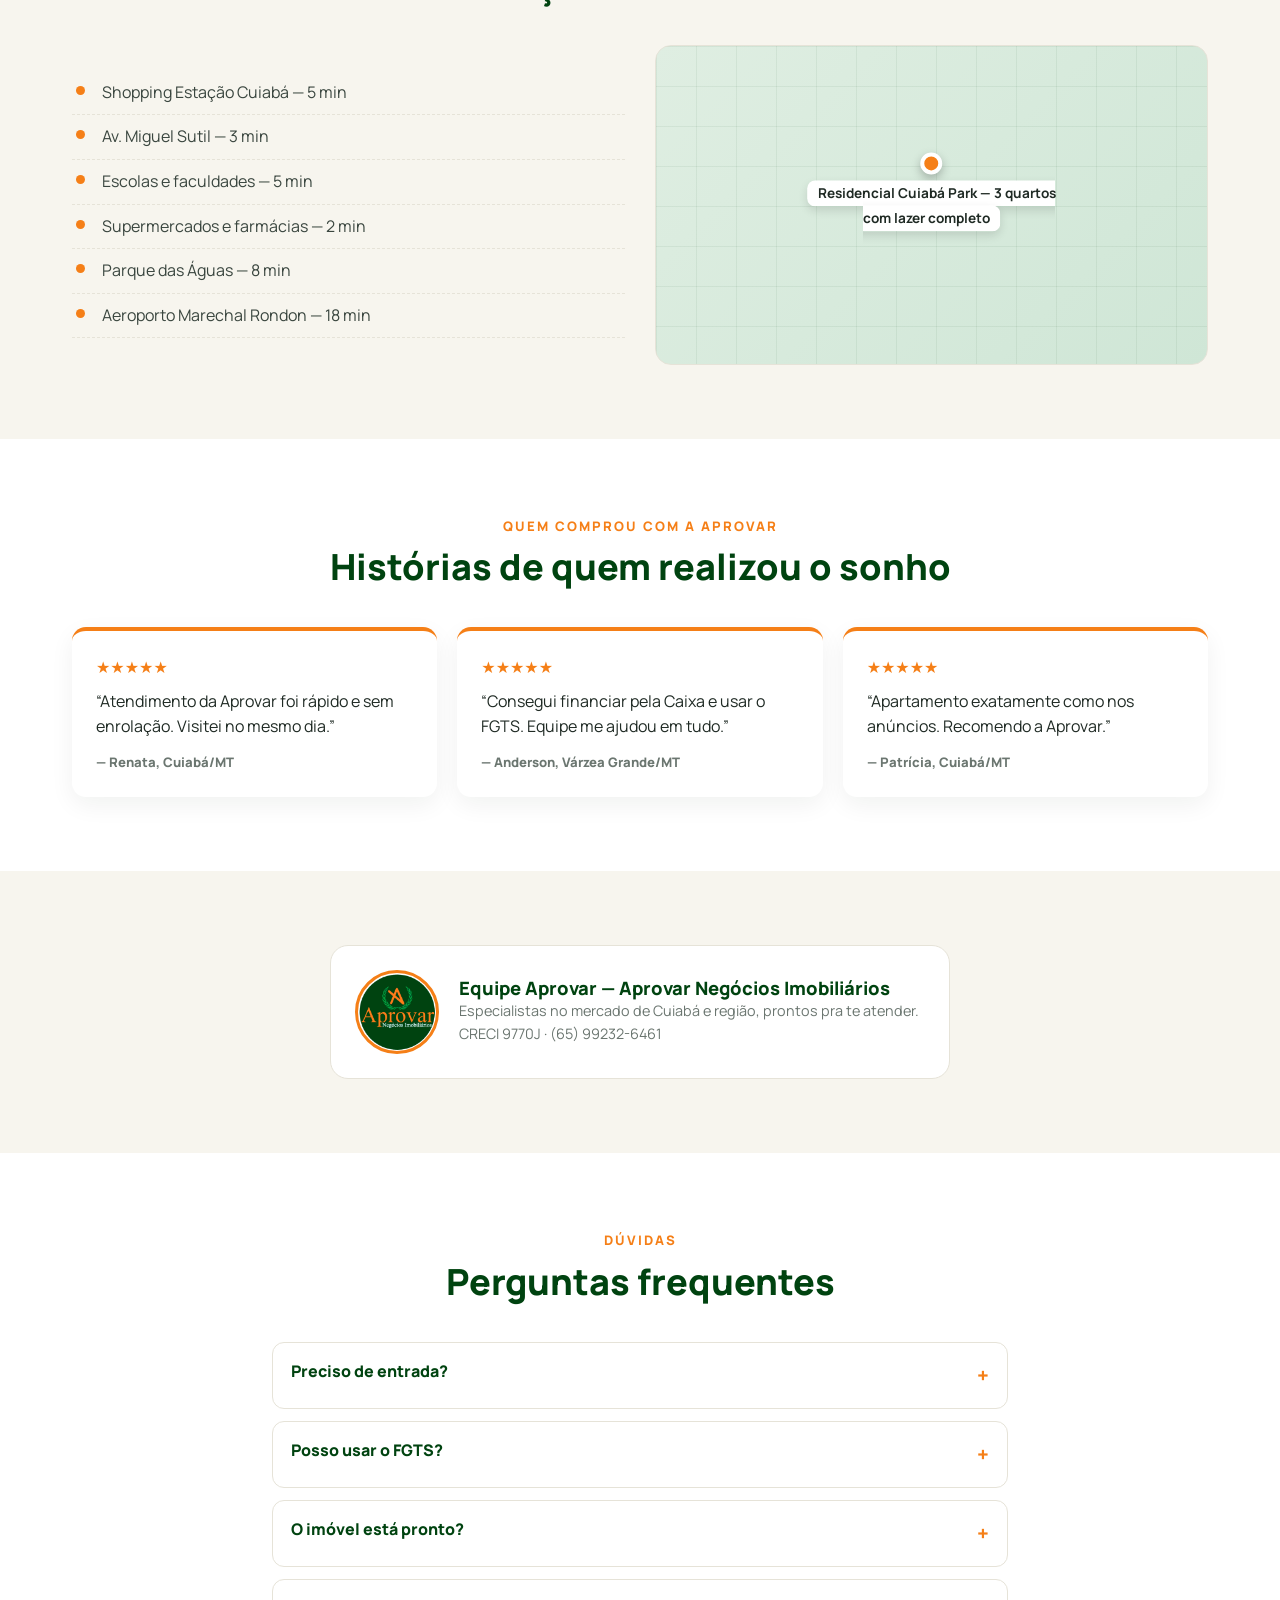
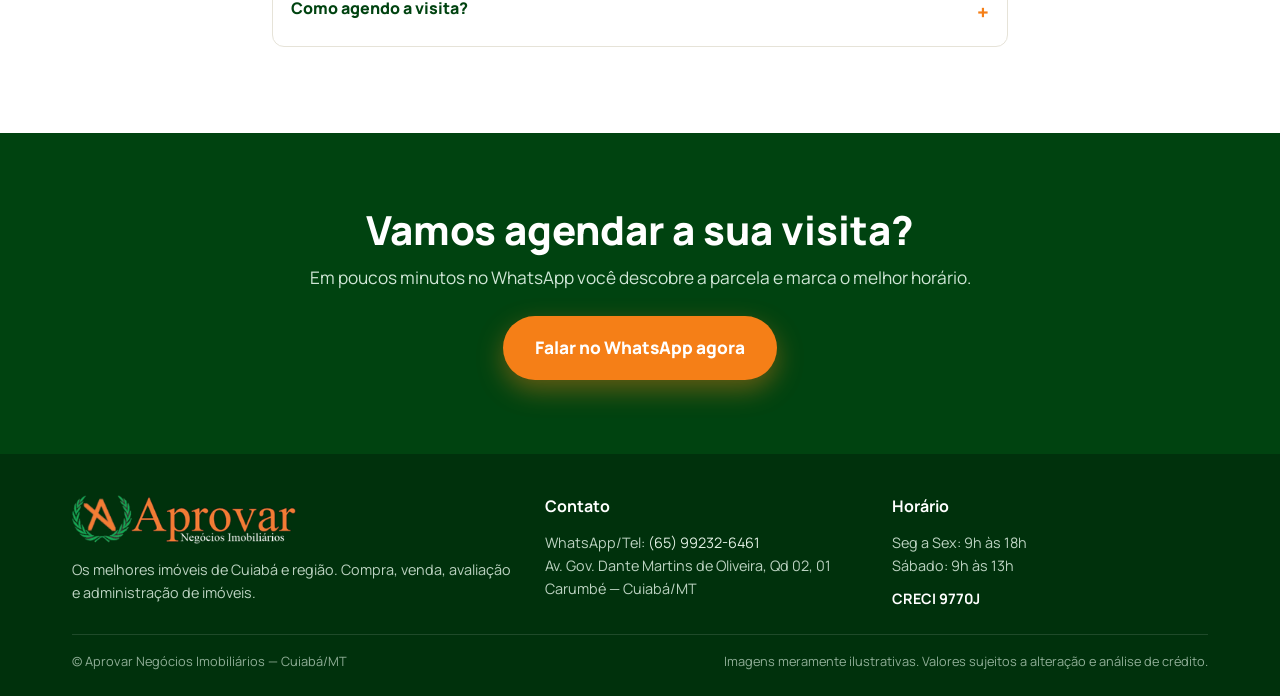
<file: 07-landing-aprovar/landing/apartamento-jardim-italia.html>
<!DOCTYPE html><html lang="pt-BR"><head><meta charset="UTF-8">
<meta name="viewport" content="width=device-width,initial-scale=1.0">
<meta name="theme-color" content="#004310">
<title>Residencial Cuiabá Park — 3 quartos com lazer completo — Jardim Itália, Cuiabá/MT | Aprovar Negócios Imobiliários</title>
<meta name="description" content="Residencial Cuiabá Park — 3 quartos com lazer completo no Jardim Itália, Cuiabá-MT. A partir de R$ 539.000. 3 quartos (1 suíte), 78m², 2 vagas e lazer completo. Fale com a Aprovar pelo WhatsApp.">
<link rel="preconnect" href="https://fonts.googleapis.com">
<link href="https://fonts.googleapis.com/css2?family=Manrope:wght@400;600;700;800&display=swap" rel="stylesheet">
<style>
:root{
  --orange:#F57F17; --orange-d:#D96B00; --green:#004310; --green2:#2E9B4F;
  --wa:#25D366; --ink:#1f2a24; --mute:#6b7670; --cream:#FFFDF7; --line:#e6e3d8;
  --radius:16px; --shadow:0 16px 44px rgba(0,30,12,.16);
}
*{box-sizing:border-box;margin:0;padding:0}
html{scroll-behavior:smooth}
body{font-family:'Manrope',system-ui,Arial,sans-serif;color:var(--ink);background:#fff;line-height:1.6;-webkit-font-smoothing:antialiased}
.wrap{max-width:1180px;margin:0 auto;padding:0 22px}
.wrap--narrow{max-width:780px}
img{max-width:100%;display:block}
h1,h2,h3,h4{line-height:1.14;font-weight:800}
.center{text-align:center}
.btn{display:inline-flex;align-items:center;justify-content:center;gap:9px;font-weight:800;border-radius:999px;
  padding:15px 28px;text-decoration:none;cursor:pointer;border:0;font-size:1rem;transition:transform .12s,box-shadow .12s}
.btn:hover{transform:translateY(-2px)}
.btn--orange{background:var(--orange);color:#fff;box-shadow:0 10px 26px rgba(245,127,23,.4)}
.btn--wa{background:var(--wa);color:#fff;box-shadow:0 10px 26px rgba(37,211,102,.4)}
.btn--ghost{background:transparent;color:#fff;border:1.6px solid rgba(255,255,255,.55)}
.btn--lg{padding:18px 32px;font-size:1.08rem}
.btn--block{width:100%}

/* topbar */
.top{background:var(--green);color:#fff;position:sticky;top:0;z-index:50;border-bottom:3px solid var(--orange)}
.top__in{display:flex;align-items:center;justify-content:space-between;padding:12px 0;gap:16px}
.top__logo{height:46px}
.top__right{display:flex;align-items:center;gap:18px}
.top__phone{color:#fff;text-decoration:none;font-weight:700;font-size:.98rem;opacity:.95}
.top__phone span{display:block;font-size:.72rem;opacity:.7;font-weight:600}

/* hero */
.hero{position:relative;color:#fff;padding:60px 0 70px;overflow:hidden}
.hero__bg{position:absolute;inset:0;background-size:cover;background-position:center;z-index:-2}
.hero::after{content:"";position:absolute;inset:0;z-index:-1;
  background:linear-gradient(110deg,rgba(0,40,14,.93) 32%,rgba(0,52,16,.78) 58%,rgba(0,40,14,.45))}
.hero__grid{display:grid;grid-template-columns:1.12fr .88fr;gap:42px;align-items:center}
.badge{display:inline-flex;align-items:center;gap:8px;background:var(--orange);color:#fff;font-weight:800;
  font-size:.8rem;letter-spacing:.5px;padding:7px 15px;border-radius:999px;margin-bottom:16px;text-transform:uppercase}
.hero h1{font-size:clamp(2rem,4.2vw,3rem);margin-bottom:10px}
.hero .loc{font-size:1.05rem;color:#dfeee2;margin-bottom:20px}
.hero .loc b{color:#fff}
.price{display:flex;align-items:baseline;gap:10px;margin-bottom:20px}
.price b{font-size:2.4rem;color:#fff}
.price small{color:#cfe6d6;font-size:.95rem}
.specs{list-style:none;display:flex;gap:14px;flex-wrap:wrap;margin-bottom:26px}
.specs li{background:rgba(255,255,255,.12);border:1px solid rgba(255,255,255,.22);border-radius:12px;padding:10px 16px;
  display:flex;flex-direction:column;min-width:84px}
.specs b{font-size:1.15rem;color:#fff}
.specs span{font-size:.74rem;color:#cfe6d6}
.hero__cta{display:flex;gap:13px;flex-wrap:wrap}
.microtrust{margin-top:18px;font-size:.86rem;color:#cfe6d6}

/* form card */
.card{background:#fff;color:var(--ink);border-radius:var(--radius);box-shadow:var(--shadow);padding:28px}
.form-card h3{font-size:1.32rem;color:var(--green)}
.form-card .sub{color:var(--mute);font-size:.92rem;margin:6px 0 16px}
.form-card label{display:block;font-size:.82rem;font-weight:800;color:#3a463f;margin-bottom:12px}
.form-card input,.form-card select{width:100%;margin-top:5px;padding:13px 14px;border:1.5px solid var(--line);
  border-radius:11px;font-size:1rem;font-family:inherit;background:#fbfaf4}
.form-card input:focus,.form-card select:focus{outline:none;border-color:var(--orange)}
.form-card .priv{color:var(--mute);font-size:.76rem;margin-top:12px;text-align:center}

/* sections */
.sec{padding:74px 0}
.sec--soft{background:#f7f5ee}
.sec--green{background:var(--green);color:#fff}
.sec__head{text-align:center;max-width:680px;margin:0 auto 40px}
.sec__kick{color:var(--orange);font-weight:800;letter-spacing:2px;text-transform:uppercase;font-size:.82rem}
.sec__title{font-size:clamp(1.6rem,3vw,2.25rem);margin:8px 0;color:var(--green)}
.sec--green .sec__title{color:#fff}
.sec__sub{color:var(--mute)}
.sec--green .sec__sub{color:#cfe6d6}

/* features */
.feats{display:grid;grid-template-columns:repeat(4,1fr);gap:20px}
.feat{background:#fff;border:1px solid var(--line);border-radius:var(--radius);padding:26px;text-align:center}
.feat__ic{width:56px;height:56px;border-radius:14px;background:rgba(245,127,23,.12);color:var(--orange);
  display:flex;align-items:center;justify-content:center;font-size:1.6rem;margin:0 auto 14px}
.feat h4{font-size:1.06rem;margin-bottom:6px;color:var(--green)}
.feat p{color:#5a655d;font-size:.92rem}

/* gallery */
.gallery{display:grid;grid-template-columns:repeat(3,1fr);gap:14px}
.gallery figure{position:relative;border-radius:13px;overflow:hidden;aspect-ratio:4/3}
.gallery img{width:100%;height:100%;object-fit:cover}
.gallery figcaption{position:absolute;left:0;right:0;bottom:0;padding:10px 12px;font-size:.85rem;font-weight:700;color:#fff;
  background:linear-gradient(transparent,rgba(0,40,14,.8))}

/* ficha tecnica */
.ficha{display:grid;grid-template-columns:repeat(3,1fr);gap:14px}
.ficha .row{display:flex;justify-content:space-between;gap:10px;padding:14px 18px;background:#fff;border:1px solid var(--line);border-radius:12px}
.ficha .row span{color:var(--mute)} .ficha .row b{color:var(--green)}

/* finance band */
.band{display:grid;grid-template-columns:1.05fr .95fr;gap:42px;align-items:center;background:var(--orange);color:#fff;
  border-radius:22px;padding:40px}
.band h2{font-size:clamp(1.5rem,2.6vw,2rem);margin-bottom:10px}
.band p{color:#fff;opacity:.95;margin-bottom:20px}
.band__box{background:#fff;color:var(--ink);border-radius:16px;padding:24px}
.band__row{display:flex;justify-content:space-between;padding:12px 0;border-bottom:1px solid var(--line)}
.band__row b{color:var(--green)} .band__note{font-size:.74rem;color:var(--mute);margin-top:10px}

/* localizacao */
.loc-grid{display:grid;grid-template-columns:1fr 1fr;gap:30px;align-items:center}
.loc-list{list-style:none;padding:0}
.loc-list li{padding:9px 0 9px 30px;position:relative;border-bottom:1px dashed var(--line);color:#3a463f}
.loc-list li::before{content:"";position:absolute;left:4px;top:15px;width:9px;height:9px;border-radius:50%;background:var(--orange)}
.map{height:320px;border-radius:16px;background:linear-gradient(135deg,#dfeee2,#cfe6d6);position:relative;overflow:hidden;border:1px solid var(--line)}
.map__pin{position:absolute;left:50%;top:46%;transform:translate(-50%,-50%);text-align:center}
.map__pin .dot{width:22px;height:22px;background:var(--orange);border:4px solid #fff;border-radius:50%;margin:0 auto 6px;box-shadow:0 4px 10px rgba(0,0,0,.25)}
.map__pin span{background:#fff;padding:4px 10px;border-radius:8px;font-weight:700;font-size:.85rem;box-shadow:0 4px 10px rgba(0,0,0,.12)}
.map__grid{position:absolute;inset:0;background-image:linear-gradient(rgba(0,67,16,.06) 1px,transparent 1px),linear-gradient(90deg,rgba(0,67,16,.06) 1px,transparent 1px);background-size:40px 40px}

/* prova */
.quotes{display:grid;grid-template-columns:repeat(3,1fr);gap:20px}
.quotes blockquote{background:#fff;border-top:4px solid var(--orange);border-radius:14px;padding:24px;font-size:1rem;box-shadow:0 8px 24px rgba(0,30,12,.06)}
.quotes .stars{color:var(--orange);margin-bottom:8px}
.quotes cite{display:block;margin-top:12px;font-style:normal;font-size:.82rem;color:var(--mute);font-weight:800}

/* corretor */
.corretor{display:flex;gap:20px;align-items:center;background:#fff;border:1px solid var(--line);border-radius:18px;padding:24px;max-width:620px;margin:0 auto}
.corretor img{width:84px;height:84px;border-radius:50%;object-fit:cover;border:3px solid var(--orange)}
.corretor h4{color:var(--green);font-size:1.15rem}
.corretor p{color:var(--mute);font-size:.9rem}

/* faq */
details{border:1px solid var(--line);border-radius:12px;padding:16px 18px;margin-bottom:12px;background:#fff}
summary{font-weight:800;cursor:pointer;list-style:none;display:flex;justify-content:space-between;color:var(--green)}
summary::after{content:"+";color:var(--orange);font-size:1.3rem;font-weight:800}
details[open] summary::after{content:"–"}
details p{color:#5a655d;margin-top:10px}

/* cta final */
.ctaf{text-align:center}
.ctaf h2{font-size:clamp(1.7rem,3.2vw,2.5rem);margin-bottom:12px}
.ctaf p{color:#cfe6d6;margin-bottom:24px;font-size:1.08rem}

/* footer */
.foot{background:#00310c;color:#bcd3c2;padding:40px 0 24px;font-size:.9rem}
.foot__grid{display:grid;grid-template-columns:1.4fr 1fr 1fr;gap:30px;margin-bottom:24px}
.foot__logo{height:50px;margin-bottom:14px}
.foot a{color:#dfeee2;text-decoration:none}
.foot h5{color:#fff;font-size:1rem;margin-bottom:12px}
.foot__bottom{border-top:1px solid rgba(255,255,255,.12);padding-top:16px;color:#8fae97;font-size:.8rem;display:flex;justify-content:space-between;gap:16px;flex-wrap:wrap}

/* whatsapp float */
.wa-float{position:fixed;right:20px;bottom:20px;z-index:60;width:62px;height:62px;border-radius:50%;background:var(--wa);
  display:flex;align-items:center;justify-content:center;box-shadow:0 12px 28px rgba(37,211,102,.5)}

@media(max-width:920px){
  .hero__grid,.band,.loc-grid{grid-template-columns:1fr;gap:28px}
  .feats{grid-template-columns:repeat(2,1fr)} .gallery{grid-template-columns:repeat(2,1fr)}
  .ficha{grid-template-columns:1fr 1fr} .quotes{grid-template-columns:1fr} .foot__grid{grid-template-columns:1fr}
  .top__phone{display:none}
}
</style></head><body>

<header class="top"><div class="wrap top__in">
  <img class="top__logo" src="assets/logo-aprovar-branco.png" alt="Aprovar Negócios Imobiliários">
  <div class="top__right">
    <a class="top__phone" href="tel:+5565992326461">(65) 99232-6461<span>seg–sex 9h–18h · sáb 9h–13h</span></a>
    <a class="btn btn--wa" href="https://wa.me/5565992326461?text=Olá!%20Vim%20pelo%20site%20e%20quero%20saber%20mais%20sobre%20o%20Residencial%20Cuiabá%20Park%20(AP-1042),%20no%20Jardim%20Itália." target="_blank" rel="noopener">WhatsApp</a>
  </div>
</div></header>

<section class="hero">
  <div class="hero__bg" style="background-image:url('assets/luxo.jpg')"></div>
  <div class="wrap hero__grid">
    <div>
      <span class="badge">Pronto pra morar · Cód. AP-1042</span>
      <h1>Residencial Cuiabá Park — 3 quartos com lazer completo</h1>
      <p class="loc"><span class="locpin"><svg viewBox="0 0 24 24" width="16" height="16" fill="#F57F17"><path d="M12 2a7 7 0 0 0-7 7c0 5 7 13 7 13s7-8 7-13a7 7 0 0 0-7-7zm0 9.5A2.5 2.5 0 1 1 12 6.5a2.5 2.5 0 0 1 0 5z"/></svg></span> <b>Jardim Itália</b> · Cuiabá/MT — próximo à Av. Miguel Sutil e Shopping Estação</p>
      <div class="price"><b>R$ 539.000</b><small>ou entrada + financiamento Caixa</small></div>
      <ul class="specs"><li><b>78 m²</b><span>área privativa</span></li><li><b>3</b><span>quartos · 1 suíte</span></li><li><b>2</b><span>vagas</span></li><li><b>Lazer</b><span>completo</span></li></ul>
      <div class="hero__cta">
        <a class="btn btn--orange btn--lg" href="https://wa.me/5565992326461?text=Olá!%20Quero%20agendar%20uma%20visita%20ao%20apê%20de%203%20quartos%20no%20Jardim%20Itália%20(AP-1042)%20e%20simular%20o%20financiamento." target="_blank" rel="noopener">Quero agendar minha visita</a>
        <a class="btn btn--ghost btn--lg" href="#financiamento">Simular financiamento</a>
      </div>
      <p class="microtrust">★★★★★ Atendimento no mesmo dia · CRECI 9770J · Aprovar Negócios Imobiliários</p>
    </div>
    <aside class="card">
      <h3>Agende sua visita</h3>
      <p class="sub">Preencha e fale agora com um corretor pelo WhatsApp.</p>
      <form onsubmit="return false">
        <label>Nome<input type="text" placeholder="Seu nome completo"></label>
        <label>WhatsApp<input type="tel" placeholder="(65) 90000-0000"></label>
        <label>Você procura para
          <select><option>Morar</option><option>Investir</option></select></label>
        <label>Como pretende comprar
          <select><option>Financiamento</option><option>À vista</option><option>Ainda não sei</option></select></label>
        <a class="btn btn--wa btn--block btn--lg" href="https://wa.me/5565992326461?text=Olá!%20Vim%20pelo%20formulário%20do%20site.%20Tenho%20interesse%20no%20apê%20AP-1042%20(Jardim%20Itália)." target="_blank" rel="noopener">Quero falar no WhatsApp</a>
        <p class="priv">🔒 Seus dados são tratados com segurança pela Aprovar.</p>
      </form>
    </aside>
  </div>
</section>

<section class="sec">
  <div class="wrap">
    <div class="sec__head"><span class="sec__kick">Por que esse imóvel</span>
      <h2 class="sec__title">Conforto, localização e um bom negócio</h2></div>
    <div class="feats"><div class="feat"><div class="feat__ic"><svg viewBox="0 0 24 24" width="28" height="28" fill="none" stroke="#F57F17" stroke-width="1.8" stroke-linecap="round" stroke-linejoin="round"><circle cx="8" cy="8" r="4"/><path d="M11 11l8 8M16 16l2-2M19 19l1.5-1.5"/></svg></div><h4>Pronto pra morar</h4><p>Sem obra, sem espera. Recebeu a chave, mudou.</p></div><div class="feat"><div class="feat__ic"><svg viewBox="0 0 24 24" width="28" height="28" fill="none" stroke="#F57F17" stroke-width="1.8" stroke-linecap="round" stroke-linejoin="round"><path d="M3 9l9-5 9 5"/><path d="M5 9v8M9 9v8M15 9v8M19 9v8"/><path d="M3 21h18"/></svg></div><h4>Financia pela Caixa</h4><p>Use o financiamento com as menores taxas e o FGTS na entrada.</p></div><div class="feat"><div class="feat__ic"><svg viewBox="0 0 24 24" width="28" height="28" fill="none" stroke="#F57F17" stroke-width="1.8" stroke-linecap="round" stroke-linejoin="round"><path d="M3 16c1.5 0 1.5-1 3-1s1.5 1 3 1 1.5-1 3-1 1.5 1 3 1 1.5-1 3-1 1.5 1 3 1 1.5-1 3-1"/><path d="M3 20c1.5 0 1.5-1 3-1s1.5 1 3 1 1.5-1 3-1 1.5 1 3 1 1.5-1 3-1 1.5 1 3 1 1.5-1 3-1"/><path d="M8 13V5a2 2 0 0 1 4 0M16 13V5"/></svg></div><h4>Lazer de clube</h4><p>Piscina, academia, salão de festas, playground e espaço gourmet.</p></div><div class="feat"><div class="feat__ic"><svg viewBox="0 0 24 24" width="28" height="28" fill="none" stroke="#F57F17" stroke-width="1.8" stroke-linecap="round" stroke-linejoin="round"><path d="M12 21s7-6.3 7-11a7 7 0 1 0-14 0c0 4.7 7 11 7 11z"/><circle cx="12" cy="10" r="2.5"/></svg></div><h4>Bem localizado</h4><p>No Jardim Itália, perto de tudo: shopping, escolas e a Av. Miguel Sutil.</p></div></div>
  </div>
</section>

<section class="sec sec--soft">
  <div class="wrap">
    <div class="sec__head"><span class="sec__kick">Conheça por dentro</span>
      <h2 class="sec__title">Galeria do imóvel</h2></div>
    <div class="gallery"><figure><img src="assets/interior.jpg" alt="Living integrado"><figcaption>Living integrado</figcaption></figure><figure><img src="assets/cozinha.jpg" alt="Cozinha planejada"><figcaption>Cozinha planejada</figcaption></figure><figure><img src="assets/quarto.jpg" alt="Suíte master"><figcaption>Suíte master</figcaption></figure><figure><img src="assets/varanda.jpg" alt="Varanda"><figcaption>Varanda</figcaption></figure><figure><img src="assets/piscina.jpg" alt="Piscina e lazer"><figcaption>Piscina e lazer</figcaption></figure><figure><img src="assets/luxo.jpg" alt="Acabamento de alto padrão"><figcaption>Acabamento de alto padrão</figcaption></figure></div>
  </div>
</section>

<section class="sec">
  <div class="wrap">
    <div class="sec__head"><span class="sec__kick">Ficha técnica</span>
      <h2 class="sec__title">Tudo o que você precisa saber</h2></div>
    <div class="ficha"><div class="row"><span>Tipo</span><b>Apartamento</b></div><div class="row"><span>Dormitórios</span><b>3 (1 suíte)</b></div><div class="row"><span>Banheiros</span><b>2</b></div><div class="row"><span>Vagas</span><b>2 cobertas</b></div><div class="row"><span>Área privativa</span><b>78 m²</b></div><div class="row"><span>Andar</span><b>médio/alto</b></div><div class="row"><span>Situação</span><b>Pronto pra morar</b></div><div class="row"><span>Lazer</span><b>Piscina, academia, salão</b></div><div class="row"><span>Cód.</span><b>AP-1042</b></div></div>
  </div>
</section>

<section class="sec" id="financiamento">
  <div class="wrap"><div class="band">
    <div>
      <h2>A parcela pode caber no seu orçamento</h2>
      <p>Faça uma simulação gratuita e descubra em 2 minutos sua parcela — com FGTS na entrada e financiamento pela Caixa.</p>
      <a class="btn btn--orange btn--lg" href="https://wa.me/5565992326461?text=Olá!%20Quero%20simular%20o%20financiamento%20do%20apê%20AP-1042%20(Jardim%20Itália).%20Pode%20me%20ajudar?" target="_blank" rel="noopener" style="background:#fff;color:var(--orange-d)">Quero minha simulação grátis</a>
    </div>
    <div class="band__box">
      <div class="band__row"><span>Valor do imóvel</span><b>R$ 539.000</b></div>
      <div class="band__row"><span>Entrada (com FGTS)*</span><b>a partir de R$ 0</b></div>
      <div class="band__row"><span>Parcela estimada*</span><b>sob simulação</b></div>
      <p class="band__note">*Valores ilustrativos, sujeitos à análise de crédito da instituição financeira.</p>
    </div>
  </div></div>
</section>

<section class="sec sec--soft">
  <div class="wrap">
    <div class="sec__head"><span class="sec__kick">Localização</span>
      <h2 class="sec__title">No coração do Jardim Itália</h2></div>
    <div class="loc-grid">
      <ul class="loc-list"><li>Shopping Estação Cuiabá — 5 min</li><li>Av. Miguel Sutil — 3 min</li><li>Escolas e faculdades — 5 min</li><li>Supermercados e farmácias — 2 min</li><li>Parque das Águas — 8 min</li><li>Aeroporto Marechal Rondon — 18 min</li></ul>
      <div class="map"><div class="map__grid"></div><div class="map__pin"><div class="dot"></div><span>Residencial Cuiabá Park — 3 quartos com lazer completo</span></div></div>
    </div>
  </div>
</section>

<section class="sec">
  <div class="wrap">
    <div class="sec__head"><span class="sec__kick">Quem comprou com a Aprovar</span>
      <h2 class="sec__title">Histórias de quem realizou o sonho</h2></div>
    <div class="quotes"><blockquote><div class="stars">★★★★★</div>“Atendimento da Aprovar foi rápido e sem enrolação. Visitei no mesmo dia.”<cite>— Renata, Cuiabá/MT</cite></blockquote><blockquote><div class="stars">★★★★★</div>“Consegui financiar pela Caixa e usar o FGTS. Equipe me ajudou em tudo.”<cite>— Anderson, Várzea Grande/MT</cite></blockquote><blockquote><div class="stars">★★★★★</div>“Apartamento exatamente como nos anúncios. Recomendo a Aprovar.”<cite>— Patrícia, Cuiabá/MT</cite></blockquote></div>
  </div>
</section>

<section class="sec sec--soft">
  <div class="wrap">
    <div class="corretor">
      <img src="assets/logo-aprovar-redondo.png" alt="Corretor Aprovar">
      <div>
        <h4>Equipe Aprovar — Aprovar Negócios Imobiliários</h4>
        <p>Especialistas no mercado de Cuiabá e região, prontos pra te atender.<br>CRECI 9770J · (65) 99232-6461</p>
      </div>
    </div>
  </div>
</section>

<section class="sec">
  <div class="wrap wrap--narrow">
    <div class="sec__head"><span class="sec__kick">Dúvidas</span>
      <h2 class="sec__title">Perguntas frequentes</h2></div>
    <details><summary>Preciso de entrada?</summary><p>Em muitos casos o FGTS cobre parte ou toda a entrada. Fazemos a simulação e mostramos a melhor condição.</p></details><details><summary>Posso usar o FGTS?</summary><p>Sim, com 3 anos de carteira (somados) e sem imóvel registrado. Confirmamos isso na conversa.</p></details><details><summary>O imóvel está pronto?</summary><p>Sim, pronto pra morar. Você visita e, aprovado o financiamento, recebe a chave.</p></details><details><summary>Como agendo a visita?</summary><p>Pelo WhatsApp, no horário que for melhor pra você — muitas vezes no mesmo dia.</p></details>
  </div>
</section>

<section class="sec sec--green">
  <div class="wrap ctaf">
    <h2>Vamos agendar a sua visita?</h2>
    <p>Em poucos minutos no WhatsApp você descobre a parcela e marca o melhor horário.</p>
    <a class="btn btn--orange btn--lg" href="https://wa.me/5565992326461?text=Olá!%20Quero%20agendar%20uma%20visita%20ao%20Residencial%20Cuiabá%20Park%20(AP-1042)." target="_blank" rel="noopener">Falar no WhatsApp agora</a>
  </div>
</section>

<footer class="foot"><div class="wrap">
  <div class="foot__grid">
    <div>
      <img class="foot__logo" src="assets/logo-aprovar-branco.png" alt="Aprovar">
      <p>Os melhores imóveis de Cuiabá e região. Compra, venda, avaliação e administração de imóveis.</p>
    </div>
    <div><h5>Contato</h5>
      <p>WhatsApp/Tel: <a href="tel:+5565992326461">(65) 99232-6461</a><br>
      Av. Gov. Dante Martins de Oliveira, Qd 02, 01<br>Carumbé — Cuiabá/MT</p></div>
    <div><h5>Horário</h5><p>Seg a Sex: 9h às 18h<br>Sábado: 9h às 13h</p>
      <p style="margin-top:10px"><b style="color:#fff">CRECI 9770J</b></p></div>
  </div>
  <div class="foot__bottom">
    <span>© Aprovar Negócios Imobiliários — Cuiabá/MT</span>
    <span>Imagens meramente ilustrativas. Valores sujeitos a alteração e análise de crédito.</span>
  </div>
</div></footer>

<a class="wa-float" href="https://wa.me/5565992326461?text=Olá!%20Vim%20pelo%20site%20e%20quero%20saber%20mais%20sobre%20o%20Residencial%20Cuiabá%20Park%20(AP-1042),%20no%20Jardim%20Itália." target="_blank" rel="noopener" aria-label="WhatsApp">
  <svg viewBox="0 0 32 32" width="32" height="32" fill="#fff"><path d="M16 3C9.4 3 4 8.4 4 15c0 2.1.6 4.2 1.6 6L4 29l8.2-1.6c1.7.9 3.7 1.4 5.8 1.4 6.6 0 12-5.4 12-12S22.6 3 16 3zm0 21.8c-1.8 0-3.5-.5-5-1.4l-.4-.2-4.9 1 1-4.7-.3-.5c-1-1.6-1.5-3.4-1.5-5.3C4.9 9.4 9.9 4.9 16 4.9S27.1 9.4 27.1 15 22.1 24.8 16 24.8zm5.7-7.3c-.3-.2-1.8-.9-2.1-1-.3-.1-.5-.2-.7.2s-.8 1-1 1.2c-.2.2-.4.2-.7.1-.3-.2-1.3-.5-2.5-1.5-.9-.8-1.5-1.8-1.7-2.1-.2-.3 0-.5.1-.7l.5-.6c.2-.2.2-.4.3-.6.1-.2 0-.4 0-.6l-1-2.3c-.2-.6-.5-.5-.7-.5h-.6c-.2 0-.6.1-.9.4-.3.3-1.2 1.2-1.2 2.9s1.2 3.4 1.4 3.6c.2.2 2.4 3.7 5.9 5.1.8.4 1.5.6 2 .7.8.3 1.6.2 2.2.1.7-.1 1.8-.7 2.1-1.5.3-.7.3-1.4.2-1.5-.1-.2-.3-.3-.6-.4z"/></svg>
</a>
</body></html>
</file>
<file: 05-landing-automacoes/landing/style.css>
/* ===== Imóveis AQV — Landing de captação ===== */
:root{
  --dark:#14110E; --panel:#1d1915; --gold:#D8A84B; --gold2:#F0CB6E;
  --cream:#F4EEE2; --ink:#2b2620; --mute:#7a7060; --wa:#25D366; --line:#e7ddc7;
  --radius:14px; --shadow:0 14px 40px rgba(0,0,0,.18);
}
*{box-sizing:border-box;margin:0;padding:0}
html{scroll-behavior:smooth}
body{font-family:'Manrope',system-ui,Arial,sans-serif;color:var(--ink);background:#fff;line-height:1.6;-webkit-font-smoothing:antialiased}
.wrap{max-width:1140px;margin:0 auto;padding:0 20px}
.wrap--narrow{max-width:760px}
h1,h2,h3,h4{line-height:1.15;font-weight:800}
img{max-width:100%;display:block}
.center{text-align:center}

/* buttons */
.btn{display:inline-flex;align-items:center;justify-content:center;gap:8px;font-weight:700;
  border-radius:999px;padding:14px 26px;text-decoration:none;cursor:pointer;border:0;
  transition:transform .12s ease,box-shadow .12s ease;font-size:1rem}
.btn:hover{transform:translateY(-2px)}
.btn--wa{background:var(--wa);color:#fff;box-shadow:0 8px 22px rgba(37,211,102,.35)}
.btn--ghost{background:transparent;color:var(--cream);border:1.5px solid rgba(244,238,226,.5)}
.btn--dark{background:var(--dark);color:var(--gold2)}
.btn--block{width:100%}
.btn--lg{padding:17px 30px;font-size:1.06rem}
.btn--sm{padding:10px 18px;font-size:.9rem}

/* nav */
.nav{position:sticky;top:0;z-index:50;background:rgba(20,17,14,.92);backdrop-filter:blur(8px);border-bottom:1px solid rgba(216,168,75,.18)}
.nav__in{display:flex;align-items:center;justify-content:space-between;padding-top:12px;padding-bottom:12px}
.brand{color:var(--cream);font-weight:800;font-size:1.25rem;text-decoration:none;letter-spacing:.5px}
.brand span{color:var(--gold)}

/* hero */
.hero{position:relative;color:var(--cream);padding:64px 0 72px;overflow:hidden}
.hero__bg{position:absolute;inset:0;background-size:cover;background-position:center;z-index:-2}
.hero::after{content:"";position:absolute;inset:0;z-index:-1;
  background:linear-gradient(115deg,rgba(14,11,8,.94) 30%,rgba(14,11,8,.72) 60%,rgba(14,11,8,.55))}
.hero__grid{display:grid;grid-template-columns:1.15fr .85fr;gap:40px;align-items:center}
.tagline{display:inline-block;font-size:.82rem;letter-spacing:2px;text-transform:uppercase;color:var(--gold2);
  border:1px solid rgba(216,168,75,.4);padding:5px 12px;border-radius:999px;margin-bottom:16px}
.hero h1{font-size:clamp(2rem,4.4vw,3.2rem);margin-bottom:14px}
.hero h1{font-family:'Fraunces',Georgia,serif;font-style:italic;font-weight:600}
.lead{font-size:1.1rem;color:#e3dbc9;max-width:520px}
.specs{list-style:none;display:flex;gap:26px;margin:24px 0 26px}
.specs li{display:flex;flex-direction:column}
.specs b{font-size:1.5rem;color:var(--gold2)}
.specs span{font-size:.82rem;color:#bcb29c}
.hero__cta{display:flex;gap:14px;flex-wrap:wrap}
.microtrust{margin-top:18px;font-size:.85rem;color:#cdbf9f}

/* form card */
.card{background:#fff;color:var(--ink);border-radius:var(--radius);box-shadow:var(--shadow);padding:26px}
.form-card h3{font-size:1.3rem}
.card__sub{color:var(--mute);font-size:.92rem;margin:6px 0 16px}
.form-card label{display:block;font-size:.85rem;font-weight:700;color:#5a5142;margin-bottom:12px}
.form-card input,.form-card select{width:100%;margin-top:5px;padding:12px 14px;border:1.5px solid var(--line);
  border-radius:10px;font-size:1rem;font-family:inherit;background:#fbf8f1}
.form-card input:focus,.form-card select:focus{outline:none;border-color:var(--gold)}
.form-card .invalid{border-color:#c5524a;background:#fdf1f0}
.form__err{color:#c5524a;font-size:.85rem;margin-top:8px}
.form__priv{color:var(--mute);font-size:.76rem;margin-top:12px;text-align:center}

/* sections */
.sec{padding:72px 0}
.sec--dark{background:var(--dark);color:var(--cream)}
.sec--gold{background:linear-gradient(120deg,#f6ecd4,#efe0bb)}
.sec--cta{background:var(--dark);color:var(--cream);text-align:center}
.sec--cta h2{font-size:clamp(1.8rem,3.5vw,2.6rem);margin-bottom:12px}
.sec__title{font-size:clamp(1.6rem,3vw,2.2rem);text-align:center;margin-bottom:36px}
.sec__title--left{text-align:left;margin-bottom:16px}

/* features */
.feats{display:grid;grid-template-columns:repeat(4,1fr);gap:22px}
.feat{background:#faf6ec;border:1px solid var(--line);border-radius:var(--radius);padding:24px}
.feat__ic{font-size:1.8rem;margin-bottom:10px}
.feat h4{font-size:1.08rem;margin-bottom:6px}
.feat p{color:#5a5142;font-size:.92rem}

/* gallery */
.gallery{display:grid;grid-template-columns:repeat(3,1fr);gap:14px}
.gallery figure{position:relative;border-radius:12px;overflow:hidden;aspect-ratio:4/3}
.gallery img{width:100%;height:100%;object-fit:cover;transition:transform .4s}
.gallery figure:hover img{transform:scale(1.06)}
.gallery figcaption{position:absolute;left:0;bottom:0;right:0;padding:10px 12px;font-size:.85rem;font-weight:700;
  color:#fff;background:linear-gradient(transparent,rgba(0,0,0,.7))}

/* quotes */
.quotes{display:grid;grid-template-columns:repeat(3,1fr);gap:20px}
.quotes blockquote{background:#faf6ec;border-left:4px solid var(--gold);border-radius:0 12px 12px 0;
  padding:22px;font-family:'Fraunces',Georgia,serif;font-style:italic;font-size:1.04rem}
.quotes cite{display:block;margin-top:12px;font-family:'Manrope';font-style:normal;font-size:.82rem;color:var(--mute);font-weight:700}

/* simulation band */
.band{display:grid;grid-template-columns:1.1fr .9fr;gap:40px;align-items:center}
.band p{color:#5a4d33;margin-bottom:20px;font-size:1.05rem}
.band__box{background:#fff;border-radius:var(--radius);box-shadow:var(--shadow);padding:26px}
.band__row{display:flex;justify-content:space-between;align-items:center;padding:13px 0;border-bottom:1px solid var(--line)}
.band__row b{color:var(--dark)}
.band__note{font-size:.76rem;color:var(--mute);margin-top:12px}

/* faq */
details{border-bottom:1px solid var(--line);padding:16px 2px}
summary{font-weight:700;cursor:pointer;font-size:1.05rem;list-style:none;display:flex;justify-content:space-between}
summary::after{content:"+";color:var(--gold);font-size:1.3rem}
details[open] summary::after{content:"–"}
details p{color:#5a5142;margin-top:10px}

/* footer */
.foot{background:#0f0d0a;color:#cabd9e;padding:24px 0;font-size:.85rem}
.foot__in{display:flex;justify-content:space-between;gap:16px;flex-wrap:wrap}
.foot b{color:var(--gold)}
.foot__leg{color:#7a7060;max-width:560px}

/* floating whatsapp */
.wa-float{position:fixed;right:18px;bottom:18px;z-index:60;width:58px;height:58px;border-radius:50%;
  background:var(--wa);display:flex;align-items:center;justify-content:center;box-shadow:0 10px 26px rgba(37,211,102,.45);
  animation:pulse 2.4s infinite}
@keyframes pulse{0%{box-shadow:0 0 0 0 rgba(37,211,102,.5)}70%{box-shadow:0 0 0 16px rgba(37,211,102,0)}100%{box-shadow:0 0 0 0 rgba(37,211,102,0)}}

/* responsive */
@media(max-width:900px){
  .hero__grid{grid-template-columns:1fr;gap:30px}
  .feats{grid-template-columns:repeat(2,1fr)}
  .gallery{grid-template-columns:repeat(2,1fr)}
  .quotes{grid-template-columns:1fr}
  .band{grid-template-columns:1fr}
}
@media(max-width:560px){
  .sec{padding:52px 0}
  .feats{grid-template-columns:1fr}
  .specs{gap:18px}
  .nav .btn--sm{display:none}
}
</file>
